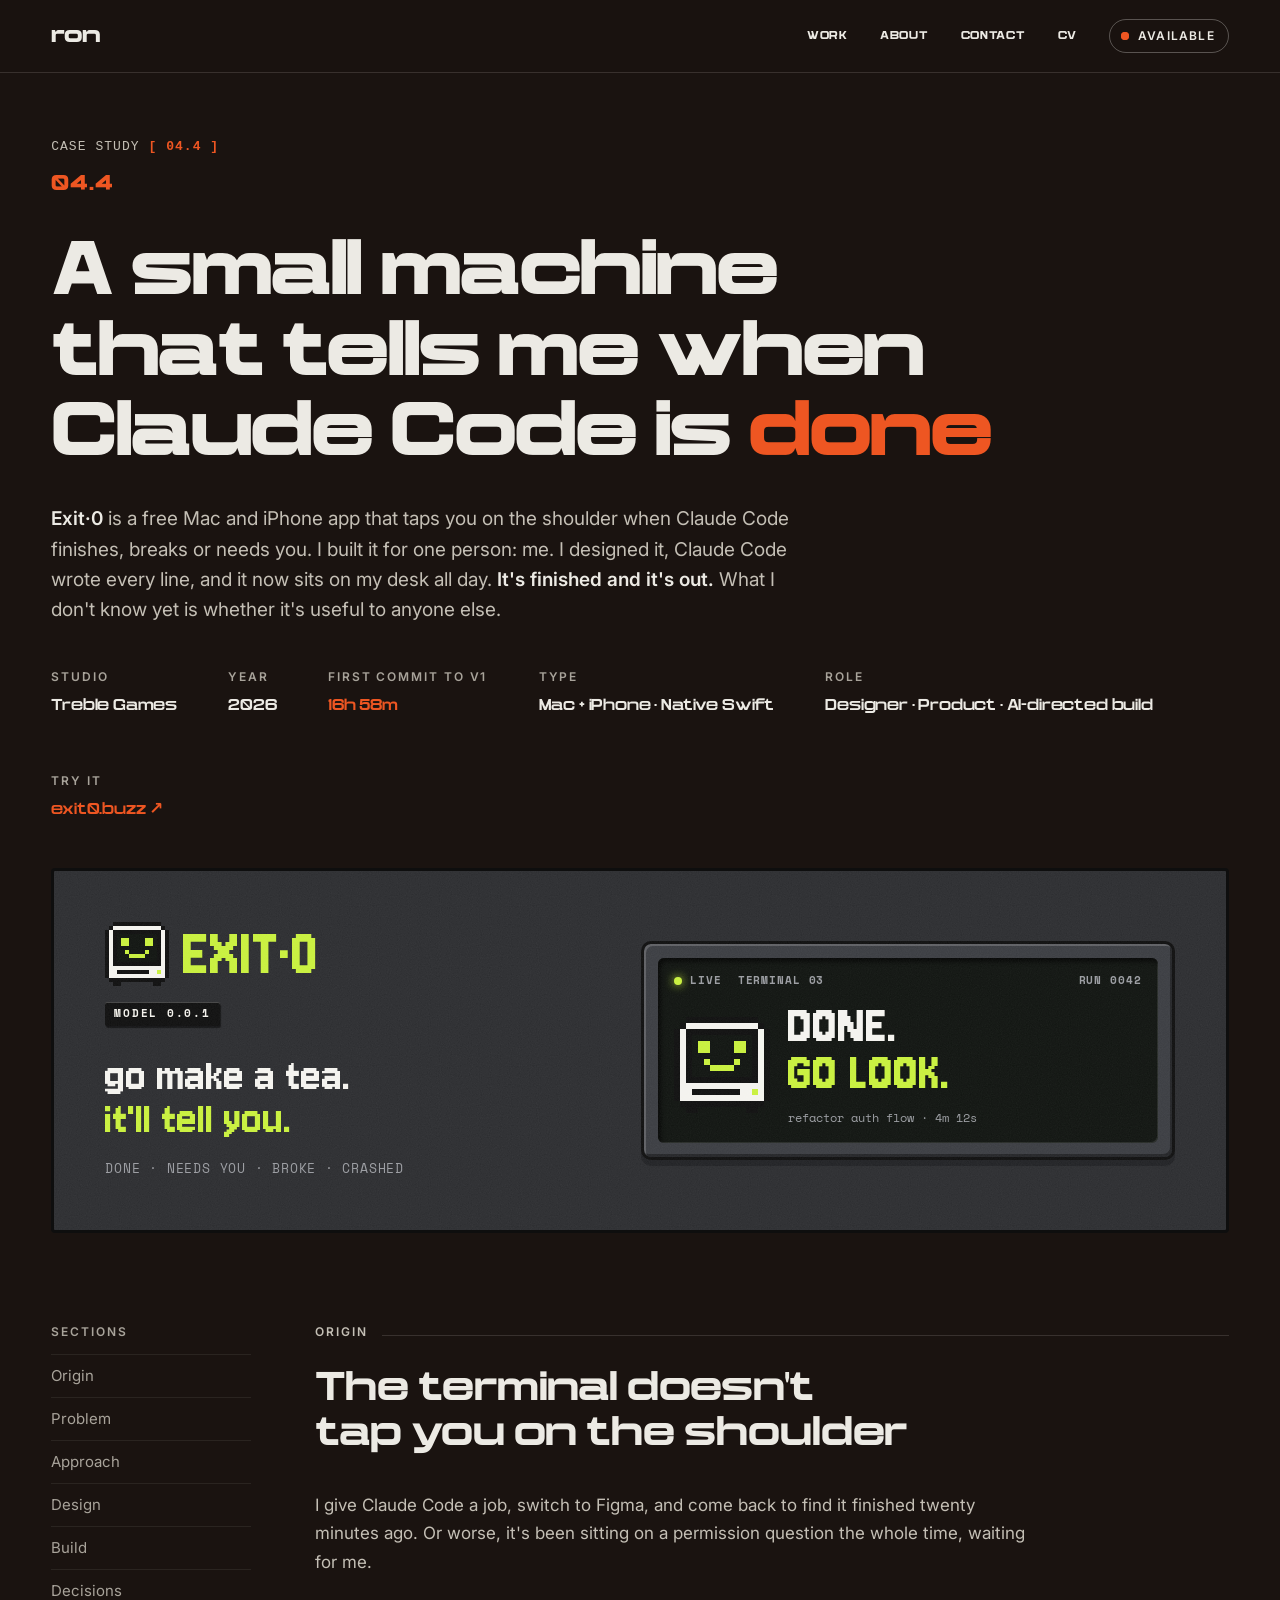
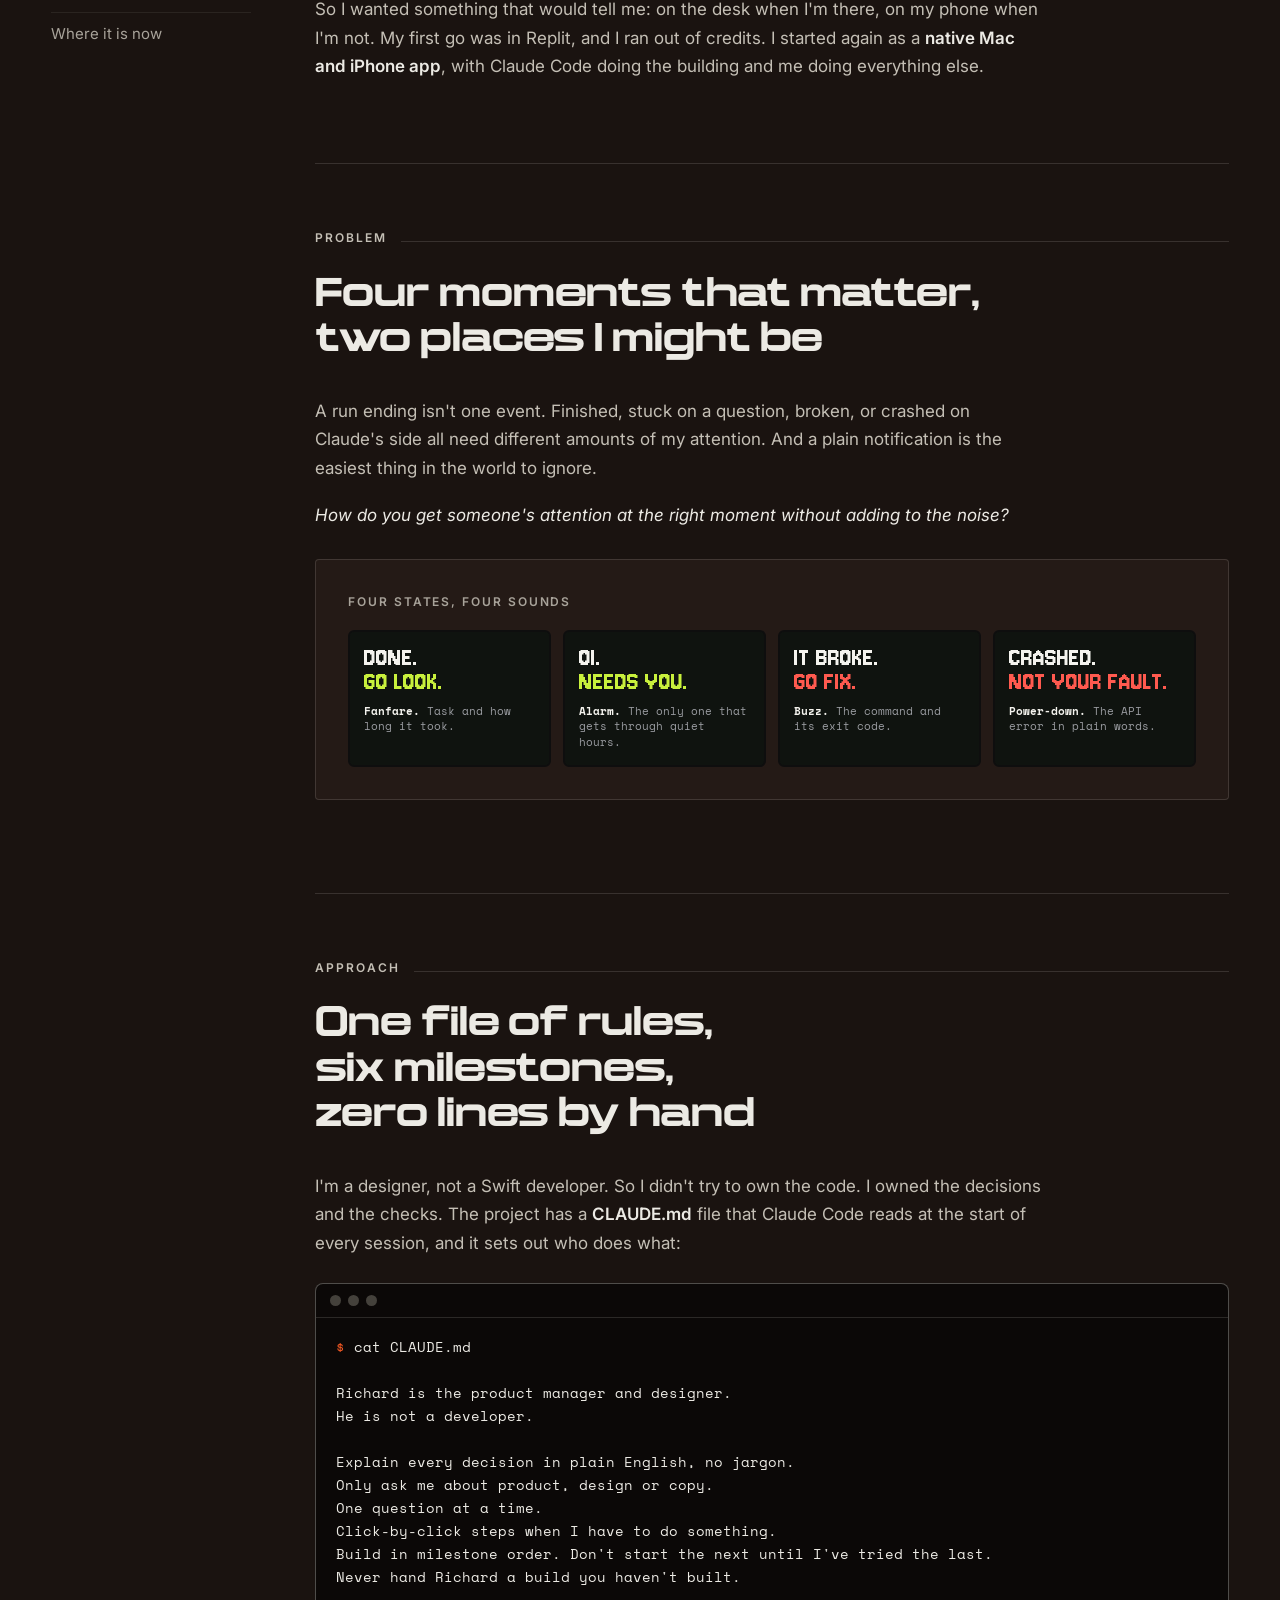
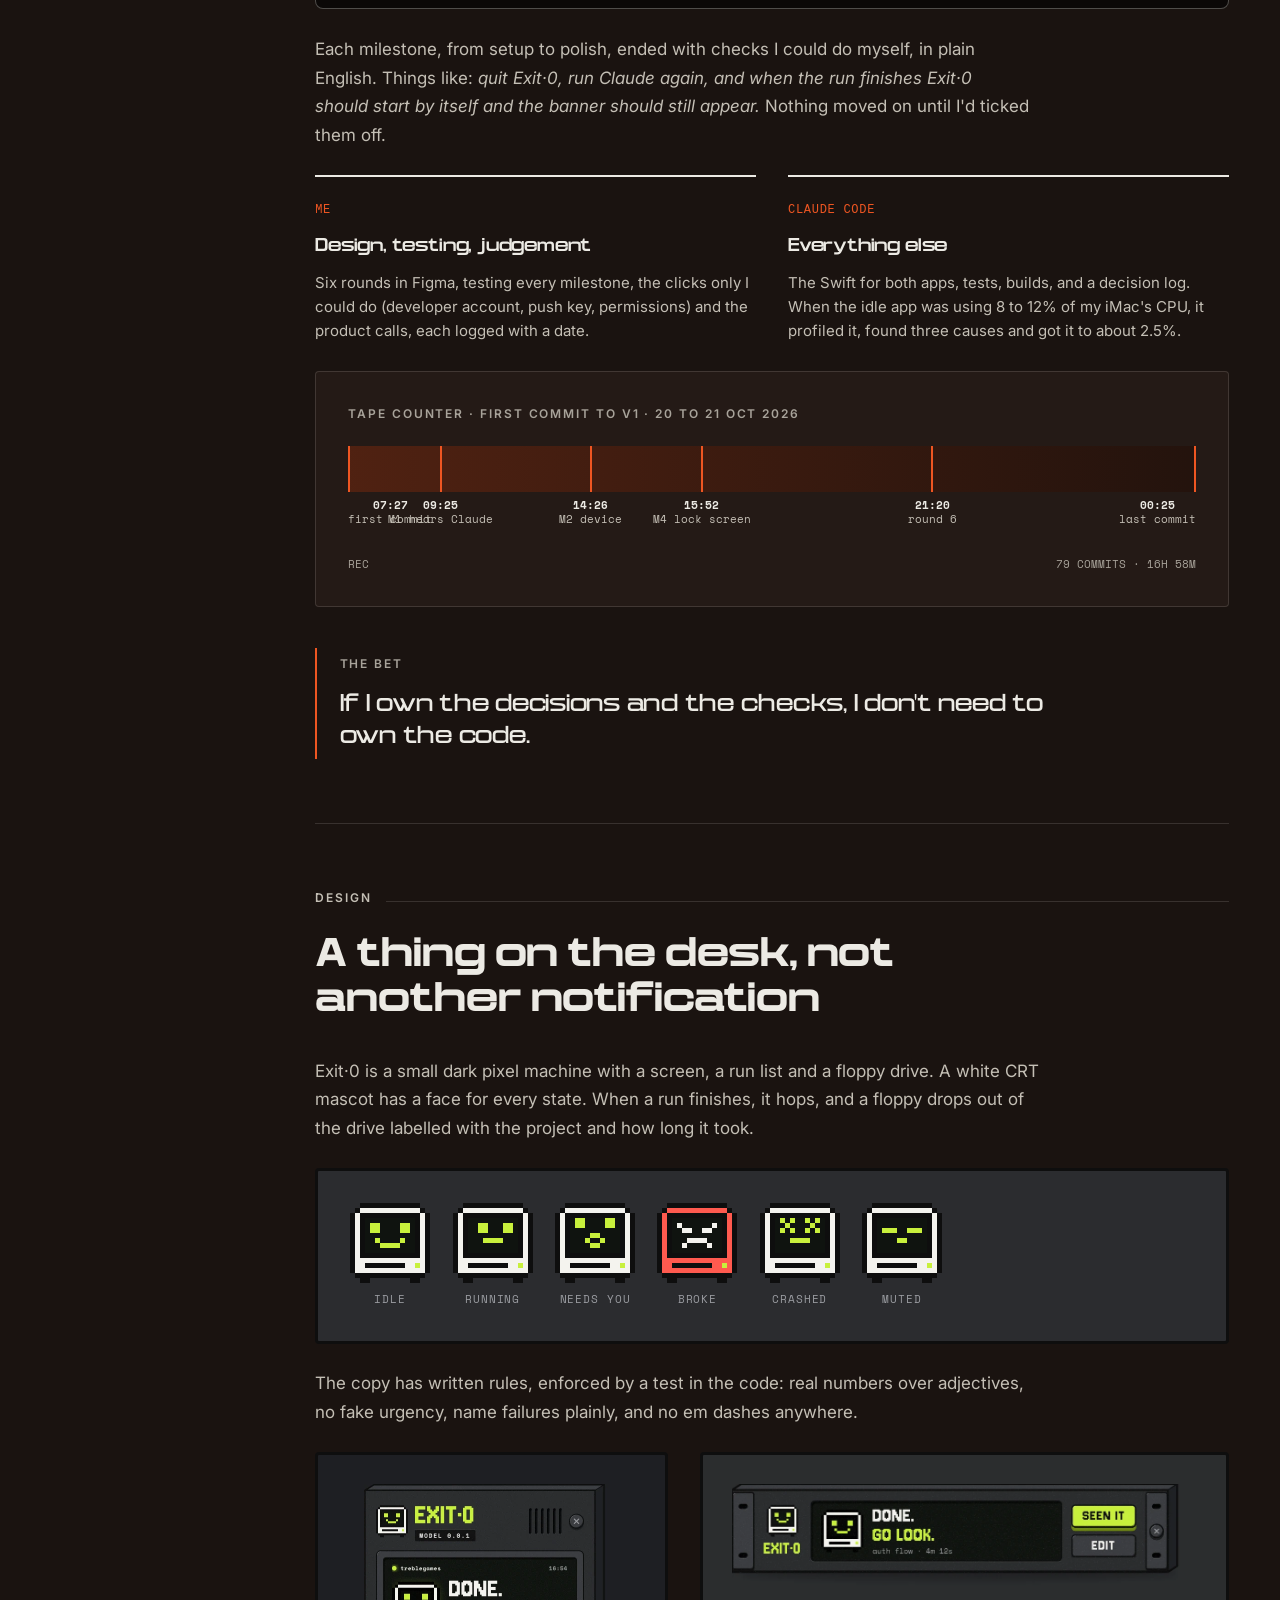
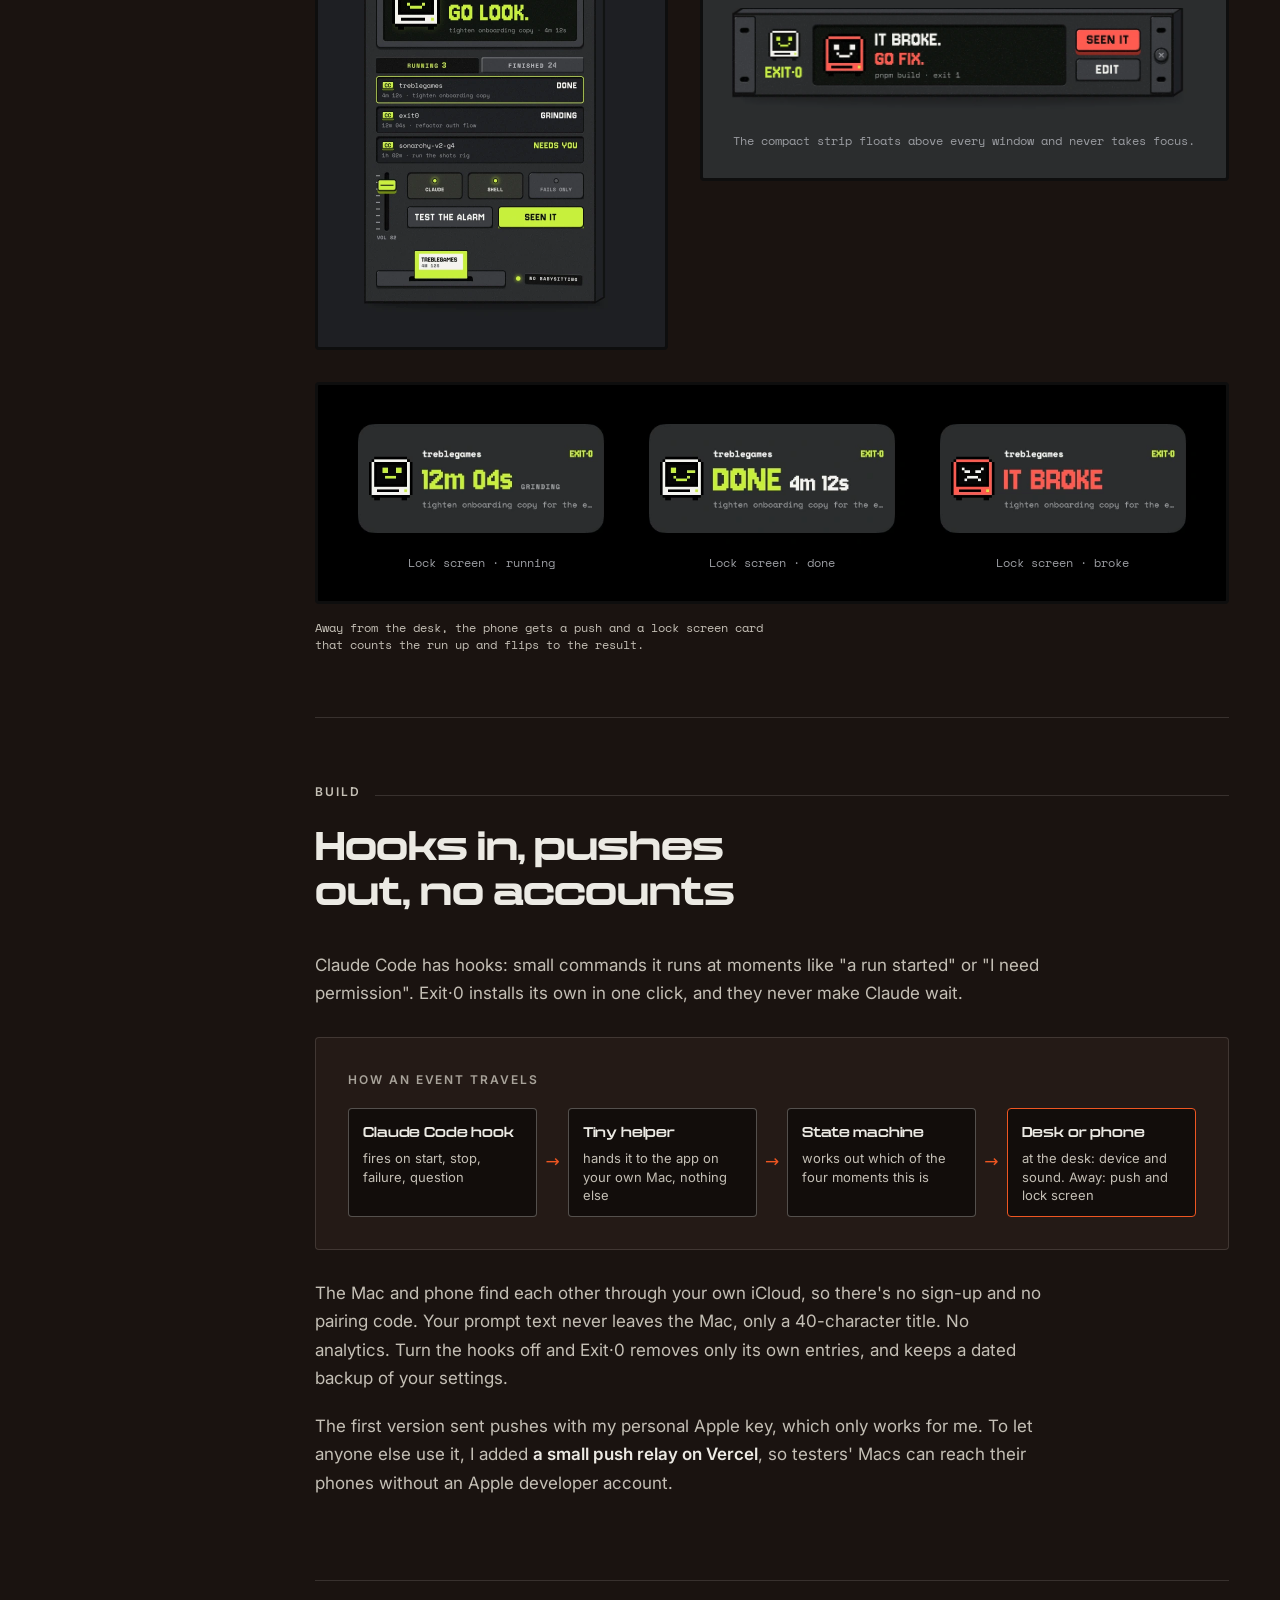
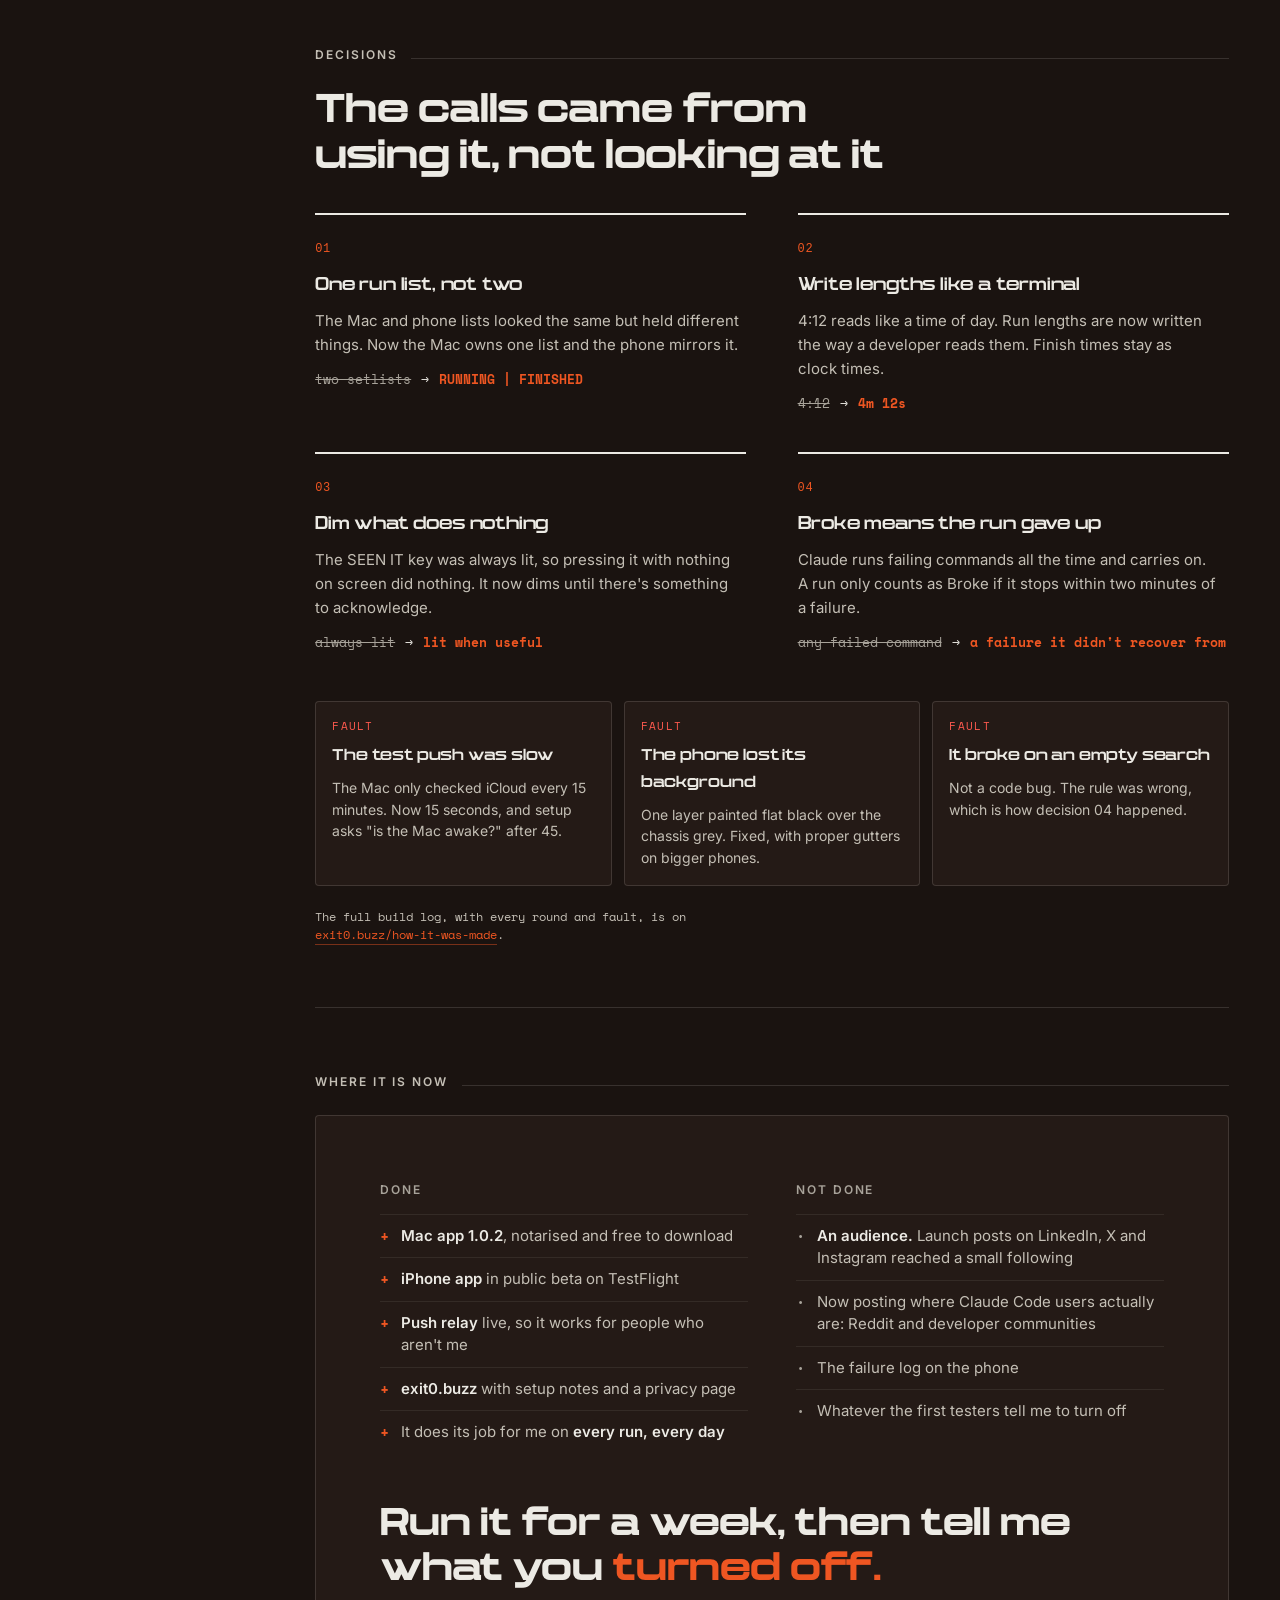
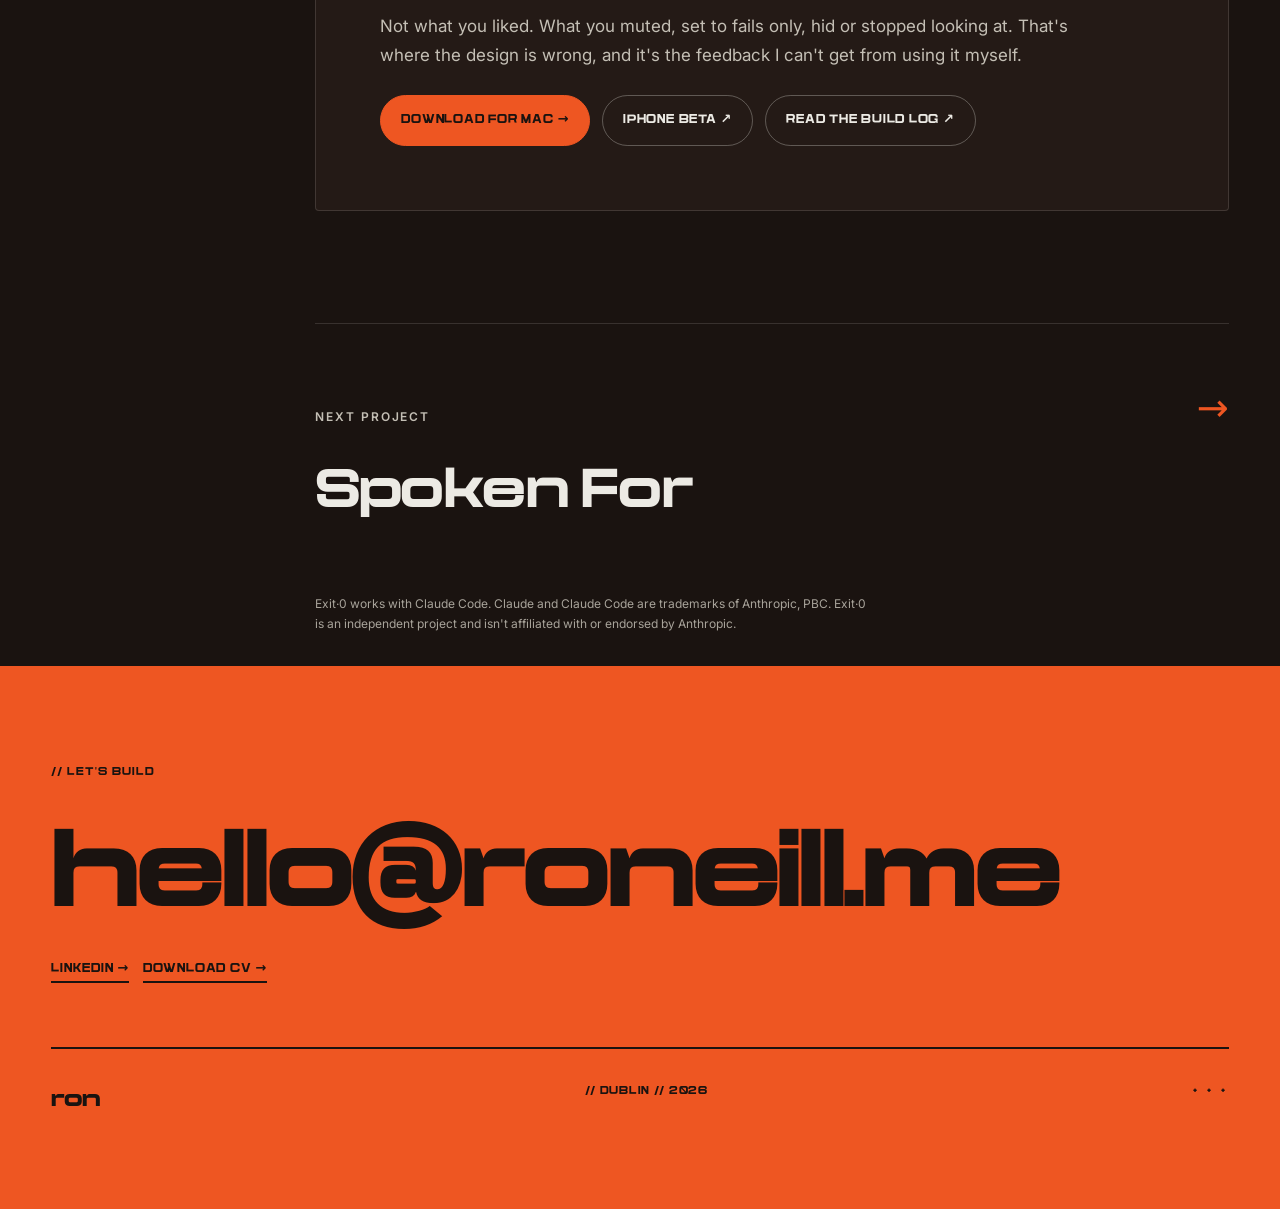
<file: case-studies/exit0/index.html>
<!DOCTYPE html>
<html lang="en">
<head>
<meta charset="utf-8">
<meta name="viewport" content="width=device-width, initial-scale=1">
<title>Exit·0, Case Study · roneill.me</title>
<meta name="description" content="Exit·0 is a free Mac and iPhone app that tells you when Claude Code finishes, breaks or needs you. Designed by Richard O'Neill, built with Claude Code.">
<meta name="theme-color" content="#1A1310">
<meta property="og:type" content="website">
<meta property="og:url" content="https://roneill.me/case-studies/exit0/">
<meta property="og:title" content="Exit·0 · A small machine that tells me when Claude Code is done">
<meta property="og:description" content="A free Mac and iPhone app that tells you when Claude Code finishes, breaks or needs you. Designed by Richard O'Neill, built with Claude Code.">
<meta property="og:image" content="https://roneill.me/case-studies/exit0/img/og-exit0.jpg">
<meta property="og:image:width" content="1200">
<meta property="og:image:height" content="630">
<meta property="og:image:alt" content="The Exit·0 device beside the line: go make a tea. it'll tell you.">
<meta property="og:site_name" content="roneill.me">
<meta name="twitter:card" content="summary_large_image">
<meta name="twitter:image" content="https://roneill.me/case-studies/exit0/img/og-exit0.jpg">
<link rel="icon" type="image/svg+xml" href="/favicon.svg">
<link rel="icon" type="image/png" sizes="32x32" href="/favicon-32x32.png">
<link rel="apple-touch-icon" sizes="180x180" href="/apple-touch-icon.png">
<link rel="stylesheet" href="/tokens/motion.css">
<script defer src="/motion-observe.js"></script>
<style>
  /* roneill.me tokens (same as sibling case studies) */
  @import url('https://fonts.googleapis.com/css2?family=Inter:wght@400;500;600;700&display=swap');
  @import url('https://fonts.googleapis.com/css2?family=Space+Mono:wght@400;700&family=Jersey+10&display=swap');
  /* Fonts: the site's shared TBJ Ultra Centric files in /assets/fonts */
  @font-face { font-family:'TBJ Ultra Centric'; src:url('/assets/fonts/tbj-ultra-centric-medium.woff2') format('woff2'); font-weight:500; font-display:swap; }
  @font-face { font-family:'TBJ Ultra Centric'; src:url('/assets/fonts/tbj-ultra-centric-semibold.woff2') format('woff2'); font-weight:600; font-display:swap; }
  @font-face { font-family:'TBJ Ultra Centric'; src:url('/assets/fonts/tbj-ultra-centric-bold.woff2') format('woff2'); font-weight:700; font-display:swap; }
  @font-face { font-family:'TBJ Ultra Centric'; src:url('/assets/fonts/tbj-ultra-centric-extrabold.woff2') format('woff2'); font-weight:800; font-display:swap; }

  :root{
    --paper:#ECEAE4; --espresso:#1A1310; --orange:#EE5622;
    --grey-600:#6B675F; --grey-400:#A8A39A;
    --espresso-soft:#241A16; --espresso-deep:#120D0B;
    --line-on-dark:rgba(236,234,228,0.14); --line-on-dark-strong:rgba(236,234,228,0.30);
    --bg:var(--espresso); --bg-elevated:var(--espresso-soft); --bg-sunken:var(--espresso-deep);
    --text:var(--paper); --text-muted:#C4BFB5; --text-faint:var(--grey-400);
    --border:var(--line-on-dark); --border-faint:rgba(236,234,228,0.08); --border-strong:var(--line-on-dark-strong);
    --font-display:'TBJ Ultra Centric', system-ui, sans-serif;
    --font-text:'Inter', system-ui, -apple-system, 'Segoe UI', sans-serif;
    --pad-x:clamp(1.5rem,4vw,4rem);
    /* Exit·0 brand, used only inside product panels */
    --x-ink:#0E0E0E; --x-chassis:#2B2C2F; --x-panel:#3A3C41; --x-side:#202124; --x-inset:#1E1F22;
    --x-screen:#0F130F; --x-acid:#C8F03C; --x-acid-deep:#6F8A12; --x-white:#F4F3EE; --x-dim:#9A9CA1; --x-broke:#FF5A4F;
  }
  *,*::before,*::after{ box-sizing:border-box; }
  html{ -webkit-text-size-adjust:100%; scroll-behavior:smooth; }
  body{ margin:0; background:var(--bg); color:var(--text); font-family:var(--font-text); font-size:1.0625rem; line-height:1.6;
    -webkit-font-smoothing:antialiased; -moz-osx-font-smoothing:grayscale; }
  ::selection{ background:var(--orange); color:var(--paper); }
  a{ color:var(--orange); text-decoration:none; }
  img{ max-width:100%; display:block; }
  h1,h2,h3{ font-family:var(--font-display); margin:0; }
  :focus-visible{ outline:2px solid var(--orange); outline-offset:3px; }
  strong{ color:var(--paper); font-weight:600; }

  /* header */
  .top{ position:sticky; top:0; z-index:40; background:color-mix(in srgb, var(--espresso) 82%, transparent);
    backdrop-filter:blur(10px); -webkit-backdrop-filter:blur(10px); border-bottom:1px solid var(--border); }
  .top-in{ max-width:1600px; margin:0 auto; padding:0 var(--pad-x); height:72px; display:flex; align-items:center; justify-content:space-between; }
  .logo{ font-family:var(--font-display); font-weight:800; font-size:24px; letter-spacing:-0.05em; color:var(--paper); }
  .nav{ display:flex; align-items:center; gap:clamp(1rem,2.5vw,2rem); }
  .nav a{ font-family:var(--font-display); font-weight:700; font-size:12px; text-transform:uppercase; letter-spacing:.06em; color:var(--paper); }
  .avail{ display:inline-flex; align-items:center; gap:9px; font-weight:600; font-size:12px; text-transform:uppercase; letter-spacing:.1em;
    border:1px solid var(--border-strong); border-radius:999px; padding:6px 13px 6px 11px; }
  .cs-dot{ position:relative; width:8px; height:8px; border-radius:50%; background:var(--orange); }
  .cs-dot::after{ content:""; position:absolute; inset:0; border-radius:50%; background:var(--orange); animation:cs-pulse 1.9s cubic-bezier(.22,1,.36,1) infinite; }
  @keyframes cs-pulse{ 0%{transform:scale(1);opacity:.55} 70%{transform:scale(2.6);opacity:0} 100%{opacity:0} }
  @media (max-width:560px){ .nav a.hide-sm{ display:none; } }

  /* hero */
  .hero{ max-width:1600px; margin:0 auto; padding:clamp(2.5rem,5vw,4.5rem) var(--pad-x) clamp(1.5rem,3vw,2.5rem); }
  .eyebrow{ font-family:ui-monospace,Menlo,monospace; font-size:13px; letter-spacing:.08em; text-transform:uppercase; color:var(--text-muted); }
  .eyebrow b{ color:var(--orange); font-weight:600; }
  .num{ font-family:var(--font-display); font-weight:800; font-size:clamp(1.1rem,2vw,1.4rem); color:var(--orange); letter-spacing:.04em; margin-top:.4em; }
  h1{ font-weight:800; font-size:clamp(2.6rem,6.4vw,5.5rem); line-height:.98; letter-spacing:-0.03em; margin:.35em 0 0; max-width:17ch; text-wrap:balance; }
  h1 em{ font-style:normal; color:var(--orange); }
  .lede{ font-size:1.1875rem; line-height:1.6; color:var(--text-muted); max-width:62ch; margin:clamp(1.4rem,3vw,2rem) 0 0; text-wrap:pretty; }
  .meta{ display:flex; flex-wrap:wrap; gap:clamp(1.5rem,4vw,3.5rem); margin:clamp(1.8rem,4vw,2.6rem) 0 0; }
  .meta dt{ font-weight:600; font-size:12px; text-transform:uppercase; letter-spacing:.16em; color:var(--text-faint); }
  .meta dd{ margin:6px 0 0; font-family:var(--font-display); font-weight:600; font-size:1.0625rem; letter-spacing:-0.01em; color:var(--paper); }
  .meta dd.hot, .meta dd a{ color:var(--orange); }

  /* Exit·0 cover panel */
  .x-cover{ position:relative; overflow:hidden; margin-top:clamp(1.6rem,3.5vw,3rem); border-radius:4px; background:var(--x-chassis);
    border:3px solid var(--x-ink); padding:clamp(1.4rem,4vw,3.2rem); display:grid; grid-template-columns:1fr 1.1fr; gap:clamp(1.2rem,4vw,3.5rem); align-items:center; }
  .x-cover::after{ content:""; position:absolute; inset:0; pointer-events:none; opacity:.12; mix-blend-mode:screen;
    background-image:url("data:image/svg+xml;utf8,<svg xmlns='http://www.w3.org/2000/svg' width='160' height='160'><filter id='n'><feTurbulence type='fractalNoise' baseFrequency='0.9' numOctaves='2' stitchTiles='stitch'/><feColorMatrix values='0 0 0 0 1  0 0 0 0 1  0 0 0 0 1  0 0 0 0.5 0'/></filter><rect width='100%25' height='100%25' filter='url(%23n)'/></svg>"); }
  .x-lockup{ display:flex; align-items:center; gap:14px; }
  .x-word{ font-family:'Jersey 10',monospace; font-size:clamp(44px,6vw,72px); line-height:.8; color:var(--x-acid); }
  .dymo{ display:inline-block; background:var(--x-ink); color:#F4F2EC; font-family:'Space Mono',monospace; font-weight:700; font-size:11px;
    letter-spacing:.16em; padding:3px 9px; border-radius:2px; box-shadow:1px 2px 1px rgba(0,0,0,.55), inset 0 1px 0 rgba(255,255,255,.22);
    text-shadow:0 1px 0 rgba(0,0,0,.5); text-transform:uppercase; }
  .dymo.acid{ background:var(--x-acid); color:#18200A; text-shadow:none; }
  .x-tag{ font-family:'Jersey 10',monospace; color:var(--x-white); font-size:clamp(30px,4vw,48px); line-height:.9; margin:.6em 0 .35em; }
  .x-tag span{ display:block; color:var(--x-acid); }
  .x-small{ font-family:'Space Mono',monospace; font-size:clamp(11px,1.2vw,13px); color:var(--x-dim); letter-spacing:.06em; text-transform:uppercase; }
  .bezel{ background:var(--x-panel); border:3px solid var(--x-ink); border-radius:10px; padding:14px;
    box-shadow:0 6px 0 var(--x-side), inset 2px 2px 0 rgba(255,255,255,.18), inset -2px -3px 0 rgba(0,0,0,.4); }
  .screen{ position:relative; overflow:hidden; background:var(--x-screen); border-radius:6px; padding:14px 16px 16px;
    box-shadow:inset 3px 4px 4px rgba(0,0,0,.75), inset -1px -1px 0 rgba(255,255,255,.1); }
  .scr-row{ display:flex; justify-content:space-between; font-family:'Space Mono',monospace; font-weight:700; font-size:11px; color:var(--x-dim); letter-spacing:.08em; }
  .led{ display:inline-block; width:8px; height:8px; border-radius:50%; background:var(--x-acid); box-shadow:0 0 10px var(--x-acid); margin-right:8px; vertical-align:middle; }
  .scr-main{ display:flex; align-items:center; gap:18px; margin-top:14px; }
  .scr-head{ font-family:'Jersey 10',monospace; font-size:clamp(40px,5vw,58px); line-height:.8; color:var(--x-white); }
  .scr-head span{ display:block; color:var(--x-acid); }
  .scr-detail{ font-family:'Space Mono',monospace; font-size:12px; color:var(--x-dim); margin-top:12px; }
  .mascot{ flex:none; image-rendering:pixelated; }
  .scan{ position:absolute; left:0; right:0; height:4px; background:var(--x-acid); opacity:.25; top:-4px; animation:scan 2.4s linear infinite; }
  @keyframes scan{ to{ top:100%; } }
  @media (max-width:760px){ .x-cover{ grid-template-columns:1fr; } }

  /* doc layout */
  .wrap{ max-width:1600px; margin:0 auto; padding:0 var(--pad-x); }
  .cs-doc{ display:grid; grid-template-columns:200px minmax(0,1fr); gap:clamp(2rem,5vw,5rem); padding:clamp(2rem,4vw,3.5rem) 0 0; }
  .cs-rail{ position:sticky; top:100px; align-self:start; }
  .rail-h{ font-weight:600; font-size:12px; text-transform:uppercase; letter-spacing:.16em; color:var(--text-faint); margin-bottom:.8rem; }
  .cs-rail ol{ list-style:none; margin:0; padding:0; }
  .cs-rail a{ display:block; padding:9px 0; font-size:.9375rem; color:var(--text-faint); border-top:1px solid var(--border-faint); }
  .cs-rail a:hover, .cs-rail a.on{ color:var(--paper); }
  section{ padding:clamp(2.5rem,5vw,4.5rem) 0; border-top:1px solid var(--border); }
  section:first-child{ padding-top:0; border-top:0; }
  .label{ display:flex; align-items:baseline; gap:14px; margin-bottom:24px; }
  .label span:first-child{ font-weight:600; font-size:12px; text-transform:uppercase; letter-spacing:.16em; color:var(--text-muted); }
  .label span:last-child{ flex:1; height:1px; background:var(--border); }
  h2{ font-weight:700; font-size:clamp(1.7rem,3.4vw,2.7rem); line-height:1.05; letter-spacing:-0.025em; margin:0 0 .8em; max-width:22ch; text-wrap:balance; }
  p{ font-size:1.0625rem; line-height:1.68; color:var(--text-muted); max-width:66ch; margin:0 0 1.1em; text-wrap:pretty; }
  p.q{ color:var(--paper); font-style:italic; }
  .link{ border-bottom:1px solid color-mix(in srgb, var(--orange) 45%, transparent); padding-bottom:1px; }
  .cap{ font-family:'Space Mono',monospace; font-size:12px; line-height:1.45; color:var(--text-muted); margin:.9rem 0 0; }
  .box{ border:1px solid var(--border); border-radius:4px; padding:clamp(1.4rem,3vw,2rem); margin:1.8rem 0; background:var(--bg-elevated); }
  .box-h{ font-weight:600; font-size:12px; text-transform:uppercase; letter-spacing:.16em; color:var(--text-faint); margin-bottom:1.2rem; }
  .bet{ border-left:2px solid var(--orange); padding:.4rem 0 .4rem 1.4rem; margin:clamp(1.8rem,4vw,2.6rem) 0 0; }
  .bet p{ font-family:var(--font-display); font-weight:500; font-size:clamp(1.375rem,2vw,1.875rem); line-height:1.25; letter-spacing:-0.01em; color:var(--paper); margin:.6em 0 0; max-width:40ch; }

  /* state table */
  .states{ display:grid; grid-template-columns:repeat(4,1fr); gap:12px; }
  .st{ background:var(--x-screen); border:2px solid var(--x-ink); border-radius:6px; padding:14px; }
  .st .h{ font-family:'Jersey 10',monospace; font-size:28px; line-height:.85; color:var(--x-white); }
  .st .h span{ display:block; color:var(--x-acid); }
  .st.bad .h span{ color:var(--x-broke); }
  .st .w{ font-family:'Space Mono',monospace; font-size:11px; color:var(--x-dim); margin-top:10px; line-height:1.45; }
  .st .w b{ color:var(--x-white); font-weight:700; }
  @media (max-width:900px){ .states{ grid-template-columns:1fr 1fr; } }

  /* terminal */
  .term{ background:#0B0807; border:1px solid var(--border-strong); border-radius:8px; overflow:hidden; margin:1.6rem 0; }
  .term-bar{ display:flex; gap:7px; padding:11px 14px; border-bottom:1px solid var(--border); }
  .term-bar i{ width:11px; height:11px; border-radius:50%; background:var(--grey-600); opacity:.6; }
  .term pre{ margin:0; padding:18px 20px 20px; font-family:'Space Mono',monospace; font-size:13.5px; line-height:1.7; color:var(--paper); white-space:pre-wrap; }
  .term .p{ color:var(--orange); }
  .term .c{ color:var(--grey-400); }
  .split{ display:grid; grid-template-columns:1fr 1fr; gap:clamp(1.2rem,3vw,2rem); margin-top:1.6rem; }
  .split > div{ border-top:2px solid var(--paper); padding-top:1.1rem; }
  .who{ font-family:ui-monospace,monospace; font-size:12px; color:var(--orange); letter-spacing:.06em; }
  .split h3, .dec h3{ font-weight:600; font-size:1.1875rem; letter-spacing:-0.01em; margin:.5em 0 0; color:var(--paper); }
  .split p, .dec p{ font-size:.9375rem; line-height:1.6; margin:.6em 0 0; }

  /* tape counter */
  .tape{ margin-top:1.4rem; }
  .tape-track{ position:relative; height:46px; border-radius:3px; background:var(--bg-sunken); }
  .tape-fill{ position:absolute; inset:0; background:linear-gradient(90deg, color-mix(in srgb, var(--orange) 28%, transparent), color-mix(in srgb, var(--orange) 8%, transparent)); border-radius:3px; }
  .tick{ position:absolute; top:0; bottom:0; width:2px; background:var(--orange); }
  .tick span{ position:absolute; top:52px; left:50%; transform:translateX(-50%); font-family:'Space Mono',monospace; font-size:11px; color:var(--text-muted); white-space:nowrap; text-align:center; line-height:1.3; }
  .tick span b{ display:block; color:var(--paper); font-weight:700; }
  .tape-legend{ display:flex; justify-content:space-between; margin-top:64px; font-family:'Space Mono',monospace; font-size:11px; color:var(--text-faint); }
  @media (max-width:700px){ .tick.minor span{ display:none; } }

  /* stats */
  .stats{ display:grid; grid-template-columns:repeat(4,1fr); gap:clamp(1.5rem,4vw,3rem); }
  .stat .n{ font-family:var(--font-display); font-weight:800; font-size:clamp(2.4rem,5vw,4rem); line-height:.9; letter-spacing:-0.04em; color:var(--paper); }
  .stat .n span{ color:var(--orange); }
  .stat .l{ font-size:.8125rem; line-height:1.45; color:var(--text-muted); margin-top:.9em; max-width:22ch; }
  @media (max-width:900px){ .stats{ grid-template-columns:1fr 1fr; } }

  /* design images */
  .faces{ display:flex; flex-wrap:wrap; gap:clamp(.8rem,2vw,1.4rem); background:var(--x-chassis); border:3px solid var(--x-ink); border-radius:4px; padding:clamp(1.2rem,3vw,2rem); margin-top:1.6rem; }
  .faces figure{ margin:0; display:flex; flex-direction:column; align-items:center; gap:8px; }
  .faces figcaption{ font-family:'Space Mono',monospace; font-size:11px; color:var(--x-dim); letter-spacing:.08em; text-transform:uppercase; }
  .gallery{ display:grid; grid-template-columns:.8fr 1.2fr; gap:clamp(1rem,2.5vw,2rem); margin-top:1.6rem; align-items:start; }
  /* product panels: each matches the background baked into its screenshots, so the images sit flush */
  .shot{ background:#1E1F23; border:3px solid var(--x-ink); border-radius:4px; padding:clamp(1rem,2.4vw,1.8rem); display:flex; flex-direction:column; align-items:center; justify-content:center; gap:1rem; }
  .shot img{ width:auto; max-height:520px; }
  .shot.strips{ background:#2B2D2E; }
  .shot.strips .cap{ color:var(--x-dim); }
  .shot.strips img{ width:100%; max-width:520px; height:auto; }
  .phones{ display:grid; grid-template-columns:repeat(3,1fr); gap:clamp(.8rem,2vw,1.4rem); margin-top:clamp(1rem,2.5vw,2rem);
    background:#000; border:3px solid var(--x-ink); border-radius:4px; padding:clamp(1rem,2.4vw,1.8rem); }
  .phones figure{ margin:0; }
  .phones img{ width:100%; height:auto; border-radius:14px; background:var(--bg-sunken); }
  .phones figcaption{ font-family:'Space Mono',monospace; font-size:11.5px; color:var(--x-dim); margin-top:.6rem; text-align:center; }
  @media (max-width:760px){ .gallery{ grid-template-columns:1fr; } .phones{ grid-template-columns:1fr 1fr; } }

  /* flow */
  .flow{ display:flex; flex-wrap:wrap; align-items:stretch; gap:8px; }
  .node{ flex:1 1 130px; border:1px solid var(--border-strong); border-radius:4px; padding:12px 14px; background:var(--bg-sunken); }
  .node b{ display:block; font-family:var(--font-display); font-weight:600; font-size:.95rem; color:var(--paper); letter-spacing:-0.01em; }
  .node span{ display:block; font-size:.8125rem; color:var(--text-muted); line-height:1.4; margin-top:4px; }
  .arrow{ align-self:center; color:var(--orange); font-family:var(--font-display); }
  .node.end{ border-color:var(--orange); }
  @media (max-width:760px){ .arrow{ transform:rotate(90deg); width:100%; text-align:center; } .node{ flex-basis:100%; } }

  /* decisions */
  .dec{ display:grid; grid-template-columns:1fr 1fr; gap:clamp(1.4rem,3vw,2.5rem) clamp(2rem,4vw,4rem); }
  .dec > div{ border-top:2px solid var(--paper); padding-top:1.1rem; }
  .ba{ display:flex; align-items:center; gap:10px; margin-top:.8rem; font-family:'Space Mono',monospace; font-size:12.5px; }
  .ba s{ color:var(--text-faint); }
  .ba b{ color:var(--orange); font-weight:700; }
  .faults{ display:grid; grid-template-columns:repeat(3,1fr); gap:12px; margin-top:clamp(2rem,4vw,3rem); }
  .fault{ border:1px solid var(--border); border-radius:4px; padding:16px; background:var(--bg-elevated); }
  .fault .t{ font-family:'Space Mono',monospace; font-size:11px; letter-spacing:.12em; text-transform:uppercase; color:var(--x-broke); }
  .fault h3{ font-weight:600; font-size:1.05rem; color:var(--paper); margin:.45em 0 0; letter-spacing:-0.01em; }
  .fault p{ font-size:.875rem; line-height:1.55; margin:.5em 0 0; }
  @media (max-width:900px){ .dec, .split, .faults{ grid-template-columns:1fr; } }

  /* now */
  .now{ background:var(--bg-elevated); border:1px solid var(--border); border-radius:4px; padding:clamp(1.8rem,5vw,4rem); }
  .ledger{ display:grid; grid-template-columns:1fr 1fr; gap:clamp(1.5rem,4vw,3rem); margin:0 0 clamp(2rem,4vw,3rem); }
  .ledger h3{ font-weight:600; font-size:12px; font-family:var(--font-text); text-transform:uppercase; letter-spacing:.16em; color:var(--text-faint); margin-bottom:.9rem; }
  .ledger ul{ list-style:none; margin:0; padding:0; }
  .ledger li{ padding:10px 0; border-top:1px solid var(--border-faint); font-size:.9375rem; line-height:1.5; color:var(--text-muted); display:flex; gap:12px; }
  .ledger li::before{ content:"+"; color:var(--orange); font-family:'Space Mono',monospace; font-weight:700; }
  .ledger .open li::before{ content:"·"; color:var(--text-faint); }
  .ledger li b{ color:var(--paper); font-weight:600; }
  .ask{ font-family:var(--font-display); font-weight:700; font-size:clamp(1.6rem,3.4vw,2.6rem); line-height:1.08; letter-spacing:-0.025em; color:var(--paper); max-width:24ch; margin:0 0 .5em; }
  .ask span{ color:var(--orange); }
  .ctas{ display:flex; flex-wrap:wrap; gap:12px; margin-top:1.6rem; }
  .btn{ display:inline-flex; align-items:center; gap:10px; font-family:var(--font-display); font-weight:700; font-size:13px; text-transform:uppercase; letter-spacing:.06em;
    padding:14px 20px; border-radius:999px; border:1px solid var(--border-strong); color:var(--paper); min-height:44px; }
  .btn.primary{ background:var(--orange); border-color:var(--orange); color:var(--espresso); }
  .btn:hover{ border-color:var(--orange); }
  .btn.primary:hover{ background:#D6431A; }
  @media (max-width:760px){ .ledger{ grid-template-columns:1fr; } }

  /* next + footer */
  .next{ display:flex; justify-content:space-between; align-items:baseline; gap:20px; padding:clamp(2rem,5vw,3.5rem) 0; border-top:1px solid var(--border); margin-top:clamp(2rem,4vw,3rem); flex-wrap:wrap; }
  .next .k{ font-weight:600; font-size:12px; text-transform:uppercase; letter-spacing:.16em; color:var(--text-muted); }
  .next .t{ font-family:var(--font-display); font-weight:700; font-size:clamp(2.25rem,4.6vw,4rem); letter-spacing:-0.025em; color:var(--paper); margin-top:.3em; }
  .next .a{ font-family:var(--font-display); font-size:clamp(1.75rem,3vw,2.75rem); color:var(--orange); }
  .tm{ font-size:.75rem; color:var(--text-faint); max-width:70ch; margin:0 0 2rem; }
  footer{ background:var(--orange); color:var(--espresso); padding:clamp(3rem,7vw,6rem) 0; }
  footer .in{ max-width:1600px; margin:0 auto; padding:0 var(--pad-x); }
  footer .k{ font-family:var(--font-display); font-weight:700; font-size:12px; text-transform:uppercase; letter-spacing:.08em; }
  footer .mail{ display:block; margin-top:clamp(1.5rem,4vw,2.5rem); font-family:var(--font-display); font-weight:800; font-size:clamp(2rem,9vw,8rem); line-height:.9; letter-spacing:-0.05em; color:var(--espresso); }
  footer .links{ display:flex; gap:14px; flex-wrap:wrap; margin-top:clamp(1.5rem,3vw,2rem); }
  footer .links a{ font-family:var(--font-display); font-weight:700; font-size:13px; text-transform:uppercase; letter-spacing:.06em; color:var(--espresso); border-bottom:2px solid var(--espresso); padding-bottom:2px; }
  footer .base{ display:flex; justify-content:space-between; flex-wrap:wrap; gap:12px; margin-top:clamp(2.5rem,6vw,4rem); padding-top:2rem; border-top:2px solid var(--espresso);
    font-family:var(--font-display); font-weight:700; font-size:12px; text-transform:uppercase; letter-spacing:.06em; }
  footer .base .logo{ color:var(--espresso); text-transform:none; font-size:24px; font-weight:800; letter-spacing:-0.05em; }

  .imgfail{ display:flex; align-items:center; justify-content:center; min-height:120px; width:100%; border:1px dashed var(--border-strong); border-radius:6px; font-family:'Space Mono',monospace; font-size:11px; color:var(--text-faint); text-align:center; padding:1rem; }
  @media (max-width:900px){ .cs-doc{ grid-template-columns:1fr; } .cs-rail{ display:none; } }
  @media (prefers-reduced-motion:reduce){
    html{ scroll-behavior:auto; }
    .cs-dot::after, .scan{ animation:none !important; display:none; }
  }
</style>
</head>
<body>

<div class="top"><div class="top-in">
  <a class="logo" href="../../index.html">ron</a>
  <nav class="nav">
    <a href="../../index.html#work">Work</a>
    <a class="hide-sm" href="../../index.html#about">About</a>
    <a href="#contact">Contact</a>
    <a class="hide-sm" href="../../cv.html">CV</a>
    <span class="avail"><span class="cs-dot"></span>Available</span>
  </nav>
</div></div>

<header class="hero">
  <div class="eyebrow">Case study <b>[ 04.4 ]</b></div>
  <div class="num">04.4</div>
  <h1 data-rise data-rise-total="600" class="tw-pending">A small machine that tells me when Claude Code is <em>done</em></h1>
  <p class="lede"><strong>Exit·0</strong> is a free Mac and iPhone app that taps you on the shoulder when Claude Code finishes, breaks or needs you. I built it for one person: me. I designed it, Claude Code wrote every line, and it now sits on my desk all day. <strong>It's finished and it's out.</strong> What I don't know yet is whether it's useful to anyone else.</p>
  <dl class="meta">
    <div><dt>Studio</dt><dd>Treble Games</dd></div>
    <div><dt>Year</dt><dd>2026</dd></div>
    <div><dt>First commit to v1</dt><dd class="hot">16h 58m</dd></div>
    <div><dt>Type</dt><dd>Mac + iPhone · Native Swift</dd></div>
    <div><dt>Role</dt><dd>Designer · Product · AI-directed build</dd></div>
    <div><dt>Try it</dt><dd><a href="https://www.exit0.buzz/">exit0.buzz ↗</a></dd></div>
  </dl>

  <div class="x-cover" role="img" aria-label="The Exit·0 device screen after a run: DONE. GO LOOK. refactor auth flow, 4m 12s.">
    <div>
      <div class="x-lockup"><canvas class="mascot" data-face="happy" data-scale="4" width="64" height="64"></canvas><div class="x-word">EXIT·0</div></div>
      <div style="margin-top:12px"><span class="dymo">Model 0.0.1</span></div>
      <div class="x-tag">go make a tea.<span>it'll tell you.</span></div>
      <div class="x-small">Done · Needs you · Broke · Crashed</div>
    </div>
    <div class="bezel"><div class="screen">
      <div class="scan" aria-hidden="true"></div>
      <div class="scr-row"><span><span class="led"></span>LIVE&nbsp; TERMINAL 03</span><span>RUN 0042</span></div>
      <div class="scr-main">
        <canvas class="mascot" id="heroMascot" data-face="happy" data-scale="6" width="96" height="96"></canvas>
        <div><div class="scr-head">DONE.<span>GO LOOK.</span></div><div class="scr-detail">refactor auth flow · 4m 12s</div></div>
      </div>
    </div></div>
  </div>
</header>

<div class="wrap"><div class="cs-doc">
  <aside class="cs-rail">
    <div class="rail-h">Sections</div>
    <ol>
      <li><a href="#c-origin">Origin</a></li>
      <li><a href="#c-problem">Problem</a></li>
      <li><a href="#c-approach">Approach</a></li>
      <li><a href="#c-design">Design</a></li>
      <li><a href="#c-build">Build</a></li>
      <li><a href="#c-decisions">Decisions</a></li>
      <li><a href="#c-now">Where it is now</a></li>
    </ol>
  </aside>

  <main>
    <section id="c-origin">
      <div class="label"><span>Origin</span><span></span></div>
      <h2>The terminal doesn't tap you on the shoulder</h2>
      <p>I give Claude Code a job, switch to Figma, and come back to find it finished twenty minutes ago. Or worse, it's been sitting on a permission question the whole time, waiting for me.</p>
      <p>So I wanted something that would tell me: on the desk when I'm there, on my phone when I'm not. My first go was in Replit, and I ran out of credits. I started again as a <strong>native Mac and iPhone app</strong>, with Claude Code doing the building and me doing everything else.</p>
    </section>

    <section id="c-problem">
      <div class="label"><span>Problem</span><span></span></div>
      <h2>Four moments that matter, two places I might be</h2>
      <p>A run ending isn't one event. Finished, stuck on a question, broken, or crashed on Claude's side all need different amounts of my attention. And a plain notification is the easiest thing in the world to ignore.</p>
      <p class="q">How do you get someone's attention at the right moment without adding to the noise?</p>
      <div class="box">
        <div class="box-h">Four states, four sounds</div>
        <div class="states">
          <div class="st"><div class="h">DONE.<span>GO LOOK.</span></div><div class="w"><b>Fanfare.</b> Task and how long it took.</div></div>
          <div class="st"><div class="h">OI.<span>NEEDS YOU.</span></div><div class="w"><b>Alarm.</b> The only one that gets through quiet hours.</div></div>
          <div class="st bad"><div class="h">IT BROKE.<span>GO FIX.</span></div><div class="w"><b>Buzz.</b> The command and its exit code.</div></div>
          <div class="st bad"><div class="h">CRASHED.<span>NOT YOUR FAULT.</span></div><div class="w"><b>Power-down.</b> The API error in plain words.</div></div>
        </div>
      </div>
    </section>

    <section id="c-approach">
      <div class="label"><span>Approach</span><span></span></div>
      <h2>One file of rules, six milestones, zero lines by hand</h2>
      <p>I'm a designer, not a Swift developer. So I didn't try to own the code. I owned the decisions and the checks. The project has a <strong>CLAUDE.md</strong> file that Claude Code reads at the start of every session, and it sets out who does what:</p>
      <div class="term" aria-label="Excerpt from the project's CLAUDE.md file">
        <div class="term-bar" aria-hidden="true"><i></i><i></i><i></i></div>
<pre><span class="p">$</span> cat CLAUDE.md

Richard is the product manager and designer.
He is not a developer.

Explain every decision in plain English, no jargon.
Only ask me about product, design or copy.
One question at a time.
Click-by-click steps when I have to do something.
Build in milestone order. Don't start the next until I've tried the last.
Never hand Richard a build you haven't built.</pre>
      </div>
      <p>Each milestone, from setup to polish, ended with checks I could do myself, in plain English. Things like: <em>quit Exit·0, run Claude again, and when the run finishes Exit·0 should start by itself and the banner should still appear.</em> Nothing moved on until I'd ticked them off.</p>

      <div class="split">
        <div><span class="who">ME</span><h3>Design, testing, judgement</h3><p>Six rounds in Figma, testing every milestone, the clicks only I could do (developer account, push key, permissions) and the product calls, each logged with a date.</p></div>
        <div><span class="who">CLAUDE CODE</span><h3>Everything else</h3><p>The Swift for both apps, tests, builds, and a decision log. When the idle app was using 8 to 12% of my iMac's CPU, it profiled it, found three causes and got it to about 2.5%.</p></div>
      </div>

      <div class="box">
        <div class="box-h">Tape counter · first commit to v1 · 20 to 21 Oct 2026</div>
        <div class="tape" aria-label="Timeline: first commit 07:27, M0 setup 08:33, M1 09:25, push test 10:28, M2 device 14:26, M3 phone 15:20, M4 lock screen 15:52, design round 5 18:12, round 6 21:20, last commit 00:25.">
          <div class="tape-track"><div class="tape-fill"></div>
            <!-- position = minutes since 07:27 / 1018 -->
            <div class="tick" style="left:0%"><span style="transform:none;left:0"><b>07:27</b>first commit</span></div>
            <div class="tick minor" style="left:10.8%"><span><b>09:25</b>M1 hears Claude</span></div>
            <div class="tick minor" style="left:28.5%"><span><b>14:26</b>M2 device</span></div>
            <div class="tick minor" style="left:41.6%"><span><b>15:52</b>M4 lock screen</span></div>
            <div class="tick minor" style="left:68.8%"><span><b>21:20</b>round 6</span></div>
            <div class="tick" style="left:99.8%"><span style="transform:none;left:auto;right:0"><b>00:25</b>last commit</span></div>
          </div>
          <div class="tape-legend"><span>REC</span><span>79 COMMITS · 16H 58M</span></div>
        </div>
      </div>

      <div class="bet"><div class="box-h" style="margin:0">The bet</div><p>If I own the decisions and the checks, I don't need to own the code.</p></div>
    </section>

    <section id="c-design">
      <div class="label"><span>Design</span><span></span></div>
      <h2>A thing on the desk, not another notification</h2>
      <p>Exit·0 is a small dark pixel machine with a screen, a run list and a floppy drive. A white CRT mascot has a face for every state. When a run finishes, it hops, and a floppy drops out of the drive labelled with the project and how long it took.</p>
      <div class="faces" aria-label="The mascot's faces: happy, working, shocked, angry, dead, sleepy.">
        <figure><canvas class="mascot" data-face="happy" data-scale="5" width="80" height="80"></canvas><figcaption>Idle</figcaption></figure>
        <figure><canvas class="mascot" data-face="working" data-scale="5" width="80" height="80"></canvas><figcaption>Running</figcaption></figure>
        <figure><canvas class="mascot" data-face="shocked" data-scale="5" width="80" height="80"></canvas><figcaption>Needs you</figcaption></figure>
        <figure><canvas class="mascot" data-face="angry" data-scale="5" data-body="broke" width="80" height="80"></canvas><figcaption>Broke</figcaption></figure>
        <figure><canvas class="mascot" data-face="dead" data-scale="5" width="80" height="80"></canvas><figcaption>Crashed</figcaption></figure>
        <figure><canvas class="mascot" data-face="sleepy" data-scale="5" width="80" height="80"></canvas><figcaption>Muted</figcaption></figure>
      </div>
      <p style="margin-top:1.6rem">The copy has written rules, enforced by a test in the code: real numbers over adjectives, no fake urgency, name failures plainly, and no em dashes anywhere.</p>

      <div class="gallery">
        <div class="shot"><img src="img/device-case@2x.webp" alt="The Exit·0 Mac device, round 4: screen, run list, pads, keys and floppy drive." loading="lazy" width="255" height="434"></div>
        <div class="shot strips">
          <img src="img/strip-done@2x.webp" alt="The compact strip after a run finished: DONE. GO LOOK., auth flow, 4m 12s." loading="lazy" width="507" height="117">
          <img src="img/strip-fail@2x.webp" alt="The compact strip after a failure: IT BROKE. GO FIX., pnpm build, exit 1." loading="lazy" width="503" height="117">
          <p class="cap" style="text-align:center;margin:0">The compact strip floats above every window and never takes focus.</p>
        </div>
      </div>
      <div class="phones">
        <figure><img src="img/lock-running.webp" width="393" height="192" alt="Lock screen card, running: treblegames, 12m 04s, GRINDING." loading="lazy"><figcaption>Lock screen · running</figcaption></figure>
        <figure><img src="img/lock-done.webp" width="393" height="192" alt="Lock screen card, done: treblegames, DONE 4m 12s." loading="lazy"><figcaption>Lock screen · done</figcaption></figure>
        <figure><img src="img/lock-broke.webp" width="393" height="192" alt="Lock screen card, broke: treblegames, IT BROKE in red, pnpm build, exit 1." loading="lazy"><figcaption>Lock screen · broke</figcaption></figure>
      </div>
      <p class="cap">Away from the desk, the phone gets a push and a lock screen card that counts the run up and flips to the result.</p>
    </section>

    <section id="c-build">
      <div class="label"><span>Build</span><span></span></div>
      <h2>Hooks in, pushes out, no accounts</h2>
      <p>Claude Code has hooks: small commands it runs at moments like "a run started" or "I need permission". Exit·0 installs its own in one click, and they never make Claude wait.</p>
      <div class="box">
        <div class="box-h">How an event travels</div>
        <div class="flow">
          <div class="node"><b>Claude Code hook</b><span>fires on start, stop, failure, question</span></div>
          <div class="arrow" aria-hidden="true">→</div>
          <div class="node"><b>Tiny helper</b><span>hands it to the app on your own Mac, nothing else</span></div>
          <div class="arrow" aria-hidden="true">→</div>
          <div class="node"><b>State machine</b><span>works out which of the four moments this is</span></div>
          <div class="arrow" aria-hidden="true">→</div>
          <div class="node end"><b>Desk or phone</b><span>at the desk: device and sound. Away: push and lock screen</span></div>
        </div>
      </div>
      <p>The Mac and phone find each other through your own iCloud, so there's no sign-up and no pairing code. Your prompt text never leaves the Mac, only a 40-character title. No analytics. Turn the hooks off and Exit·0 removes only its own entries, and keeps a dated backup of your settings.</p>
      <p>The first version sent pushes with my personal Apple key, which only works for me. To let anyone else use it, I added <strong>a small push relay on Vercel</strong>, so testers' Macs can reach their phones without an Apple developer account.</p>
    </section>

    <section id="c-decisions">
      <div class="label"><span>Decisions</span><span></span></div>
      <h2>The calls came from using it, not looking at it</h2>
      <div class="dec">
        <div><span class="who">01</span><h3>One run list, not two</h3><p>The Mac and phone lists looked the same but held different things. Now the Mac owns one list and the phone mirrors it.</p><div class="ba"><s>two setlists</s><span>→</span><b>RUNNING | FINISHED</b></div></div>
        <div><span class="who">02</span><h3>Write lengths like a terminal</h3><p>4:12 reads like a time of day. Run lengths are now written the way a developer reads them. Finish times stay as clock times.</p><div class="ba"><s>4:12</s><span>→</span><b>4m 12s</b></div></div>
        <div><span class="who">03</span><h3>Dim what does nothing</h3><p>The SEEN IT key was always lit, so pressing it with nothing on screen did nothing. It now dims until there's something to acknowledge.</p><div class="ba"><s>always lit</s><span>→</span><b>lit when useful</b></div></div>
        <div><span class="who">04</span><h3>Broke means the run gave up</h3><p>Claude runs failing commands all the time and carries on. A run only counts as Broke if it stops within two minutes of a failure.</p><div class="ba"><s>any failed command</s><span>→</span><b>a failure it didn't recover from</b></div></div>
      </div>
      <div class="faults">
        <div class="fault"><div class="t">Fault</div><h3>The test push was slow</h3><p>The Mac only checked iCloud every 15 minutes. Now 15 seconds, and setup asks "is the Mac awake?" after 45.</p></div>
        <div class="fault"><div class="t">Fault</div><h3>The phone lost its background</h3><p>One layer painted flat black over the chassis grey. Fixed, with proper gutters on bigger phones.</p></div>
        <div class="fault"><div class="t">Fault</div><h3>It broke on an empty search</h3><p>Not a code bug. The rule was wrong, which is how decision 04 happened.</p></div>
      </div>
      <p class="cap" style="margin-top:1.4rem">The full build log, with every round and fault, is on <a class="link" href="https://www.exit0.buzz/how-it-was-made/">exit0.buzz/how-it-was-made</a>.</p>
    </section>

    <section id="c-now">
      <div class="label"><span>Where it is now</span><span></span></div>
      <div class="now">
        <div class="ledger">
          <div>
            <h3>Done</h3>
            <ul>
              <li><span><b>Mac app 1.0.2</b>, notarised and free to download</span></li>
              <li><span><b>iPhone app</b> in public beta on TestFlight</span></li>
              <li><span><b>Push relay</b> live, so it works for people who aren't me</span></li>
              <li><span><b>exit0.buzz</b> with setup notes and a privacy page</span></li>
              <li><span>It does its job for me on <b>every run, every day</b></span></li>
            </ul>
          </div>
          <div class="open">
            <h3>Not done</h3>
            <ul>
              <li><span><b>An audience.</b> Launch posts on LinkedIn, X and Instagram reached a small following</span></li>
              <li><span>Now posting where Claude Code users actually are: Reddit and developer communities</span></li>
              <li><span>The failure log on the phone</span></li>
              <li><span>Whatever the first testers tell me to turn off</span></li>
            </ul>
          </div>
        </div>
        <p class="ask">Run it for a week, then tell me what you <span>turned off.</span></p>
        <p>Not what you liked. What you muted, set to fails only, hid or stopped looking at. That's where the design is wrong, and it's the feedback I can't get from using it myself.</p>
        <div class="ctas">
          <a class="btn primary" href="https://www.exit0.buzz/download/">Download for Mac →</a>
          <a class="btn" href="https://testflight.apple.com/join/tH8MMJST">iPhone beta ↗</a>
          <a class="btn" href="https://www.exit0.buzz/how-it-was-made/">Read the build log ↗</a>
        </div>
      </div>
    </section>

    <a class="next" href="../spoken-for/index.html">
      <div><div class="k">Next project</div><div class="t">Spoken For</div></div>
      <span class="a">→</span>
    </a>
    <p class="tm">Exit·0 works with Claude Code. Claude and Claude Code are trademarks of Anthropic, PBC. Exit·0 is an independent project and isn't affiliated with or endorsed by Anthropic.</p>
  </main>
</div></div>

<footer id="contact"><div class="in">
  <span class="k">// Let's build</span>
  <a class="mail" href="mailto:hello@roneill.me">hello@roneill.me</a>
  <div class="links"><a href="https://linkedin.com/in/roneillme">LinkedIn →</a><a href="../../cv.html">Download CV →</a></div>
  <div class="base"><span class="logo">ron</span><span>// Dublin // 2026</span><span style="letter-spacing:.3em">+ + +</span></div>
</div></footer>

<script>
/* Exit·0 pixel mascot, drawn from the maps in DESIGN.md */
(function(){
  var BODY=["..KKKKKKKKKKKK..",".KCCCCCCCCCCCCK.","KCKKKKKKKKKKKKCK","KCKSSSSSSSSSSKCK","KCKSSSSSSSSSSKCK","KCKSSSSSSSSSSKCK","KCKSSSSSSSSSSKCK","KCKSSSSSSSSSSKCK","KCKSSSSSSSSSSKCK","KCKSSSSSSSSSSKCK","KCKKKKKKKKKKKKCK","KCCCCCCCCCCCCCCK","KCCKKKKKKKKCCDCK","KCCCCCCCCCCCCCCK",".KKKKKKKKKKKKKK.","..KK........KK.."];
  var F={
    happy:["..........",".EE....EE.",".EE....EE.","..........","..M....M..","...MMMM...",".........."],
    blink:["..........","..........","..........",".EE....EE.","..M....M..","...MMMM...",".........."],
    wink:["..........",".EE.......",".EE....EEE","..........","..M....M..","...MMMM...",".........."],
    working:["..........","..EE...EE.","..EE...EE.","..........","...MMMM...","..........",".........."],
    shocked:[".EE....EE.",".EE....EE.","..........","....MM....","...M..M...","....MM....",".........."],
    angry:["..........",".E......E.","..EE..EE..","..........","...MMMM...","..M....M..",".........."],
    sleepy:["..........","..........",".EEE..EEE.","..........","....MM....","..........",".........."],
    dead:[".E.E..E.E.","..E....E..",".E.E..E.E.","..........","...MMMM...","..........",".........."]
  };
  function draw(cv,face){
    var s=+cv.dataset.scale||4, broke=cv.dataset.body==="broke", ctx=cv.getContext('2d');
    var col={K:'#0E0E0E',C:broke?'#FF5A4F':'#F4F3EE',S:'#0F130F',D:'#C8F03C',E:broke?'#F4F3EE':'#C8F03C',M:broke?'#F4F3EE':'#C8F03C'};
    ctx.clearRect(0,0,cv.width,cv.height);
    var rows=BODY.map(function(r){return r.split('');});
    (F[face]||F.happy).forEach(function(r,y){ r.split('').forEach(function(ch,x){ if(ch!=='.') rows[y+3][x+3]=ch; }); });
    rows.forEach(function(r,y){ r.forEach(function(ch,x){ if(col[ch]){ ctx.fillStyle=col[ch]; ctx.fillRect(x*s,y*s,s,s); } }); });
  }
  var cvs=document.querySelectorAll('canvas.mascot');
  cvs.forEach(function(cv){ var s=+cv.dataset.scale||4; cv.width=16*s; cv.height=16*s; draw(cv,cv.dataset.face); });
  var reduce=window.matchMedia&&window.matchMedia('(prefers-reduced-motion: reduce)').matches;
  var hero=document.getElementById('heroMascot');
  if(hero && !reduce){
    var seq=[['happy',1800],['blink',150],['happy',150],['blink',100],['happy',1600],['wink',900]], i=0;
    (function step(){ draw(hero,seq[i][0]); var t=seq[i][1]; i=(i+1)%seq.length; setTimeout(step,t); })();
  }
  document.querySelectorAll('img').forEach(function(img){ img.addEventListener('error',function(){ var d=document.createElement('div'); d.className='imgfail'; d.textContent=img.alt; img.replaceWith(d); }); if(img.complete && !img.naturalWidth && img.src) img.dispatchEvent(new Event('error')); });
})();
</script>
</body>
</html>
</file>
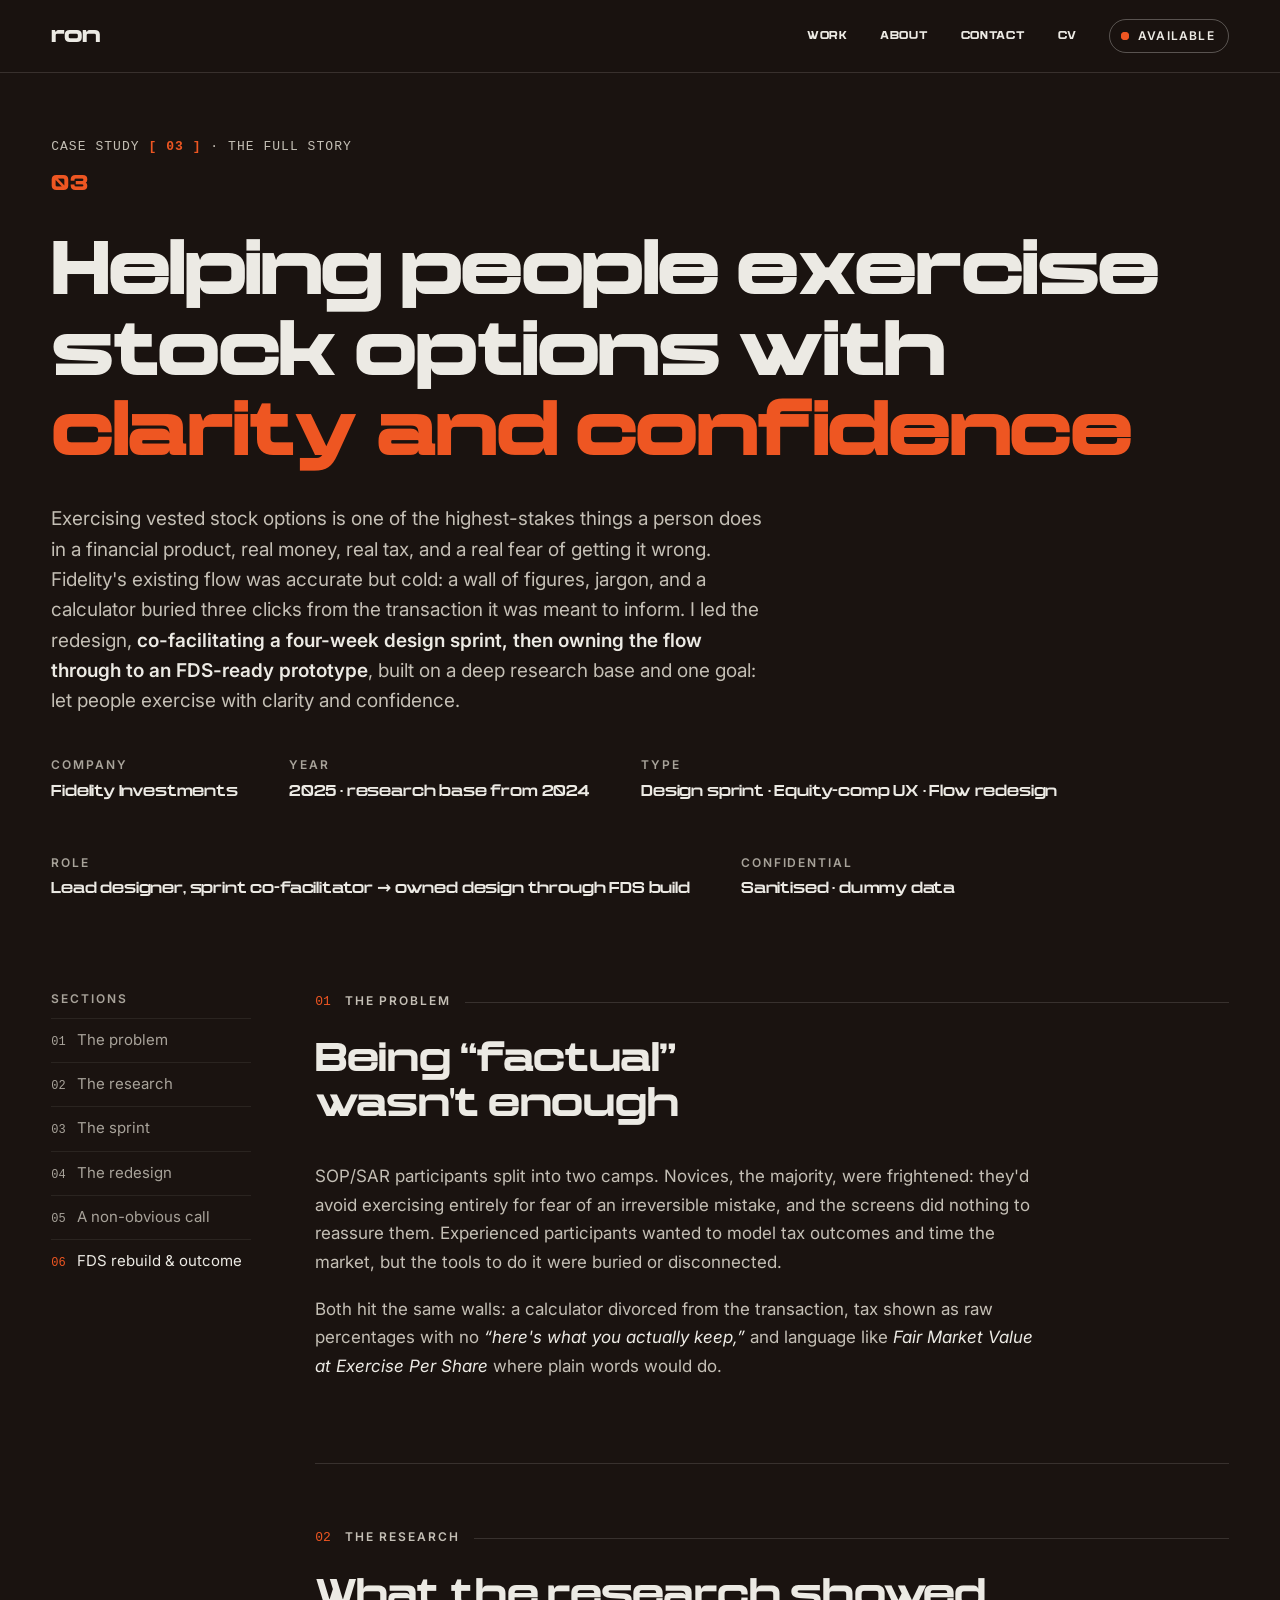
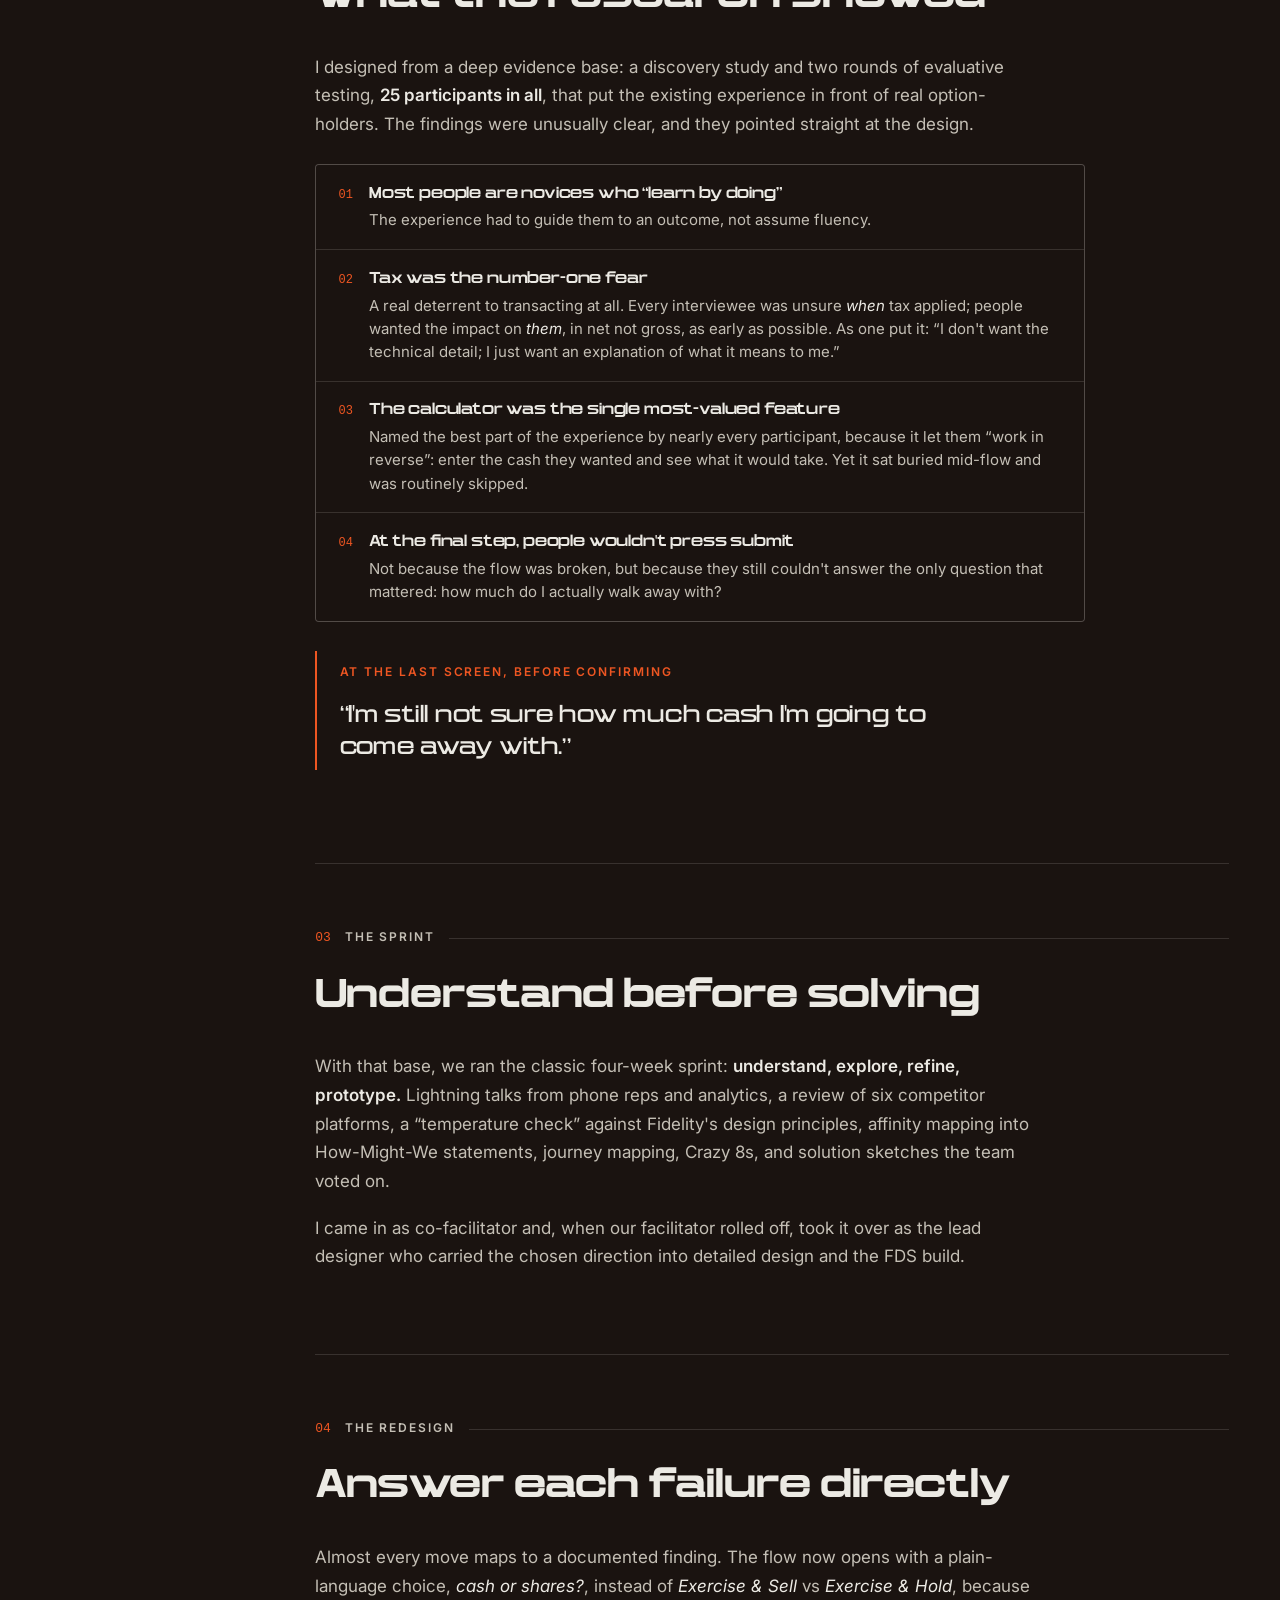
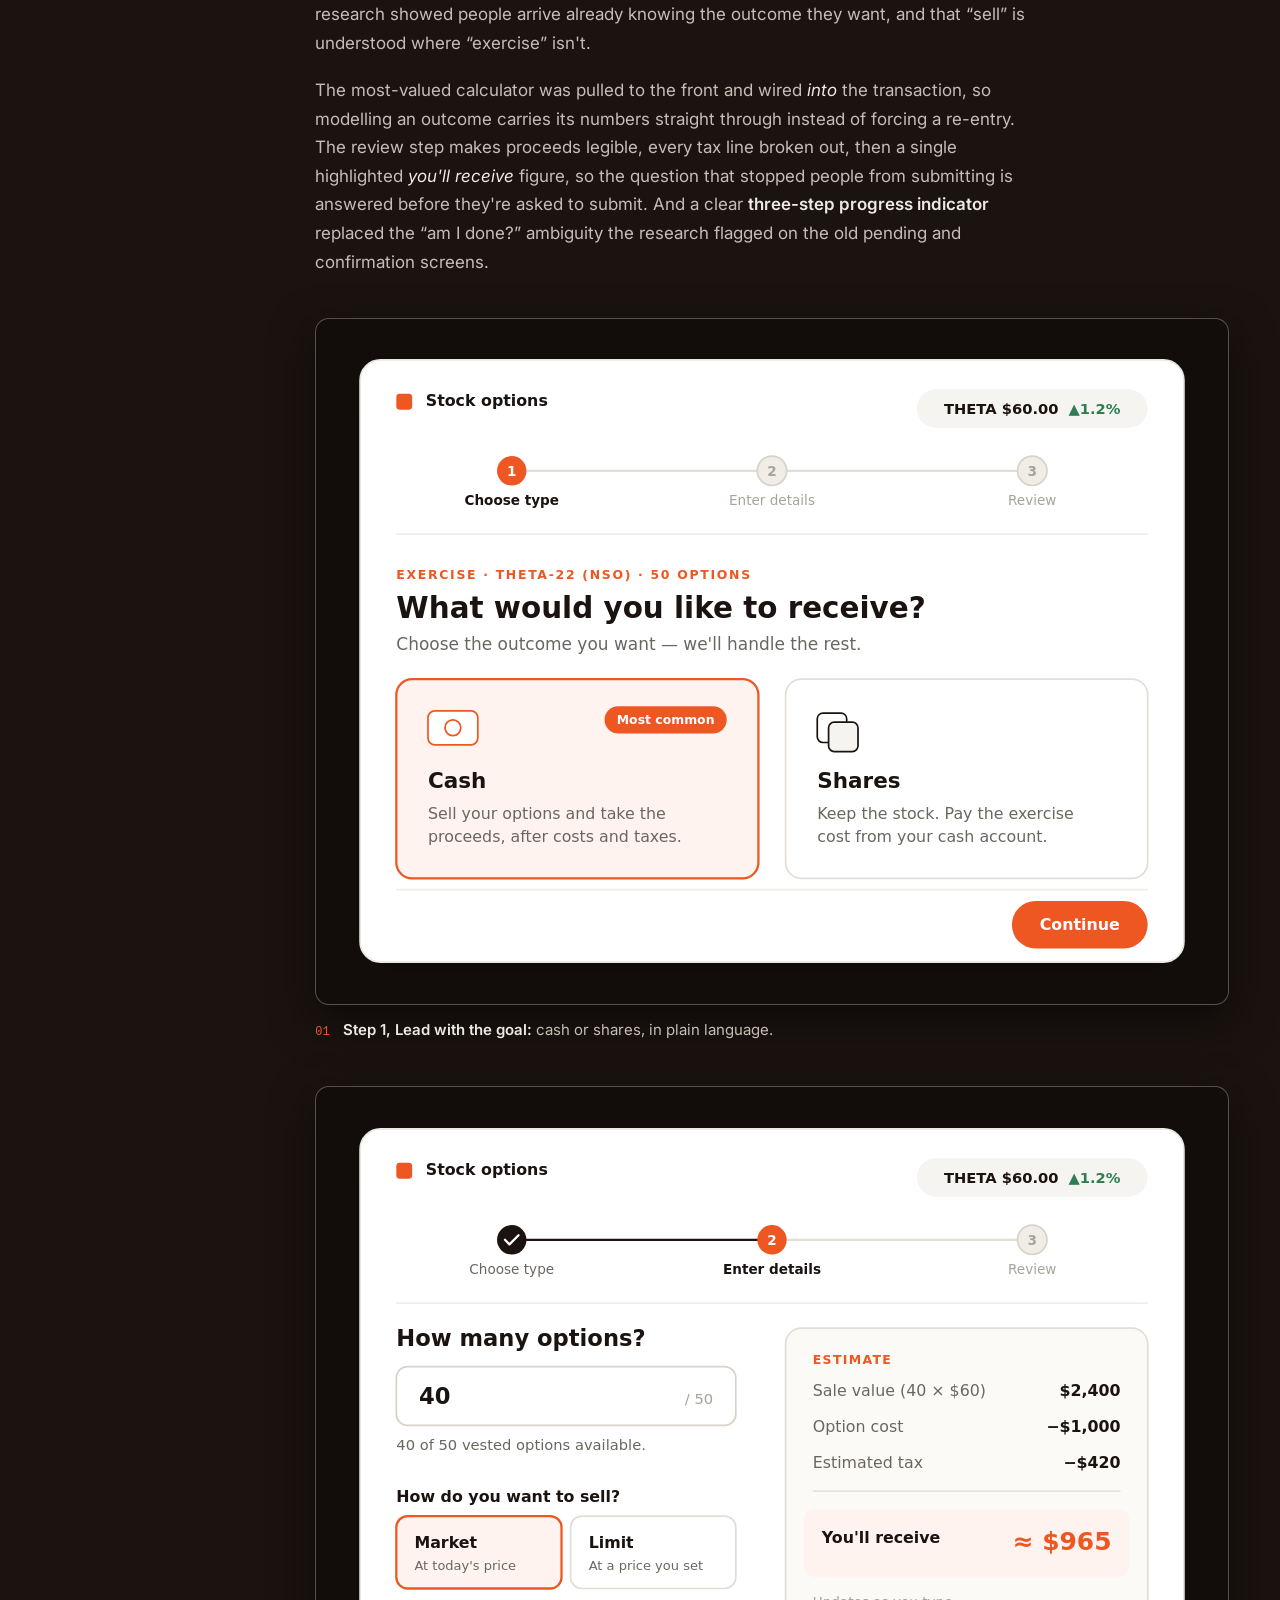
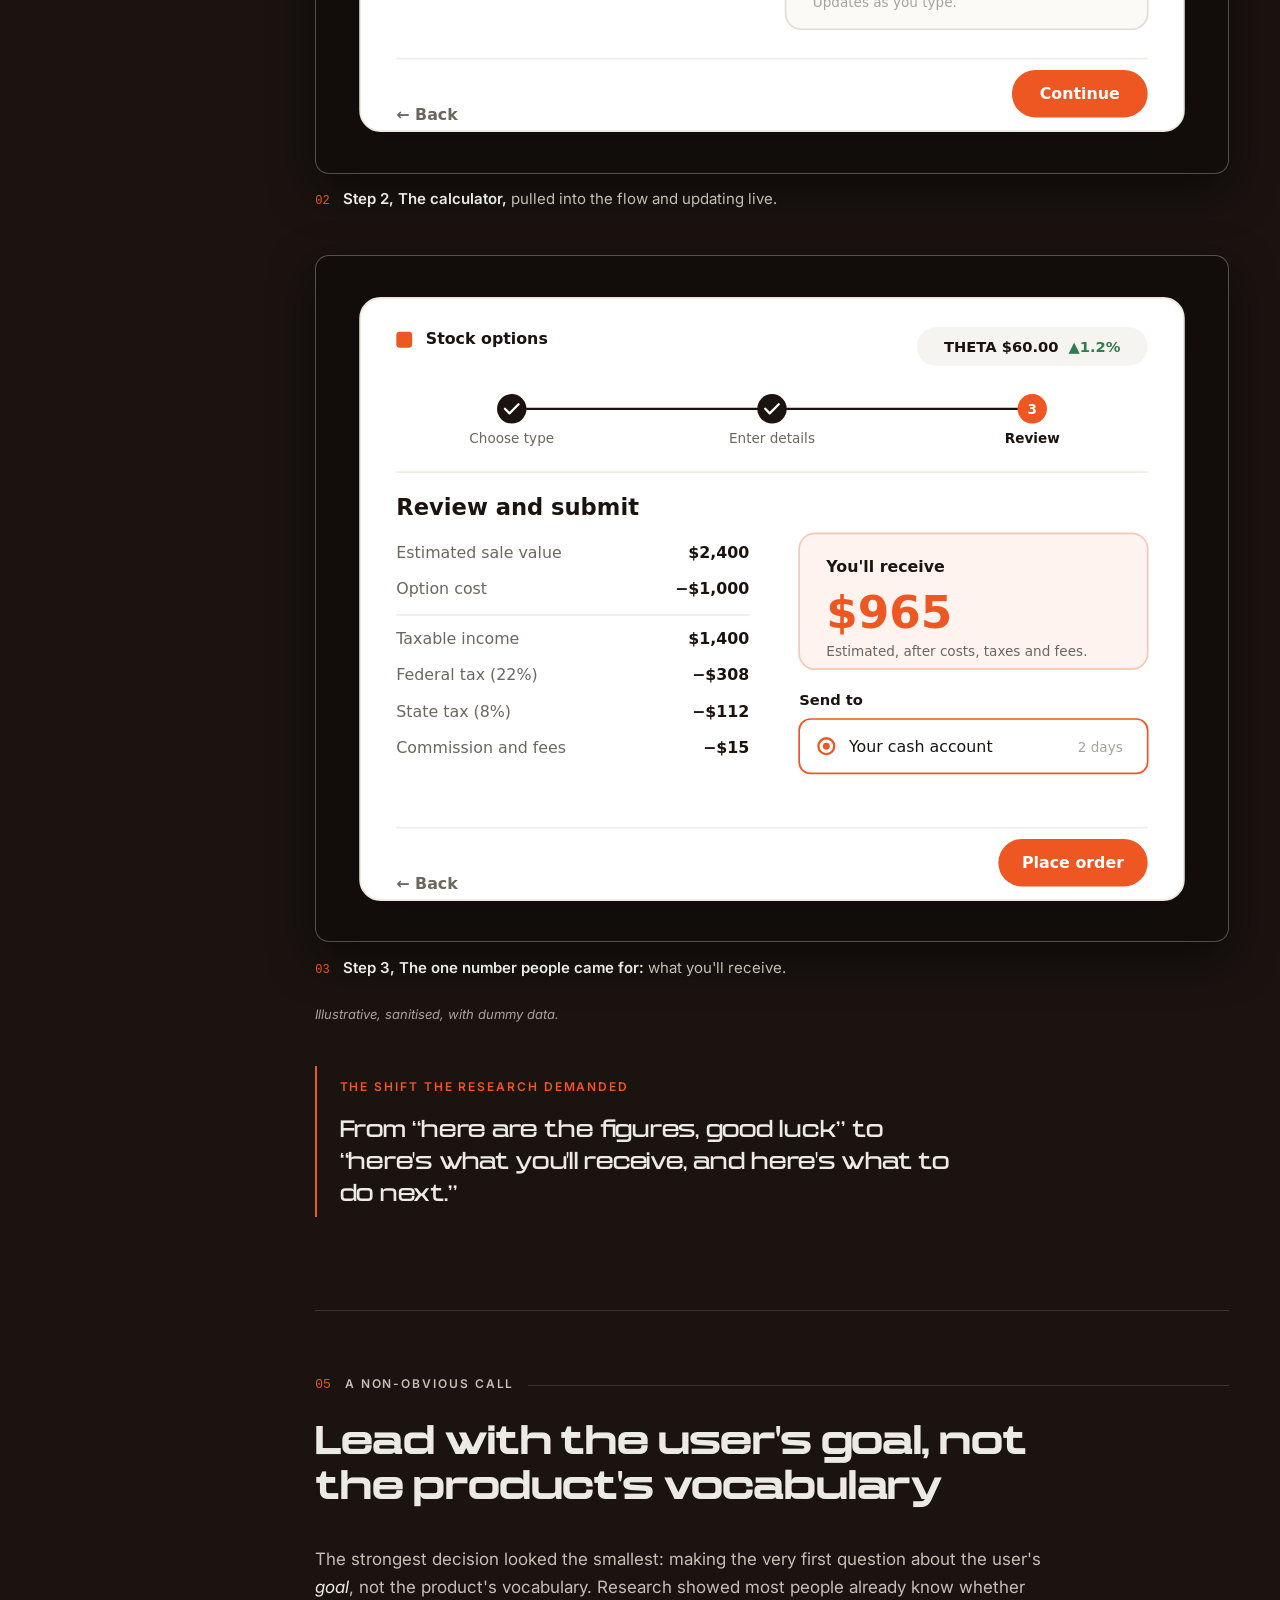
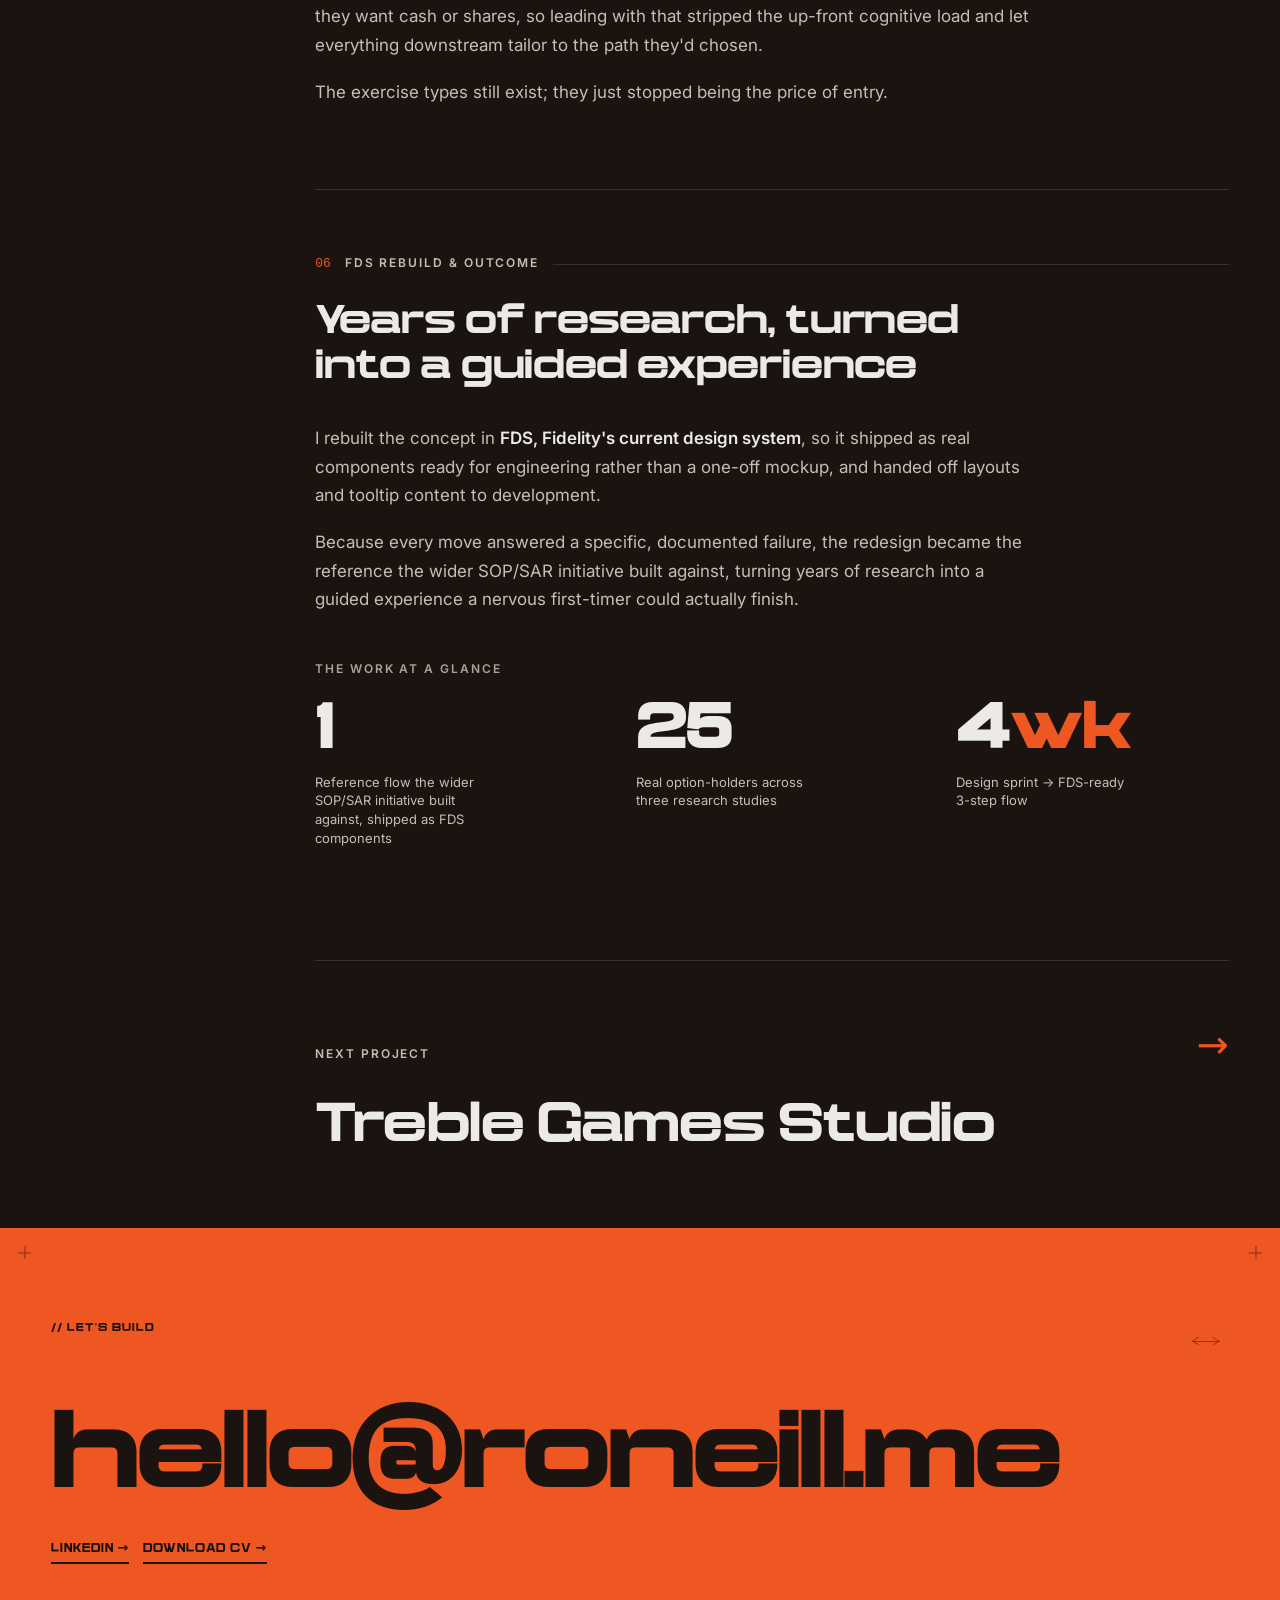
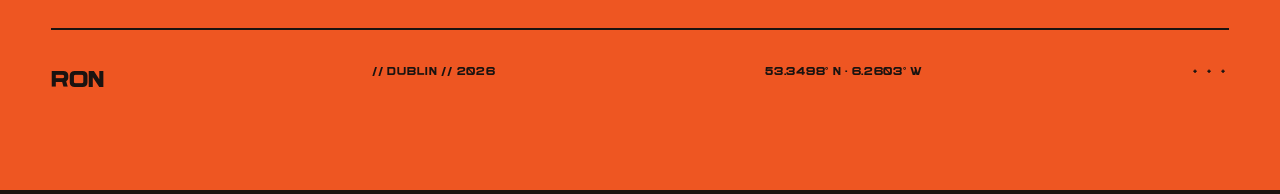
<file: case-studies/fidelity-exercise-flow/index.html>
<!DOCTYPE html>
<html lang="en" data-theme="blackout">
<head>
<meta charset="utf-8">
<meta name="viewport" content="width=device-width, initial-scale=1">
<title>Fidelity · Exercise-flow redesign, roneill.me</title>
<link rel="stylesheet" href="styles.css">
<link rel="stylesheet" href="case.css">
<style>
  /* page-local: research-finding list, prototype screen sequence, stat line (on-system) */
  .findings { list-style: none; margin: 1.6rem 0 0; padding: 0; display: flex; flex-direction: column; gap: 1px;
    border: 1px solid var(--border); border-radius: var(--radius); overflow: hidden; background: var(--border); max-width: 70ch; }
  .findings li { background: var(--bg); display: flex; gap: 16px; align-items: baseline;
    padding: 1.1rem clamp(1rem,2.4vw,1.4rem); }
  .findings .fn { font-family: ui-monospace, monospace; font-size: 12px; color: var(--orange); flex: none; padding-top: 3px; }
  .findings h4 { font-family: var(--font-display); font-weight: 600; font-size: var(--fs-body); letter-spacing: -0.01em;
    margin: 0; color: var(--paper); }
  .findings p { font-size: var(--fs-body-sm); line-height: 1.55; color: var(--text-muted); margin: 0.4em 0 0; text-wrap: pretty; }
  .findings em { color: var(--paper); font-style: italic; }

  /* prototype screen sequence, light artboards matted on dark */
  .screens { display: grid; gap: clamp(1.6rem,3.5vw,2.8rem); margin: clamp(1.8rem,4vw,2.6rem) 0 0; }
  .screen { margin: 0; }
  .screen .frame { border: 1px solid var(--border-strong); border-radius: 14px; overflow: hidden;
    background: var(--bg-sunken); padding: clamp(0.9rem,2.2vw,1.6rem); box-shadow: 0 16px 44px rgba(0,0,0,.5); }
  .screen .frame img { display: block; width: 100%; height: auto; border-radius: 8px; }
  .screen figcaption { display: flex; gap: 13px; align-items: baseline; margin-top: 0.95em;
    font-size: var(--fs-body-sm); color: var(--text-muted); line-height: 1.5; text-wrap: pretty; }
  .screen figcaption .sn { font-family: ui-monospace, monospace; font-size: 12px; color: var(--orange); flex: none; padding-top: 2px; }
  .screen figcaption b { color: var(--paper); font-weight: 600; }
  .illus-note { font-style: italic; font-size: var(--fs-caption); color: var(--text-faint);
    margin: clamp(1.2rem,2.6vw,1.6rem) 0 0; line-height: 1.5; }

  .statline { font: var(--type-label); text-transform: uppercase; letter-spacing: var(--track-label);
    color: var(--text-faint); margin: clamp(2rem,4vw,3rem) 0 1.4rem; }
</style>

  <!-- ── Favicons + manifest (roneill.me) ─────────────────────── -->
  <link rel="icon" type="image/svg+xml" href="/favicon.svg">
  <link rel="icon" type="image/png" sizes="32x32" href="/favicon-32x32.png">
  <link rel="icon" type="image/png" sizes="16x16" href="/favicon-16x16.png">
  <link rel="apple-touch-icon" sizes="180x180" href="/apple-touch-icon.png">
  <link rel="manifest" href="/site.webmanifest">
  <meta name="theme-color" content="#EE5622">

  <!-- ── Open Graph / Twitter ─────────────────────────────────── -->
  <meta property="og:type" content="website">
  <meta property="og:url" content="https://roneill.me/case-studies/fidelity-exercise-flow/">
  <meta property="og:title" content="Fidelity · Exercise-flow redesign — Richard O'Neill">
  <meta property="og:description" content="Helping people exercise stock options with clarity and confidence.">
  <meta property="og:image" content="https://roneill.me/og-image.png">
  <meta property="og:image:width" content="1200">
  <meta property="og:image:height" content="630">
  <meta property="og:image:alt" content="Richard O'Neill — Product designer bridging design, code and AI.">
  <meta property="og:locale" content="en_IE">
  <meta property="og:site_name" content="roneill.me">
  <meta name="twitter:card" content="summary_large_image">
  <meta name="twitter:title" content="Fidelity · Exercise-flow redesign — Richard O'Neill">
  <meta name="twitter:description" content="Helping people exercise stock options with clarity and confidence.">
  <meta name="twitter:image" content="https://roneill.me/og-image.png">
  <meta name="twitter:image:alt" content="Richard O'Neill — Product designer bridging design, code and AI.">
  <!-- Motion: shared reveal tokens + dormant IntersectionObserver driver -->
  <link rel="stylesheet" href="/tokens/motion.css">
  <script defer src="/motion-observe.js"></script>
</head>
<body>
  <div class="bar"><div class="wrap bar-in">
    <a href="../../index.html" class="mark">ron</a>
    <nav class="topnav">
      <a href="../../index.html#work" class="nav-link">Work</a>
      <a href="../../index.html#about" class="nav-link">About</a>
      <a href="#contact" class="nav-link">Contact</a>
      <a href="../../cv.html" class="nav-link">CV</a>
      <span class="avail"><span class="dot"></span>Available</span>
    </nav>
  </div></div>

  <header class="hero"><div class="wrap">
    <div class="kicker">Case study <b>[ 03 ]</b> · the full story</div>
    <div class="num-big">03</div>
    <h1 data-rise class="tw-pending">Helping people exercise stock options with <span class="o">clarity and confidence</span></h1>
    <p class="summary">Exercising vested stock options is one of the highest-stakes things a person does in a financial product, real money, real tax, and a real fear of getting it wrong. Fidelity's existing flow was accurate but cold: a wall of figures, jargon, and a calculator buried three clicks from the transaction it was meant to inform. I led the redesign, <strong>co-facilitating a four-week design sprint, then owning the flow through to an FDS-ready prototype</strong>, built on a deep research base and one goal: let people exercise with clarity and confidence.</p>
    <dl class="meta">
      <div><dt>Company</dt><dd>Fidelity Investments</dd></div>
      <div><dt>Year</dt><dd>2025 · research base from 2024</dd></div>
      <div><dt>Type</dt><dd>Design sprint · Equity-comp UX · Flow redesign</dd></div>
      <div><dt>Role</dt><dd>Lead designer, sprint co-facilitator → owned design through FDS build</dd></div>
      <div><dt>Confidential</dt><dd>Sanitised · dummy data</dd></div>
    </dl>
  </div></header>

  <div class="wrap"><div class="doc">
    <aside class="rail"><nav>
      <div class="rh">Sections</div>
      <ol>
        <li><a href="#c1"><span class="mono">01</span> The problem</a></li>
        <li><a href="#c2"><span class="mono">02</span> The research</a></li>
        <li><a href="#c3"><span class="mono">03</span> The sprint</a></li>
        <li><a href="#c4"><span class="mono">04</span> The redesign</a></li>
        <li><a href="#c5"><span class="mono">05</span> A non-obvious call</a></li>
        <li><a href="#c6"><span class="mono">06</span> FDS rebuild &amp; outcome</a></li>
      </ol>
    </nav></aside>

    <main>
      <section class="chapter" id="c1">
        <div class="chx"><span class="n">01</span><span class="l">The problem</span><span class="r"></span></div>
        <h2>Being “factual” wasn't enough</h2>
        <div class="prose">
          <p>SOP/SAR participants split into two camps. Novices, the majority, were frightened: they'd avoid exercising entirely for fear of an irreversible mistake, and the screens did nothing to reassure them. Experienced participants wanted to model tax outcomes and time the market, but the tools to do it were buried or disconnected.</p>
          <p>Both hit the same walls: a calculator divorced from the transaction, tax shown as raw percentages with no <em>“here's what you actually keep,”</em> and language like <em>Fair Market Value at Exercise Per Share</em> where plain words would do.</p>
        </div>
      </section>

      <section class="chapter" id="c2">
        <div class="chx"><span class="n">02</span><span class="l">The research</span><span class="r"></span></div>
        <h2>What the research showed</h2>
        <div class="prose">
          <p>I designed from a deep evidence base: a discovery study and two rounds of evaluative testing, <strong>25 participants in all</strong>, that put the existing experience in front of real option-holders. The findings were unusually clear, and they pointed straight at the design.</p>
        </div>
        <ul class="findings">
          <li><span class="fn">01</span><div><h4>Most people are novices who “learn by doing”</h4><p>The experience had to guide them to an outcome, not assume fluency.</p></div></li>
          <li><span class="fn">02</span><div><h4>Tax was the number-one fear</h4><p>A real deterrent to transacting at all. Every interviewee was unsure <em>when</em> tax applied; people wanted the impact on <em>them</em>, in net not gross, as early as possible. As one put it: “I don't want the technical detail; I just want an explanation of what it means to me.”</p></div></li>
          <li><span class="fn">03</span><div><h4>The calculator was the single most-valued feature</h4><p>Named the best part of the experience by nearly every participant, because it let them “work in reverse”: enter the cash they wanted and see what it would take. Yet it sat buried mid-flow and was routinely skipped.</p></div></li>
          <li><span class="fn">04</span><div><h4>At the final step, people wouldn't press submit</h4><p>Not because the flow was broken, but because they still couldn't answer the only question that mattered: how much do I actually walk away with?</p></div></li>
        </ul>
        <div class="pull">
          <span class="k">At the last screen, before confirming</span>
          <p>“I'm still not sure how much cash I'm going to come away with.”</p>
        </div>
      </section>

      <section class="chapter" id="c3">
        <div class="chx"><span class="n">03</span><span class="l">The sprint</span><span class="r"></span></div>
        <h2>Understand before solving</h2>
        <div class="prose">
          <p>With that base, we ran the classic four-week sprint: <strong>understand, explore, refine, prototype.</strong> Lightning talks from phone reps and analytics, a review of six competitor platforms, a “temperature check” against Fidelity's design principles, affinity mapping into How-Might-We statements, journey mapping, Crazy 8s, and solution sketches the team voted on.</p>
          <p>I came in as co-facilitator and, when our facilitator rolled off, took it over as the lead designer who carried the chosen direction into detailed design and the FDS build.</p>
        </div>
      </section>

      <section class="chapter" id="c4">
        <div class="chx"><span class="n">04</span><span class="l">The redesign</span><span class="r"></span></div>
        <h2>Answer each failure directly</h2>
        <div class="prose">
          <p>Almost every move maps to a documented finding. The flow now opens with a plain-language choice, <em>cash or shares?</em>, instead of <em>Exercise &amp; Sell</em> vs <em>Exercise &amp; Hold</em>, because research showed people arrive already knowing the outcome they want, and that “sell” is understood where “exercise” isn't.</p>
          <p>The most-valued calculator was pulled to the front and wired <em>into</em> the transaction, so modelling an outcome carries its numbers straight through instead of forcing a re-entry. The review step makes proceeds legible, every tax line broken out, then a single highlighted <em>you'll receive</em> figure, so the question that stopped people from submitting is answered before they're asked to submit. And a clear <strong>three-step progress indicator</strong> replaced the “am I done?” ambiguity the research flagged on the old pending and confirmation screens.</p>
        </div>

        <div class="screens">
          <figure class="screen">
            <div class="frame">
              <img src="assets/shots/exercise-flow-01-cash-or-shares.svg" loading="lazy"
                alt="Step 1 of the redesigned flow, a plain-language first question asking whether the user wants cash or shares, replacing the Exercise &amp; Sell versus Exercise &amp; Hold jargon.">
            </div>
            <figcaption><span class="sn">01</span><div><b>Step 1, Lead with the goal:</b> cash or shares, in plain language.</div></figcaption>
          </figure>
          <figure class="screen">
            <div class="frame">
              <img src="assets/shots/exercise-flow-02-enter-details.svg" loading="lazy"
                alt="Step 2 of the redesigned flow, the calculator pulled into the transaction, letting the user enter details and see the numbers update live.">
            </div>
            <figcaption><span class="sn">02</span><div><b>Step 2, The calculator,</b> pulled into the flow and updating live.</div></figcaption>
          </figure>
          <figure class="screen">
            <div class="frame">
              <img src="assets/shots/exercise-flow-03-review.svg" loading="lazy"
                alt="Step 3 of the redesigned flow, the review screen breaking out every tax line and highlighting a single you'll-receive figure: what the user will actually walk away with.">
            </div>
            <figcaption><span class="sn">03</span><div><b>Step 3, The one number people came for:</b> what you'll receive.</div></figcaption>
          </figure>
        </div>
        <p class="illus-note">Illustrative, sanitised, with dummy data.</p>

        <div class="pull" style="margin-top:clamp(1.8rem,4vw,2.6rem)">
          <span class="k">The shift the research demanded</span>
          <p>From “here are the figures, good luck” to “here's what you'll receive, and here's what to do next.”</p>
        </div>
      </section>

      <section class="chapter" id="c5">
        <div class="chx"><span class="n">05</span><span class="l">A non-obvious call</span><span class="r"></span></div>
        <h2>Lead with the user's goal, not the product's vocabulary</h2>
        <div class="prose">
          <p>The strongest decision looked the smallest: making the very first question about the user's <em>goal</em>, not the product's vocabulary. Research showed most people already know whether they want cash or shares, so leading with that stripped the up-front cognitive load and let everything downstream tailor to the path they'd chosen.</p>
          <p>The exercise types still exist; they just stopped being the price of entry.</p>
        </div>
      </section>

      <section class="chapter" id="c6">
        <div class="chx"><span class="n">06</span><span class="l">FDS rebuild &amp; outcome</span><span class="r"></span></div>
        <h2>Years of research, turned into a guided experience</h2>
        <div class="prose">
          <p>I rebuilt the concept in <strong>FDS, Fidelity's current design system</strong>, so it shipped as real components ready for engineering rather than a one-off mockup, and handed off layouts and tooltip content to development.</p>
          <p>Because every move answered a specific, documented failure, the redesign became the reference the wider SOP/SAR initiative built against, turning years of research into a guided experience a nervous first-timer could actually finish.</p>
        </div>

        <div class="statline">The work at a glance</div>
        <div class="metrics">
          <div class="metric"><div class="v">1</div><div class="c">Reference flow the wider SOP/SAR initiative built against, shipped as FDS components</div></div>
          <div class="metric"><div class="v">25</div><div class="c">Real option-holders across three research studies</div></div>
          <div class="metric"><div class="v">4<span class="u">wk</span></div><div class="c">Design sprint → FDS-ready 3-step flow</div></div>
        </div>
      </section>

      <div class="next">
        <a href="../treble-games/index.html">
          <div><div class="eyebrow">Next project</div><div class="t">Treble Games Studio</div></div>
          <span class="arrow">→</span>
        </a>
      </div>
    </main>
  </div></div>

  <footer id="contact" class="contact">
    <span class="creg" style="top:18px;left:18px"></span><span class="creg" style="top:18px;right:18px"></span>
    <div class="wrap contact-in">
      <div class="top">
        <span class="cap">// Let's build</span>
        <img src="assets/motifs/arrows-double.svg" alt="">
      </div>
      <a href="mailto:hello@roneill.me" class="email">hello@roneill.me</a>
      <div class="clinks">
        <a href="https://linkedin.com/in/roneillme">LinkedIn →</a>
        <a href="../../cv.html">Download CV →</a>
      </div>
      <div class="crow">
        <span class="cmark">ron</span>
        <span>// Dublin // 2026</span>
        <span>53.3498° N · 6.2603° W</span>
        <span class="plus">+ + +</span>
      </div>
    </div>
  </footer>

  <script src="case.js"></script>
</body>
</html>
</file>
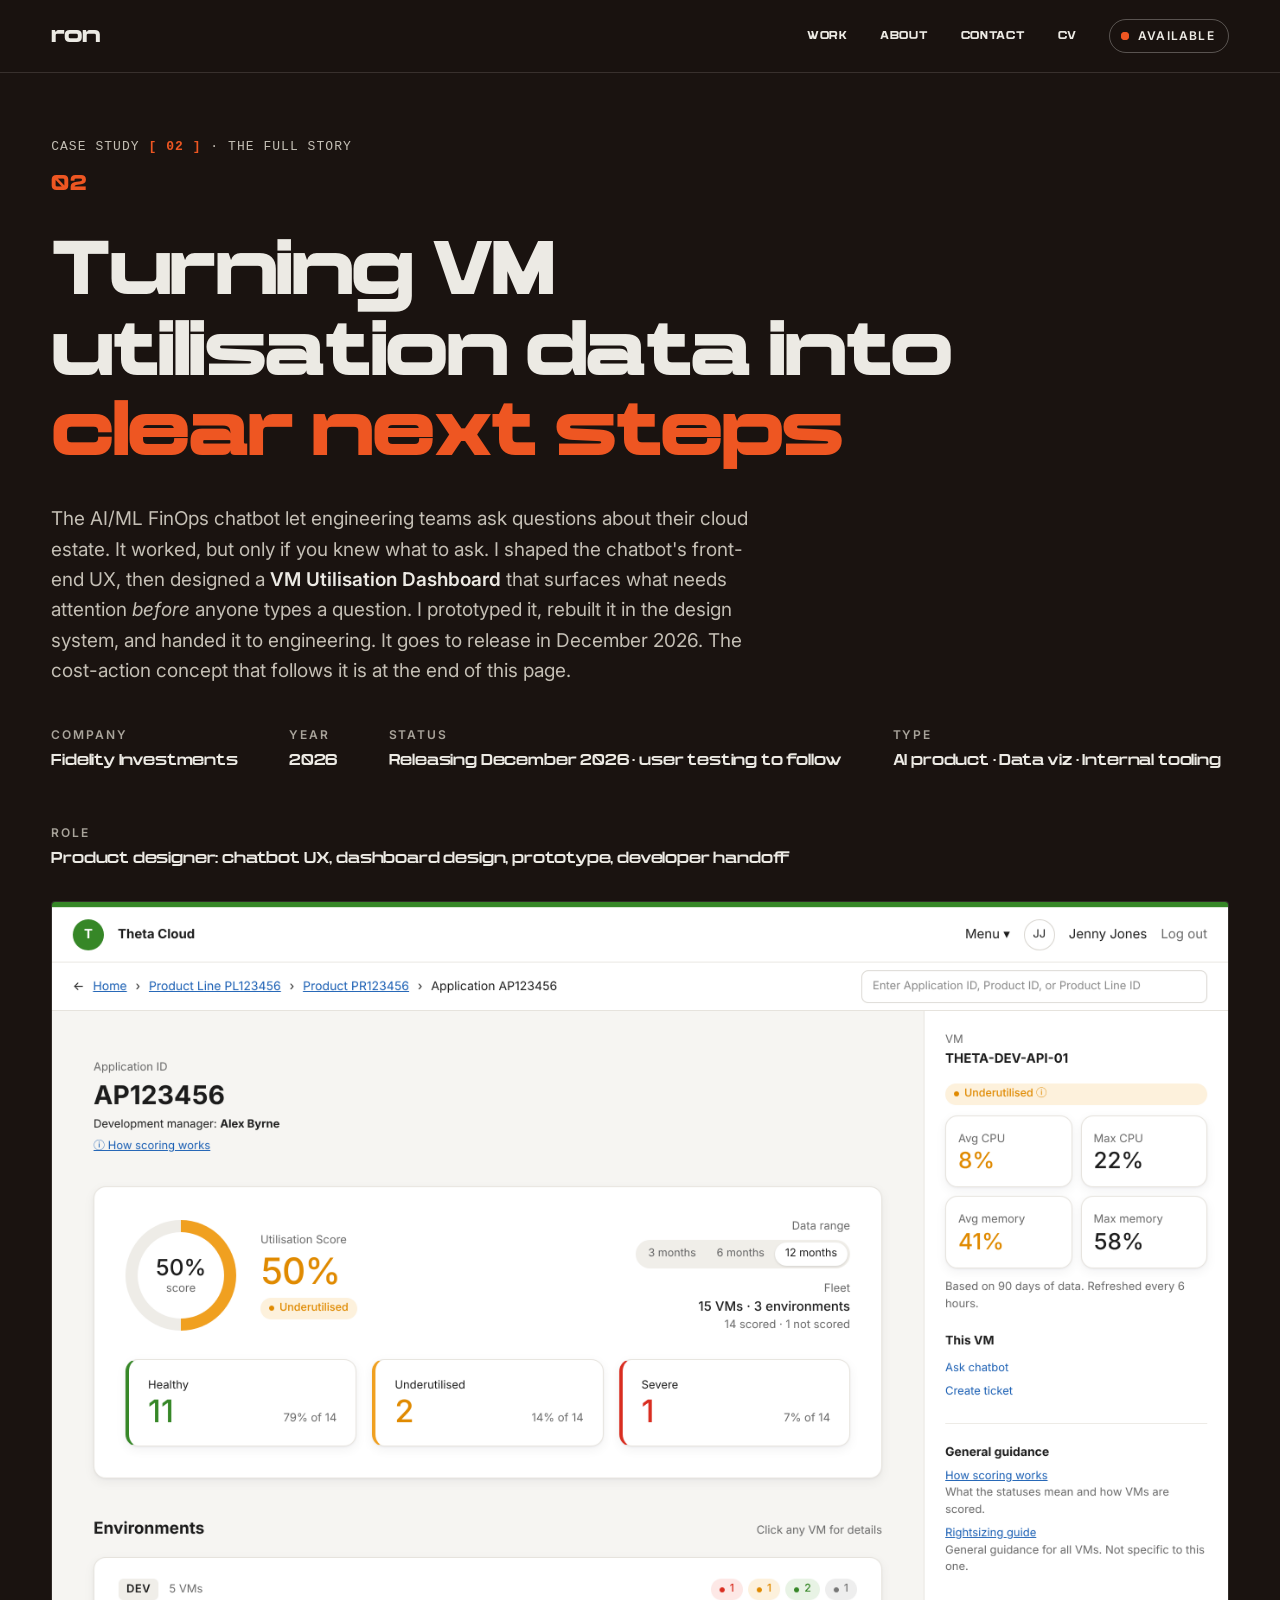
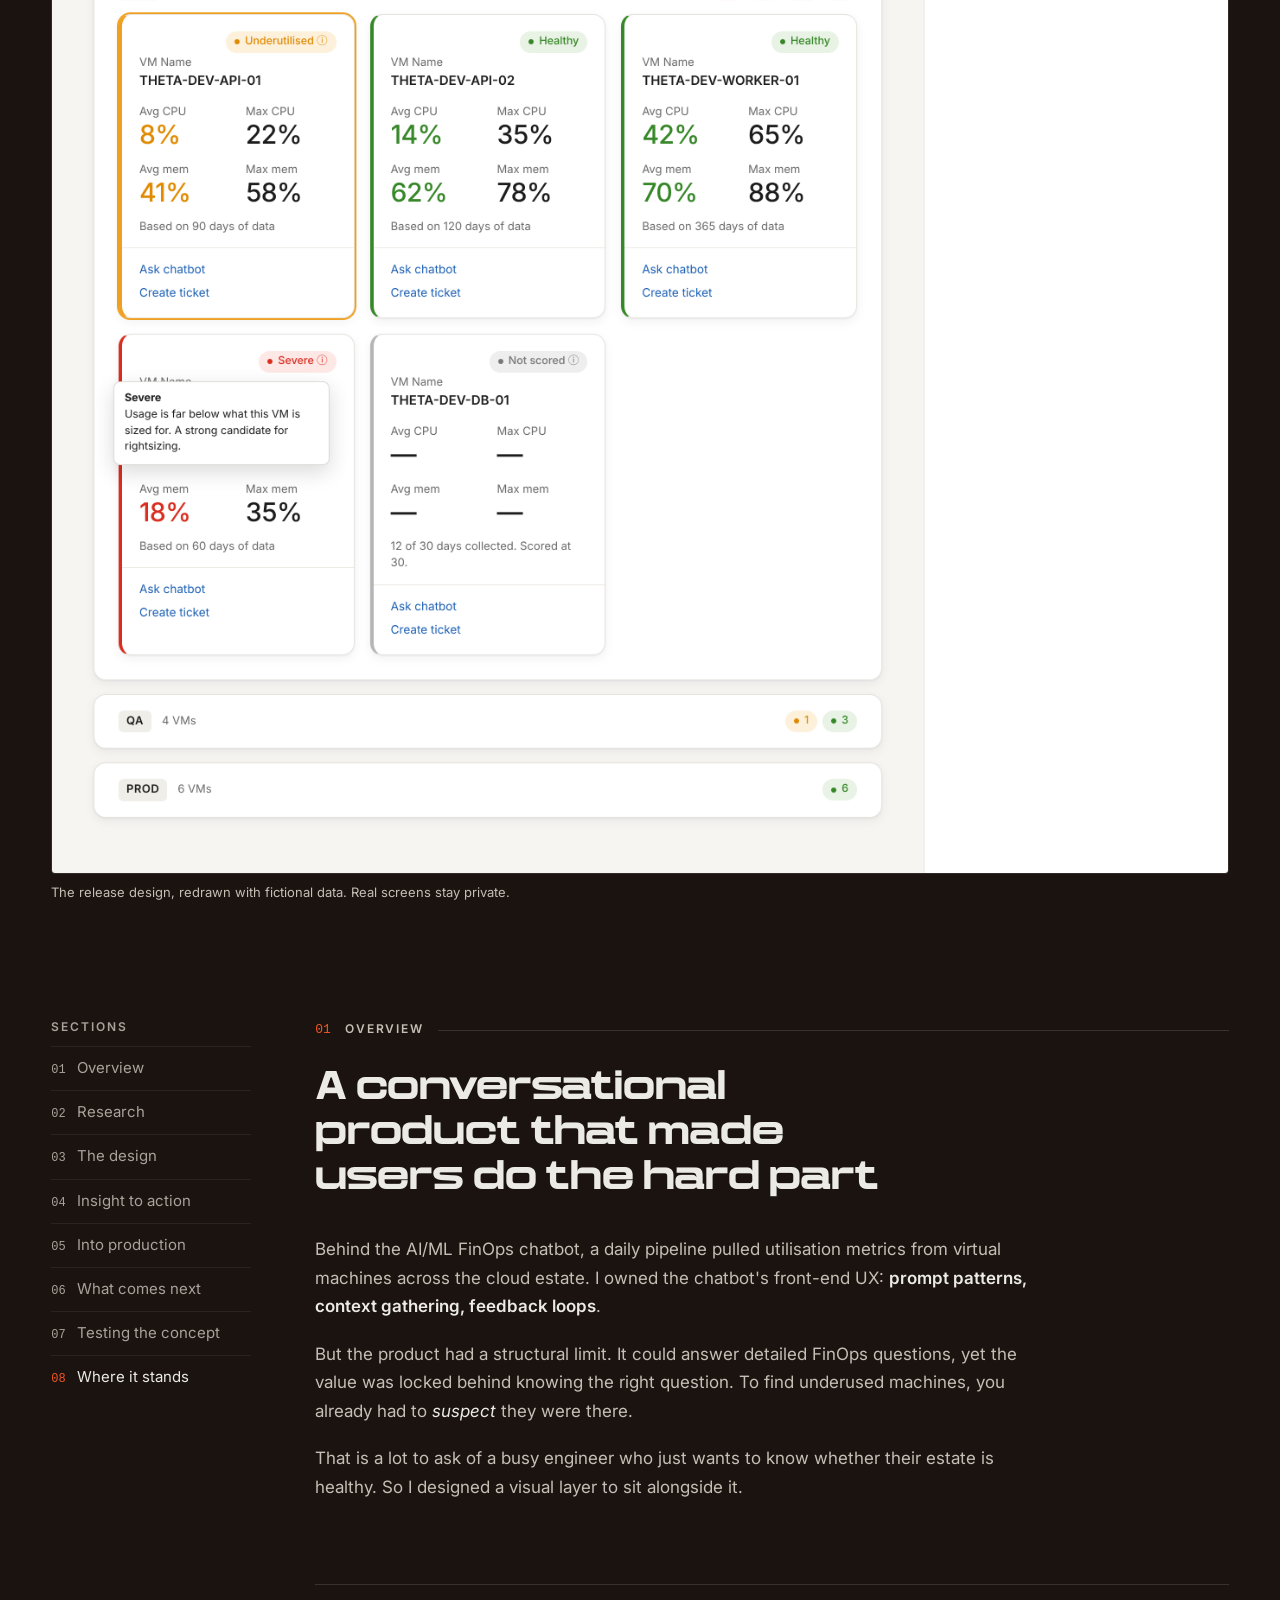
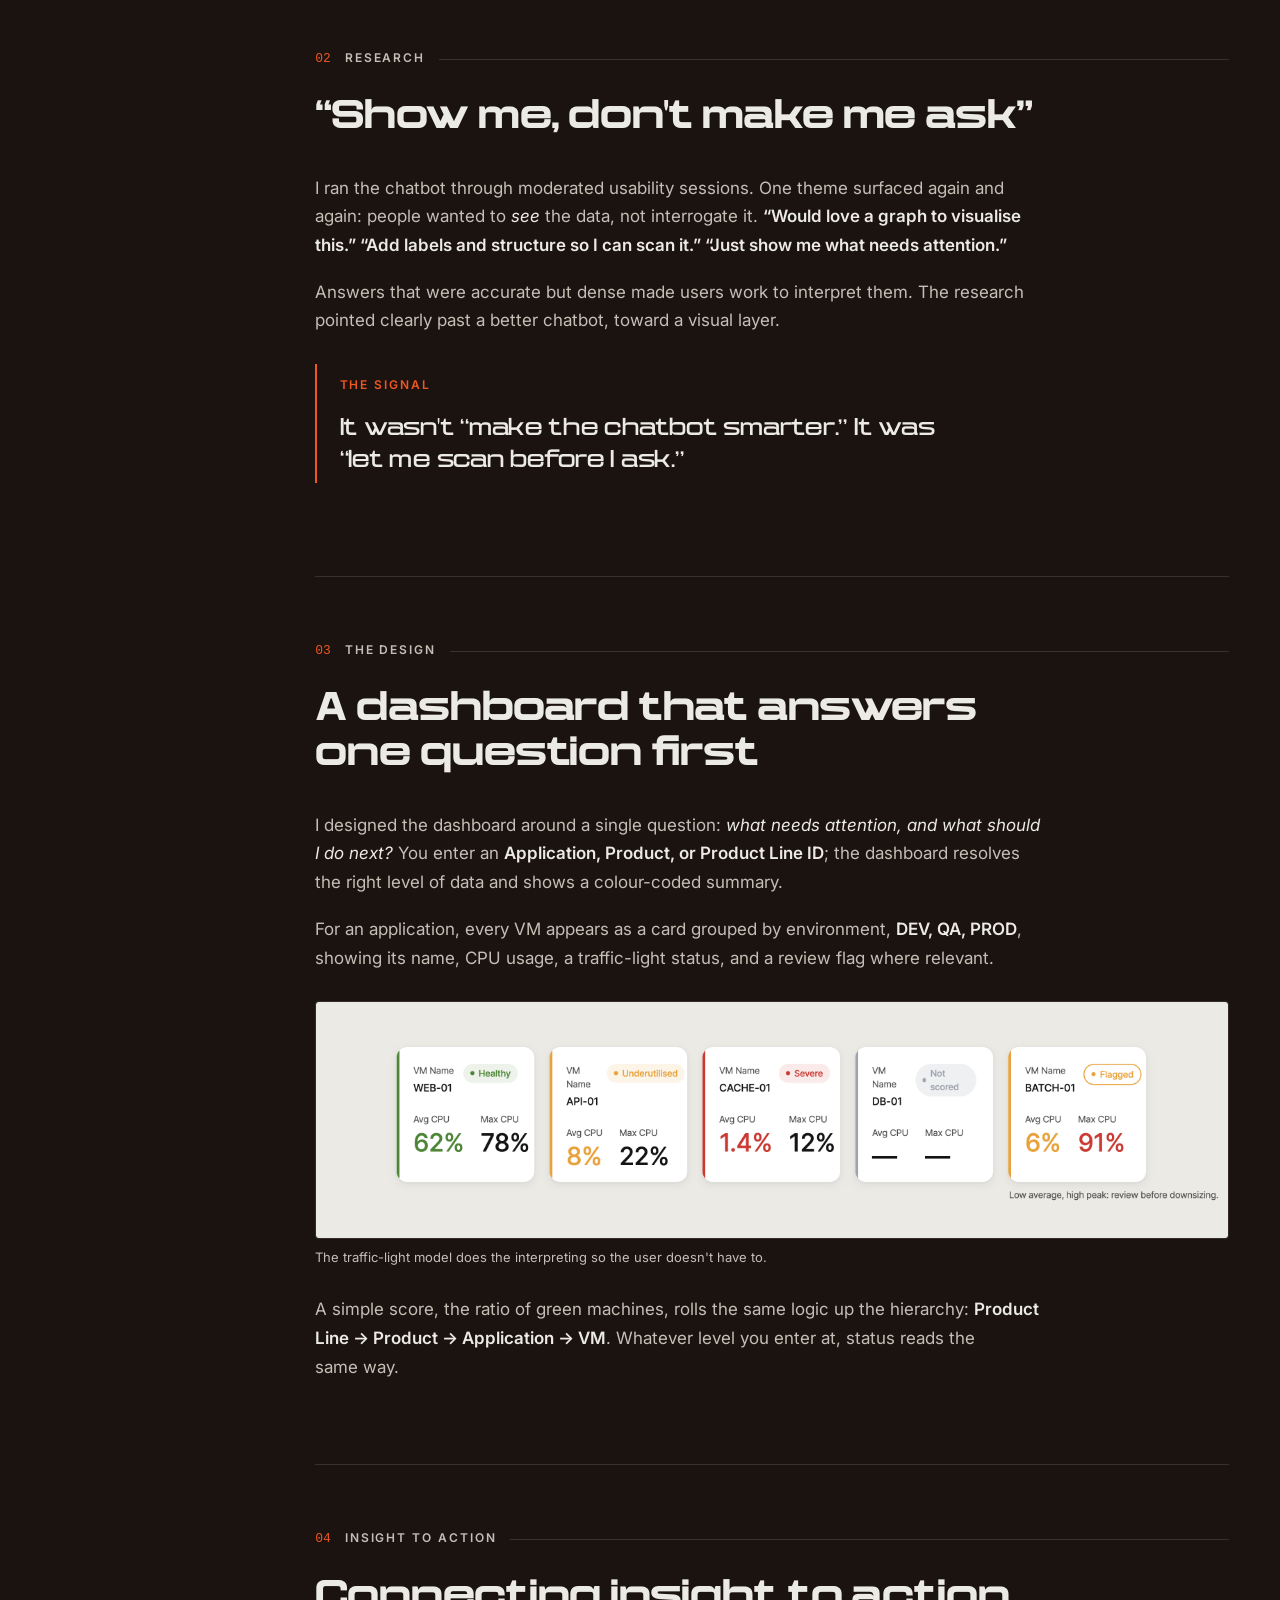
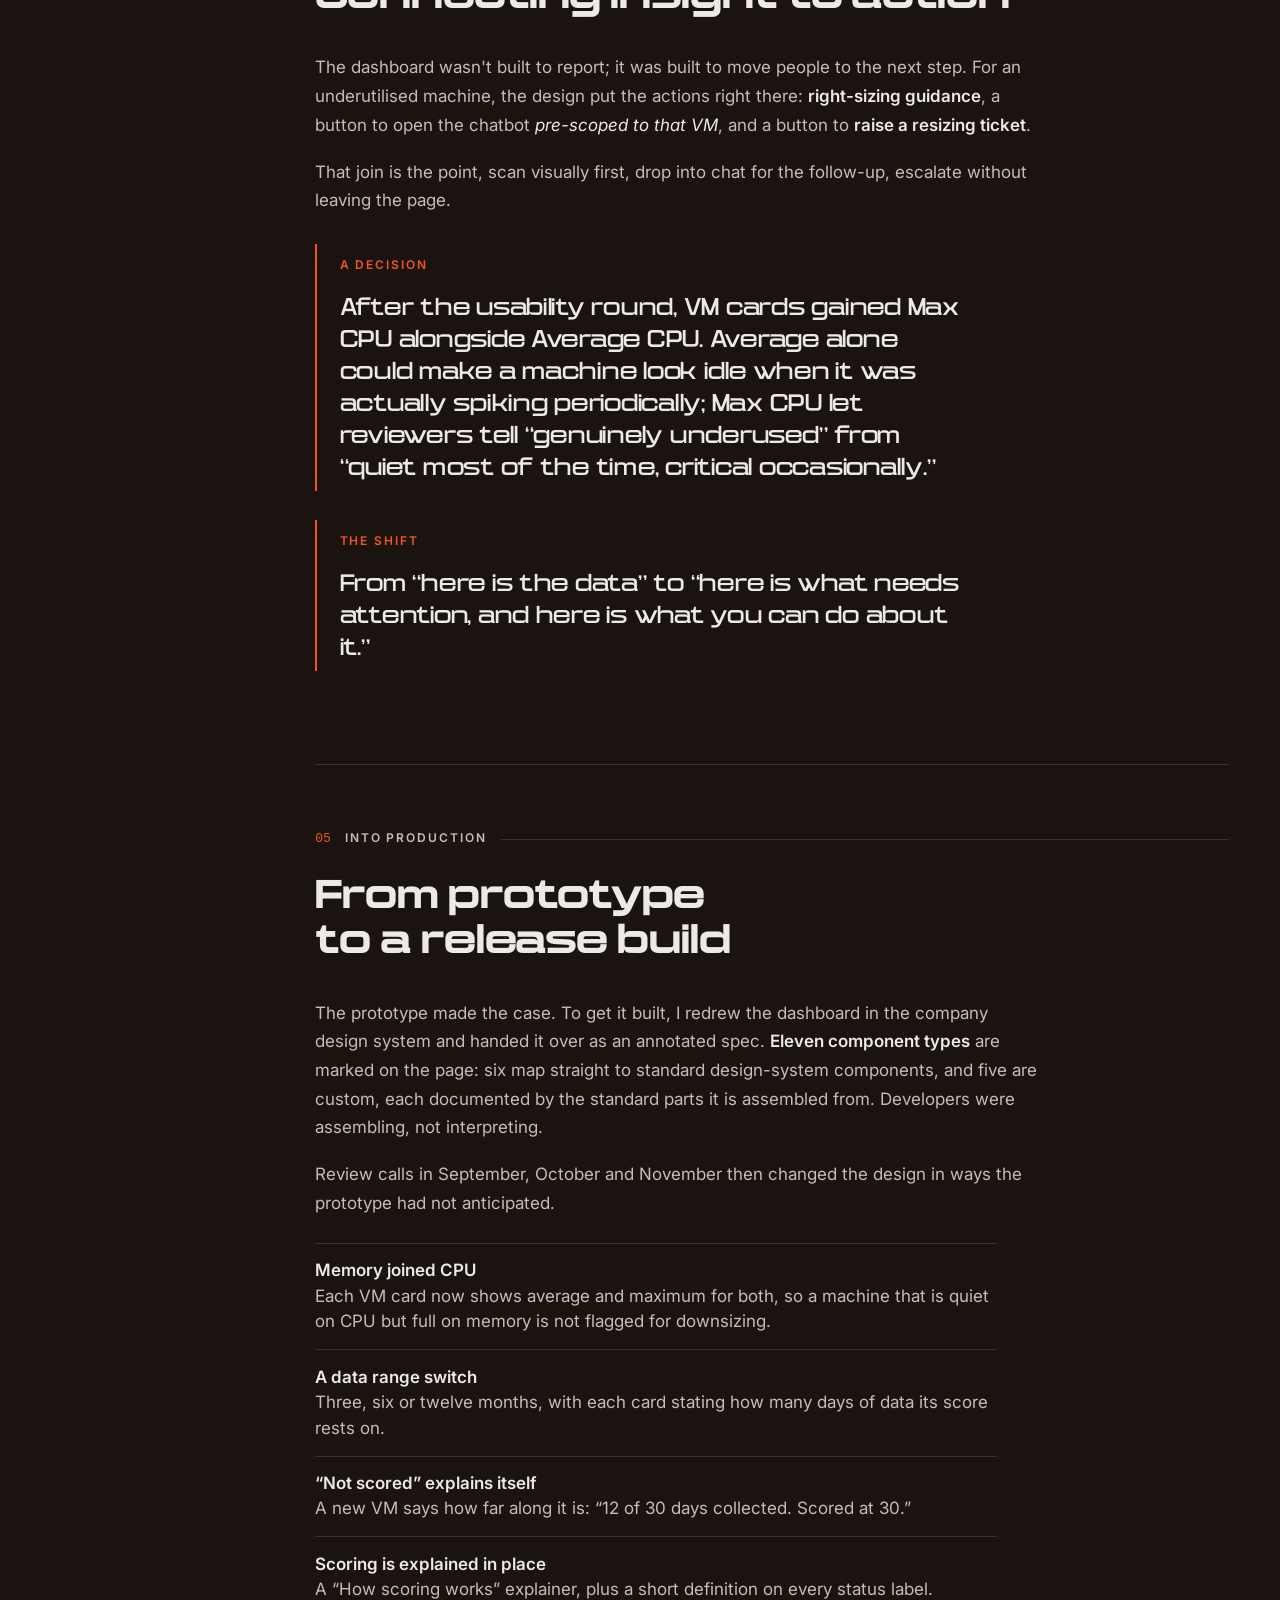
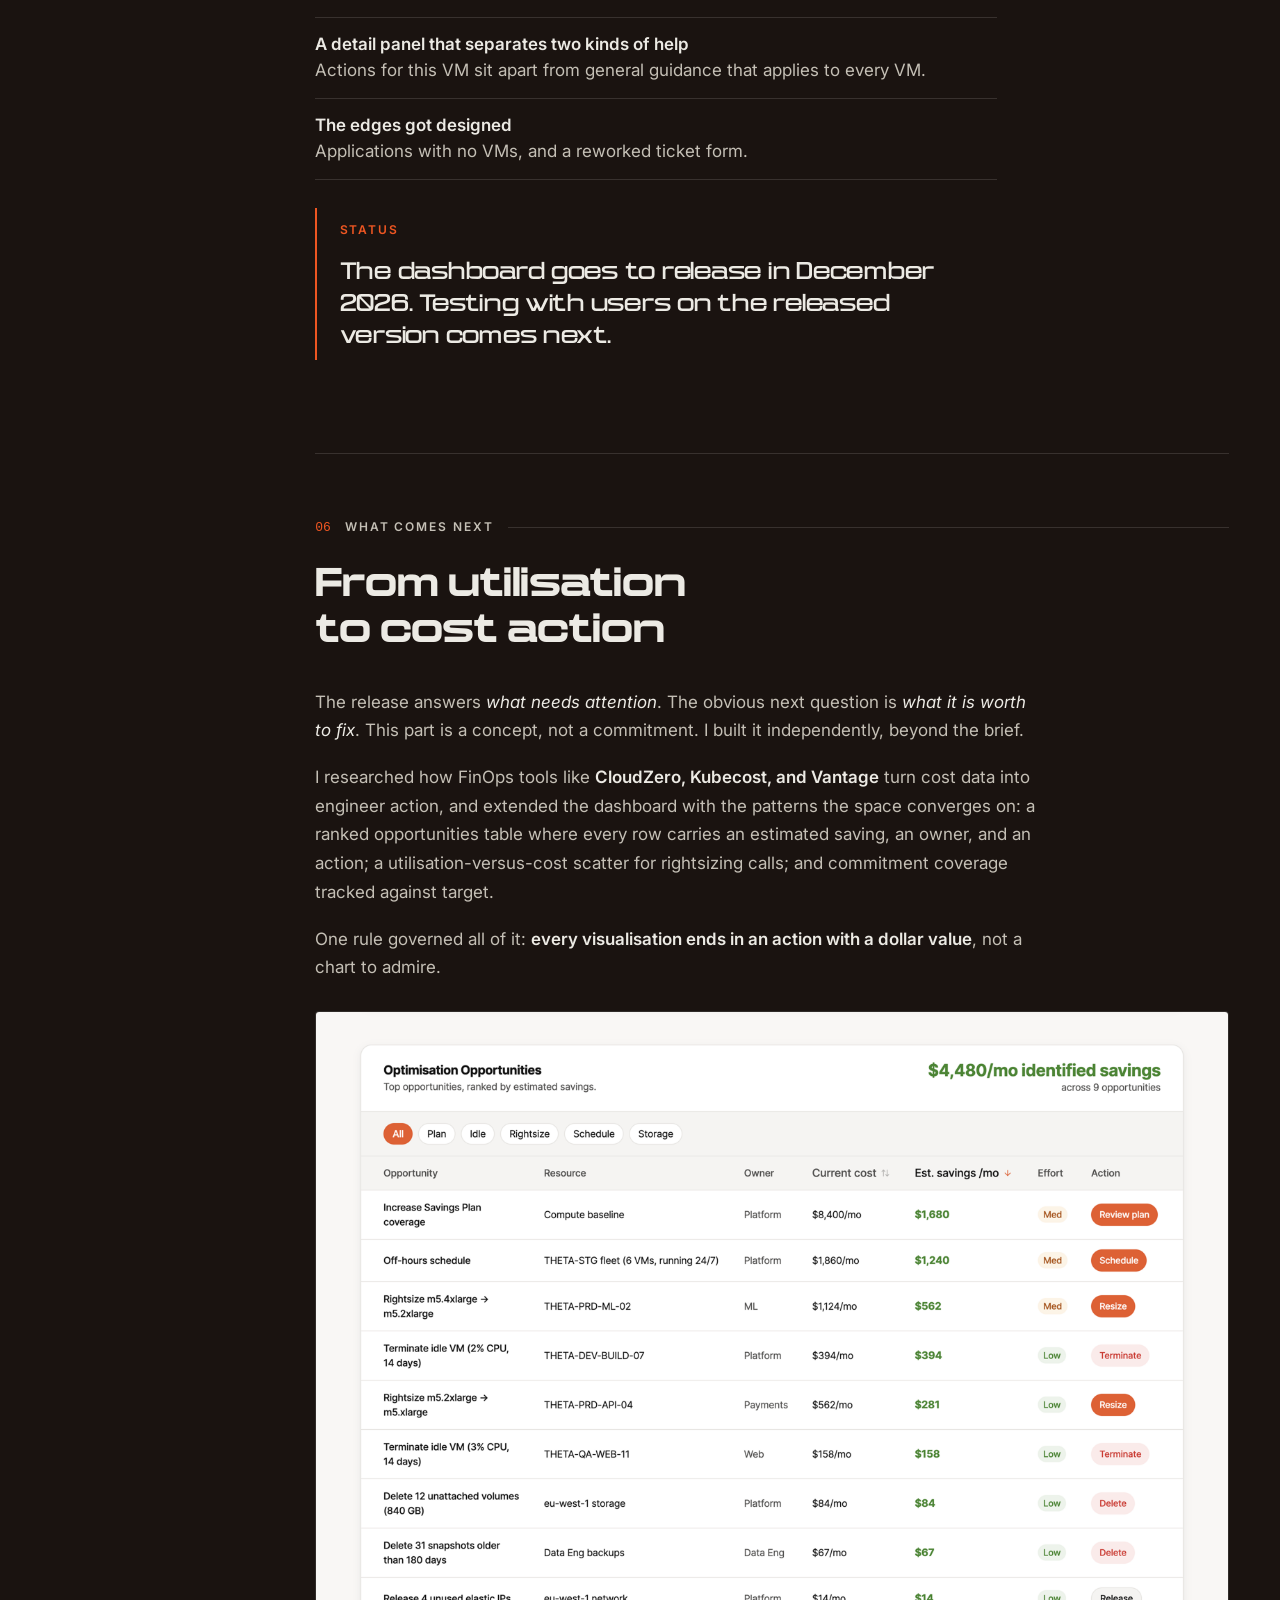
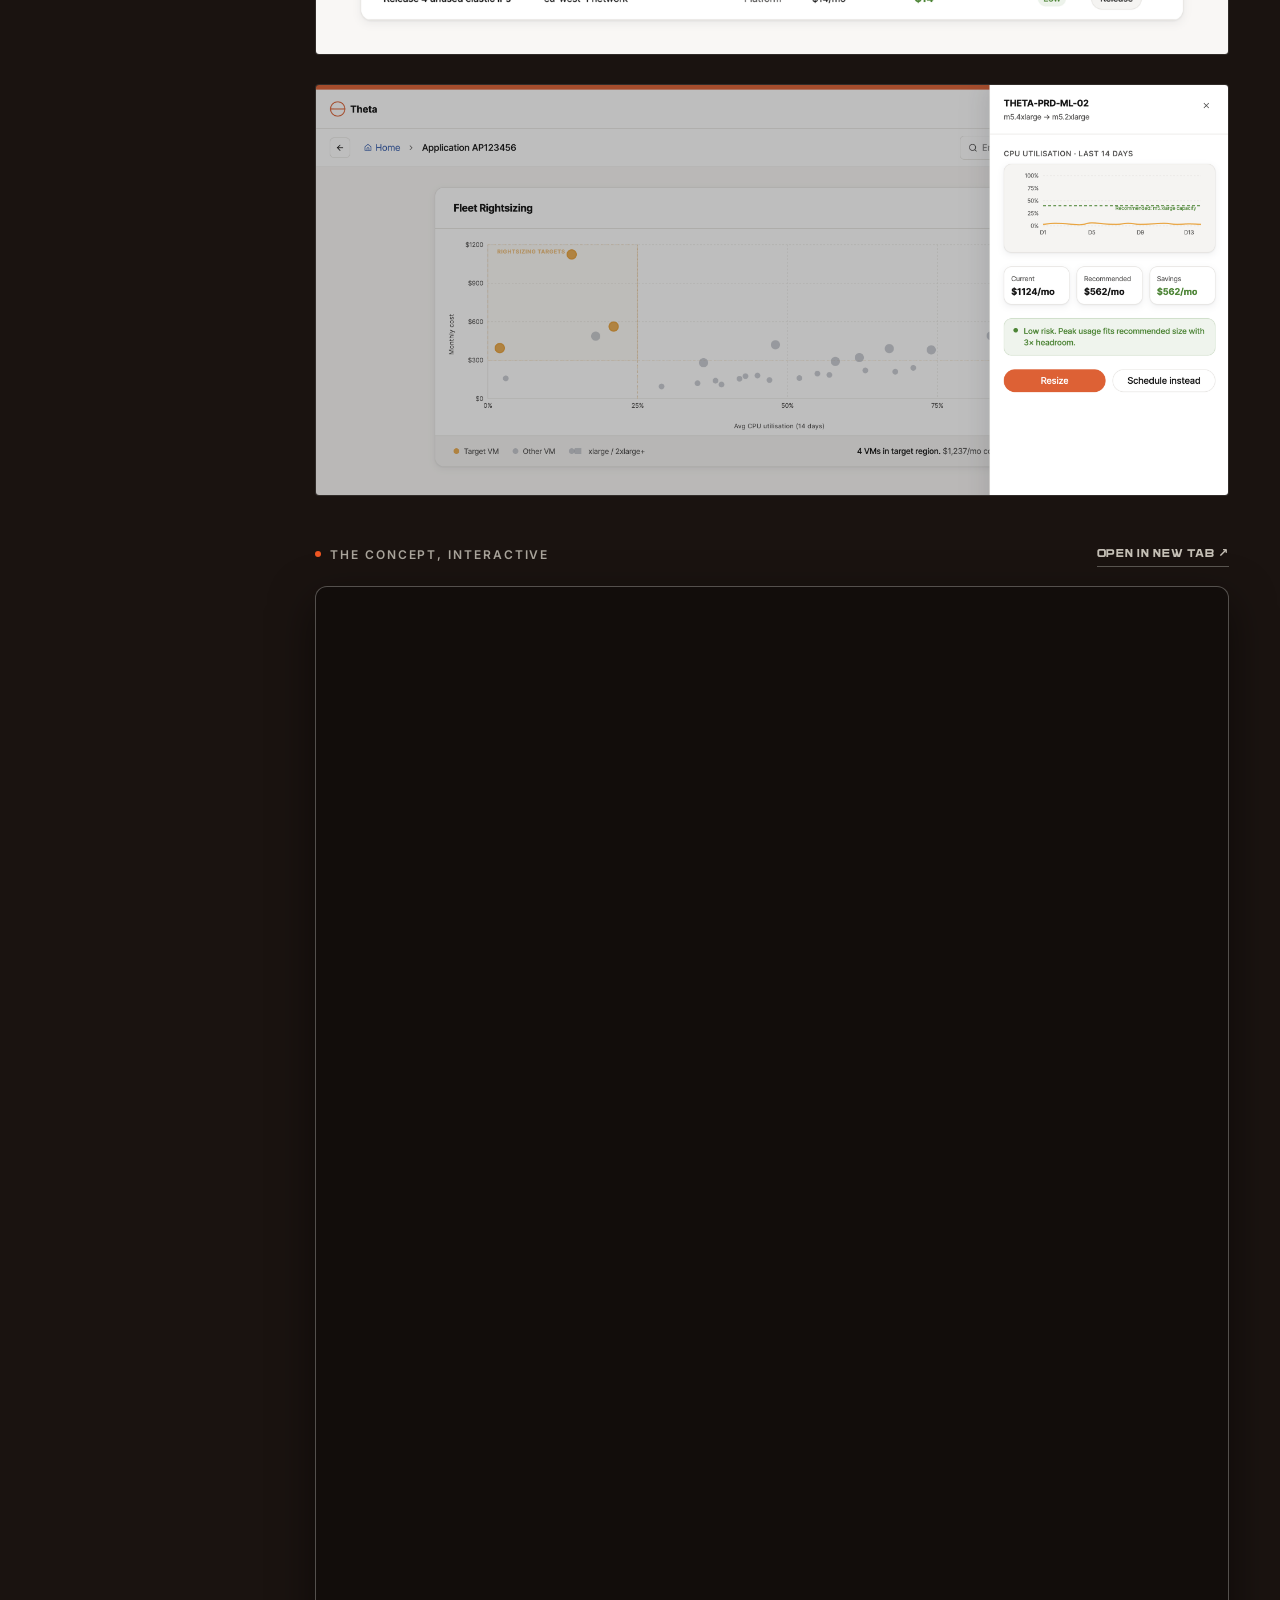
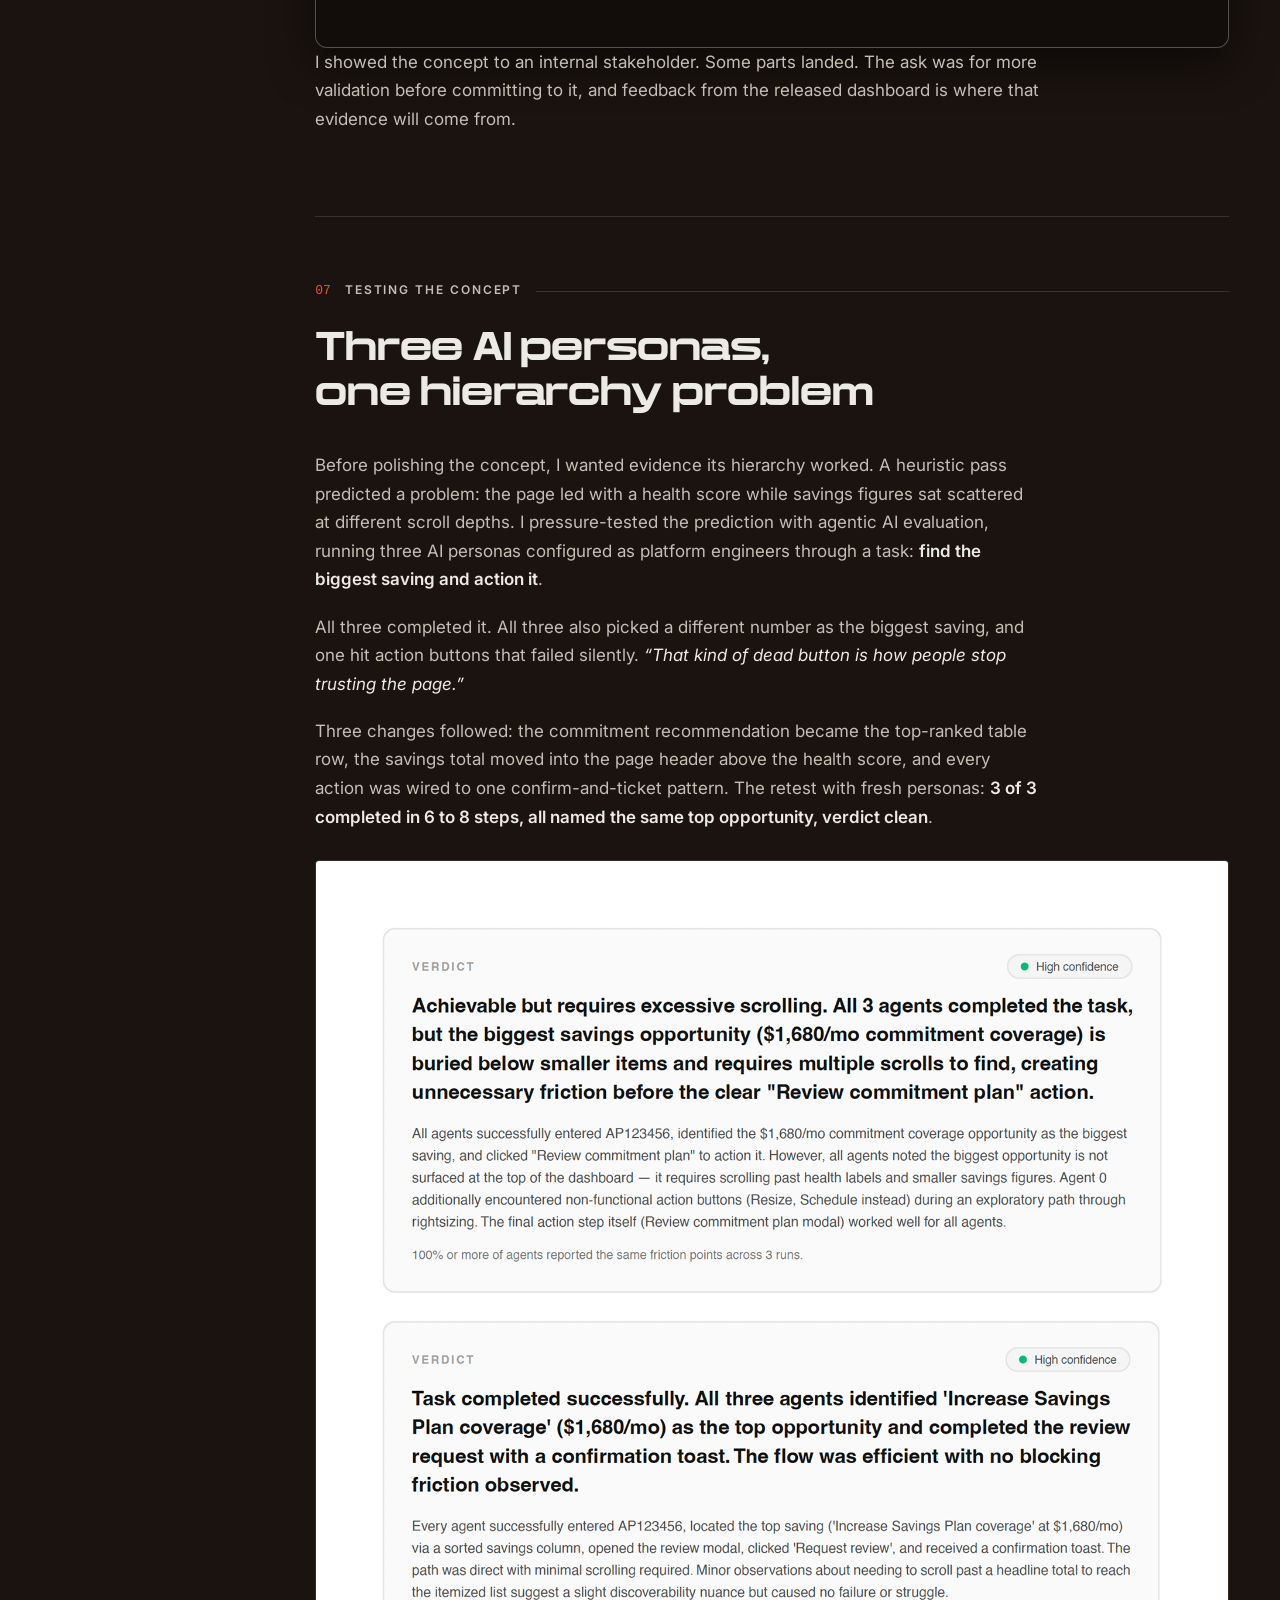
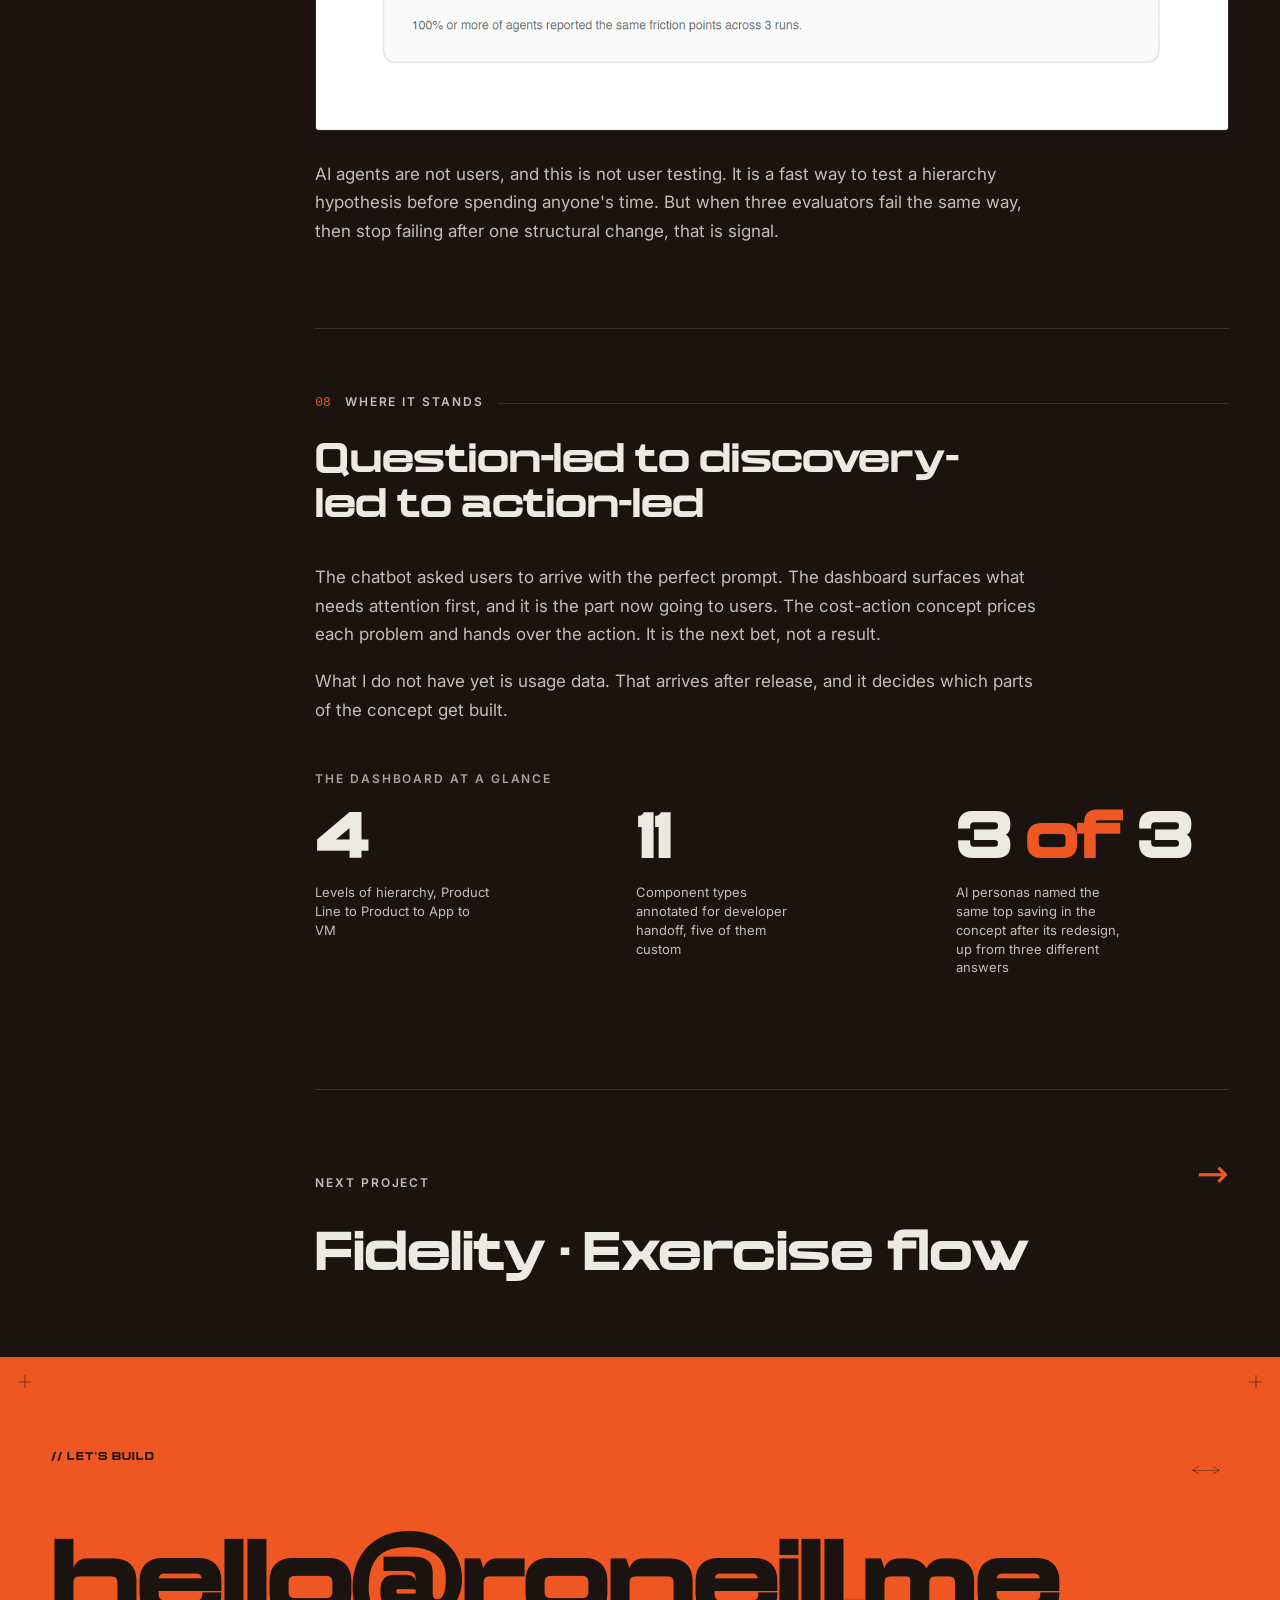
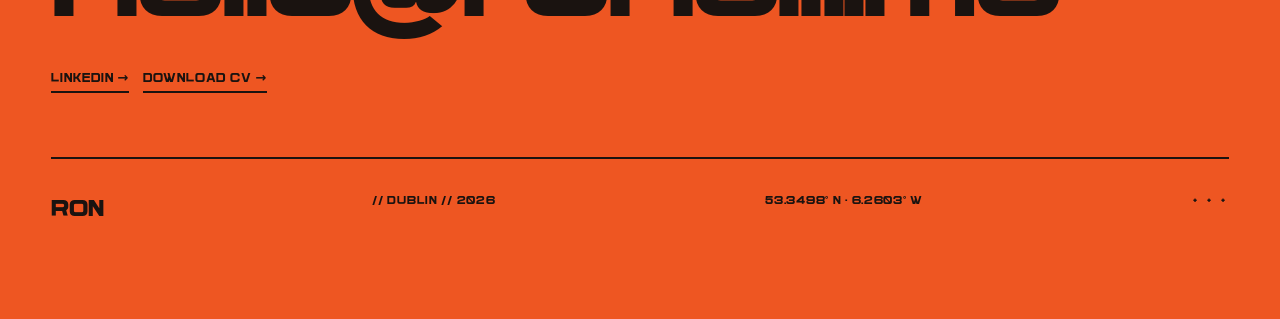
<file: case-studies/fidelity-finops/index.html>
<!DOCTYPE html>
<html lang="en" data-theme="blackout">
<head>
<meta charset="utf-8">
<meta name="viewport" content="width=device-width, initial-scale=1">
<title>Fidelity · VM Utilisation Dashboard, roneill.me</title>
<link rel="stylesheet" href="styles.css">
<link rel="stylesheet" href="case.css">
<style>
  /* page-local: prototype embed, figures, stat line (on-system) */
  .proto { margin: clamp(1.8rem,4vw,3rem) 0 0; }
  .proto-head { display: flex; align-items: baseline; justify-content: space-between; flex-wrap: wrap; gap: 10px 18px;
    margin-bottom: clamp(0.9rem,2vw,1.2rem); }
  .proto-head .cap { font: var(--type-label); text-transform: uppercase; letter-spacing: var(--track-label); color: var(--text-faint);
    display: inline-flex; align-items: center; gap: 9px; }
  .proto-head .cap::before { content: ""; width: 6px; height: 6px; border-radius: 50%; background: var(--orange); }
  .proto-head a { font-family: var(--font-display); font-weight: 700; font-size: 12px; text-transform: uppercase; letter-spacing: 0.06em;
    color: var(--text-muted); text-decoration: none; border-bottom: 1px solid var(--border-strong); padding-bottom: 2px;
    transition: color var(--dur) var(--ease-out), border-color var(--dur) var(--ease-out); }
  .proto-head a:hover { color: var(--orange); border-color: var(--orange); }
  .proto-frame { width: 100%; border-radius: 12px; overflow: hidden; border: 1px solid var(--border-strong);
    background: var(--bg-sunken); box-shadow: 0 16px 44px rgba(0,0,0,.5); }
  .proto-frame iframe { width: 100%; height: 1060px; border: 0; display: block; }

  @media (max-width: 700px){ .proto-frame iframe { height: 640px; } }
  .hero-fig { margin-top: clamp(1.8rem,4vw,3rem); }
  .fig img + img { margin-top: 12px; }
  .narrow-only { display: none !important; }
  @media (max-width: 700px){ .narrow-only { display: block !important; } .wide-only { display: none !important; } }
  .changes { list-style: none; padding: 0; margin: 1.6rem 0; max-width: 62ch; border-top: 1px solid var(--border); }
  .changes li { padding: 0.9rem 0; border-bottom: 1px solid var(--border); color: var(--text-muted); line-height: 1.5; }
  .changes li strong { color: var(--text); font-weight: 600; display: block; }

  /* in-chapter figures */
  .fig { margin: 1.8rem 0; }
  .fig img { display: block; width: 100%; height: auto; border: 1px solid var(--border); border-radius: var(--radius); background: var(--bg-sunken); }
  .fig figcaption { font-size: var(--fs-caption); color: var(--text-muted); margin-top: 0.7em; line-height: 1.4; max-width: 60ch; }

  .statline { font: var(--type-label); text-transform: uppercase; letter-spacing: var(--track-label);
    color: var(--text-faint); margin: clamp(2rem,4vw,3rem) 0 1.4rem; }
</style>

  <!-- ── Favicons + manifest (roneill.me) ─────────────────────── -->
  <link rel="icon" type="image/svg+xml" href="/favicon.svg">
  <link rel="icon" type="image/png" sizes="32x32" href="/favicon-32x32.png">
  <link rel="icon" type="image/png" sizes="16x16" href="/favicon-16x16.png">
  <link rel="apple-touch-icon" sizes="180x180" href="/apple-touch-icon.png">
  <link rel="manifest" href="/site.webmanifest">
  <meta name="theme-color" content="#EE5622">

  <!-- ── Open Graph / Twitter ─────────────────────────────────── -->
  <meta property="og:type" content="website">
  <meta property="og:url" content="https://roneill.me/case-studies/fidelity-finops/">
  <meta property="og:title" content="Fidelity · VM Utilisation Dashboard — Richard O'Neill">
  <meta property="og:description" content="From FinOps chatbot to a VM utilisation dashboard going to release, plus the cost-action concept that comes next.">
  <meta property="og:image" content="https://roneill.me/og-image.png">
  <meta property="og:image:width" content="1200">
  <meta property="og:image:height" content="630">
  <meta property="og:image:alt" content="Richard O'Neill — Product designer bridging design, code and AI.">
  <meta property="og:locale" content="en_IE">
  <meta property="og:site_name" content="roneill.me">
  <meta name="twitter:card" content="summary_large_image">
  <meta name="twitter:title" content="Fidelity · VM Utilisation Dashboard — Richard O'Neill">
  <meta name="twitter:description" content="From FinOps chatbot to a VM utilisation dashboard going to release, plus the cost-action concept that comes next.">
  <meta name="twitter:image" content="https://roneill.me/og-image.png">
  <meta name="twitter:image:alt" content="Richard O'Neill — Product designer bridging design, code and AI.">
  <!-- Motion: shared reveal tokens + dormant IntersectionObserver driver -->
  <link rel="stylesheet" href="/tokens/motion.css">
  <script defer src="/motion-observe.js"></script>
</head>
<body>
  <div class="bar"><div class="wrap bar-in">
    <a href="../../index.html" class="mark">ron</a>
    <nav class="topnav">
      <a href="../../index.html#work" class="nav-link">Work</a>
      <a href="../../index.html#about" class="nav-link">About</a>
      <a href="#contact" class="nav-link">Contact</a>
      <a href="../../cv.html" class="nav-link">CV</a>
      <span class="avail"><span class="dot"></span>Available</span>
    </nav>
  </div></div>

  <header class="hero"><div class="wrap">
    <div class="kicker">Case study <b>[ 02 ]</b> · the full story</div>
    <div class="num-big">02</div>
    <h1 data-rise class="tw-pending">Turning VM utilisation data into <span class="o">clear next steps</span></h1>
    <p class="summary">The AI/ML FinOps chatbot let engineering teams ask questions about their cloud estate. It worked, but only if you knew what to ask. I shaped the chatbot's front-end UX, then designed a <strong>VM Utilisation Dashboard</strong> that surfaces what needs attention <em>before</em> anyone types a question. I prototyped it, rebuilt it in the design system, and handed it to engineering. It goes to release in December 2026. The cost-action concept that follows it is at the end of this page.</p>
    <dl class="meta">
      <div><dt>Company</dt><dd>Fidelity Investments</dd></div>
      <div><dt>Year</dt><dd>2026</dd></div>
      <div><dt>Status</dt><dd>Releasing December 2026 · user testing to follow</dd></div>
      <div><dt>Type</dt><dd>AI product · Data viz · Internal tooling</dd></div>
      <div><dt>Role</dt><dd>Product designer: chatbot UX, dashboard design, prototype, developer handoff</dd></div>
    </dl>

    <figure class="fig hero-fig">
      <img class="wide-only" src="assets/img/release-application.png" width="2720" height="3636"
        alt="The application page of the VM Utilisation Dashboard: a utilisation score, status counts, and VM cards grouped by environment, with a detail panel open for one VM">
      <img class="narrow-only" src="assets/img/release-summary.png" width="1824" height="680"
        alt="Utilisation score of 50 percent with counts of healthy, underutilised and severe VMs">
      <img class="narrow-only" src="assets/img/release-cards.png" width="1154" height="1522"
        alt="VM cards showing average and maximum CPU and memory with a traffic-light status">
      <figcaption>The release design, redrawn with fictional data. Real screens stay private.</figcaption>
    </figure>
  </div></header>

  <div class="wrap"><div class="doc">
    <aside class="rail"><nav>
      <div class="rh">Sections</div>
      <ol>
        <li><a href="#c1"><span class="mono">01</span> Overview</a></li>
        <li><a href="#c2"><span class="mono">02</span> Research</a></li>
        <li><a href="#c3"><span class="mono">03</span> The design</a></li>
        <li><a href="#c4"><span class="mono">04</span> Insight to action</a></li>
        <li><a href="#c5"><span class="mono">05</span> Into production</a></li>
        <li><a href="#c6"><span class="mono">06</span> What comes next</a></li>
        <li><a href="#c7"><span class="mono">07</span> Testing the concept</a></li>
        <li><a href="#c8"><span class="mono">08</span> Where it stands</a></li>
      </ol>
    </nav></aside>

    <main>
      <section class="chapter" id="c1">
        <div class="chx"><span class="n">01</span><span class="l">Overview</span><span class="r"></span></div>
        <h2>A conversational product that made users do the hard part</h2>
        <div class="prose">
          <p>Behind the AI/ML FinOps chatbot, a daily pipeline pulled utilisation metrics from virtual machines across the cloud estate. I owned the chatbot's front-end UX: <strong>prompt patterns, context gathering, feedback loops</strong>.</p>
          <p>But the product had a structural limit. It could answer detailed FinOps questions, yet the value was locked behind knowing the right question. To find underused machines, you already had to <em>suspect</em> they were there.</p>
          <p>That is a lot to ask of a busy engineer who just wants to know whether their estate is healthy. So I designed a visual layer to sit alongside it.</p>
        </div>
      </section>

      <section class="chapter" id="c2">
        <div class="chx"><span class="n">02</span><span class="l">Research</span><span class="r"></span></div>
        <h2>“Show me, don't make me ask”</h2>
        <div class="prose">
          <p>I ran the chatbot through moderated usability sessions. One theme surfaced again and again: people wanted to <em>see</em> the data, not interrogate it. <strong>“Would love a graph to visualise this.” “Add labels and structure so I can scan it.” “Just show me what needs attention.”</strong></p>
          <p>Answers that were accurate but dense made users work to interpret them. The research pointed clearly past a better chatbot, toward a visual layer.</p>
        </div>
        <div class="pull">
          <span class="k">The signal</span>
          <p>It wasn't “make the chatbot smarter.” It was “let me scan before I ask.”</p>
        </div>
      </section>

      <section class="chapter" id="c3">
        <div class="chx"><span class="n">03</span><span class="l">The design</span><span class="r"></span></div>
        <h2>A dashboard that answers one question first</h2>
        <div class="prose">
          <p>I designed the dashboard around a single question: <em>what needs attention, and what should I do next?</em> You enter an <strong>Application, Product, or Product Line ID</strong>; the dashboard resolves the right level of data and shows a colour-coded summary.</p>
          <p>For an application, every VM appears as a card grouped by environment, <strong>DEV, QA, PROD</strong>, showing its name, CPU usage, a traffic-light status, and a review flag where relevant.</p>
        </div>
        <figure class="fig">
          <img class="wide-only" src="assets/img/vm-states.png" width="2624" height="680" loading="lazy"
            alt="Five VM card states: healthy, underutilised, severe, not scored, flagged">
          <img class="narrow-only" src="assets/img/vm-states-m.png" width="1373" height="969" loading="lazy" alt="Five VM card states: healthy, underutilised, severe, not scored, flagged">
          <figcaption>The traffic-light model does the interpreting so the user doesn't have to.</figcaption>
        </figure>
        <div class="prose">
          <p>A simple score, the ratio of green machines, rolls the same logic up the hierarchy: <strong>Product Line → Product → Application → VM</strong>. Whatever level you enter at, status reads the same way.</p>
        </div>
      </section>

      <section class="chapter" id="c4">
        <div class="chx"><span class="n">04</span><span class="l">Insight to action</span><span class="r"></span></div>
        <h2>Connecting insight to action</h2>
        <div class="prose">
          <p>The dashboard wasn't built to report; it was built to move people to the next step. For an underutilised machine, the design put the actions right there: <strong>right-sizing guidance</strong>, a button to open the chatbot <em>pre-scoped to that VM</em>, and a button to <strong>raise a resizing ticket</strong>.</p>
          <p>That join is the point, scan visually first, drop into chat for the follow-up, escalate without leaving the page.</p>
        </div>
        <div class="pull">
          <span class="k">A decision</span>
          <p>After the usability round, VM cards gained Max CPU alongside Average CPU. Average alone could make a machine look idle when it was actually spiking periodically; Max CPU let reviewers tell “genuinely underused” from “quiet most of the time, critical occasionally.”</p>
        </div>
        <div class="pull">
          <span class="k">The shift</span>
          <p>From “here is the data” to “here is what needs attention, and here is what you can do about it.”</p>
        </div>
      </section>

      <section class="chapter" id="c5">
        <div class="chx"><span class="n">05</span><span class="l">Into production</span><span class="r"></span></div>
        <h2>From prototype to a release build</h2>
        <div class="prose">
          <p>The prototype made the case. To get it built, I redrew the dashboard in the company design system and handed it over as an annotated spec. <strong>Eleven component types</strong> are marked on the page: six map straight to standard design-system components, and five are custom, each documented by the standard parts it is assembled from. Developers were assembling, not interpreting.</p>
          <p>Review calls in September, October and November then changed the design in ways the prototype had not anticipated.</p>
        </div>
        <ul class="changes">
          <li><strong>Memory joined CPU</strong>Each VM card now shows average and maximum for both, so a machine that is quiet on CPU but full on memory is not flagged for downsizing.</li>
          <li><strong>A data range switch</strong>Three, six or twelve months, with each card stating how many days of data its score rests on.</li>
          <li><strong>“Not scored” explains itself</strong>A new VM says how far along it is: “12 of 30 days collected. Scored at 30.”</li>
          <li><strong>Scoring is explained in place</strong>A “How scoring works” explainer, plus a short definition on every status label.</li>
          <li><strong>A detail panel that separates two kinds of help</strong>Actions for this VM sit apart from general guidance that applies to every VM.</li>
          <li><strong>The edges got designed</strong>Applications with no VMs, and a reworked ticket form.</li>
        </ul>
        <div class="pull">
          <span class="k">Status</span>
          <p>The dashboard goes to release in December 2026. Testing with users on the released version comes next.</p>
        </div>
      </section>

      <section class="chapter" id="c6">
        <div class="chx"><span class="n">06</span><span class="l">What comes next</span><span class="r"></span></div>
        <h2>From utilisation to cost action</h2>
        <div class="prose">
          <p>The release answers <em>what needs attention</em>. The obvious next question is <em>what it is worth to fix</em>. This part is a concept, not a commitment. I built it independently, beyond the brief.</p>
          <p>I researched how FinOps tools like <strong>CloudZero, Kubecost, and Vantage</strong> turn cost data into engineer action, and extended the dashboard with the patterns the space converges on: a ranked opportunities table where every row carries an estimated saving, an owner, and an action; a utilisation-versus-cost scatter for rightsizing calls; and commitment coverage tracked against target.</p>
          <p>One rule governed all of it: <strong>every visualisation ends in an action with a dollar value</strong>, not a chart to admire.</p>
        </div>
        <figure class="fig">
          <img class="wide-only" src="assets/img/opportunities-table.png" width="2624" height="1850" loading="lazy"
            alt="Ranked optimisation opportunities table with estimated savings and actions">
          <img class="narrow-only" src="assets/img/opportunities-table-m.png" width="1303" height="836" loading="lazy" alt="The top four optimisation opportunities with estimated monthly savings, effort and action">
        </figure>
        <figure class="fig">
          <img class="wide-only" src="assets/img/rightsizing-scatter.png" width="3196" height="1438" loading="lazy"
            alt="Utilisation versus cost scatter with rightsizing drawer open">
          <img class="narrow-only" src="assets/img/rightsizing-scatter-m1.png" width="1353" height="883" loading="lazy" alt="Scatter of monthly cost against CPU utilisation with rightsizing targets highlighted">
          <img class="narrow-only" src="assets/img/rightsizing-scatter-m2.png" width="835" height="1130" loading="lazy" alt="Detail panel for one VM: current cost, recommended size, saving, and a resize action">
        </figure>
        <section class="proto">
      <div class="proto-head">
        <span class="cap">The concept, interactive</span>
        <a href="https://factor-feast-34821257.figma.site" target="_blank" rel="noopener">Open in new tab ↗</a>
      </div>
      <div class="proto-frame">
        <iframe
          src="https://factor-feast-34821257.figma.site"
          title="VM Utilisation Dashboard, interactive prototype"
          loading="lazy"
          allowfullscreen></iframe>
      </div>
        </section>
        <div class="prose">
          <p>I showed the concept to an internal stakeholder. Some parts landed. The ask was for more validation before committing to it, and feedback from the released dashboard is where that evidence will come from.</p>
        </div>
      </section>

      <section class="chapter" id="c7">
        <div class="chx"><span class="n">07</span><span class="l">Testing the concept</span><span class="r"></span></div>
        <h2>Three AI personas, one hierarchy problem</h2>
        <div class="prose">
          <p>Before polishing the concept, I wanted evidence its hierarchy worked. A heuristic pass predicted a problem: the page led with a health score while savings figures sat scattered at different scroll depths. I pressure-tested the prediction with agentic AI evaluation, running three AI personas configured as platform engineers through a task: <strong>find the biggest saving and action it</strong>.</p>
          <p>All three completed it. All three also picked a different number as the biggest saving, and one hit action buttons that failed silently. <em>“That kind of dead button is how people stop trusting the page.”</em></p>
          <p>Three changes followed: the commitment recommendation became the top-ranked table row, the savings total moved into the page header above the health score, and every action was wired to one confirm-and-ticket pattern. The retest with fresh personas: <strong>3 of 3 completed in 6 to 8 steps, all named the same top opportunity, verdict clean</strong>.</p>
        </div>
        <figure class="fig">
          <img src="assets/img/verdict-before-after.png" width="1558" height="1485" loading="lazy"
            alt="Swarm evaluation verdicts before and after the redesign">
        </figure>
        <div class="prose">
          <p>AI agents are not users, and this is not user testing. It is a fast way to test a hierarchy hypothesis before spending anyone's time. But when three evaluators fail the same way, then stop failing after one structural change, that is signal.</p>
        </div>
      </section>

      <section class="chapter" id="c8">
        <div class="chx"><span class="n">08</span><span class="l">Where it stands</span><span class="r"></span></div>
        <h2>Question-led to discovery-led to action-led</h2>
        <div class="prose">
          <p>The chatbot asked users to arrive with the perfect prompt. The dashboard surfaces what needs attention first, and it is the part now going to users. The cost-action concept prices each problem and hands over the action. It is the next bet, not a result.</p>
          <p>What I do not have yet is usage data. That arrives after release, and it decides which parts of the concept get built.</p>
        </div>

        <div class="statline">The dashboard at a glance</div>
        <div class="metrics">
          <div class="metric"><div class="v">4</div><div class="c">Levels of hierarchy, Product Line to Product to App to VM</div></div>
          <div class="metric"><div class="v">11</div><div class="c">Component types annotated for developer handoff, five of them custom</div></div>
          <div class="metric"><div class="v">3 <span class="u">of</span> 3</div><div class="c">AI personas named the same top saving in the concept after its redesign, up from three different answers</div></div>
        </div>
      </section>

      <div class="next">
        <a href="../fidelity-exercise-flow/index.html">
          <div><div class="eyebrow">Next project</div><div class="t">Fidelity · Exercise flow</div></div>
          <span class="arrow">→</span>
        </a>
      </div>
    </main>
  </div></div>

  <footer id="contact" class="contact">
    <span class="creg" style="top:18px;left:18px"></span><span class="creg" style="top:18px;right:18px"></span>
    <div class="wrap contact-in">
      <div class="top">
        <span class="cap">// Let's build</span>
        <img src="assets/motifs/arrows-double.svg" alt="">
      </div>
      <a href="mailto:hello@roneill.me" class="email">hello@roneill.me</a>
      <div class="clinks">
        <a href="https://linkedin.com/in/roneillme">LinkedIn →</a>
        <a href="../../cv.html">Download CV →</a>
      </div>
      <div class="crow">
        <span class="cmark">ron</span>
        <span>// Dublin // 2026</span>
        <span>53.3498° N · 6.2603° W</span>
        <span class="plus">+ + +</span>
      </div>
    </div>
  </footer>

  <script src="case.js"></script>
</body>
</html>
</file>
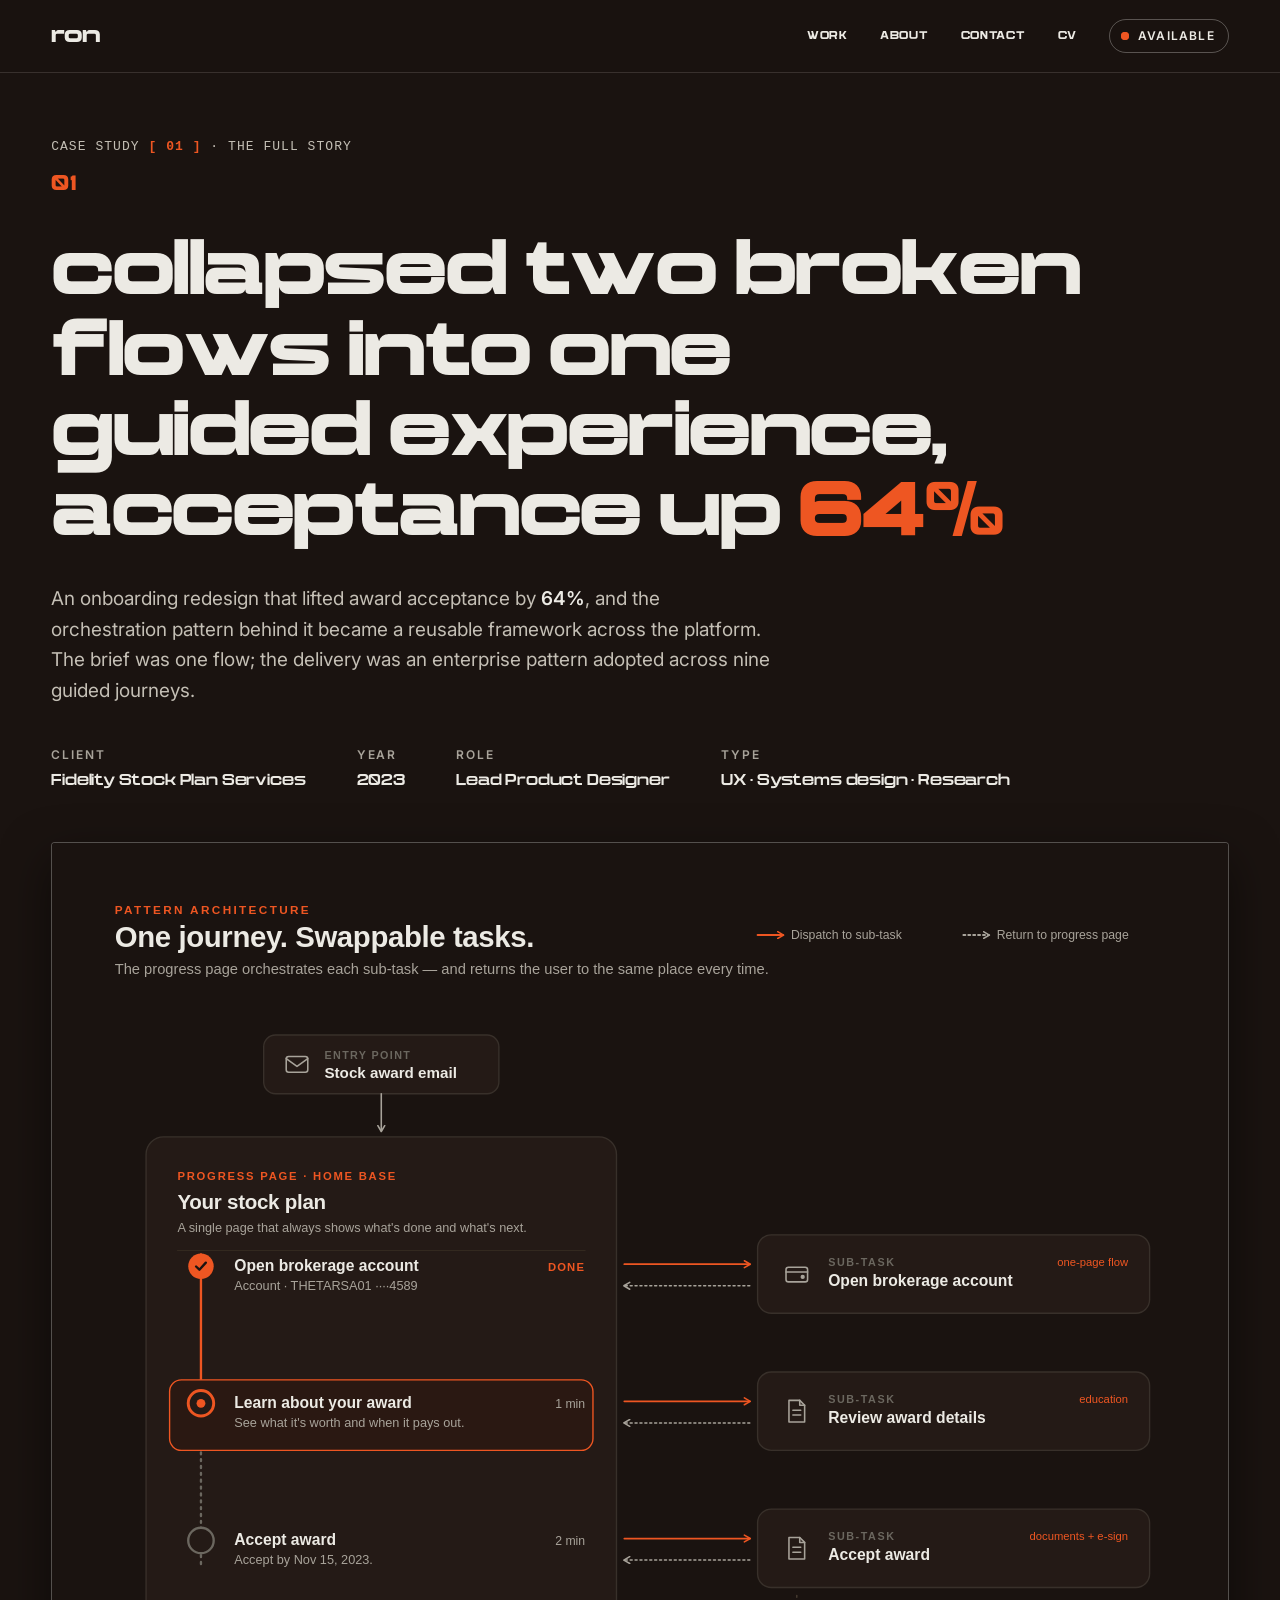
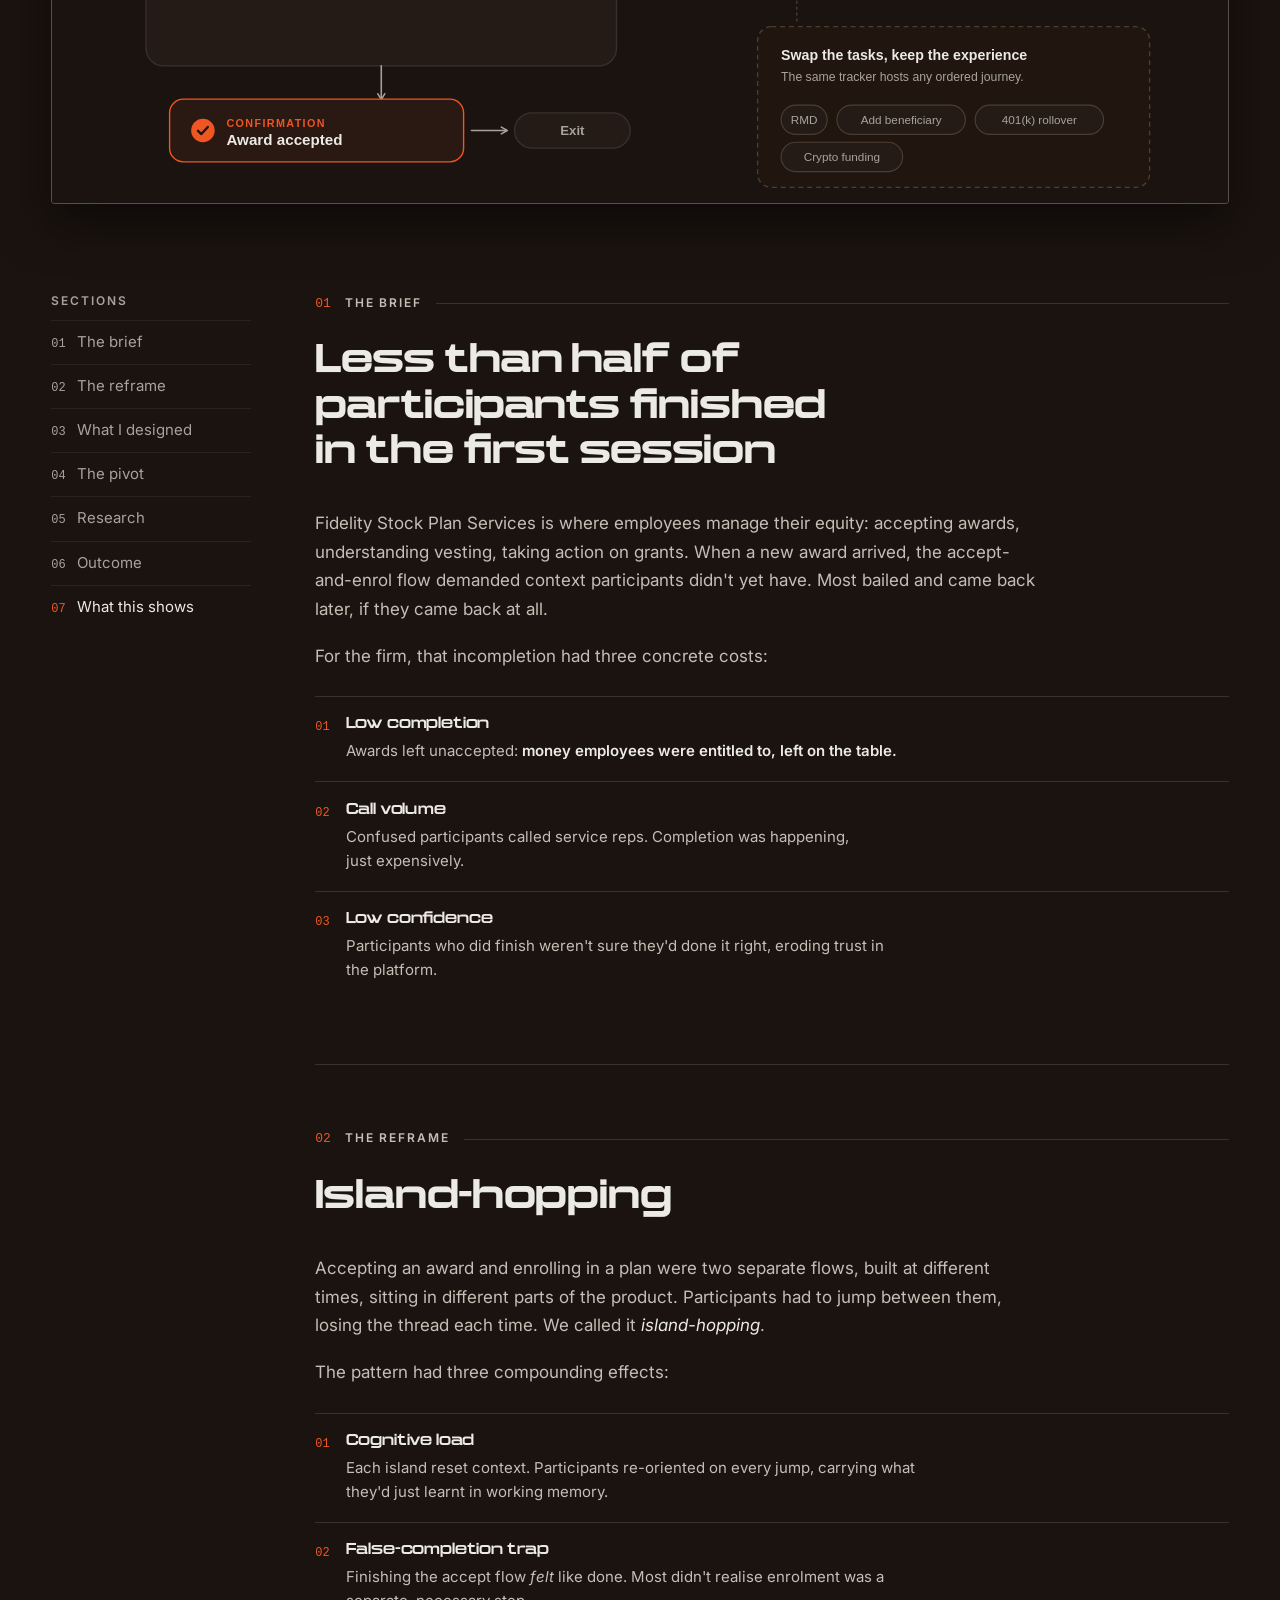
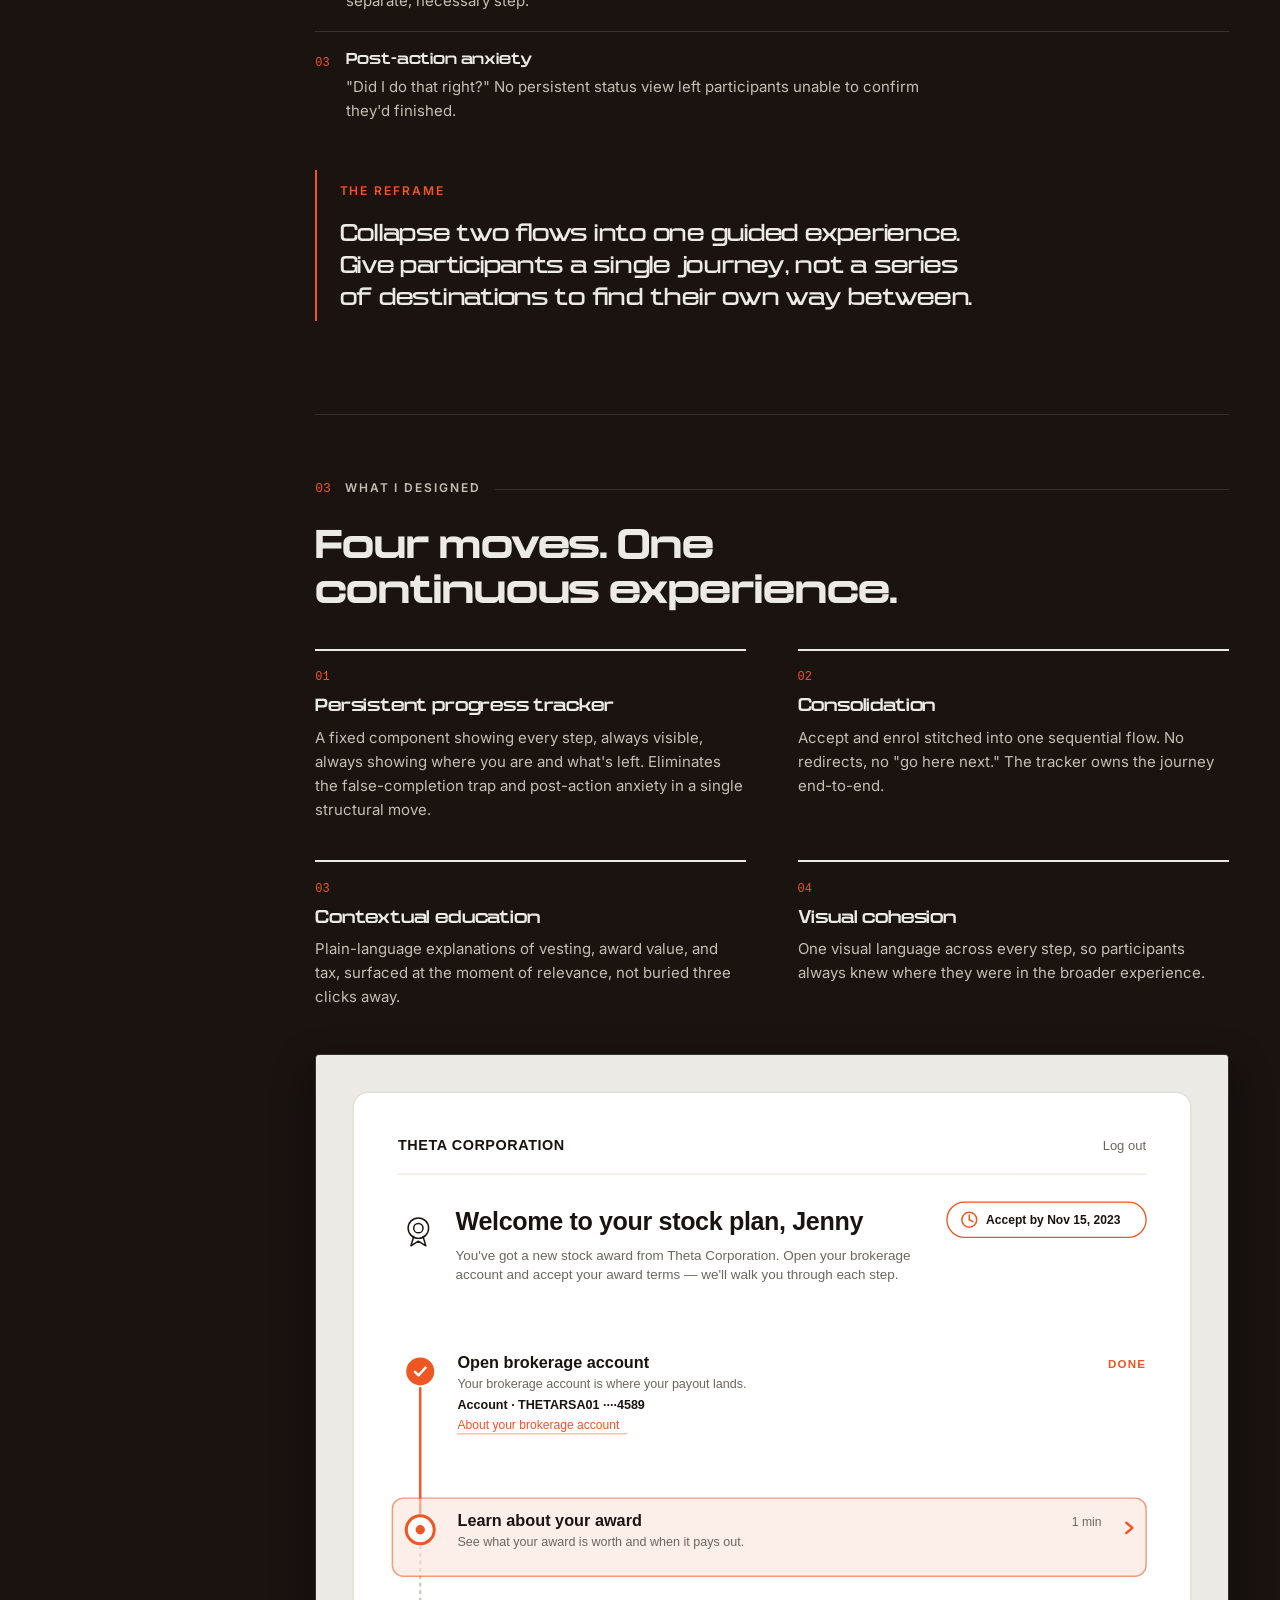
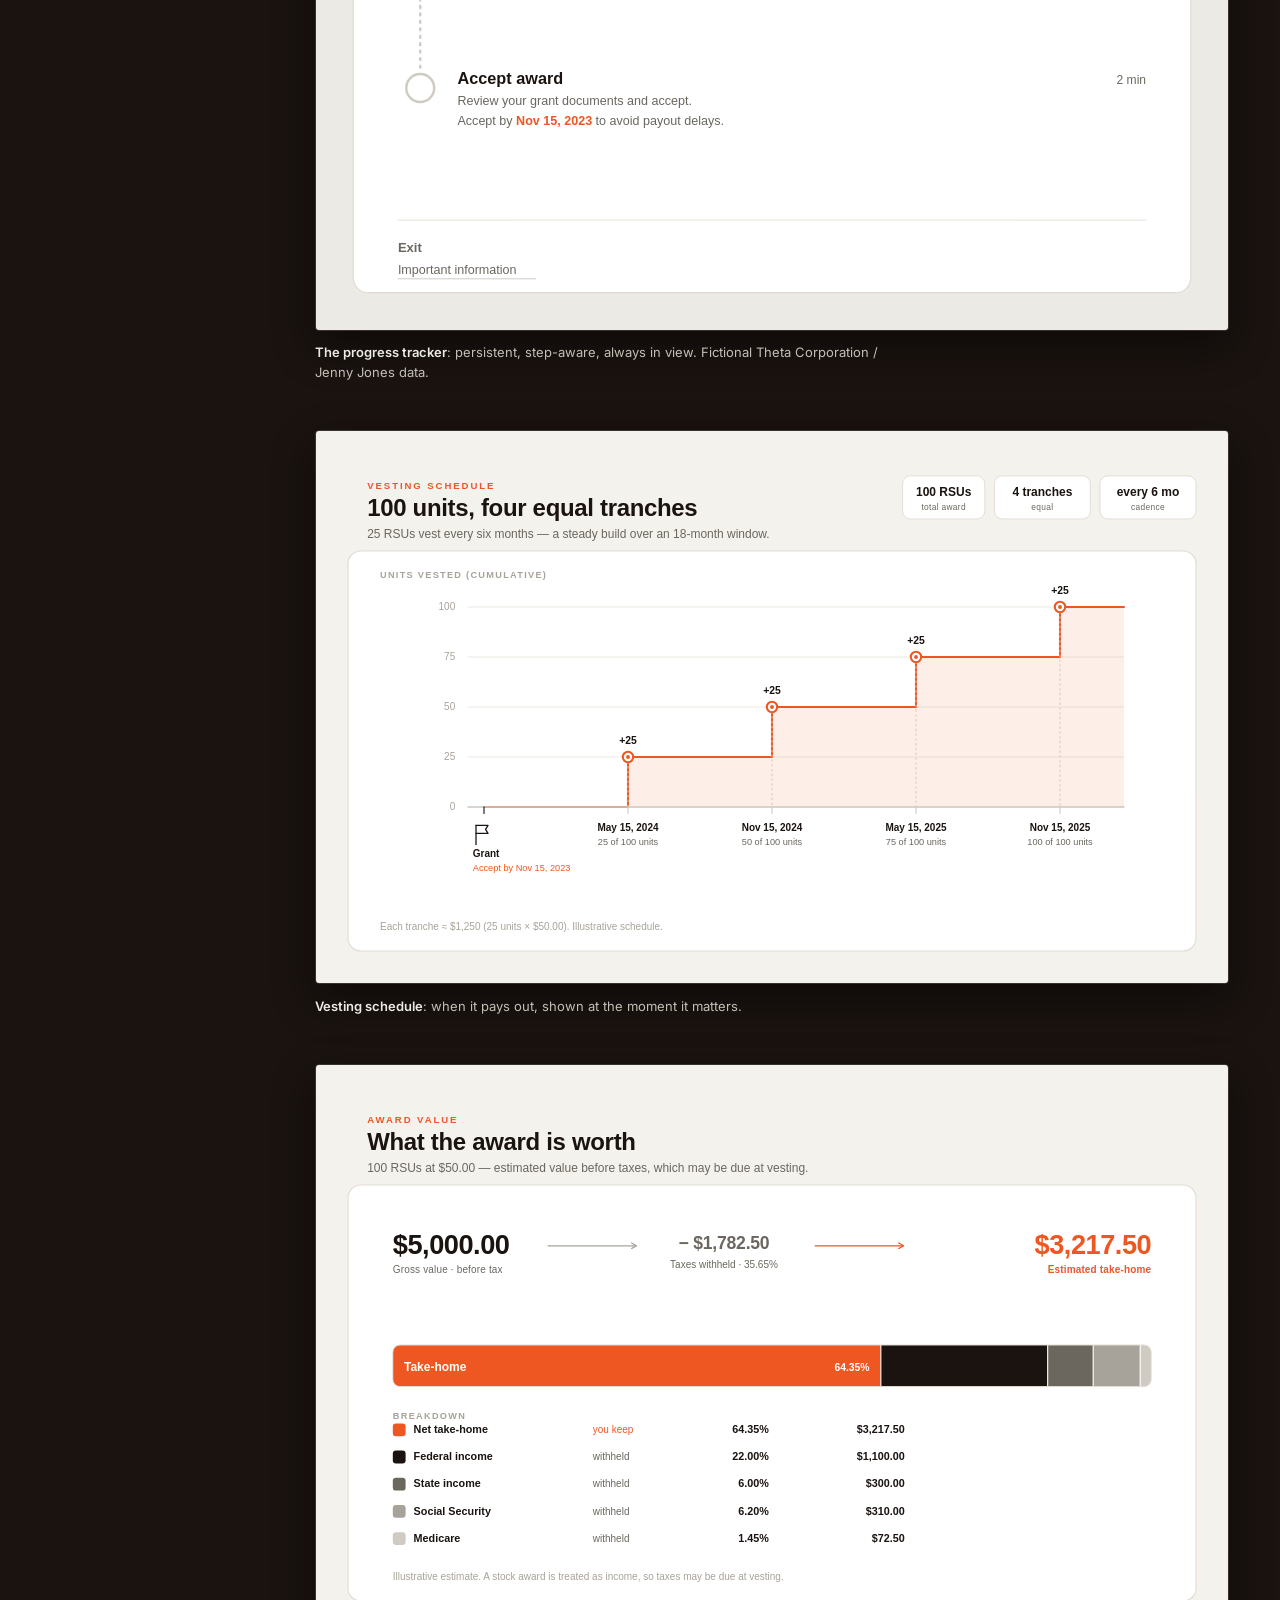
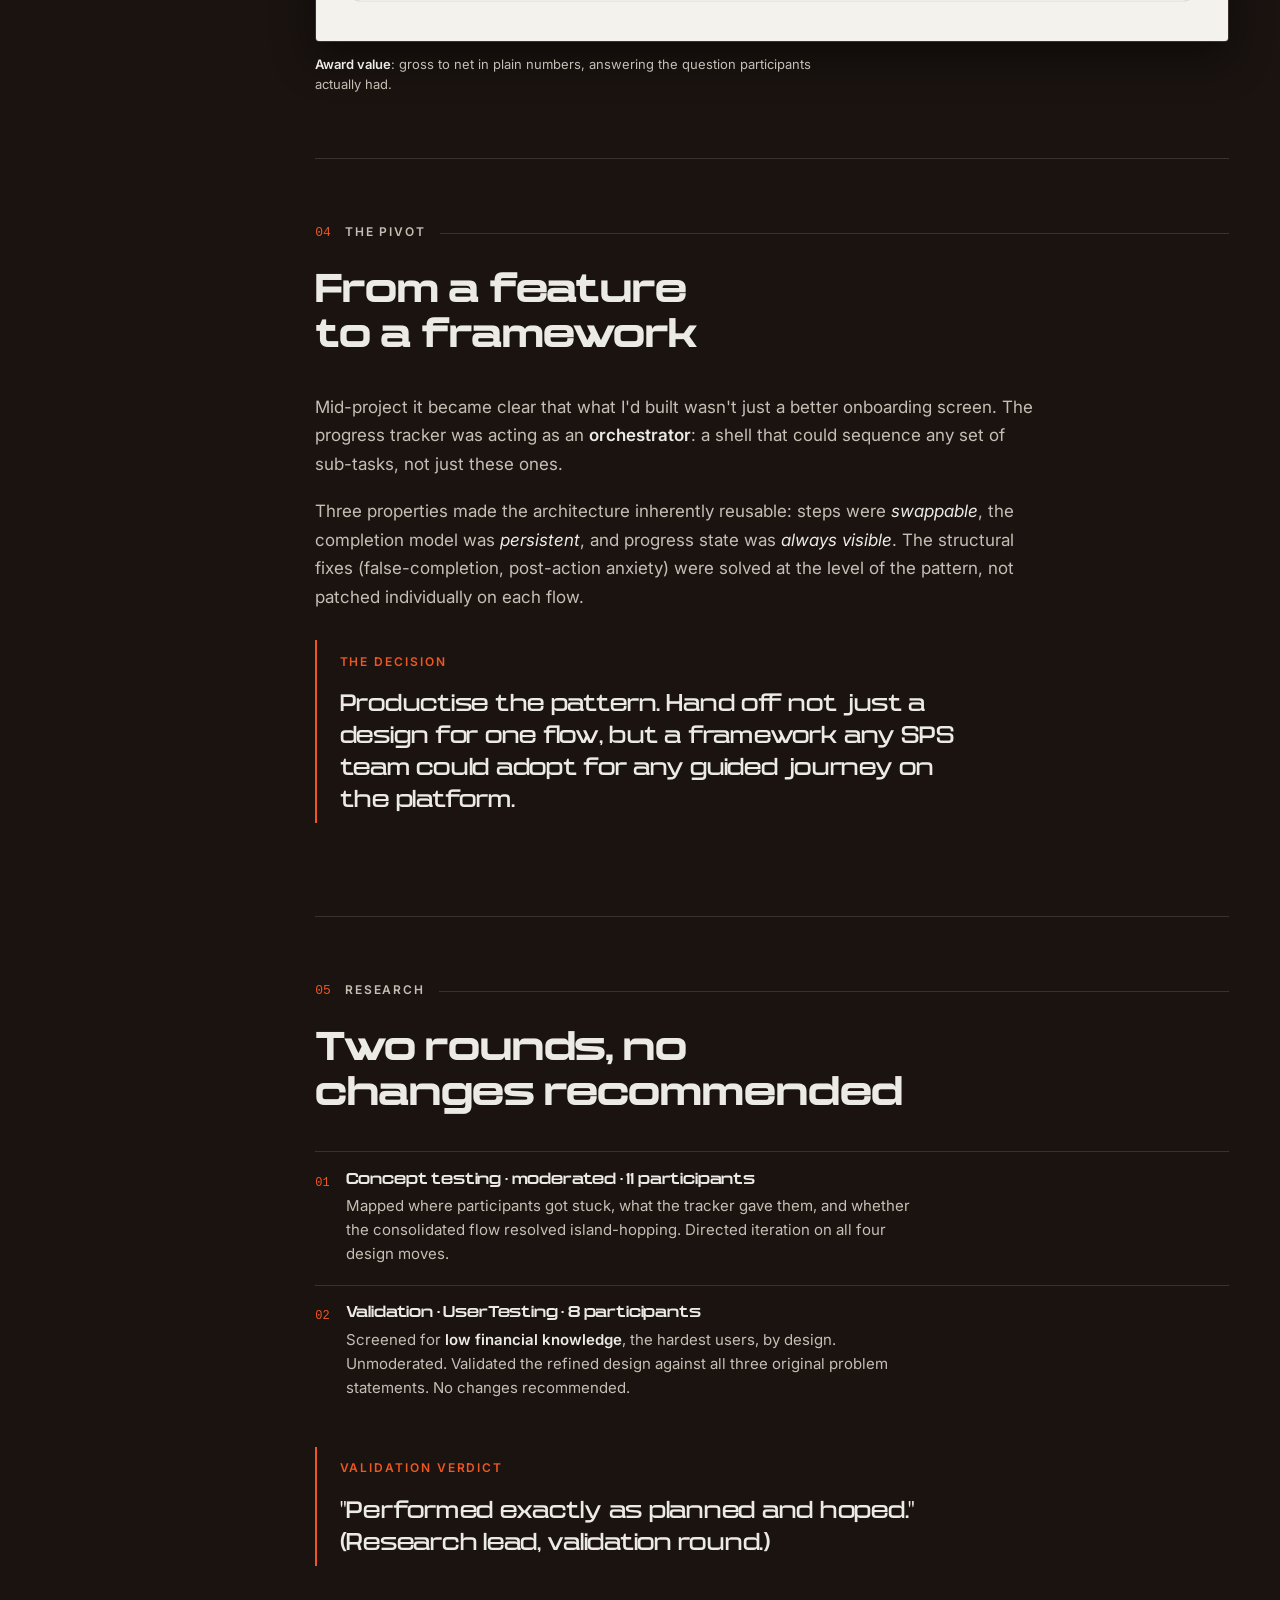
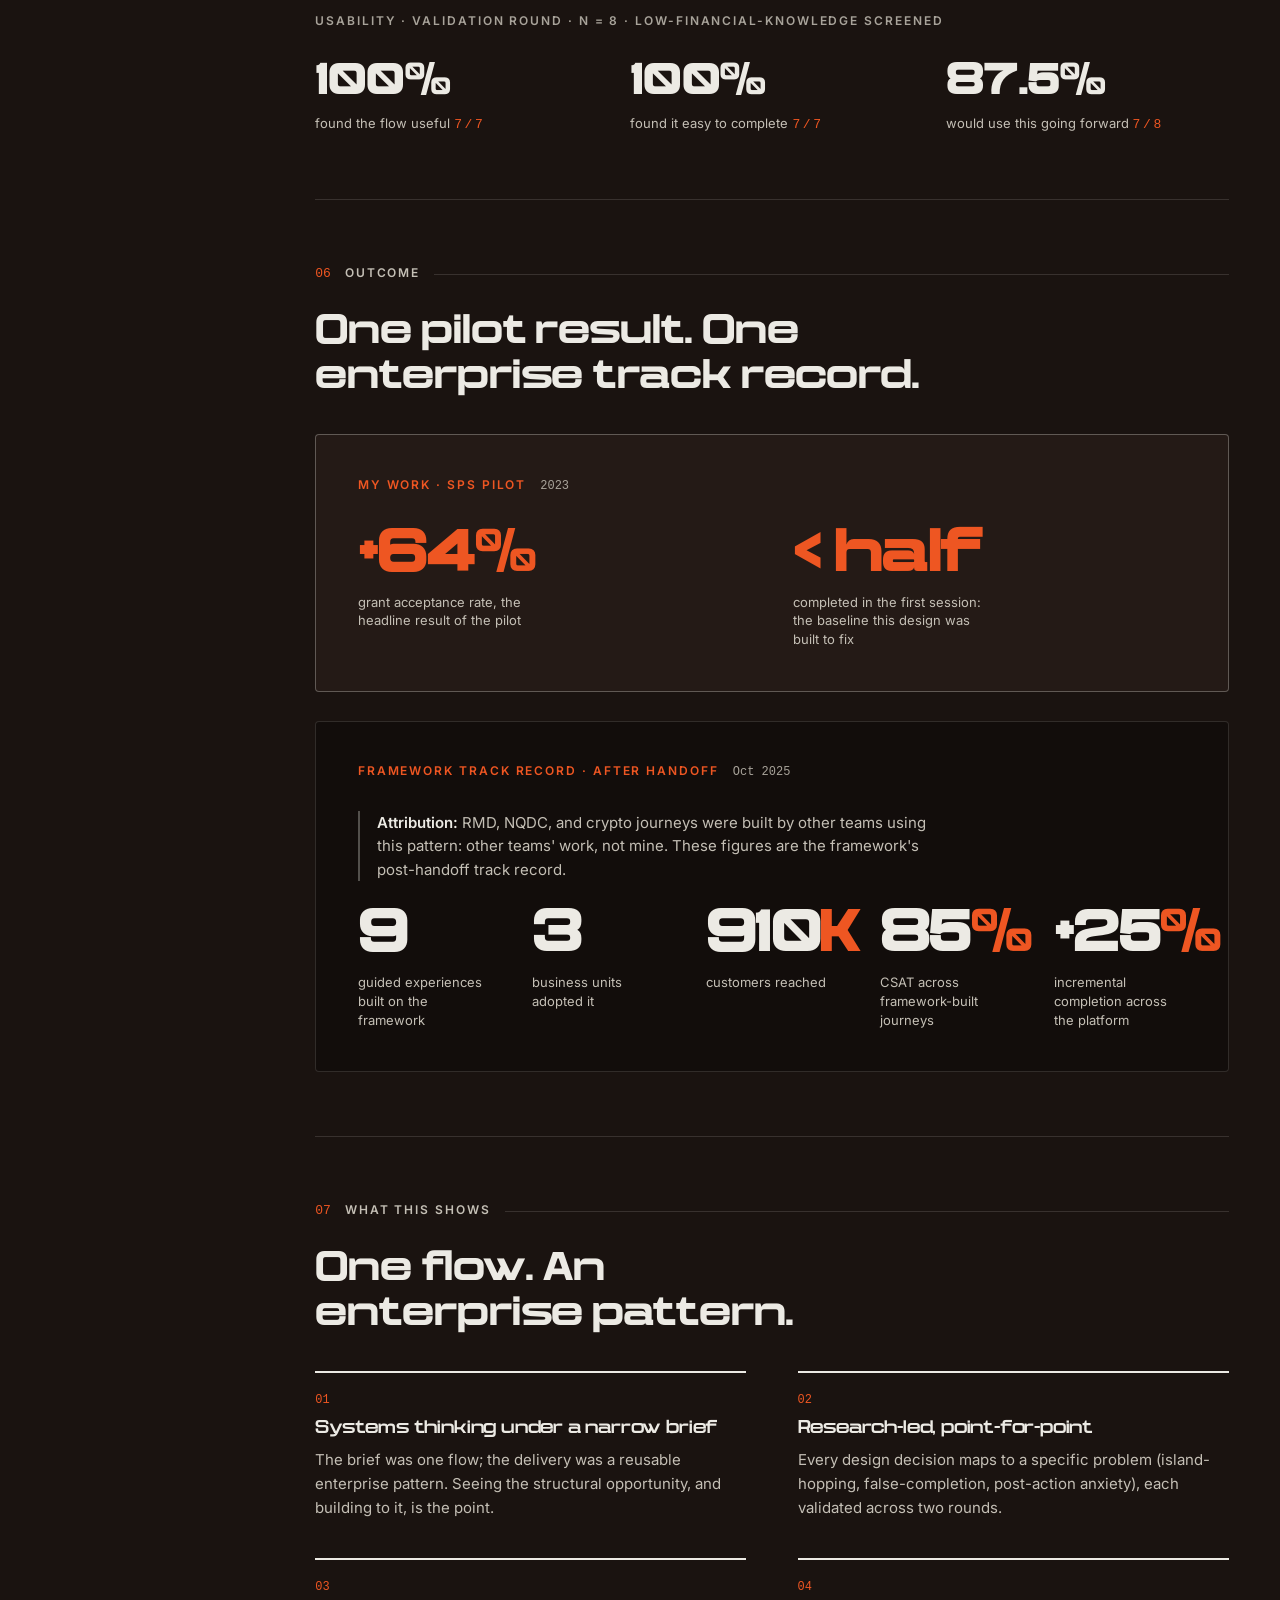
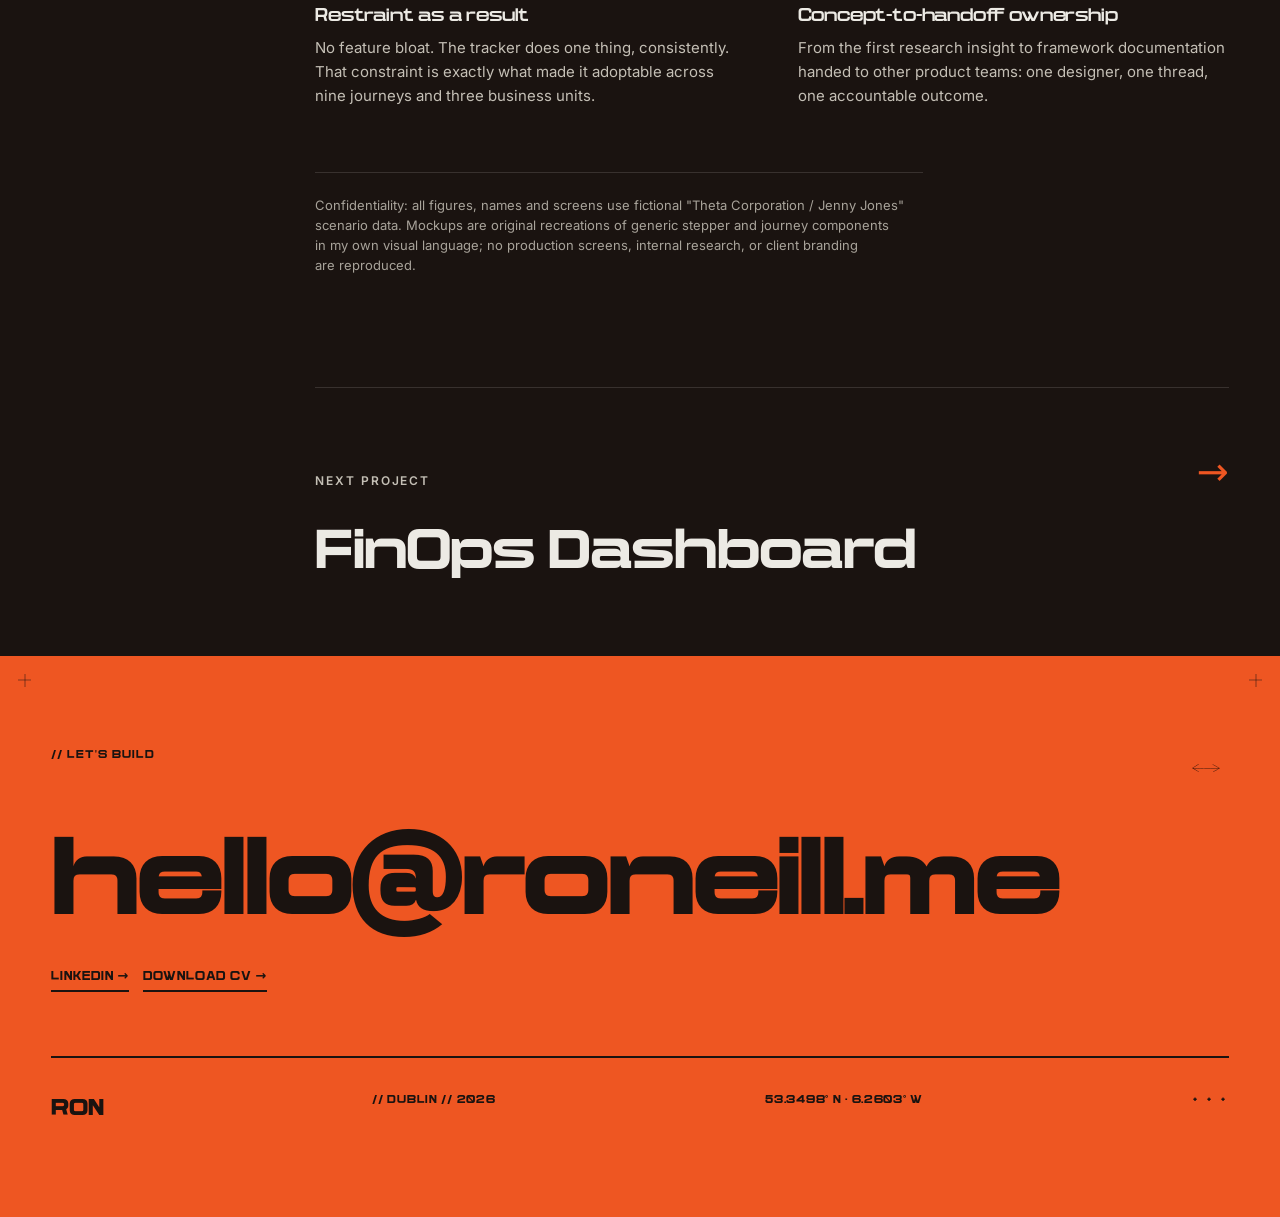
<file: case-studies/guided-tracker/index.html>
<!DOCTYPE html>
<html lang="en" data-theme="blackout">
<head>
<meta charset="utf-8">
<meta name="viewport" content="width=device-width, initial-scale=1">
<title>The Guided Tracker · roneill.me</title>
<link rel="stylesheet" href="styles.css">
<link rel="stylesheet" href="case.css">
<style>
  /* ---- page-local: dark hero figure, light exhibits, outcome bands ---- */

  /* hero figure — dark-native (#1A1310 baked in), sits on the blackout page */
  .hero-figure { margin: clamp(1.8rem,4vw,3rem) 0 0; border-radius: var(--radius); overflow: hidden;
    border: 1px solid var(--border-strong); background: var(--bg-sunken); box-shadow: 0 18px 48px rgba(0,0,0,.5); }
  .hero-figure img { width: 100%; height: auto; display: block; }

  /* numbered problem/effect lists (reuses .listing rhythm but standalone) */
  .points-list { list-style: none; margin: 1.6rem 0 0; padding: 0; }
  .points-list li { display: flex; gap: 16px; padding: 1.15rem 0; border-top: 1px solid var(--border); }
  .points-list .n { font-family: ui-monospace, monospace; font-size: 12px; color: var(--orange); flex: none; padding-top: 3px; }
  .points-list h4 { font-family: var(--font-display); font-weight: 600; font-size: var(--fs-body); letter-spacing: -0.01em; margin: 0; color: var(--paper); }
  .points-list p { font-size: var(--fs-body-sm); line-height: 1.6; color: var(--text-muted); margin: 0.4em 0 0; max-width: 64ch; text-wrap: pretty; }
  .points-list p strong { color: var(--paper); font-weight: 600; }

  /* light "exhibit" figures — the SVGs carry their own paper/elevated bg */
  .exhibits { display: flex; flex-direction: column; gap: clamp(1.8rem,4vw,3rem); margin-top: clamp(1.8rem,4vw,2.8rem); }
  figure.exhibit { margin: 0; }
  figure.exhibit .frame { border-radius: var(--radius); overflow: hidden; border: 1px solid var(--border); box-shadow: 0 16px 42px rgba(0,0,0,.45); }
  figure.exhibit img { width: 100%; height: auto; display: block; }
  figure.exhibit figcaption { font-size: var(--fs-caption); line-height: 1.55; color: var(--text-muted); margin-top: 0.9em; max-width: 72ch; text-wrap: pretty; }
  figure.exhibit figcaption b { color: var(--paper); font-weight: 600; }

  /* research usability mini-stats */
  .statline { font: var(--type-label); text-transform: uppercase; letter-spacing: var(--track-label);
    color: var(--text-faint); margin: clamp(2rem,4vw,3rem) 0 1.4rem; }
  .usab { display: grid; grid-template-columns: repeat(auto-fit, minmax(150px,1fr)); gap: clamp(1.2rem,3vw,2rem); margin-top: clamp(1.4rem,3vw,2rem); }
  .usab .v { font-family: var(--font-display); font-weight: 800; font-size: clamp(1.9rem,4vw,3rem); line-height: 0.95; letter-spacing: -0.03em; font-variant-numeric: tabular-nums; color: var(--paper); }
  .usab .c { font-size: var(--fs-caption); line-height: 1.45; color: var(--text-muted); margin-top: 0.7em; }
  .usab .c .frac { color: var(--orange); font-family: ui-monospace, monospace; }

  /* outcome bands — attribution must stay visually unambiguous */
  .bands { display: flex; flex-direction: column; gap: clamp(1.2rem,3vw,1.8rem); margin-top: 0.6rem; }
  .band { border: 1px solid var(--border); border-radius: var(--radius); padding: clamp(1.6rem,4vw,2.6rem); }
  .band.mine { background: var(--bg-elevated); border-color: var(--border-strong); }
  .band.framework { background: var(--bg-sunken); }
  .blabel { display: flex; flex-wrap: wrap; align-items: baseline; gap: 8px 14px; margin-bottom: clamp(1.2rem,3vw,1.8rem); }
  .blabel .who { font: var(--type-label); text-transform: uppercase; letter-spacing: var(--track-label); color: var(--orange); }
  .blabel .meta-when { font-family: ui-monospace, monospace; font-size: 12px; color: var(--text-faint); }
  .band .disclaimer { font-size: var(--fs-body-sm); line-height: 1.55; color: var(--text-muted); margin: 0 0 1.5rem;
    max-width: 64ch; border-left: 2px solid var(--border-strong); padding-left: 1.1rem; text-wrap: pretty; }
  .band .disclaimer strong { color: var(--paper); font-weight: 600; }
  .bandmetrics { display: grid; grid-template-columns: repeat(auto-fit, minmax(120px,1fr)); gap: clamp(1.4rem,3.5vw,2.6rem); }
  .bandmetrics .v { font-family: var(--font-display); font-weight: 800; font-size: clamp(2.2rem,5vw,4rem); line-height: 0.9;
    letter-spacing: -0.04em; font-variant-numeric: tabular-nums; color: var(--paper); }
  .bandmetrics .v .u { color: var(--orange); }
  .band.mine .bandmetrics .v { color: var(--orange); }
  .bandmetrics .c { font-size: var(--fs-caption); line-height: 1.45; color: var(--text-muted); margin-top: 0.8em; max-width: 24ch; }

  /* confidentiality note */
  .confid { font-size: var(--fs-caption); line-height: 1.55; color: var(--text-faint); margin: clamp(2.5rem,5vw,4rem) 0 0;
    padding-top: 1.4rem; border-top: 1px solid var(--border); max-width: 76ch; text-wrap: pretty; }

  @media (max-width: 580px){ .bandmetrics { grid-template-columns: 1fr 1fr; } }
</style>

  <!-- ── Favicons + manifest (roneill.me) ─────────────────────── -->
  <link rel="icon" type="image/svg+xml" href="/favicon.svg">
  <link rel="icon" type="image/png" sizes="32x32" href="/favicon-32x32.png">
  <link rel="icon" type="image/png" sizes="16x16" href="/favicon-16x16.png">
  <link rel="apple-touch-icon" sizes="180x180" href="/apple-touch-icon.png">
  <link rel="manifest" href="/site.webmanifest">
  <meta name="theme-color" content="#EE5622">

  <!-- ── Open Graph / Twitter ─────────────────────────────────── -->
  <meta property="og:type" content="website">
  <meta property="og:url" content="https://roneill.me/case-studies/guided-tracker/">
  <meta property="og:title" content="The Guided Tracker, Richard O'Neill">
  <meta property="og:description" content="Collapsed two broken equity-onboarding flows into one guided experience, acceptance up 64%, and the pattern became a reusable platform framework.">
  <meta property="og:image" content="https://roneill.me/og-image.png">
  <meta property="og:image:width" content="1200">
  <meta property="og:image:height" content="630">
  <meta property="og:image:alt" content="Richard O'Neill, product designer bridging design, code and AI.">
  <meta property="og:locale" content="en_IE">
  <meta property="og:site_name" content="roneill.me">
  <meta name="twitter:card" content="summary_large_image">
  <meta name="twitter:title" content="The Guided Tracker, Richard O'Neill">
  <meta name="twitter:description" content="Collapsed two broken equity-onboarding flows into one guided experience, acceptance up 64%.">
  <meta name="twitter:image" content="https://roneill.me/og-image.png">
  <meta name="twitter:image:alt" content="Richard O'Neill, product designer bridging design, code and AI.">
  <!-- Motion: shared reveal tokens + dormant IntersectionObserver / rise driver -->
  <link rel="stylesheet" href="/tokens/motion.css">
  <script defer src="/motion-observe.js"></script>
</head>
<body>
  <div class="bar"><div class="wrap bar-in">
    <a href="../../index.html" class="mark">ron</a>
    <nav class="topnav">
      <a href="../../index.html#work" class="nav-link">Work</a>
      <a href="../../index.html#about" class="nav-link">About</a>
      <a href="#contact" class="nav-link">Contact</a>
      <a href="../../cv.html" class="nav-link">CV</a>
      <span class="avail"><span class="dot"></span>Available</span>
    </nav>
  </div></div>

  <header class="hero"><div class="wrap">
    <div class="kicker">Case study <b>[ 01 ]</b> · the full story</div>
    <div class="num-big">01</div>
    <h1 data-rise class="tw-pending">collapsed two broken flows into one guided experience, acceptance up <span class="o">64%</span></h1>
    <p class="summary">An onboarding redesign that lifted award acceptance by <strong>64%</strong>, and the orchestration pattern behind it became a reusable framework across the platform. The brief was one flow; the delivery was an enterprise pattern adopted across nine guided journeys.</p>
    <dl class="meta">
      <div><dt>Client</dt><dd>Fidelity Stock Plan Services</dd></div>
      <div><dt>Year</dt><dd>2023</dd></div>
      <div><dt>Role</dt><dd>Lead Product Designer</dd></div>
      <div><dt>Type</dt><dd>UX · Systems design · Research</dd></div>
    </dl>

    <figure class="hero-figure">
      <img src="assets/guided-tracker-01-journey.svg" alt="The island-hopping problem reframed as one continuous guided journey: a single progress tracker sequencing accept, enrol and confirm steps end to end.">
    </figure>
  </div></header>

  <div class="wrap"><div class="doc">
    <aside class="rail"><nav>
      <div class="rh">Sections</div>
      <ol>
        <li><a href="#c1"><span class="mono">01</span> The brief</a></li>
        <li><a href="#c2"><span class="mono">02</span> The reframe</a></li>
        <li><a href="#c3"><span class="mono">03</span> What I designed</a></li>
        <li><a href="#c4"><span class="mono">04</span> The pivot</a></li>
        <li><a href="#c5"><span class="mono">05</span> Research</a></li>
        <li><a href="#c6"><span class="mono">06</span> Outcome</a></li>
        <li><a href="#c7"><span class="mono">07</span> What this shows</a></li>
      </ol>
    </nav></aside>

    <main>
      <section class="chapter" id="c1">
        <div class="chx"><span class="n">01</span><span class="l">The brief</span><span class="r"></span></div>
        <h2>Less than half of participants finished in the first session</h2>
        <div class="prose">
          <p>Fidelity Stock Plan Services is where employees manage their equity: accepting awards, understanding vesting, taking action on grants. When a new award arrived, the accept-and-enrol flow demanded context participants didn't yet have. Most bailed and came back later, if they came back at all.</p>
          <p>For the firm, that incompletion had three concrete costs:</p>
        </div>
        <ul class="points-list">
          <li><span class="n">01</span><div><h4>Low completion</h4><p>Awards left unaccepted: <strong>money employees were entitled to, left on the table.</strong></p></div></li>
          <li><span class="n">02</span><div><h4>Call volume</h4><p>Confused participants called service reps. Completion was happening, just expensively.</p></div></li>
          <li><span class="n">03</span><div><h4>Low confidence</h4><p>Participants who did finish weren't sure they'd done it right, eroding trust in the platform.</p></div></li>
        </ul>
      </section>

      <section class="chapter" id="c2">
        <div class="chx"><span class="n">02</span><span class="l">The reframe</span><span class="r"></span></div>
        <h2>Island-hopping</h2>
        <div class="prose">
          <p>Accepting an award and enrolling in a plan were two separate flows, built at different times, sitting in different parts of the product. Participants had to jump between them, losing the thread each time. We called it <em>island-hopping</em>.</p>
          <p>The pattern had three compounding effects:</p>
        </div>
        <ul class="points-list">
          <li><span class="n">01</span><div><h4>Cognitive load</h4><p>Each island reset context. Participants re-oriented on every jump, carrying what they'd just learnt in working memory.</p></div></li>
          <li><span class="n">02</span><div><h4>False-completion trap</h4><p>Finishing the accept flow <em>felt</em> like done. Most didn't realise enrolment was a separate, necessary step.</p></div></li>
          <li><span class="n">03</span><div><h4>Post-action anxiety</h4><p>"Did I do that right?" No persistent status view left participants unable to confirm they'd finished.</p></div></li>
        </ul>
        <div class="pull">
          <span class="k">The reframe</span>
          <p>Collapse two flows into one guided experience. Give participants a single journey, not a series of destinations to find their own way between.</p>
        </div>
      </section>

      <section class="chapter" id="c3">
        <div class="chx"><span class="n">03</span><span class="l">What I designed</span><span class="r"></span></div>
        <h2>Four moves. One continuous experience.</h2>
        <div class="decisions">
          <div class="decision"><div class="n">01</div><h3>Persistent progress tracker</h3><p>A fixed component showing every step, always visible, always showing where you are and what's left. Eliminates the false-completion trap and post-action anxiety in a single structural move.</p></div>
          <div class="decision"><div class="n">02</div><h3>Consolidation</h3><p>Accept and enrol stitched into one sequential flow. No redirects, no "go here next." The tracker owns the journey end-to-end.</p></div>
          <div class="decision"><div class="n">03</div><h3>Contextual education</h3><p>Plain-language explanations of vesting, award value, and tax, surfaced at the moment of relevance, not buried three clicks away.</p></div>
          <div class="decision"><div class="n">04</div><h3>Visual cohesion</h3><p>One visual language across every step, so participants always knew where they were in the broader experience.</p></div>
        </div>

        <div class="exhibits">
          <figure class="exhibit">
            <div class="frame"><img src="assets/guided-tracker-02-progress.svg" alt="The persistent progress tracker showing the accept-and-enrol journey with the current step highlighted and remaining steps visible, using fictional Theta Corporation / Jenny Jones data."></div>
            <figcaption><b>The progress tracker</b>: persistent, step-aware, always in view. Fictional Theta Corporation / Jenny Jones data.</figcaption>
          </figure>
          <figure class="exhibit">
            <div class="frame"><img src="assets/guided-tracker-03-vesting.svg" alt="A vesting schedule showing when each tranche of an award pays out, surfaced inline at the moment it matters."></div>
            <figcaption><b>Vesting schedule</b>: when it pays out, shown at the moment it matters.</figcaption>
          </figure>
          <figure class="exhibit">
            <div class="frame"><img src="assets/guided-tracker-04-award-value.svg" alt="An award-value breakdown translating gross award to net value in plain numbers."></div>
            <figcaption><b>Award value</b>: gross to net in plain numbers, answering the question participants actually had.</figcaption>
          </figure>
        </div>
      </section>

      <section class="chapter" id="c4">
        <div class="chx"><span class="n">04</span><span class="l">The pivot</span><span class="r"></span></div>
        <h2>From a feature to a framework</h2>
        <div class="prose">
          <p>Mid-project it became clear that what I'd built wasn't just a better onboarding screen. The progress tracker was acting as an <strong>orchestrator</strong>: a shell that could sequence any set of sub-tasks, not just these ones.</p>
          <p>Three properties made the architecture inherently reusable: steps were <em>swappable</em>, the completion model was <em>persistent</em>, and progress state was <em>always visible</em>. The structural fixes (false-completion, post-action anxiety) were solved at the level of the pattern, not patched individually on each flow.</p>
        </div>
        <div class="pull">
          <span class="k">The decision</span>
          <p>Productise the pattern. Hand off not just a design for one flow, but a framework any SPS team could adopt for any guided journey on the platform.</p>
        </div>
      </section>

      <section class="chapter" id="c5">
        <div class="chx"><span class="n">05</span><span class="l">Research</span><span class="r"></span></div>
        <h2>Two rounds, no changes recommended</h2>
        <ul class="points-list">
          <li><span class="n">01</span><div><h4>Concept testing · moderated · 11 participants</h4><p>Mapped where participants got stuck, what the tracker gave them, and whether the consolidated flow resolved island-hopping. Directed iteration on all four design moves.</p></div></li>
          <li><span class="n">02</span><div><h4>Validation · UserTesting · 8 participants</h4><p>Screened for <strong>low financial knowledge</strong>, the hardest users, by design. Unmoderated. Validated the refined design against all three original problem statements. No changes recommended.</p></div></li>
        </ul>
        <div class="pull">
          <span class="k">Validation verdict</span>
          <p>"Performed exactly as planned and hoped." (Research lead, validation round.)</p>
        </div>
        <div class="statline">Usability · validation round · n = 8 · low-financial-knowledge screened</div>
        <div class="usab">
          <div><div class="v">100%</div><div class="c">found the flow useful <span class="frac">7&thinsp;/&thinsp;7</span></div></div>
          <div><div class="v">100%</div><div class="c">found it easy to complete <span class="frac">7&thinsp;/&thinsp;7</span></div></div>
          <div><div class="v">87.5%</div><div class="c">would use this going forward <span class="frac">7&thinsp;/&thinsp;8</span></div></div>
        </div>
      </section>

      <section class="chapter" id="c6">
        <div class="chx"><span class="n">06</span><span class="l">Outcome</span><span class="r"></span></div>
        <h2>One pilot result. One enterprise track record.</h2>
        <div class="bands">
          <div class="band mine">
            <div class="blabel"><span class="who">My work · SPS pilot</span><span class="meta-when">2023</span></div>
            <div class="bandmetrics">
              <div><div class="v">+64<span class="u">%</span></div><div class="c">grant acceptance rate, the headline result of the pilot</div></div>
              <div><div class="v">&lt; half</div><div class="c">completed in the first session: the baseline this design was built to fix</div></div>
            </div>
          </div>
          <div class="band framework">
            <div class="blabel"><span class="who">Framework track record · after handoff</span><span class="meta-when">Oct 2025</span></div>
            <p class="disclaimer"><strong>Attribution:</strong> RMD, NQDC, and crypto journeys were built by other teams using this pattern: other teams' work, not mine. These figures are the framework's post-handoff track record.</p>
            <div class="bandmetrics">
              <div><div class="v">9</div><div class="c">guided experiences built on the framework</div></div>
              <div><div class="v">3</div><div class="c">business units adopted it</div></div>
              <div><div class="v">910<span class="u">K</span></div><div class="c">customers reached</div></div>
              <div><div class="v">85<span class="u">%</span></div><div class="c">CSAT across framework-built journeys</div></div>
              <div><div class="v">+25<span class="u">%</span></div><div class="c">incremental completion across the platform</div></div>
            </div>
          </div>
        </div>
      </section>

      <section class="chapter" id="c7">
        <div class="chx"><span class="n">07</span><span class="l">What this shows</span><span class="r"></span></div>
        <h2>One flow. An enterprise pattern.</h2>
        <div class="decisions">
          <div class="decision"><div class="n">01</div><h3>Systems thinking under a narrow brief</h3><p>The brief was one flow; the delivery was a reusable enterprise pattern. Seeing the structural opportunity, and building to it, is the point.</p></div>
          <div class="decision"><div class="n">02</div><h3>Research-led, point-for-point</h3><p>Every design decision maps to a specific problem (island-hopping, false-completion, post-action anxiety), each validated across two rounds.</p></div>
          <div class="decision"><div class="n">03</div><h3>Restraint as a result</h3><p>No feature bloat. The tracker does one thing, consistently. That constraint is exactly what made it adoptable across nine journeys and three business units.</p></div>
          <div class="decision"><div class="n">04</div><h3>Concept-to-handoff ownership</h3><p>From the first research insight to framework documentation handed to other product teams: one designer, one thread, one accountable outcome.</p></div>
        </div>

        <p class="confid">Confidentiality: all figures, names and screens use fictional "Theta Corporation / Jenny Jones" scenario data. Mockups are original recreations of generic stepper and journey components in my own visual language; no production screens, internal research, or client branding are reproduced.</p>
      </section>

      <div class="next">
        <a href="../fidelity-finops/index.html">
          <div><div class="eyebrow">Next project</div><div class="t">FinOps Dashboard</div></div>
          <span class="arrow">→</span>
        </a>
      </div>
    </main>
  </div></div>

  <footer id="contact" class="contact">
    <span class="creg" style="top:18px;left:18px"></span><span class="creg" style="top:18px;right:18px"></span>
    <div class="wrap contact-in">
      <div class="top">
        <span class="cap">// Let's build</span>
        <img src="assets/motifs/arrows-double.svg" alt="">
      </div>
      <a href="mailto:hello@roneill.me" class="email">hello@roneill.me</a>
      <div class="clinks">
        <a href="https://linkedin.com/in/roneillme">LinkedIn →</a>
        <a href="../../cv.html">Download CV →</a>
      </div>
      <div class="crow">
        <span class="cmark">ron</span>
        <span>// Dublin // 2026</span>
        <span>53.3498° N · 6.2603° W</span>
        <span class="plus">+ + +</span>
      </div>
    </div>
  </footer>

  <script src="case.js"></script>
</body>
</html>
</file>
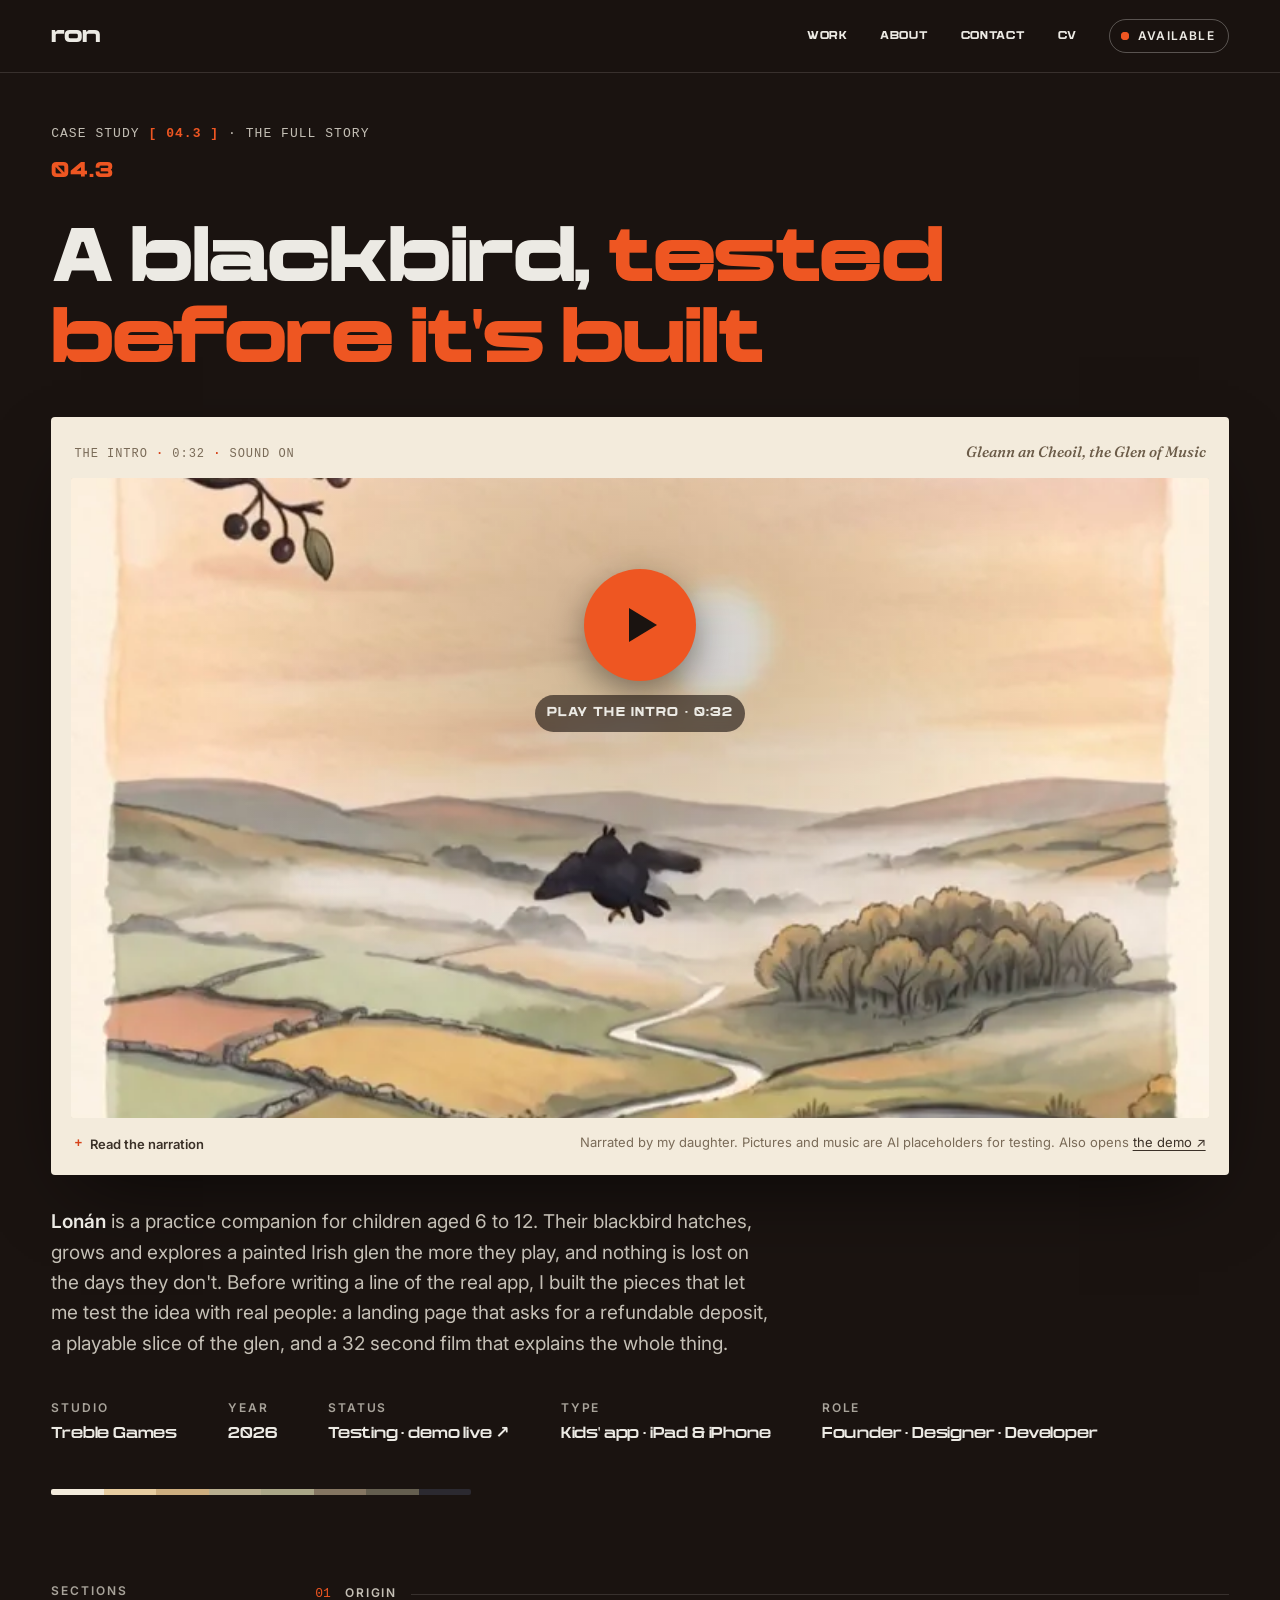
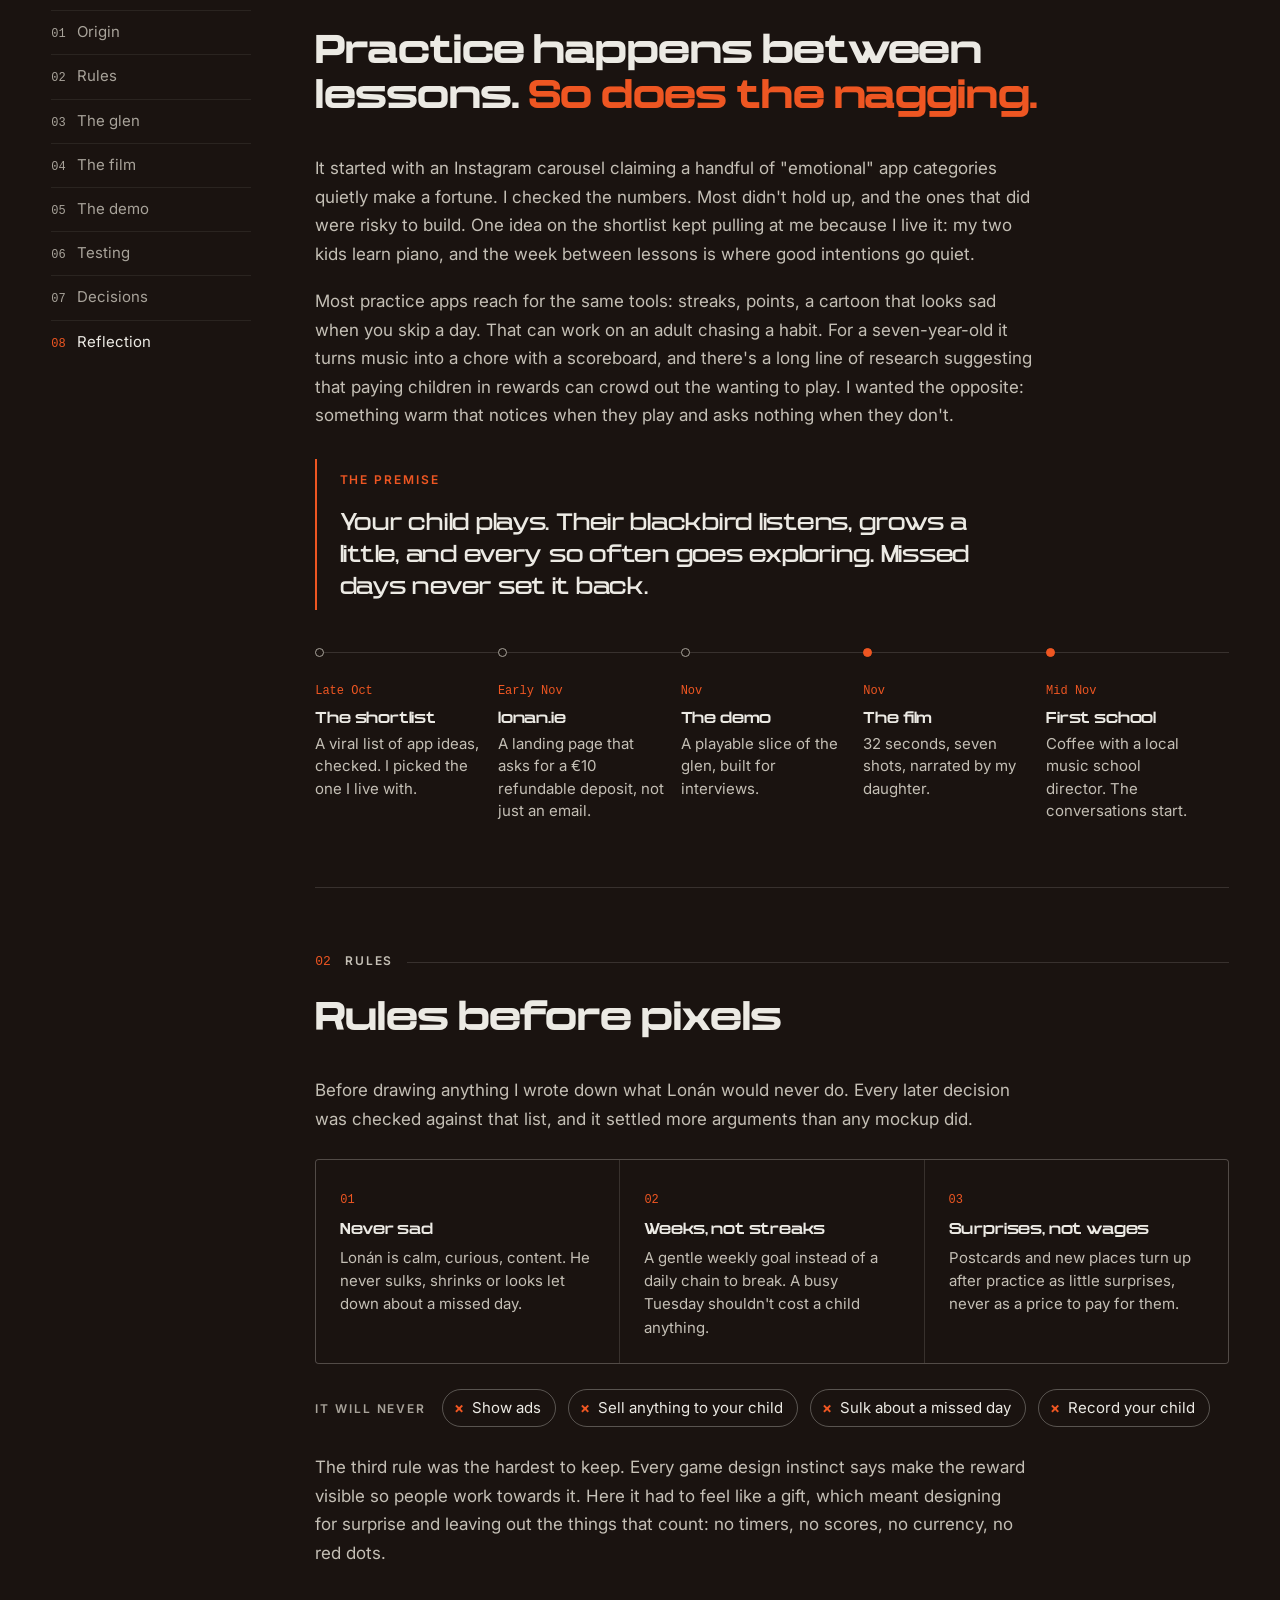
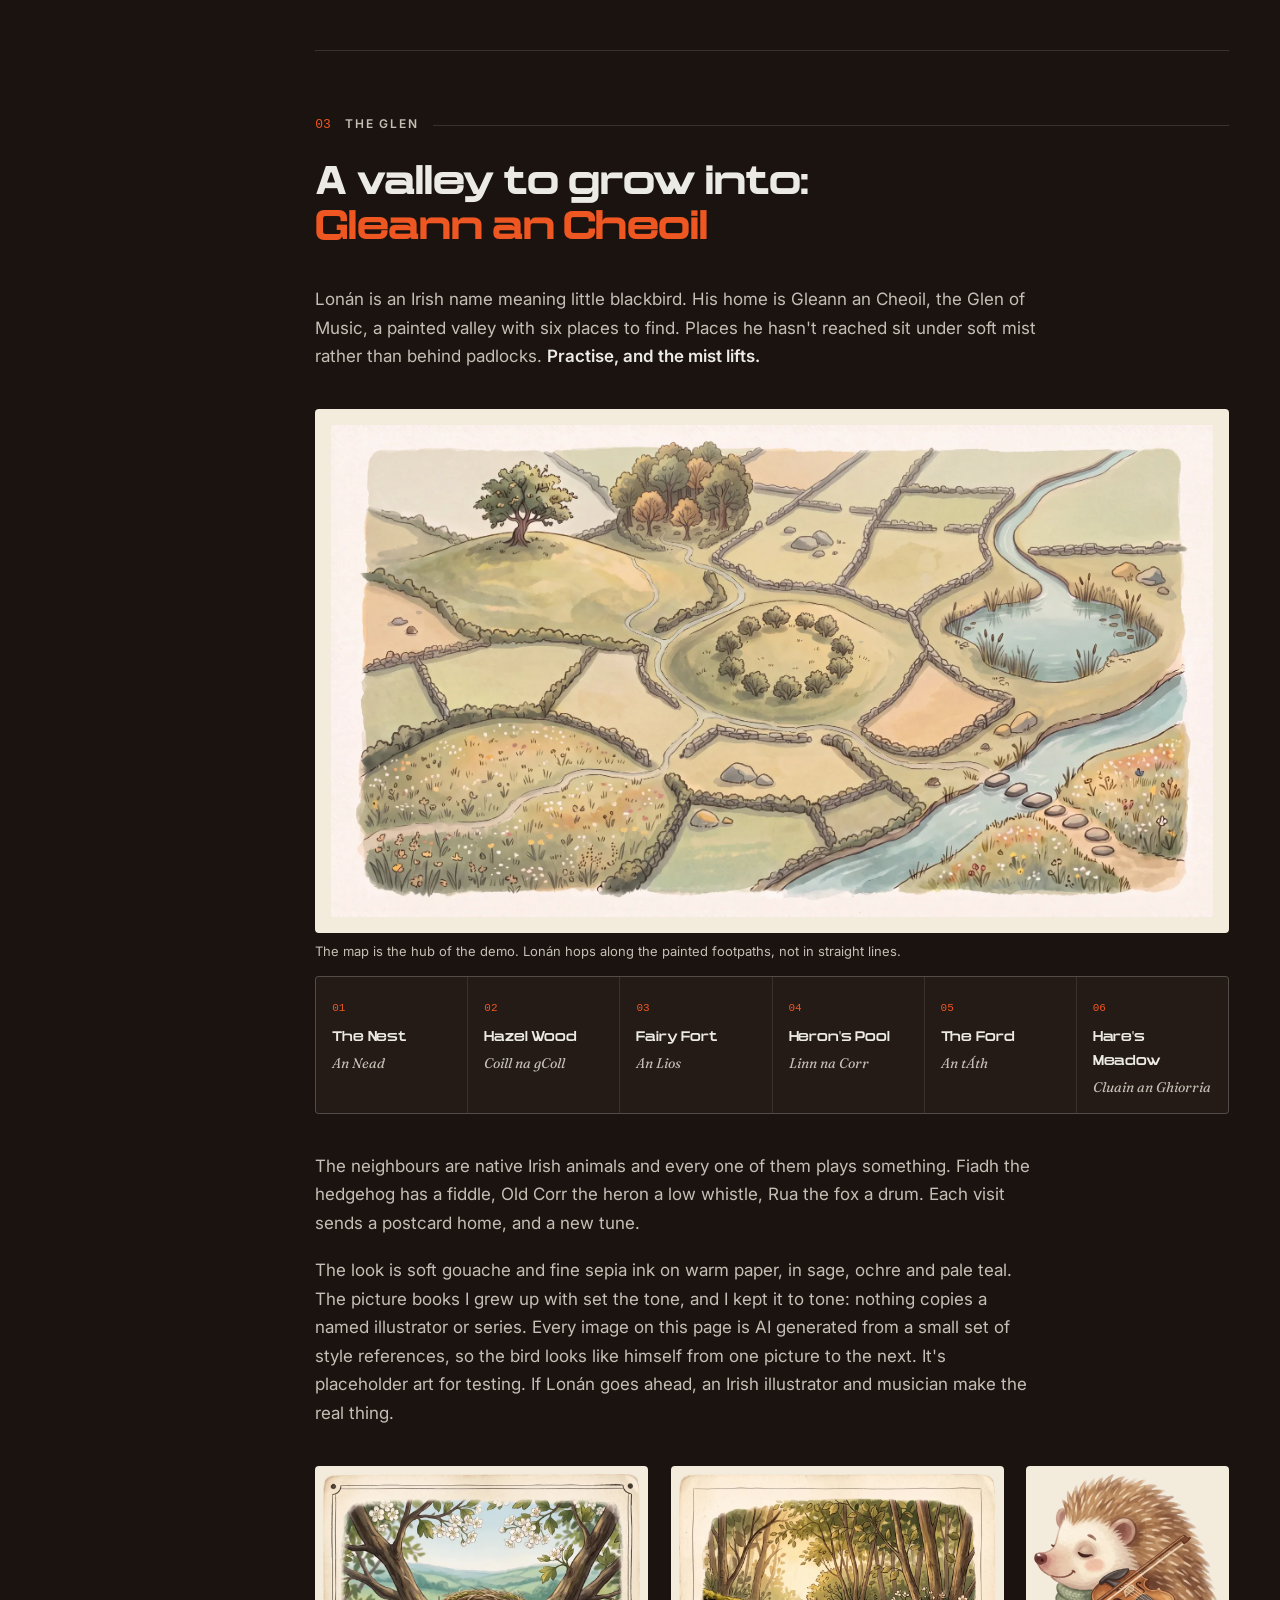
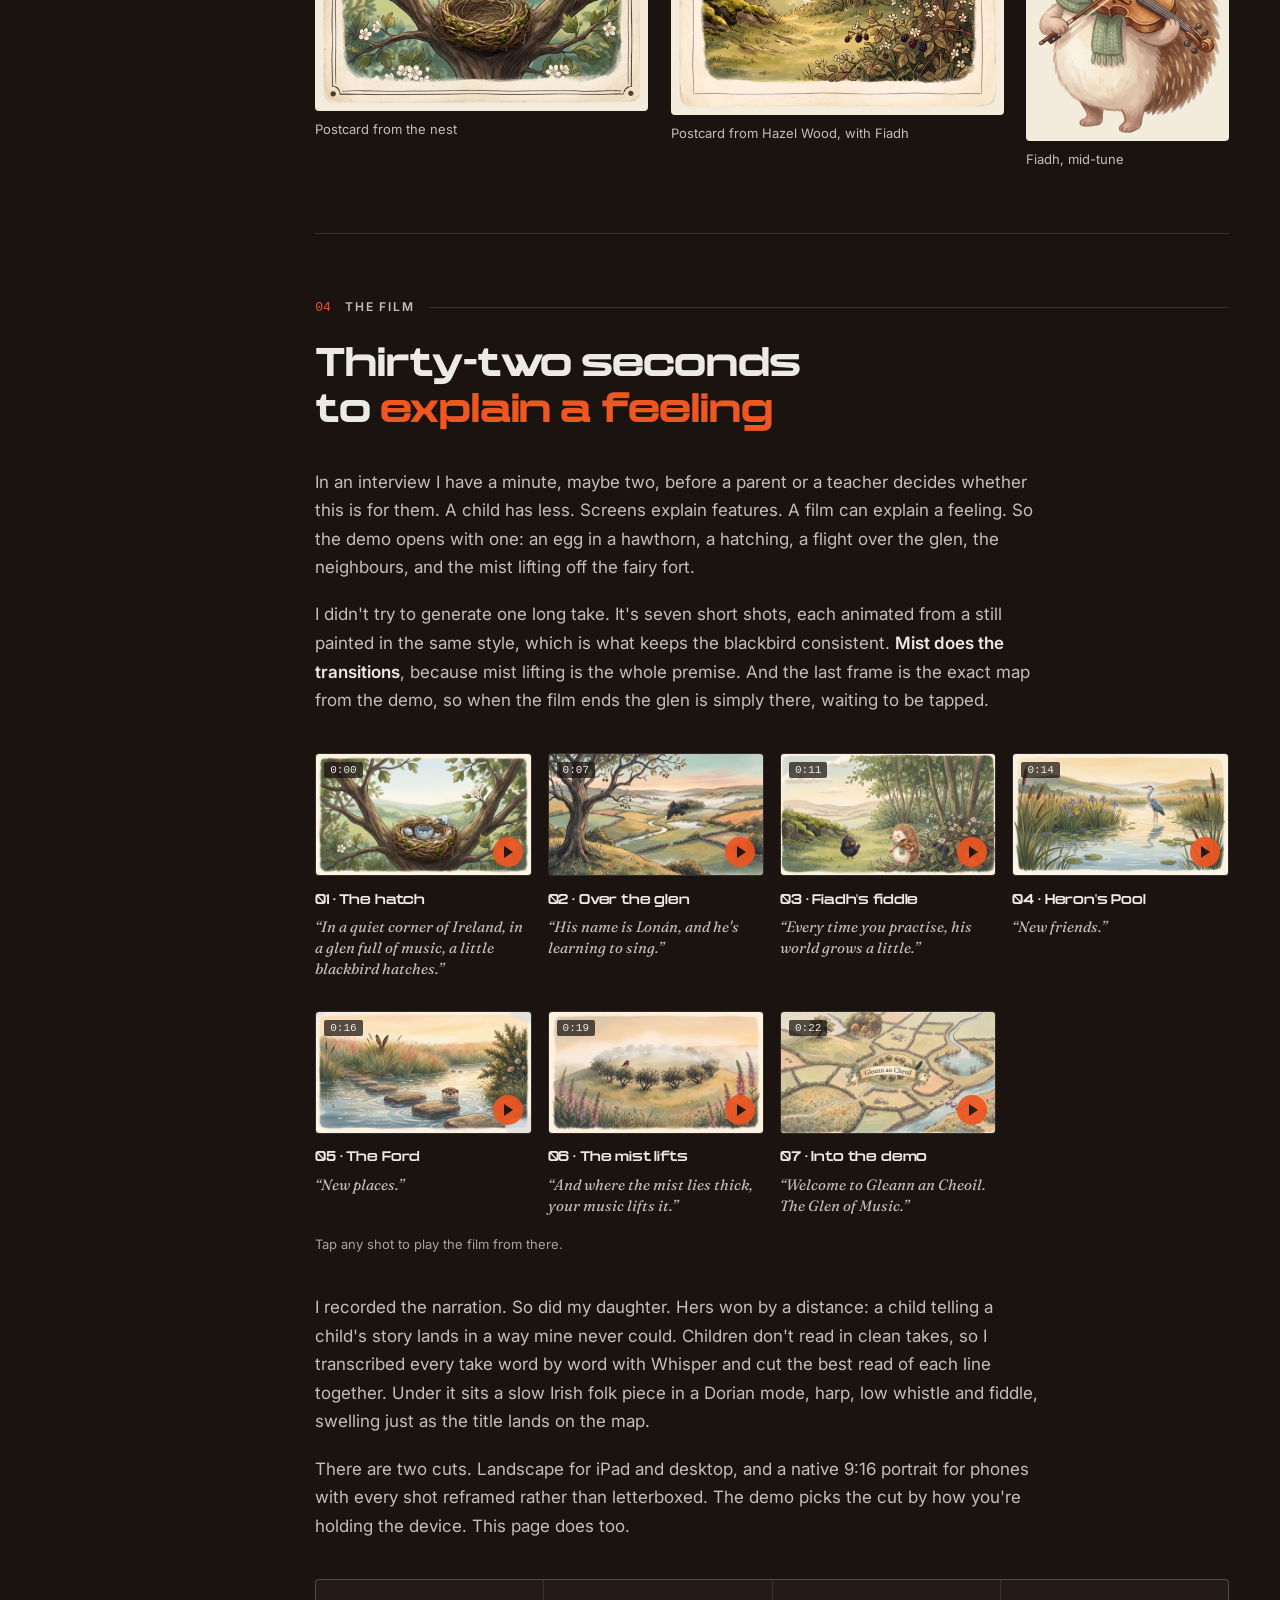
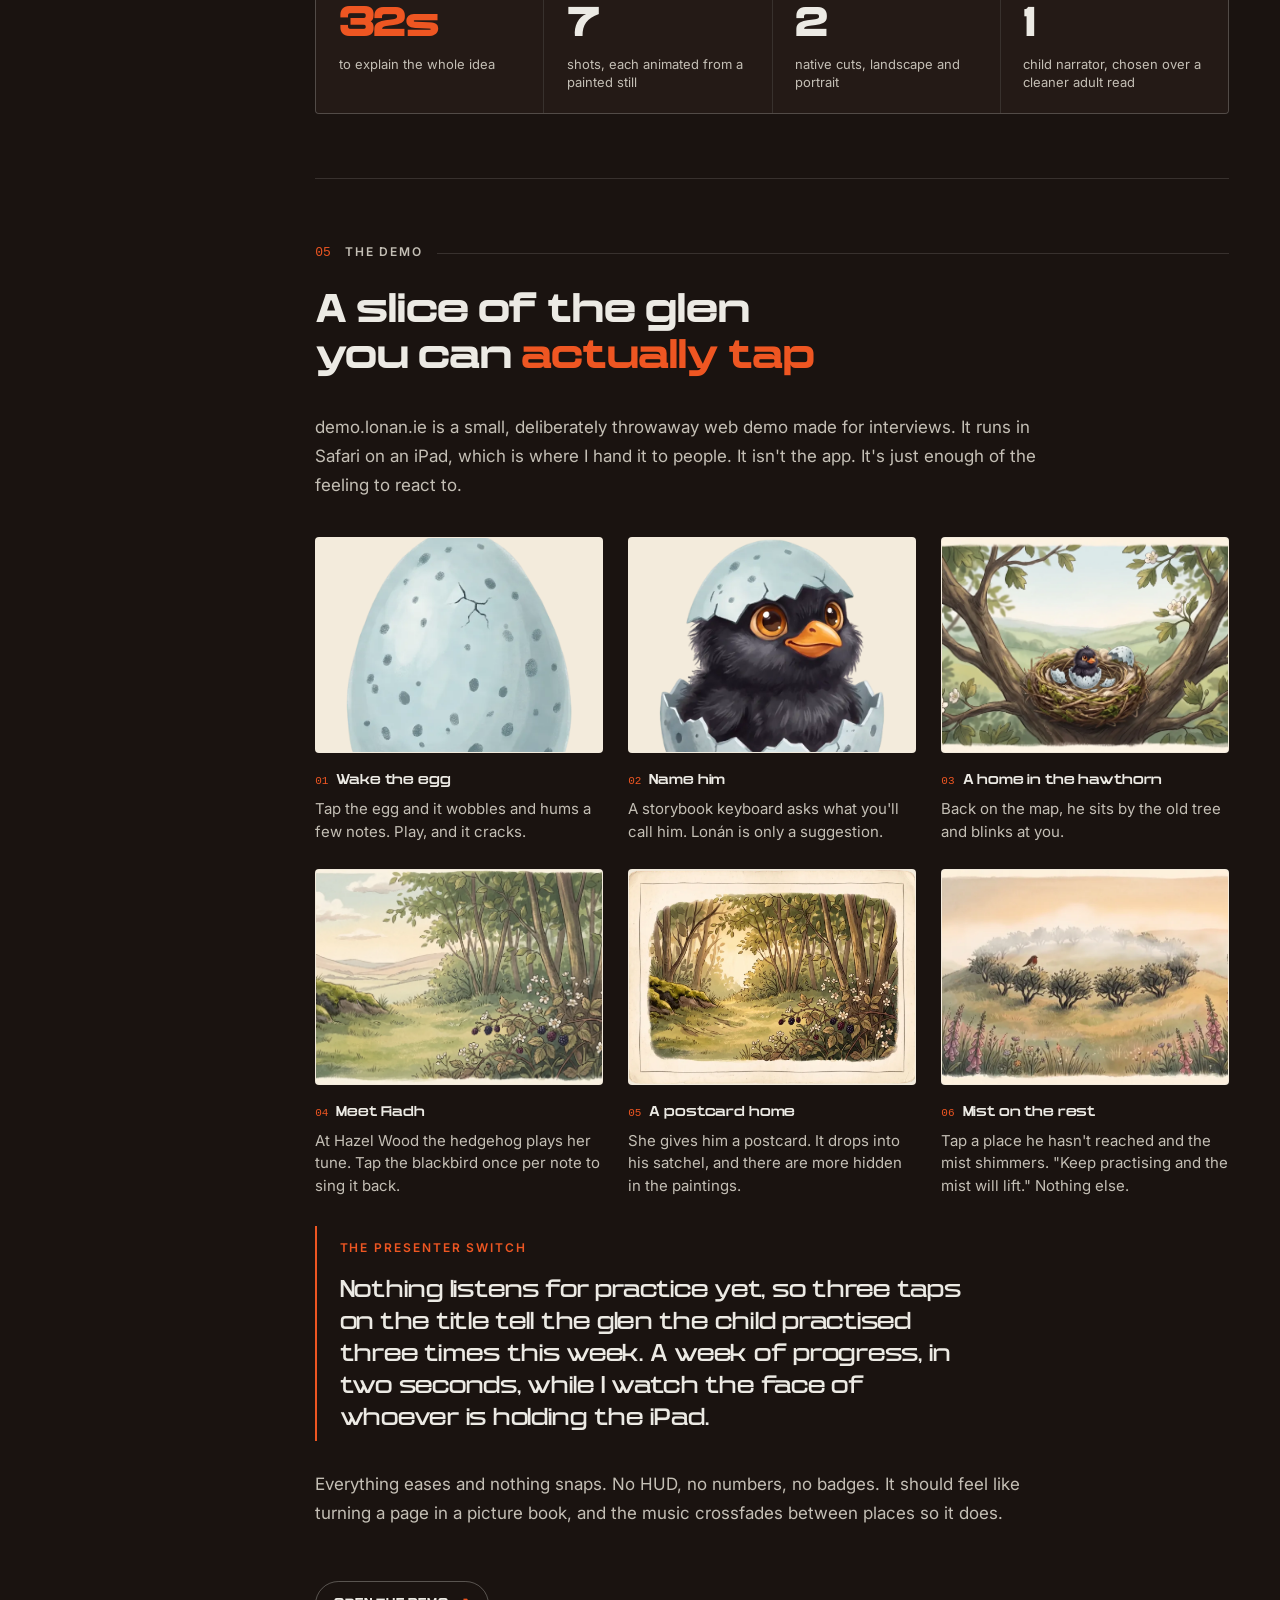
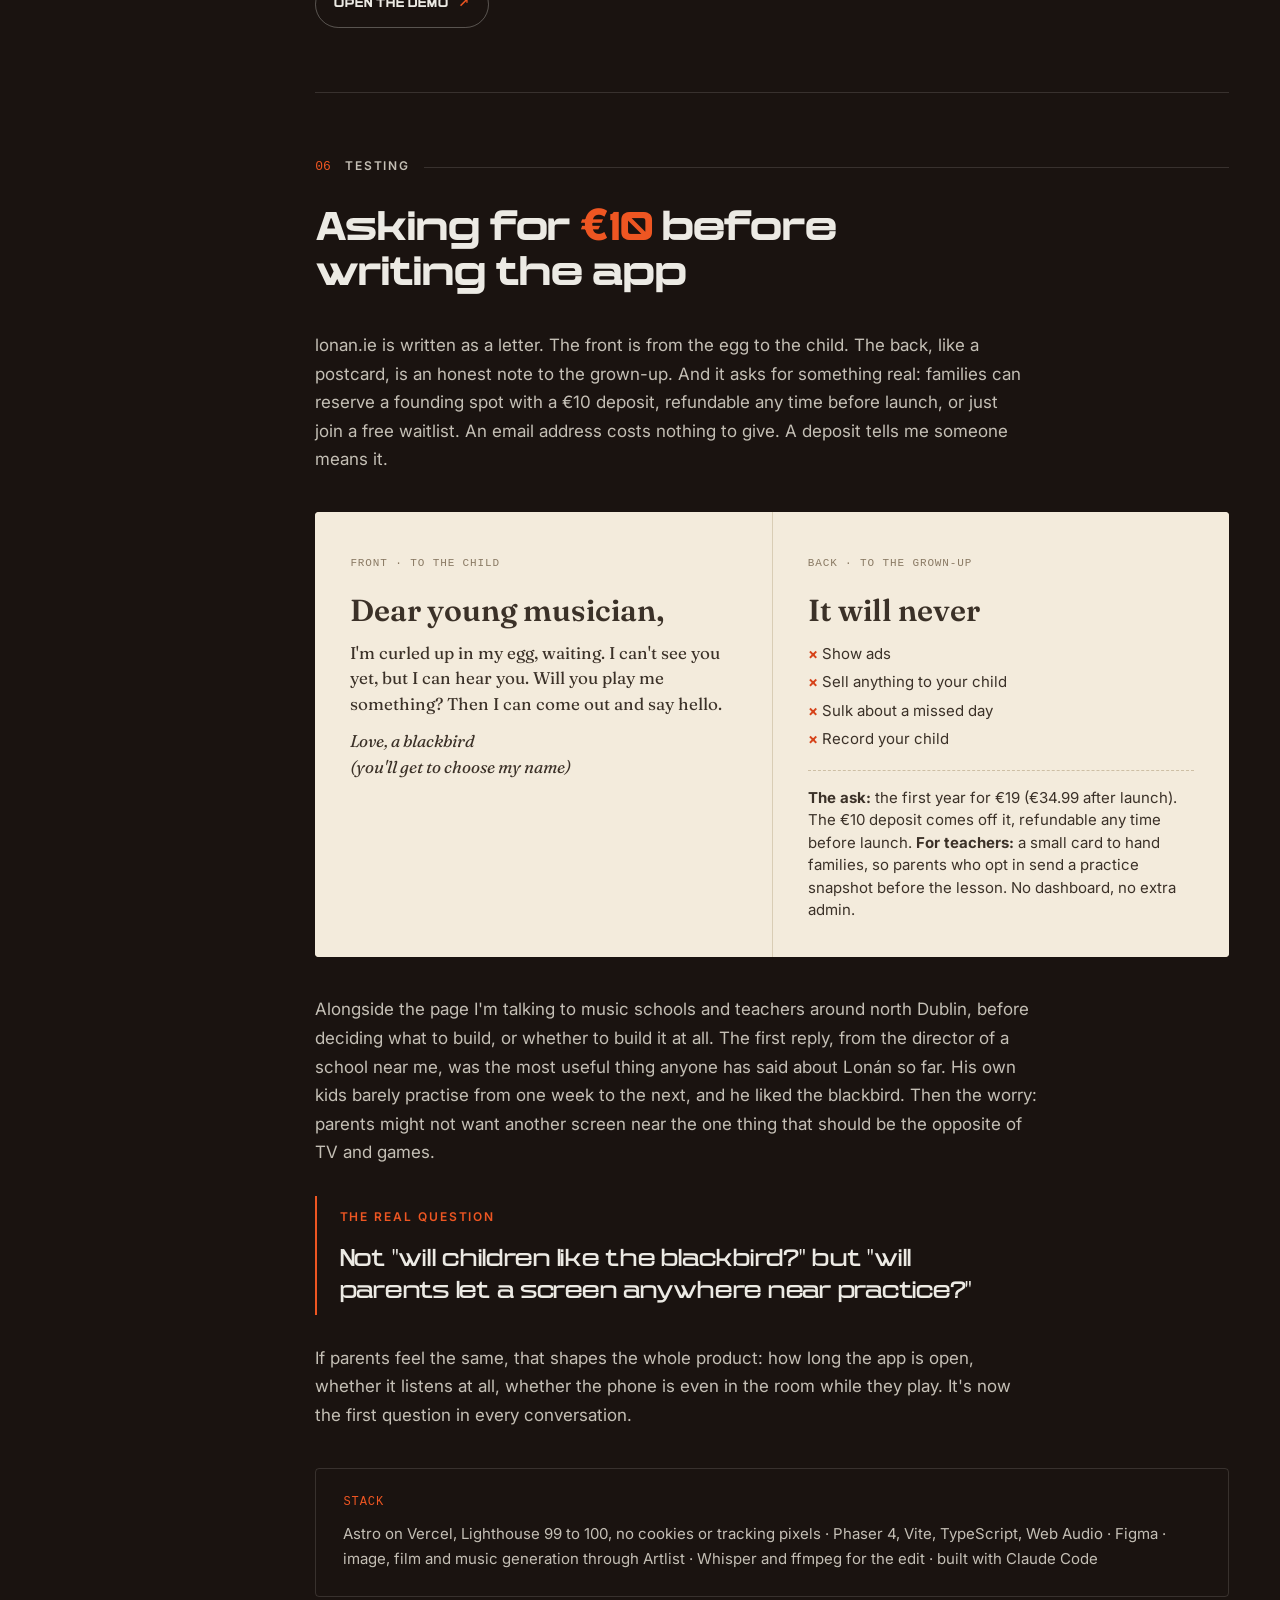
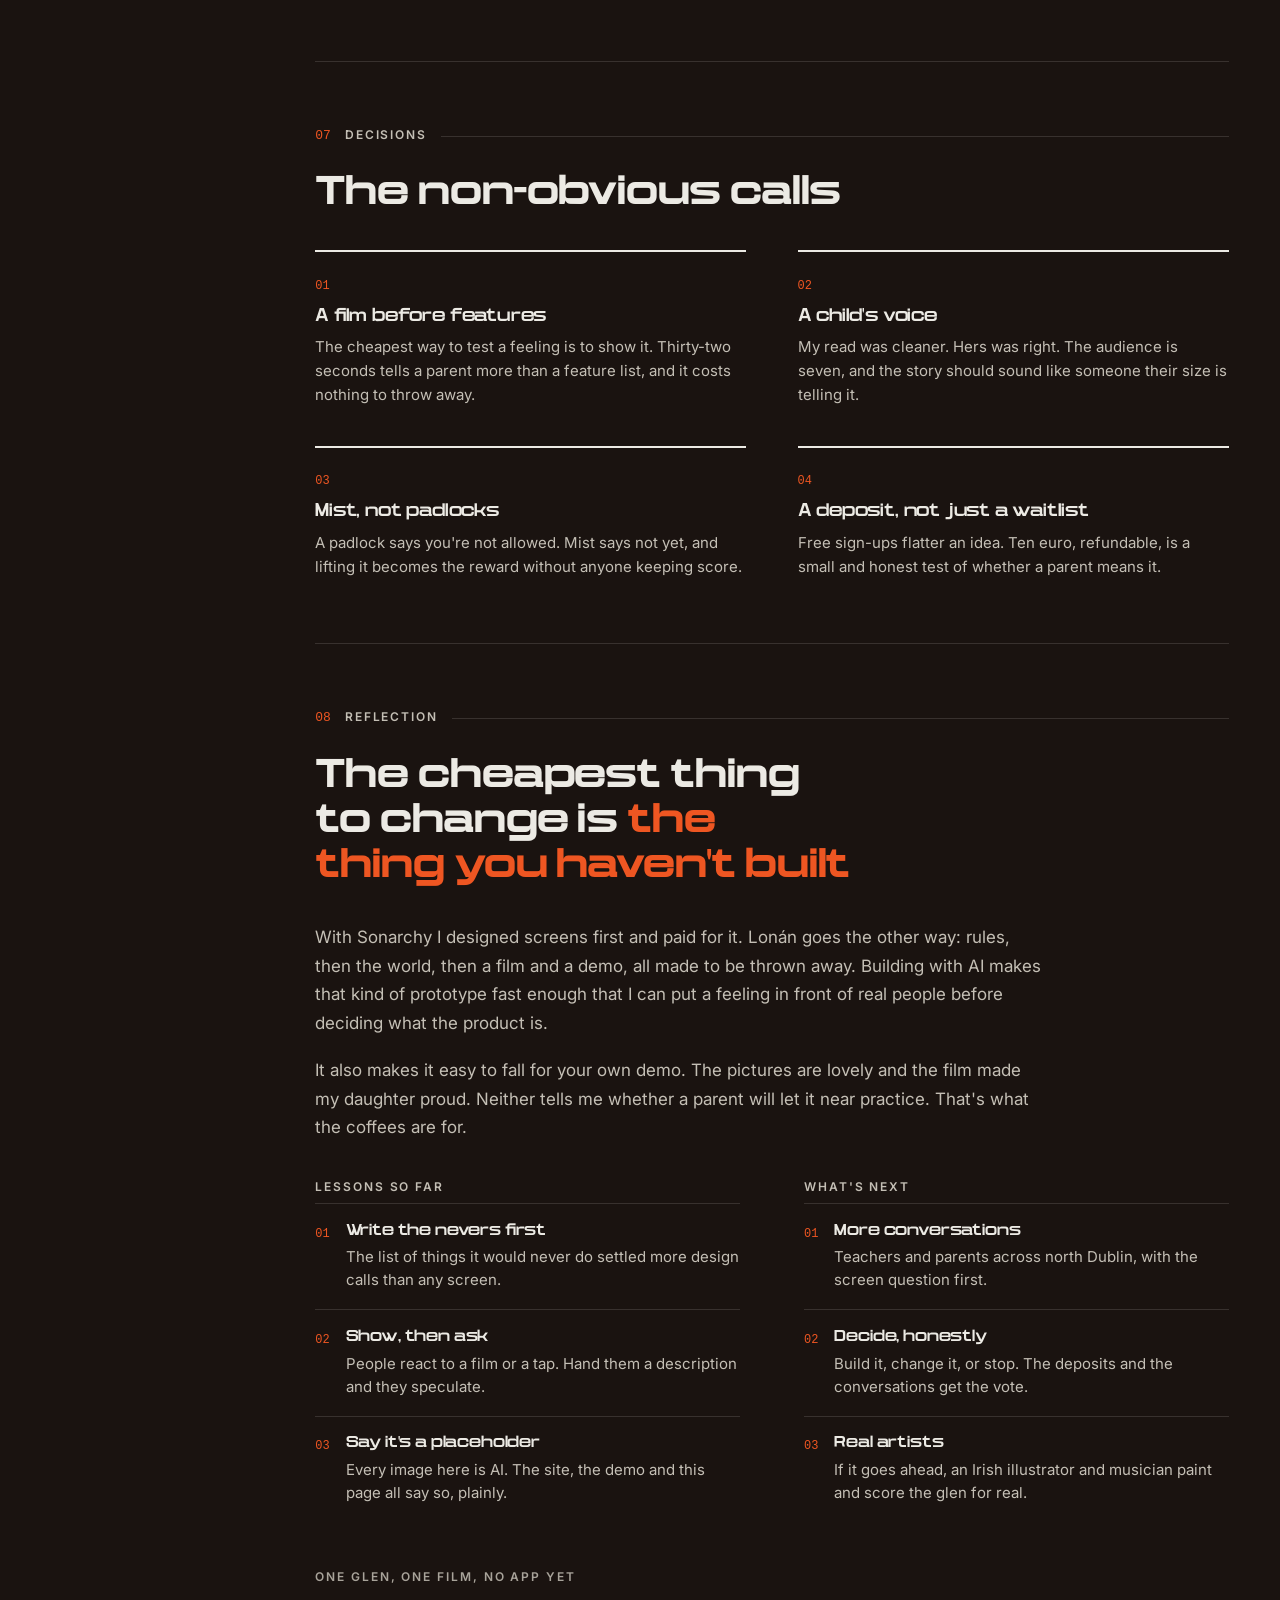
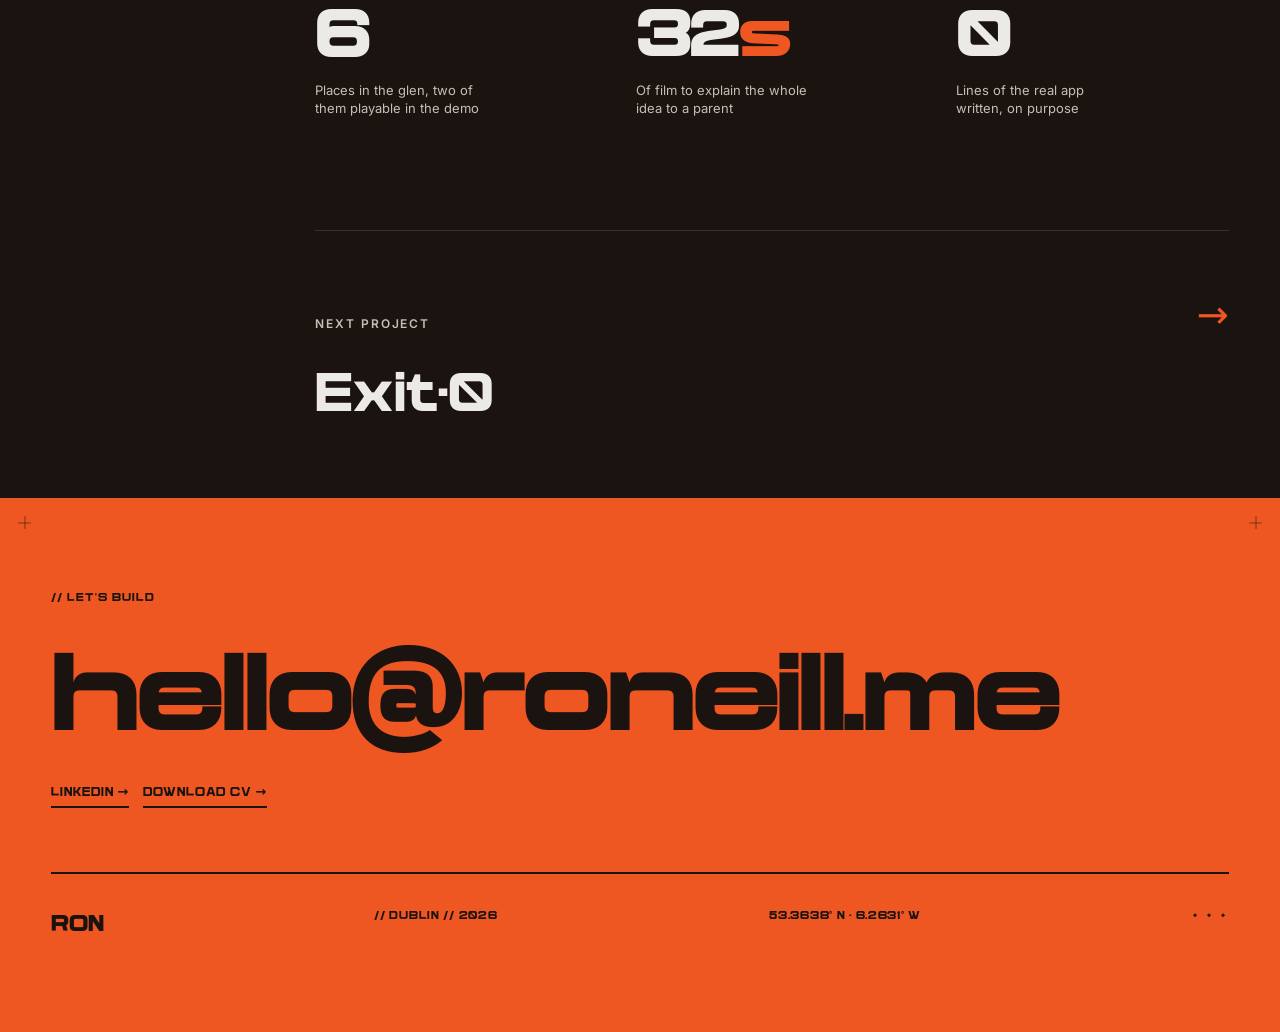
<file: case-studies/lonan/index.html>
<!DOCTYPE html>
<html lang="en" data-theme="blackout">
<head>
<meta charset="utf-8">
<meta name="viewport" content="width=device-width, initial-scale=1, viewport-fit=cover">
<meta name="theme-color" content="#1A1310">
<meta name="description" content="Lonán, a practice companion for children: rules, a painted glen, a 32 second film and a demo, built to test the idea before building the app.">
<title>Lonán · A blackbird tested before it's built, roneill.me</title>
<meta property="og:title" content="Lonán · A blackbird tested before it's built">
<meta property="og:description" content="A practice companion for children, and the film, demo and landing page I built to test it first.">
<meta property="og:type" content="website">
<meta property="og:url" content="https://roneill.me/case-studies/lonan/">
<meta property="og:image" content="https://roneill.me/case-studies/lonan/assets/og-lonan.jpg">
<meta property="og:image:width" content="1200">
<meta property="og:image:height" content="630">
<meta property="og:locale" content="en_IE">
<meta property="og:site_name" content="roneill.me">
<meta name="twitter:card" content="summary_large_image">
<meta name="twitter:title" content="Lonán · A blackbird tested before it's built">
<meta name="twitter:description" content="A practice companion for children, and the film, demo and landing page I built to test it first.">
<meta name="twitter:image" content="https://roneill.me/case-studies/lonan/assets/og-lonan.jpg">
<link rel="icon" type="image/svg+xml" href="/favicon.svg">
<link rel="icon" type="image/png" sizes="32x32" href="/favicon-32x32.png">
<link rel="icon" type="image/png" sizes="16x16" href="/favicon-16x16.png">
<link rel="apple-touch-icon" sizes="180x180" href="/apple-touch-icon.png">
<link rel="manifest" href="/site.webmanifest">
<!-- shared site styles (tokens, fonts, motion) + shared case-study system -->
<link rel="stylesheet" href="/styles.css">
<link rel="stylesheet" href="/case.css">
<!-- Fraunces is used only by this page's film block -->
<link rel="preconnect" href="https://fonts.googleapis.com">
<link rel="preconnect" href="https://fonts.gstatic.com" crossorigin>
<link rel="stylesheet" href="https://fonts.googleapis.com/css2?family=Fraunces:ital,opsz,wght@0,9..144,600;1,9..144,500&display=swap">
<script defer src="/motion-observe.js"></script>
<style>
  /* ---- page-local (Lonán) ---- */
  html { -webkit-tap-highlight-color: transparent; }
  main img { height: auto; }
  .eur { font-family: var(--font-text); font-weight: 800; letter-spacing: 0; }
  :root { --glen-paper: #F3EBDC; --glen-ink: #3B3128; --glen-wheat: #E6CCA0; }
  .statline { font: var(--type-label); text-transform: uppercase; letter-spacing: var(--track-label);
    color: var(--text-faint); margin: clamp(2rem,4vw,3rem) 0 1.4rem; }

  /* glen palette spine, taken from the painted map */
  .spine { display: grid; grid-template-columns: repeat(8, 1fr); height: 6px; border-radius: 2px; overflow: hidden; max-width: 420px; }
  .spine i { display: block; }
  .spine i:nth-child(1){background:#F3EBDC}.spine i:nth-child(2){background:#E6CCA0}.spine i:nth-child(3){background:#CDAE7F}
  .spine i:nth-child(4){background:#B8AE8F}.spine i:nth-child(5){background:#AAA687}.spine i:nth-child(6){background:#857662}
  .spine i:nth-child(7){background:#645E4F}.spine i:nth-child(8){background:#2B2930}
  .hero .spine { margin-top: clamp(1.6rem,3.5vw,2.6rem); }

  /* ================= THE FILM (hero) ================= */
  .hero { padding-top: clamp(2rem,4vw,3.5rem); }
  .film { margin-top: clamp(1.4rem,3vw,2.4rem); background: var(--glen-paper); color: var(--glen-ink);
    border-radius: var(--radius); padding: clamp(0.7rem,1.6vw,1.25rem); box-shadow: 0 30px 80px -30px rgba(0,0,0,.7); }
  .film-head { display: flex; justify-content: space-between; align-items: baseline; gap: 12px; flex-wrap: wrap;
    padding: 0.15rem 0.2rem clamp(0.6rem,1.3vw,0.9rem); }
  .film-head .k { font-family: ui-monospace, monospace; font-size: 12px; letter-spacing: 0.08em; text-transform: uppercase; color: #7A6B58; }
  .film-head .k b { color: var(--orange-press); font-weight: 600; }
  .film-head .g { font-family: 'Fraunces', Georgia, serif; font-style: italic; font-weight: 500; font-size: 15px; color: #6B5B48; }
  .screen { position: relative; aspect-ratio: 16 / 9; background: #E9DFCB; border-radius: 2px; overflow: hidden; }
  .screen video { position: absolute; inset: 0; width: 100%; height: 100%; object-fit: cover; display: block; background: #E9DFCB; }
  .playbtn { position: absolute; inset: 0; display: flex; flex-direction: column; align-items: center; justify-content: flex-start; gap: 14px;
    padding: 8% 16px 16px; /* sits in the sky, clear of the bird */ border: 0; margin: 0;
    background: radial-gradient(ellipse at 50% 28%, rgba(26,19,16,.22) 0%, rgba(26,19,16,0) 55%); cursor: pointer; color: var(--paper);
    touch-action: manipulation; font: inherit; width: 100%; }
  .playbtn .disc { width: clamp(76px, 9vw, 112px); aspect-ratio: 1; border-radius: 50%; background: var(--orange);
    display: grid; place-items: center; box-shadow: 0 12px 34px rgba(26,19,16,.45);
    transition: transform 140ms var(--ease-out); } /* interaction motion: press feedback */
  .playbtn .disc::after { content: ""; border-left: clamp(20px,2.4vw,28px) solid var(--espresso); border-top: clamp(12px,1.45vw,17px) solid transparent;
    border-bottom: clamp(12px,1.45vw,17px) solid transparent; margin-left: 6px; }
  .playbtn .lbl { font-family: var(--font-display); font-weight: 700; font-size: clamp(12px,1.1vw,14px); text-transform: uppercase; letter-spacing: 0.08em;
    background: rgba(26,19,16,.62); padding: 7px 12px; border-radius: 999px; backdrop-filter: blur(6px); -webkit-backdrop-filter: blur(6px); }
  .playbtn:active .disc { transform: scale(0.95); transition-duration: 100ms; } /* faster press than release */
  @media (hover: hover) and (pointer: fine) { .playbtn:hover .disc { transform: scale(1.05); } }
  .screen.playing .playbtn { opacity: 0; pointer-events: none; transition: opacity 200ms var(--ease-out); } /* interaction motion: dismiss */
  .film-foot { display: flex; justify-content: space-between; align-items: baseline; gap: 10px 18px; flex-wrap: wrap;
    padding: clamp(0.6rem,1.3vw,0.9rem) 0.2rem 0.1rem; font-size: 13px; color: #6B5B48; line-height: 1.45; }
  .film-foot details { flex: 1 1 380px; }
  .film-foot summary { cursor: pointer; font-weight: 600; color: var(--glen-ink); list-style: none; display: inline-flex; gap: 8px; align-items: center; }
  .film-foot summary::-webkit-details-marker { display: none; }
  .film-foot summary::before { content: "+"; font-family: ui-monospace, monospace; color: var(--orange-press); width: 1ch; }
  .film-foot details[open] summary::before { content: "\2212"; }
  .film-foot ol { margin: 0.7rem 0 0.2rem; padding: 0; list-style: none; display: grid; gap: 0.35rem;
    font-family: 'Fraunces', Georgia, serif; font-size: 16px; line-height: 1.45; color: var(--glen-ink); }
  .film-foot ol span { font-family: ui-monospace, monospace; font-size: 11px; color: #9A8A74; margin-right: 10px; }
  .film-foot .credit { color: #7A6B58; }
  .film-foot a { color: var(--glen-ink); text-decoration: underline; text-underline-offset: 3px; }

  /* portrait cut on phones */
  @media (max-width: 560px) and (orientation: portrait) {
    .screen { aspect-ratio: 9 / 16; max-height: 78svh; margin: 0 auto; }
    .playbtn { padding-top: 30%; }
    .film-head .g { display: none; }
  }

  /* 01 timeline */
  .tl { list-style: none; margin: clamp(1.8rem,4vw,2.6rem) 0 0; padding: 0; display: grid; grid-template-columns: repeat(5, 1fr); border-top: 1px solid var(--border); }
  .tl li { position: relative; padding: 1.4rem 1rem 0 0; }
  .tl li::before { content: ""; position: absolute; top: -5px; left: 0; width: 9px; height: 9px; border-radius: 50%; background: var(--espresso); border: 1.5px solid var(--grey-400); }
  .tl li.on::before { background: var(--orange); border-color: var(--orange); }
  .tl .d { font-family: ui-monospace, monospace; font-size: 12px; color: var(--orange); }
  .tl h4 { font-family: var(--font-display); font-weight: 600; font-size: var(--fs-body); letter-spacing: -0.01em; margin: 0.45em 0 0; color: var(--paper); }
  .tl p { font-size: var(--fs-body-sm); line-height: 1.5; color: var(--text-muted); margin: 0.35em 0 0; text-wrap: pretty; }

  /* 02 rules */
  .order { display: grid; grid-template-columns: repeat(3,1fr); gap: 1px; background: var(--border); border: 1px solid var(--border); border-radius: var(--radius); overflow: hidden; margin-top: 1.6rem; }
  .order > div { background: var(--bg); padding: clamp(1.1rem,2.4vw,1.5rem); }
  .order .top { font-family: ui-monospace, monospace; font-size: 12px; color: var(--orange); }
  .order h3 { font-family: var(--font-display); font-weight: 600; font-size: var(--fs-body); letter-spacing: -0.01em; margin: 0.6em 0 0; color: var(--paper); }
  .order p { font-size: var(--fs-body-sm); line-height: 1.55; color: var(--text-muted); margin: 0.45em 0 0; }
  .nevers { display: flex; flex-wrap: wrap; align-items: center; gap: 10px 12px; margin: 1.6rem 0 0; padding: 0; list-style: none; }
  .nevers .h { font: var(--type-label); text-transform: uppercase; letter-spacing: var(--track-label); color: var(--text-faint); margin-right: 4px; }
  .nevers li:not(.h) { font-size: var(--fs-body-sm); color: var(--paper); border: 1px solid var(--border-strong); border-radius: 999px; padding: 6px 14px 6px 11px; display: inline-flex; gap: 8px; align-items: center; }
  .nevers li:not(.h)::before { content: "\00D7"; color: var(--orange); font-weight: 700; }

  /* 03 glen */
  .mapfig { margin: clamp(1.6rem,3.5vw,2.4rem) 0 0; }
  .mapfig .paper { background: var(--glen-paper); border-radius: var(--radius); padding: clamp(0.6rem,1.4vw,1rem); }
  .mapfig img { width: 100%; height: auto; border-radius: 2px; }
  .mapfig figcaption, .cards figcaption { font-size: var(--fs-caption); color: var(--text-muted); margin-top: 0.7em; line-height: 1.4; }
  .places { display: grid; grid-template-columns: repeat(6, 1fr); gap: 1px; background: var(--border); border: 1px solid var(--border); border-radius: var(--radius); overflow: hidden; margin-top: 1rem; }
  .places > div { background: var(--bg-elevated); padding: 0.9rem 1rem; }
  .places .n { font-family: ui-monospace, monospace; font-size: 11px; color: var(--orange); }
  .places b { display: block; font-family: var(--font-display); font-weight: 600; font-size: var(--fs-body-sm); color: var(--paper); margin-top: 0.4em; letter-spacing: -0.01em; }
  .places i { display: block; font-family: 'Fraunces', Georgia, serif; font-size: 14px; color: var(--text-muted); margin-top: 0.2em; }
  .cards { display: grid; grid-template-columns: 1.15fr 1.15fr 0.7fr; gap: clamp(0.8rem,2vw,1.4rem); margin-top: clamp(1.6rem,3.5vw,2.4rem); align-items: start; }
  .cards figure { margin: 0; }
  .cards .frame { background: var(--glen-paper); border-radius: var(--radius); padding: 8px; }
  .cards img { width: 100%; height: auto; border-radius: 2px; }

  /* 04 shot strip */
  .shots { display: grid; grid-auto-flow: column; grid-auto-columns: clamp(200px, 24%, 300px); gap: clamp(0.7rem,1.6vw,1rem);
    overflow-x: auto; scroll-snap-type: x mandatory; padding-bottom: 10px; margin-top: clamp(1.6rem,3.5vw,2.4rem);
    scrollbar-color: var(--grey-600) transparent; overscroll-behavior-x: contain; }
  .shot { scroll-snap-align: start; margin: 0; }
  .shot button { display: block; width: 100%; padding: 0; border: 1px solid var(--border); border-radius: var(--radius); overflow: hidden;
    background: var(--bg-sunken); cursor: pointer; position: relative; touch-action: manipulation; }
  .shot img { width: 100%; aspect-ratio: 16 / 9; object-fit: cover; }
  .shot .t { position: absolute; left: 8px; top: 8px; font-family: ui-monospace, monospace; font-size: 11px; color: var(--paper);
    background: rgba(26,19,16,.72); padding: 2px 6px; border-radius: 2px; }
  .shot .go { position: absolute; right: 8px; bottom: 8px; width: 30px; height: 30px; border-radius: 50%; background: var(--orange);
    display: grid; place-items: center; opacity: 0.92; transition: transform 140ms var(--ease-out); } /* interaction motion */
  .shot .go::after { content: ""; border-left: 9px solid var(--espresso); border-top: 6px solid transparent; border-bottom: 6px solid transparent; margin-left: 2px; }
  .shot button:active .go { transform: scale(0.92); }
  @media (hover: hover) and (pointer: fine) { .shot button:hover .go { transform: scale(1.1); } }
  .shot figcaption { margin-top: 0.7em; }
  .shot figcaption b { display: block; font-family: var(--font-display); font-weight: 600; font-size: var(--fs-body-sm); color: var(--paper); letter-spacing: -0.01em; }
  .shot figcaption q { display: block; font-family: 'Fraunces', Georgia, serif; font-style: italic; font-size: 15px; line-height: 1.4; color: var(--text-muted); margin-top: 0.3em; quotes: "\201C" "\201D"; }
  @media (min-width: 921px) { .shots { grid-auto-flow: row; grid-template-columns: repeat(4, 1fr); grid-auto-columns: auto; overflow: visible; row-gap: clamp(1.4rem,2.6vw,2rem); } }
  .striphint { font-size: var(--fs-caption); color: var(--text-faint); margin-top: 0.5rem; }

  .nums { display: grid; grid-template-columns: repeat(4, 1fr); gap: 1px; background: var(--border); border: 1px solid var(--border); border-radius: var(--radius); overflow: hidden; margin-top: clamp(1.6rem,3.5vw,2.4rem); }
  .nums > div { background: var(--bg-elevated); padding: clamp(1rem,2.2vw,1.4rem); }
  .nums .v { font-family: var(--font-display); font-weight: 800; font-size: clamp(1.9rem,3.6vw,2.8rem); letter-spacing: -0.03em; line-height: 1; color: var(--paper); }
  .nums .v.hot { color: var(--orange); }
  .nums .c { font-size: var(--fs-caption); color: var(--text-muted); margin-top: 0.6em; line-height: 1.4; }

  /* 05 demo beats */
  .beats { display: grid; grid-template-columns: repeat(3, 1fr); gap: clamp(1rem, 2.2vw, 1.6rem); margin-top: clamp(1.6rem,3.5vw,2.4rem); }
  .beats figure { margin: 0; }
  .beats .img { aspect-ratio: 4 / 3; border-radius: var(--radius); overflow: hidden; background: var(--glen-paper); border: 1px solid var(--border); }
  .beats .img img { width: 100%; height: 100%; object-fit: cover; }
  .beats .img.contain img { object-fit: contain; padding: 6%; }
  .beats .bn { display: flex; gap: 8px; align-items: baseline; margin-top: 0.9em; }
  .beats .bn span { font-family: ui-monospace, monospace; font-size: 11px; color: var(--orange); }
  .beats .bn b { font-family: var(--font-display); font-weight: 600; font-size: var(--fs-body-sm); color: var(--paper); letter-spacing: -0.01em; }
  .beats figcaption p { font-size: var(--fs-body-sm); color: var(--text-muted); margin: 0.4em 0 0; line-height: 1.5; }
  .demo-cta { display: inline-flex; align-items: center; gap: 10px; margin-top: clamp(1.6rem,3.5vw,2.2rem); font-family: var(--font-display); font-weight: 700;
    font-size: 13px; text-transform: uppercase; letter-spacing: 0.06em; color: var(--paper); border: 1px solid var(--border-strong);
    border-radius: 999px; padding: 12px 18px; text-decoration: none; touch-action: manipulation; transition: border-color 200ms ease, color 200ms ease, transform 140ms var(--ease-out); }
  .demo-cta:active { transform: scale(0.97); }
  @media (hover: hover) and (pointer: fine) { .demo-cta:hover { border-color: var(--orange); color: var(--orange); } }
  .demo-cta .a { color: var(--orange); }

  /* 06 testing */
  .letter { display: grid; grid-template-columns: 1fr 1fr; gap: 1px; background: #D9CDB5; border-radius: var(--radius); overflow: hidden; margin-top: clamp(1.6rem,3.5vw,2.4rem); }
  .letter > div { background: var(--glen-paper); color: var(--glen-ink); padding: clamp(1.3rem,3vw,2.2rem); }
  .letter .k { font-family: ui-monospace, monospace; font-size: 11px; letter-spacing: 0.08em; text-transform: uppercase; color: #8A7A64; }
  .letter .salut { font-family: 'Fraunces', Georgia, serif; font-weight: 600; font-size: clamp(1.4rem,2.4vw,1.9rem); margin: 0.6em 0 0.4em; line-height: 1.15; }
  .letter p { font-family: 'Fraunces', Georgia, serif; font-size: 17px; line-height: 1.5; margin: 0 0 0.7em; }
  .letter .sig { font-style: italic; }
  .letter ul { margin: 0.4em 0 0; padding: 0; list-style: none; font-size: 15px; line-height: 1.9; }
  .letter ul li::before { content: "\00D7  "; color: var(--orange-press); font-weight: 700; }
  .letter .ask { margin-top: 1rem; padding-top: 1rem; border-top: 1px dashed #CDBFA5; font-size: 15px; line-height: 1.5; }
  .letter .ask b { color: var(--glen-ink); }
  .stackline { border: 1px solid var(--border); border-radius: var(--radius); padding: clamp(1.1rem,2.4vw,1.5rem) clamp(1.2rem,2.6vw,1.7rem);
    margin-top: clamp(1.6rem,3.5vw,2.4rem); display: flex; flex-wrap: wrap; align-items: baseline; gap: 0.55rem 1.1rem; }
  .stackline .k { font-family: ui-monospace, monospace; font-size: 12px; text-transform: uppercase; letter-spacing: 0.08em; color: var(--orange); }
  .stackline .v { font-size: var(--fs-body-sm); line-height: 1.7; color: var(--text-muted); }

  @media (max-width: 920px){
    .doc { grid-template-columns: minmax(0,1fr); }
    .tl { grid-template-columns: 1fr; border-top: 0; border-left: 1px solid var(--border); padding-left: 1.2rem; }
    .tl li { padding: 0 0 1.4rem; }
    .tl li::before { top: 4px; left: calc(-1.2rem - 5px); }
    .order, .letter { grid-template-columns: 1fr; }
    .nums { grid-template-columns: 1fr 1fr; }
    .places { grid-template-columns: repeat(3, 1fr); }
    .beats { grid-template-columns: 1fr 1fr; }
    .cards { grid-template-columns: 1fr 1fr; }
    .cards figure:last-child { grid-column: 1 / -1; max-width: 260px; }
    .shots { grid-auto-columns: clamp(200px, 42%, 300px); }
  }
  @media (max-width: 560px){
    .hero h1 { font-size: clamp(2.1rem, 11vw, 3rem); }
    .hero .summary .sum-more { display: none; }
    .places { grid-template-columns: 1fr 1fr; }
    .beats { grid-template-columns: 1fr; }
    .shots { grid-auto-columns: 78%; }
  }
</style>
</head>
<body>
  <div class="bar"><div class="wrap bar-in">
    <a href="../../index.html" class="mark">ron</a>
    <nav class="topnav">
      <a href="../../index.html#work" class="nav-link">Work</a>
      <a href="../../index.html#about" class="nav-link">About</a>
      <a href="#contact" class="nav-link">Contact</a>
      <a href="../../cv.html" class="nav-link">CV</a>
      <span class="avail"><span class="dot"></span>Available</span>
    </nav>
  </div></div>

  <header class="hero"><div class="wrap">
    <div class="kicker">Case study <b>[ 04.3 ]</b> · the full story</div>
    <div class="num-big">04.3</div>
    <h1>A blackbird, <span class="o">tested before it's built</span></h1>

    <!-- THE FILM: the most prominent element on the page -->
    <section class="film" id="film" aria-label="Lonán intro film">
      <div class="film-head">
        <span class="k">The intro <b>·</b> 0:32 <b>·</b> sound on</span>
        <span class="g">Gleann an Cheoil, the Glen of Music</span>
      </div>
      <div class="screen" id="screen">
        <video id="intro" preload="none" playsinline
          poster="assets/intro-poster.webp"
          data-land="assets/lonan-intro.mp4" data-port="assets/lonan-intro-portrait.mp4"
          data-poster-land="assets/intro-poster.webp" data-poster-port="assets/intro-poster-portrait.webp"
          aria-describedby="narration">
          <source src="assets/lonan-intro.mp4" type="video/mp4">
        </video>
        <button class="playbtn" id="playbtn" type="button" aria-label="Play the Lonán intro film, 32 seconds, with sound">
          <span class="disc" aria-hidden="true"></span>
          <span class="lbl">Play the intro · 0:32</span>
        </button>
      </div>
      <div class="film-foot">
        <details id="narration">
          <summary>Read the narration</summary>
          <ol>
            <li><span>0:01</span>In a quiet corner of Ireland, in a glen full of music, a little blackbird hatches.</li>
            <li><span>0:07</span>His name is Lonán, and he's learning to sing.</li>
            <li><span>0:11</span>Every time you practise, his world grows a little.</li>
            <li><span>0:14</span>New friends. New places.</li>
            <li><span>0:19</span>And where the mist lies thick, your music lifts it.</li>
            <li><span>0:22</span>Welcome to Gleann an Cheoil. The Glen of Music.</li>
          </ol>
        </details>
        <span class="credit">Narrated by my daughter. Pictures and music are AI placeholders for testing. Also opens <a href="https://demo.lonan.ie">the demo ↗</a></span>
      </div>
    </section>

    <p class="summary"><strong>Lonán</strong> is a practice companion for children aged 6 to 12. Their blackbird hatches, grows and explores a painted Irish glen the more they play, and nothing is lost on the days they don't.<span class="sum-more"> Before writing a line of the real app, I built the pieces that let me test the idea with real people: a landing page that asks for a refundable deposit, a playable slice of the glen, and a 32 second film that explains the whole thing.</span></p>

    <dl class="meta">
      <div><dt>Studio</dt><dd><a href="https://treblegames.ie" style="color:inherit">Treble Games</a></dd></div>
      <div><dt>Year</dt><dd>2026</dd></div>
      <div><dt>Status</dt><dd><a href="https://demo.lonan.ie" style="color:inherit">Testing · demo live ↗</a></dd></div>
      <div><dt>Type</dt><dd>Kids' app · iPad &amp; iPhone</dd></div>
      <div><dt>Role</dt><dd>Founder · Designer · Developer</dd></div>
    </dl>
    <div class="spine" aria-hidden="true"><i></i><i></i><i></i><i></i><i></i><i></i><i></i><i></i></div>
  </div></header>

  <div class="wrap"><div class="doc">
    <aside class="rail"><nav aria-label="Sections">
      <div class="rh">Sections</div>
      <ol>
        <li><a href="#c1"><span class="mono">01</span> Origin</a></li>
        <li><a href="#c2"><span class="mono">02</span> Rules</a></li>
        <li><a href="#c3"><span class="mono">03</span> The glen</a></li>
        <li><a href="#c4"><span class="mono">04</span> The film</a></li>
        <li><a href="#c5"><span class="mono">05</span> The demo</a></li>
        <li><a href="#c6"><span class="mono">06</span> Testing</a></li>
        <li><a href="#c7"><span class="mono">07</span> Decisions</a></li>
        <li><a href="#c8"><span class="mono">08</span> Reflection</a></li>
      </ol>
    </nav></aside>

    <main>
      <!-- 01 ─────────────────────────────────────────────── -->
      <section class="chapter" id="c1">
        <div class="chx"><span class="n">01</span><span class="l">Origin</span><span class="r"></span></div>
        <h2>Practice happens between lessons. <span class="o">So does the nagging.</span></h2>
        <div class="prose">
          <p>It started with an Instagram carousel claiming a handful of "emotional" app categories quietly make a fortune. I checked the numbers. Most didn't hold up, and the ones that did were risky to build. One idea on the shortlist kept pulling at me because I live it: my two kids learn piano, and the week between lessons is where good intentions go quiet.</p>
          <p>Most practice apps reach for the same tools: streaks, points, a cartoon that looks sad when you skip a day. That can work on an adult chasing a habit. For a seven-year-old it turns music into a chore with a scoreboard, and there's a long line of research suggesting that paying children in rewards can crowd out the wanting to play. I wanted the opposite: something warm that notices when they play and asks nothing when they don't.</p>
        </div>
        <div class="pull">
          <span class="k">The premise</span>
          <p>Your child plays. Their blackbird listens, grows a little, and every so often goes exploring. Missed days never set it back.</p>
        </div>
        <ol class="tl" aria-label="Lonán so far, 2026">
          <li><span class="d">Late Oct</span><h4>The shortlist</h4><p>A viral list of app ideas, checked. I picked the one I live with.</p></li>
          <li><span class="d">Early Nov</span><h4>lonan.ie</h4><p>A landing page that asks for a €10 refundable deposit, not just an email.</p></li>
          <li><span class="d">Nov</span><h4>The demo</h4><p>A playable slice of the glen, built for interviews.</p></li>
          <li class="on"><span class="d">Nov</span><h4>The film</h4><p>32 seconds, seven shots, narrated by my daughter.</p></li>
          <li class="on"><span class="d">Mid Nov</span><h4>First school</h4><p>Coffee with a local music school director. The conversations start.</p></li>
        </ol>
      </section>

      <!-- 02 ─────────────────────────────────────────────── -->
      <section class="chapter" id="c2">
        <div class="chx"><span class="n">02</span><span class="l">Rules</span><span class="r"></span></div>
        <h2>Rules before pixels</h2>
        <div class="prose">
          <p>Before drawing anything I wrote down what Lonán would never do. Every later decision was checked against that list, and it settled more arguments than any mockup did.</p>
        </div>
        <div class="order">
          <div><span class="top">01</span><h3>Never sad</h3><p>Lonán is calm, curious, content. He never sulks, shrinks or looks let down about a missed day.</p></div>
          <div><span class="top">02</span><h3>Weeks, not streaks</h3><p>A gentle weekly goal instead of a daily chain to break. A busy Tuesday shouldn't cost a child anything.</p></div>
          <div><span class="top">03</span><h3>Surprises, not wages</h3><p>Postcards and new places turn up after practice as little surprises, never as a price to pay for them.</p></div>
        </div>
        <ul class="nevers" aria-label="It will never">
          <li class="h">It will never</li>
          <li>Show ads</li><li>Sell anything to your child</li><li>Sulk about a missed day</li><li>Record your child</li>
        </ul>
        <div class="prose" style="margin-top:1.6rem">
          <p>The third rule was the hardest to keep. Every game design instinct says make the reward visible so people work towards it. Here it had to feel like a gift, which meant designing for surprise and leaving out the things that count: no timers, no scores, no currency, no red dots.</p>
        </div>
      </section>

      <!-- 03 ─────────────────────────────────────────────── -->
      <section class="chapter" id="c3">
        <div class="chx"><span class="n">03</span><span class="l">The glen</span><span class="r"></span></div>
        <h2>A valley to grow into: <span class="o">Gleann an Cheoil</span></h2>
        <div class="prose">
          <p>Lonán is an Irish name meaning little blackbird. His home is Gleann an Cheoil, the Glen of Music, a painted valley with six places to find. Places he hasn't reached sit under soft mist rather than behind padlocks. <strong>Practise, and the mist lifts.</strong></p>
        </div>
        <figure class="mapfig">
          <div class="paper"><img src="assets/map.webp" width="2048" height="1143" loading="lazy" decoding="async" alt="The painted valley map of Gleann an Cheoil: a hawthorn on a hill, a hazel wood, a ring-shaped fairy fort, a pool, a ford with stepping stones and a meadow, linked by footpaths and a river."></div>
          <figcaption>The map is the hub of the demo. Lonán hops along the painted footpaths, not in straight lines.</figcaption>
        </figure>
        <div class="places" role="list" aria-label="Six places in the glen">
          <div role="listitem"><span class="n">01</span><b>The Nest</b><i lang="ga">An Nead</i></div>
          <div role="listitem"><span class="n">02</span><b>Hazel Wood</b><i lang="ga">Coill na gColl</i></div>
          <div role="listitem"><span class="n">03</span><b>Fairy Fort</b><i lang="ga">An Lios</i></div>
          <div role="listitem"><span class="n">04</span><b>Heron's Pool</b><i lang="ga">Linn na Corr</i></div>
          <div role="listitem"><span class="n">05</span><b>The Ford</b><i lang="ga">An tÁth</i></div>
          <div role="listitem"><span class="n">06</span><b>Hare's Meadow</b><i lang="ga">Cluain an Ghiorria</i></div>
        </div>
        <div class="prose" style="margin-top:clamp(1.6rem,3.5vw,2.4rem)">
          <p>The neighbours are native Irish animals and every one of them plays something. Fiadh the hedgehog has a fiddle, Old Corr the heron a low whistle, Rua the fox a drum. Each visit sends a postcard home, and a new tune.</p>
          <p>The look is soft gouache and fine sepia ink on warm paper, in sage, ochre and pale teal. The picture books I grew up with set the tone, and I kept it to tone: nothing copies a named illustrator or series. Every image on this page is AI generated from a small set of style references, so the bird looks like himself from one picture to the next. It's placeholder art for testing. If Lonán goes ahead, an Irish illustrator and musician make the real thing.</p>
        </div>
        <div class="cards">
          <figure><div class="frame"><img src="assets/card-nest.webp" width="1000" height="722" loading="lazy" decoding="async" alt="Postcard painting of Lonán in his nest in the old hawthorn."></div><figcaption>Postcard from the nest</figcaption></figure>
          <figure><div class="frame"><img src="assets/card-wood.webp" width="1000" height="736" loading="lazy" decoding="async" alt="Postcard painting of Lonán and Fiadh the hedgehog at the edge of Hazel Wood."></div><figcaption>Postcard from Hazel Wood, with Fiadh</figcaption></figure>
          <figure><div class="frame"><img src="assets/hedgehog.webp" width="648" height="900" loading="lazy" decoding="async" alt="Fiadh the hedgehog playing a fiddle."></div><figcaption>Fiadh, mid-tune</figcaption></figure>
        </div>
      </section>

      <!-- 04 ─────────────────────────────────────────────── -->
      <section class="chapter" id="c4">
        <div class="chx"><span class="n">04</span><span class="l">The film</span><span class="r"></span></div>
        <h2>Thirty-two seconds to <span class="o">explain a feeling</span></h2>
        <div class="prose">
          <p>In an interview I have a minute, maybe two, before a parent or a teacher decides whether this is for them. A child has less. Screens explain features. A film can explain a feeling. So the demo opens with one: an egg in a hawthorn, a hatching, a flight over the glen, the neighbours, and the mist lifting off the fairy fort.</p>
          <p>I didn't try to generate one long take. It's seven short shots, each animated from a still painted in the same style, which is what keeps the blackbird consistent. <strong>Mist does the transitions</strong>, because mist lifting is the whole premise. And the last frame is the exact map from the demo, so when the film ends the glen is simply there, waiting to be tapped.</p>
        </div>

        <div class="shots" id="shots" aria-label="The seven shots. Each one plays the film from that moment.">
          <figure class="shot"><button type="button" data-t="0.5" aria-label="Play from 0:00, the hatch"><img src="assets/shot-01.webp" width="960" height="540" loading="lazy" decoding="async" alt=""><span class="t">0:00</span><span class="go" aria-hidden="true"></span></button>
            <figcaption><b>01 · The hatch</b><q>In a quiet corner of Ireland, in a glen full of music, a little blackbird hatches.</q></figcaption></figure>
          <figure class="shot"><button type="button" data-t="6.6" aria-label="Play from 0:07, the flight over the glen"><img src="assets/shot-02.webp" width="960" height="540" loading="lazy" decoding="async" alt=""><span class="t">0:07</span><span class="go" aria-hidden="true"></span></button>
            <figcaption><b>02 · Over the glen</b><q>His name is Lonán, and he's learning to sing.</q></figcaption></figure>
          <figure class="shot"><button type="button" data-t="10.6" aria-label="Play from 0:11, the hedgehog"><img src="assets/shot-03.webp" width="960" height="540" loading="lazy" decoding="async" alt=""><span class="t">0:11</span><span class="go" aria-hidden="true"></span></button>
            <figcaption><b>03 · Fiadh's fiddle</b><q>Every time you practise, his world grows a little.</q></figcaption></figure>
          <figure class="shot"><button type="button" data-t="13.6" aria-label="Play from 0:14, Heron's Pool"><img src="assets/shot-04.webp" width="960" height="540" loading="lazy" decoding="async" alt=""><span class="t">0:14</span><span class="go" aria-hidden="true"></span></button>
            <figcaption><b>04 · Heron's Pool</b><q>New friends.</q></figcaption></figure>
          <figure class="shot"><button type="button" data-t="15.8" aria-label="Play from 0:16, the Ford"><img src="assets/shot-05.webp" width="960" height="540" loading="lazy" decoding="async" alt=""><span class="t">0:16</span><span class="go" aria-hidden="true"></span></button>
            <figcaption><b>05 · The Ford</b><q>New places.</q></figcaption></figure>
          <figure class="shot"><button type="button" data-t="18.6" aria-label="Play from 0:19, the fairy fort"><img src="assets/shot-06.webp" width="960" height="540" loading="lazy" decoding="async" alt=""><span class="t">0:19</span><span class="go" aria-hidden="true"></span></button>
            <figcaption><b>06 · The mist lifts</b><q>And where the mist lies thick, your music lifts it.</q></figcaption></figure>
          <figure class="shot"><button type="button" data-t="21.6" aria-label="Play from 0:22, the map"><img src="assets/shot-07.webp" width="960" height="540" loading="lazy" decoding="async" alt=""><span class="t">0:22</span><span class="go" aria-hidden="true"></span></button>
            <figcaption><b>07 · Into the demo</b><q>Welcome to Gleann an Cheoil. The Glen of Music.</q></figcaption></figure>
        </div>
        <p class="striphint">Tap any shot to play the film from there.</p>

        <div class="prose" style="margin-top:clamp(1.6rem,3.5vw,2.4rem)">
          <p>I recorded the narration. So did my daughter. Hers won by a distance: a child telling a child's story lands in a way mine never could. Children don't read in clean takes, so I transcribed every take word by word with Whisper and cut the best read of each line together. Under it sits a slow Irish folk piece in a Dorian mode, harp, low whistle and fiddle, swelling just as the title lands on the map.</p>
          <p>There are two cuts. Landscape for iPad and desktop, and a native 9:16 portrait for phones with every shot reframed rather than letterboxed. The demo picks the cut by how you're holding the device. This page does too.</p>
        </div>
        <div class="nums">
          <div><div class="v hot">32s</div><div class="c">to explain the whole idea</div></div>
          <div><div class="v">7</div><div class="c">shots, each animated from a painted still</div></div>
          <div><div class="v">2</div><div class="c">native cuts, landscape and portrait</div></div>
          <div><div class="v">1</div><div class="c">child narrator, chosen over a cleaner adult read</div></div>
        </div>
      </section>

      <!-- 05 ─────────────────────────────────────────────── -->
      <section class="chapter" id="c5">
        <div class="chx"><span class="n">05</span><span class="l">The demo</span><span class="r"></span></div>
        <h2>A slice of the glen you can <span class="o">actually tap</span></h2>
        <div class="prose">
          <p>demo.lonan.ie is a small, deliberately throwaway web demo made for interviews. It runs in Safari on an iPad, which is where I hand it to people. It isn't the app. It's just enough of the feeling to react to.</p>
        </div>
        <div class="beats">
          <figure><div class="img"><img src="assets/hatch0.webp" width="700" height="900" loading="lazy" decoding="async" alt="A speckled egg in a mossy nest."></div>
            <figcaption><div class="bn"><span>01</span><b>Wake the egg</b></div><p>Tap the egg and it wobbles and hums a few notes. Play, and it cracks.</p></figcaption></figure>
          <figure><div class="img"><img src="assets/hatch3.webp" width="700" height="900" loading="lazy" decoding="async" alt="A tiny blackbird peeking out of a cracked egg."></div>
            <figcaption><div class="bn"><span>02</span><b>Name him</b></div><p>A storybook keyboard asks what you'll call him. Lonán is only a suggestion.</p></figcaption></figure>
          <figure><div class="img"><img src="assets/nest.webp" width="1600" height="893" loading="lazy" decoding="async" alt="The newly hatched blackbird in the nest in the hawthorn."></div>
            <figcaption><div class="bn"><span>03</span><b>A home in the hawthorn</b></div><p>Back on the map, he sits by the old tree and blinks at you.</p></figcaption></figure>
          <figure><div class="img"><img src="assets/wood.webp" width="1600" height="893" loading="lazy" decoding="async" alt="A bramble corner at the edge of Hazel Wood."></div>
            <figcaption><div class="bn"><span>04</span><b>Meet Fiadh</b></div><p>At Hazel Wood the hedgehog plays her tune. Tap the blackbird once per note to sing it back.</p></figcaption></figure>
          <figure><div class="img"><img src="assets/card-wood.webp" width="1000" height="736" loading="lazy" decoding="async" alt="A postcard of Lonán and Fiadh."></div>
            <figcaption><div class="bn"><span>05</span><b>A postcard home</b></div><p>She gives him a postcard. It drops into his satchel, and there are more hidden in the paintings.</p></figcaption></figure>
          <figure><div class="img"><img src="assets/shot-06.webp" width="960" height="540" loading="lazy" decoding="async" alt="The fairy fort ring of hawthorns under mist."></div>
            <figcaption><div class="bn"><span>06</span><b>Mist on the rest</b></div><p>Tap a place he hasn't reached and the mist shimmers. "Keep practising and the mist will lift." Nothing else.</p></figcaption></figure>
        </div>
        <div class="pull">
          <span class="k">The presenter switch</span>
          <p>Nothing listens for practice yet, so three taps on the title tell the glen the child practised three times this week. A week of progress, in two seconds, while I watch the face of whoever is holding the iPad.</p>
        </div>
        <div class="prose">
          <p>Everything eases and nothing snaps. No HUD, no numbers, no badges. It should feel like turning a page in a picture book, and the music crossfades between places so it does.</p>
        </div>
        <a class="demo-cta" href="https://demo.lonan.ie">Open the demo <span class="a">↗</span></a>
      </section>

      <!-- 06 ─────────────────────────────────────────────── -->
      <section class="chapter" id="c6">
        <div class="chx"><span class="n">06</span><span class="l">Testing</span><span class="r"></span></div>
        <h2>Asking for <span class="o"><span class="eur">€</span>10</span> before writing the app</h2>
        <div class="prose">
          <p>lonan.ie is written as a letter. The front is from the egg to the child. The back, like a postcard, is an honest note to the grown-up. And it asks for something real: families can reserve a founding spot with a €10 deposit, refundable any time before launch, or just join a free waitlist. An email address costs nothing to give. A deposit tells me someone means it.</p>
        </div>
        <div class="letter">
          <div>
            <span class="k">Front · to the child</span>
            <div class="salut">Dear young musician,</div>
            <p>I'm curled up in my egg, waiting. I can't see you yet, but I can hear you. Will you play me something? Then I can come out and say hello.</p>
            <p class="sig">Love, a blackbird<br>(you'll get to choose my name)</p>
          </div>
          <div>
            <span class="k">Back · to the grown-up</span>
            <div class="salut">It will never</div>
            <ul><li>Show ads</li><li>Sell anything to your child</li><li>Sulk about a missed day</li><li>Record your child</li></ul>
            <div class="ask"><b>The ask:</b> the first year for €19 (€34.99 after launch). The €10 deposit comes off it, refundable any time before launch. <b>For teachers:</b> a small card to hand families, so parents who opt in send a practice snapshot before the lesson. No dashboard, no extra admin.</div>
          </div>
        </div>
        <div class="prose" style="margin-top:clamp(1.6rem,3.5vw,2.4rem)">
          <p>Alongside the page I'm talking to music schools and teachers around north Dublin, before deciding what to build, or whether to build it at all. The first reply, from the director of a school near me, was the most useful thing anyone has said about Lonán so far. His own kids barely practise from one week to the next, and he liked the blackbird. Then the worry: parents might not want another screen near the one thing that should be the opposite of TV and games.</p>
        </div>
        <div class="pull">
          <span class="k">The real question</span>
          <p>Not "will children like the blackbird?" but "will parents let a screen anywhere near practice?"</p>
        </div>
        <div class="prose">
          <p>If parents feel the same, that shapes the whole product: how long the app is open, whether it listens at all, whether the phone is even in the room while they play. It's now the first question in every conversation.</p>
        </div>
        <div class="stackline">
          <span class="k">Stack</span>
          <span class="v">Astro on Vercel, Lighthouse 99 to 100, no cookies or tracking pixels · Phaser 4, Vite, TypeScript, Web Audio · Figma · image, film and music generation through Artlist · Whisper and ffmpeg for the edit · built with Claude Code</span>
        </div>
      </section>

      <!-- 07 ─────────────────────────────────────────────── -->
      <section class="chapter" id="c7">
        <div class="chx"><span class="n">07</span><span class="l">Decisions</span><span class="r"></span></div>
        <h2>The non-obvious calls</h2>
        <div class="decisions">
          <div class="decision"><span class="n">01</span><h3>A film before features</h3><p>The cheapest way to test a feeling is to show it. Thirty-two seconds tells a parent more than a feature list, and it costs nothing to throw away.</p></div>
          <div class="decision"><span class="n">02</span><h3>A child's voice</h3><p>My read was cleaner. Hers was right. The audience is seven, and the story should sound like someone their size is telling it.</p></div>
          <div class="decision"><span class="n">03</span><h3>Mist, not padlocks</h3><p>A padlock says you're not allowed. Mist says not yet, and lifting it becomes the reward without anyone keeping score.</p></div>
          <div class="decision"><span class="n">04</span><h3>A deposit, not just a waitlist</h3><p>Free sign-ups flatter an idea. Ten euro, refundable, is a small and honest test of whether a parent means it.</p></div>
        </div>
      </section>

      <!-- 08 ─────────────────────────────────────────────── -->
      <section class="chapter" id="c8">
        <div class="chx"><span class="n">08</span><span class="l">Reflection</span><span class="r"></span></div>
        <h2>The cheapest thing to change is <span class="o">the thing you haven't built</span></h2>
        <div class="prose">
          <p>With Sonarchy I designed screens first and paid for it. Lonán goes the other way: rules, then the world, then a film and a demo, all made to be thrown away. Building with AI makes that kind of prototype fast enough that I can put a feeling in front of real people before deciding what the product is.</p>
          <p>It also makes it easy to fall for your own demo. The pictures are lovely and the film made my daughter proud. Neither tells me whether a parent will let it near practice. That's what the coffees are for.</p>
        </div>
        <div class="stack" style="margin-top:clamp(1.5rem,3vw,2.5rem)">
          <div class="listing">
            <div class="lh">Lessons so far</div>
            <div class="li"><span class="n">01</span><div><h4>Write the nevers first</h4><p>The list of things it would never do settled more design calls than any screen.</p></div></div>
            <div class="li"><span class="n">02</span><div><h4>Show, then ask</h4><p>People react to a film or a tap. Hand them a description and they speculate.</p></div></div>
            <div class="li"><span class="n">03</span><div><h4>Say it's a placeholder</h4><p>Every image here is AI. The site, the demo and this page all say so, plainly.</p></div></div>
          </div>
          <div class="listing">
            <div class="lh">What's next</div>
            <div class="li"><span class="n">01</span><div><h4>More conversations</h4><p>Teachers and parents across north Dublin, with the screen question first.</p></div></div>
            <div class="li"><span class="n">02</span><div><h4>Decide, honestly</h4><p>Build it, change it, or stop. The deposits and the conversations get the vote.</p></div></div>
            <div class="li"><span class="n">03</span><div><h4>Real artists</h4><p>If it goes ahead, an Irish illustrator and musician paint and score the glen for real.</p></div></div>
          </div>
        </div>

        <div class="statline">One glen, one film, no app yet</div>
        <div class="metrics">
          <div class="metric"><div class="v">6</div><div class="c">Places in the glen, two of them playable in the demo</div></div>
          <div class="metric"><div class="v">32<span class="u">s</span></div><div class="c">Of film to explain the whole idea to a parent</div></div>
          <div class="metric"><div class="v">0</div><div class="c">Lines of the real app written, on purpose</div></div>
        </div>
      </section>

      <div class="next">
        <a href="../exit0/index.html">
          <div><div class="eyebrow">Next project</div><div class="t">Exit·0</div></div>
          <span class="arrow">→</span>
        </a>
      </div>
    </main>
  </div></div>

  <footer id="contact" class="contact">
    <span class="creg" style="top:18px;left:18px"></span><span class="creg" style="top:18px;right:18px"></span>
    <div class="wrap contact-in">
      <div class="top"><span class="cap">// Let's build</span></div>
      <a href="mailto:hello@roneill.me" class="email">hello@roneill.me</a>
      <div class="clinks">
        <a href="https://linkedin.com/in/roneill">LinkedIn →</a>
        <a href="../../cv.html">Download CV →</a>
      </div>
      <div class="crow">
        <span class="cmark">ron</span>
        <span>// Dublin // 2026</span>
        <span>53.3638° N · 6.2631° W</span>
        <span class="plus">+ + +</span>
      </div>
    </div>
  </footer>

  <script src="/case.js"></script>
  <script>
  /* Film: pick the cut by orientation, play with sound on tap, jump from the shot strip. */
  (function () {
    const v = document.getElementById('intro');
    const screen = document.getElementById('screen');
    const btn = document.getElementById('playbtn');
    const film = document.getElementById('film');
    const mq = window.matchMedia('(max-width: 560px) and (orientation: portrait)');
    let cut = null;
    function setCut() {
      const want = mq.matches ? 'port' : 'land';
      if (want === cut) return;
      const t = v.currentTime || 0, wasPlaying = !v.paused;
      cut = want;
      v.poster = v.dataset['poster' + (want === 'port' ? 'Port' : 'Land')];
      v.src = v.dataset[want];
      if (wasPlaying) { v.currentTime = t; v.play().catch(() => {}); }
    }
    setCut();
    (mq.addEventListener ? mq.addEventListener('change', setCut) : mq.addListener(setCut));

    function start(at) {
      screen.classList.add('playing');
      v.controls = true;
      if (typeof at === 'number') {
        const seek = () => { v.currentTime = at; };
        if (v.readyState >= 1) seek(); else v.addEventListener('loadedmetadata', seek, { once: true });
      }
      v.muted = false;
      v.play().catch(() => { v.muted = true; v.play().catch(() => {}); });
    }
    btn.addEventListener('click', () => start());
    v.addEventListener('ended', () => { v.controls = false; screen.classList.remove('playing'); v.load(); });

    document.querySelectorAll('#shots button[data-t]').forEach(b => {
      b.addEventListener('click', () => {
        const at = parseFloat(b.dataset.t);
        const reduce = window.matchMedia('(prefers-reduced-motion: reduce)').matches;
        film.scrollIntoView({ behavior: reduce ? 'auto' : 'smooth', block: 'center' });
        start(at);
      });
    });
  })();
  </script>
</body>
</html>
</file>
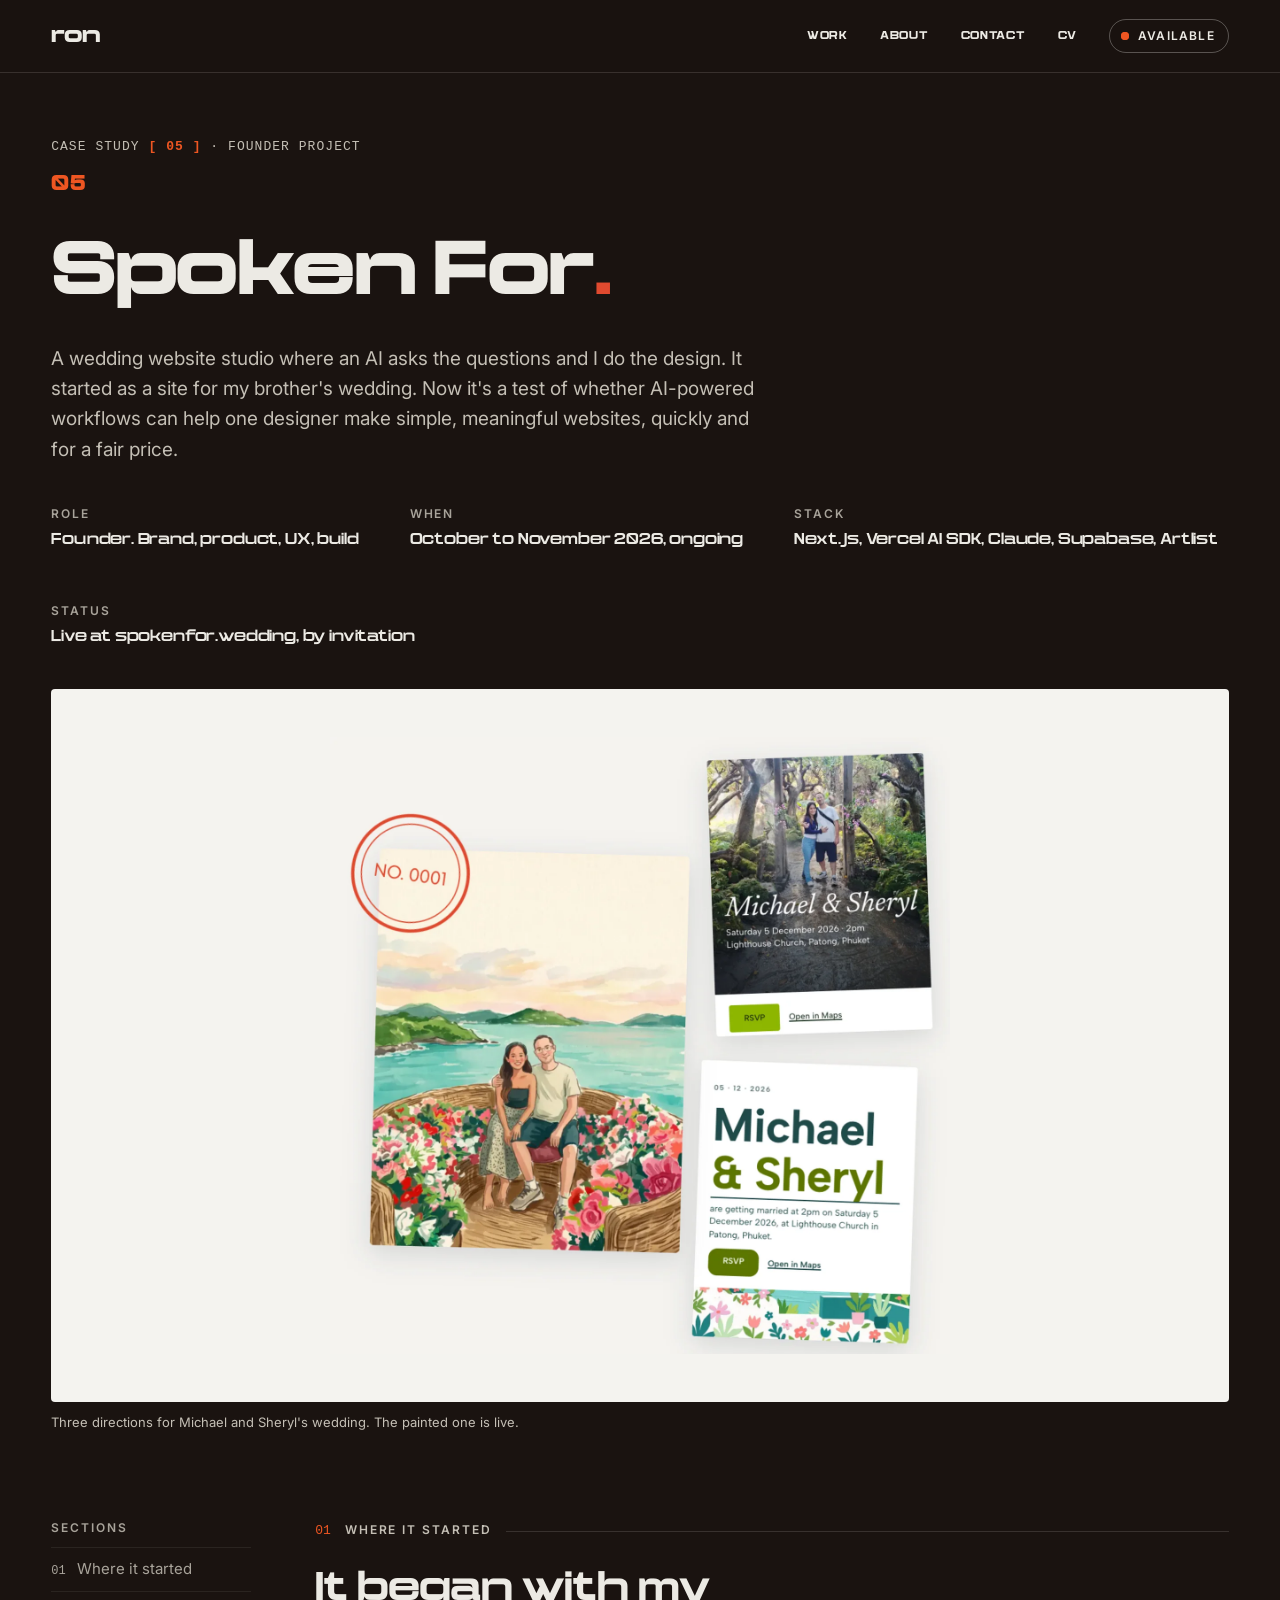
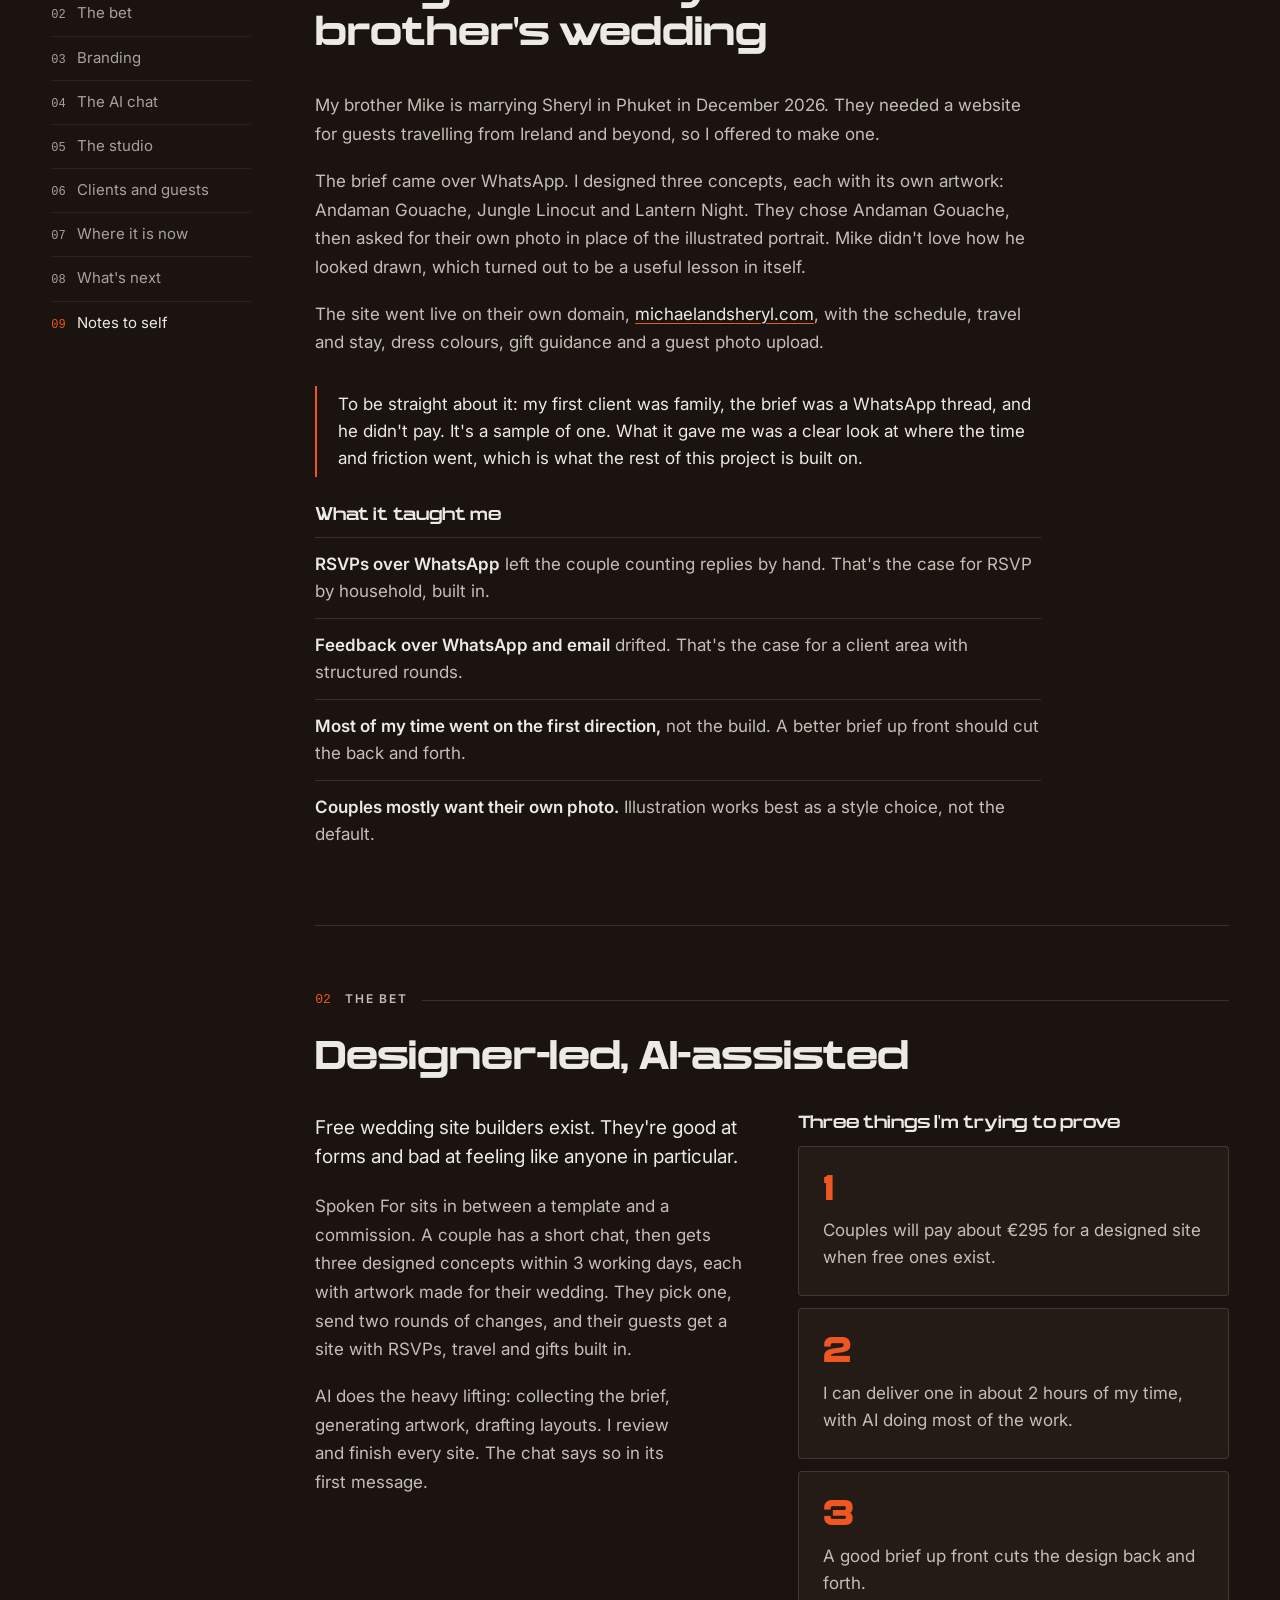
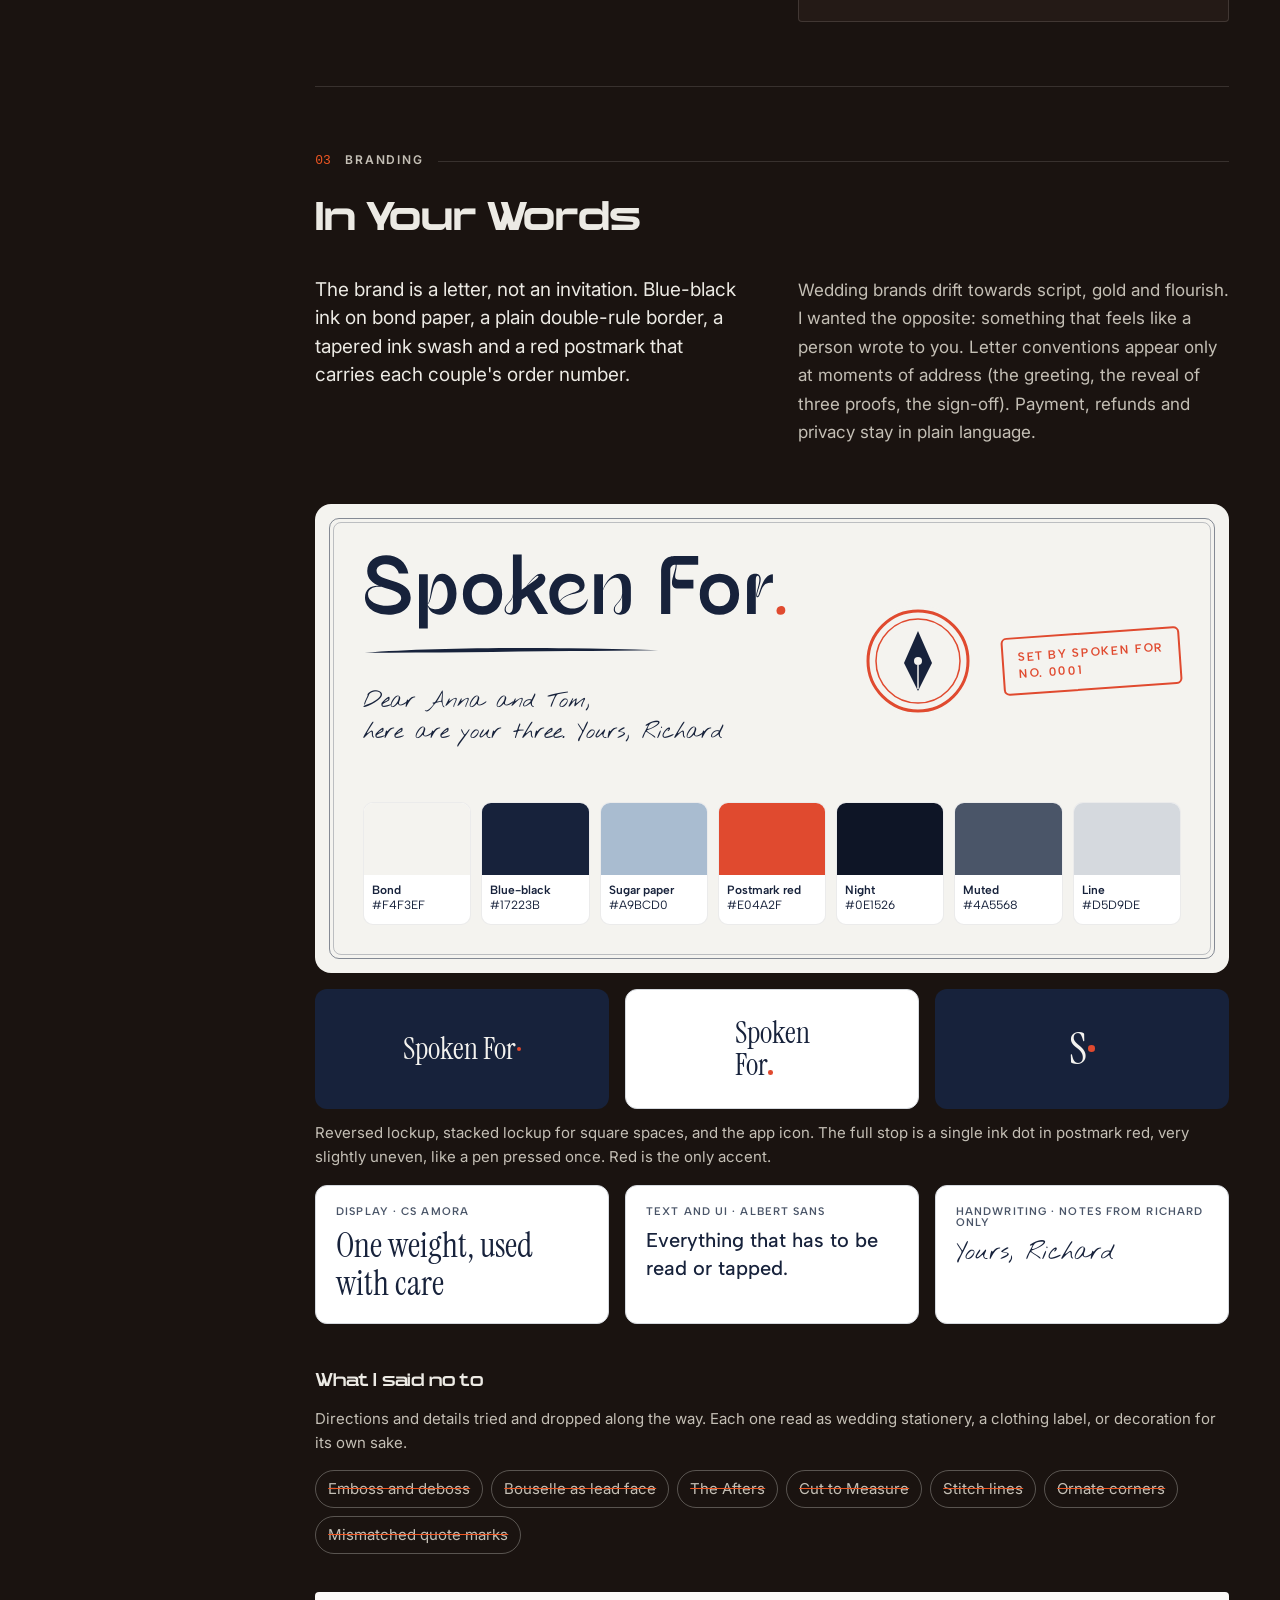
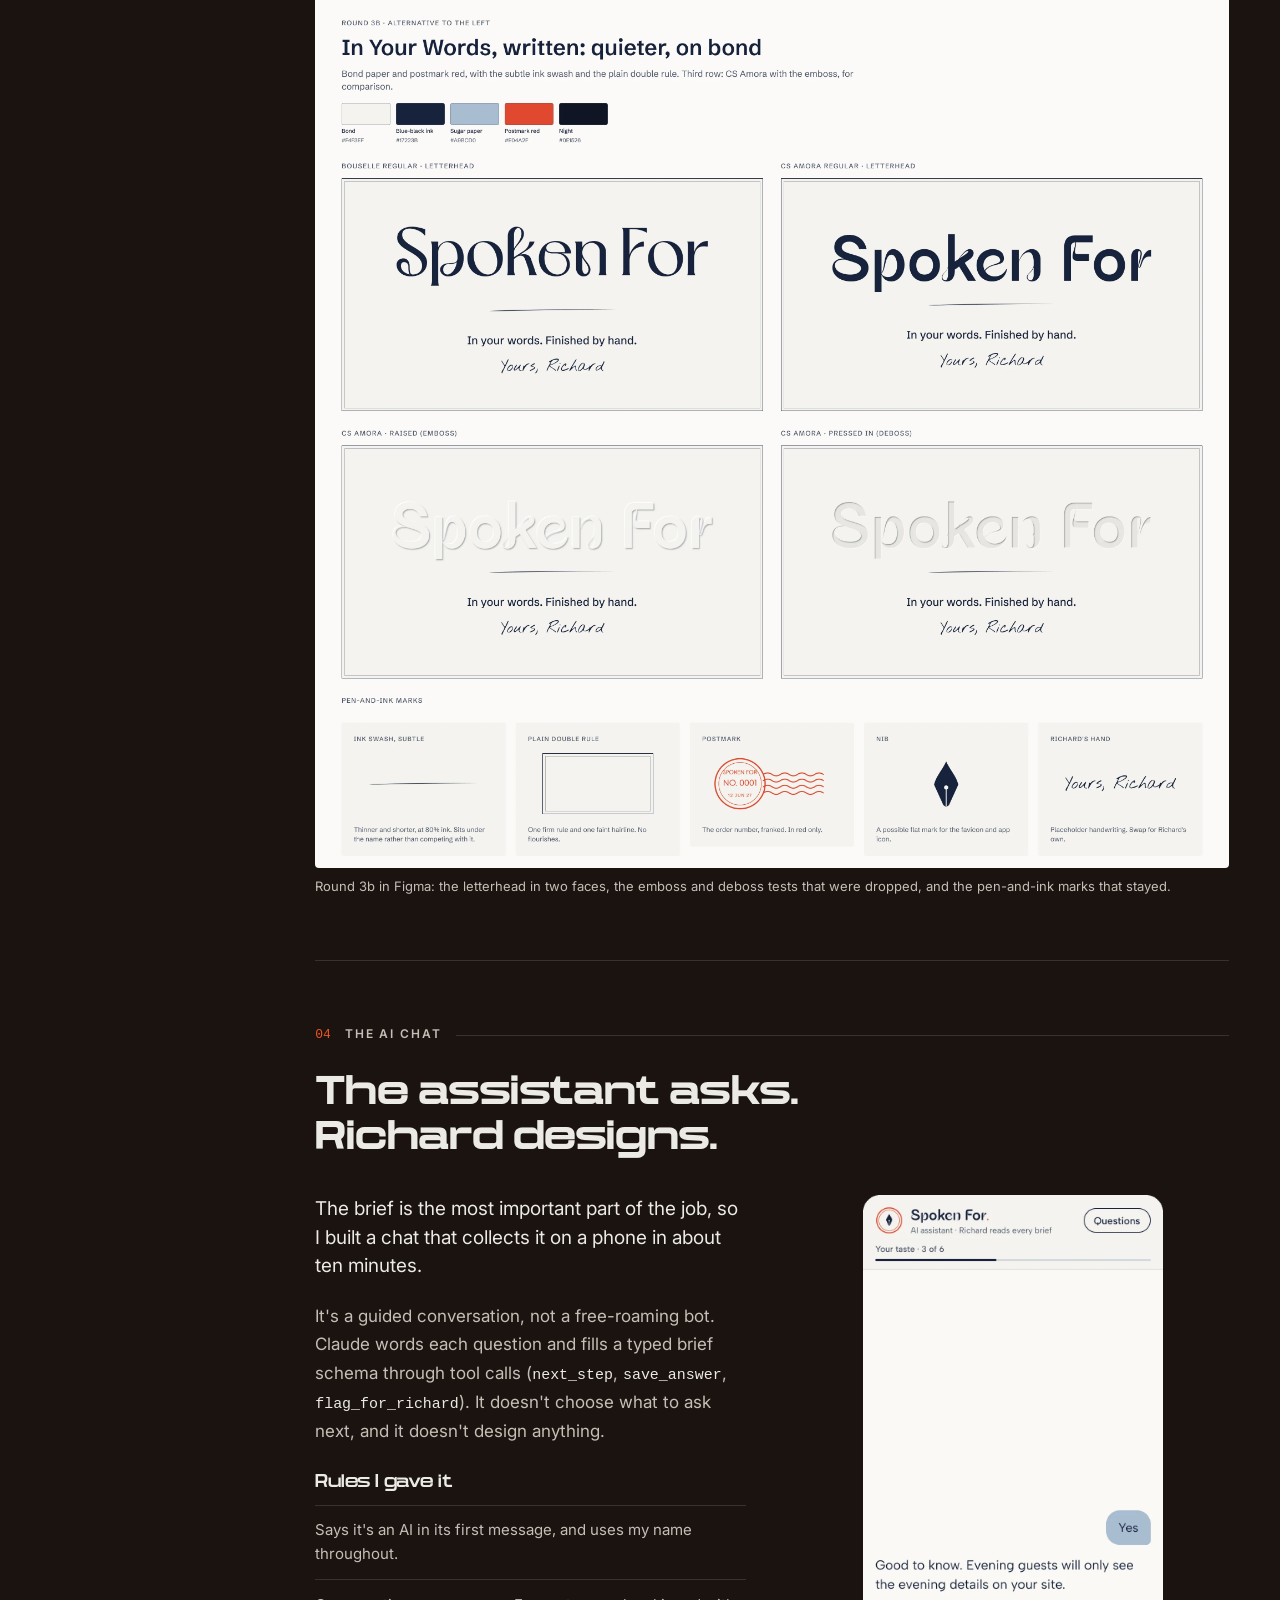
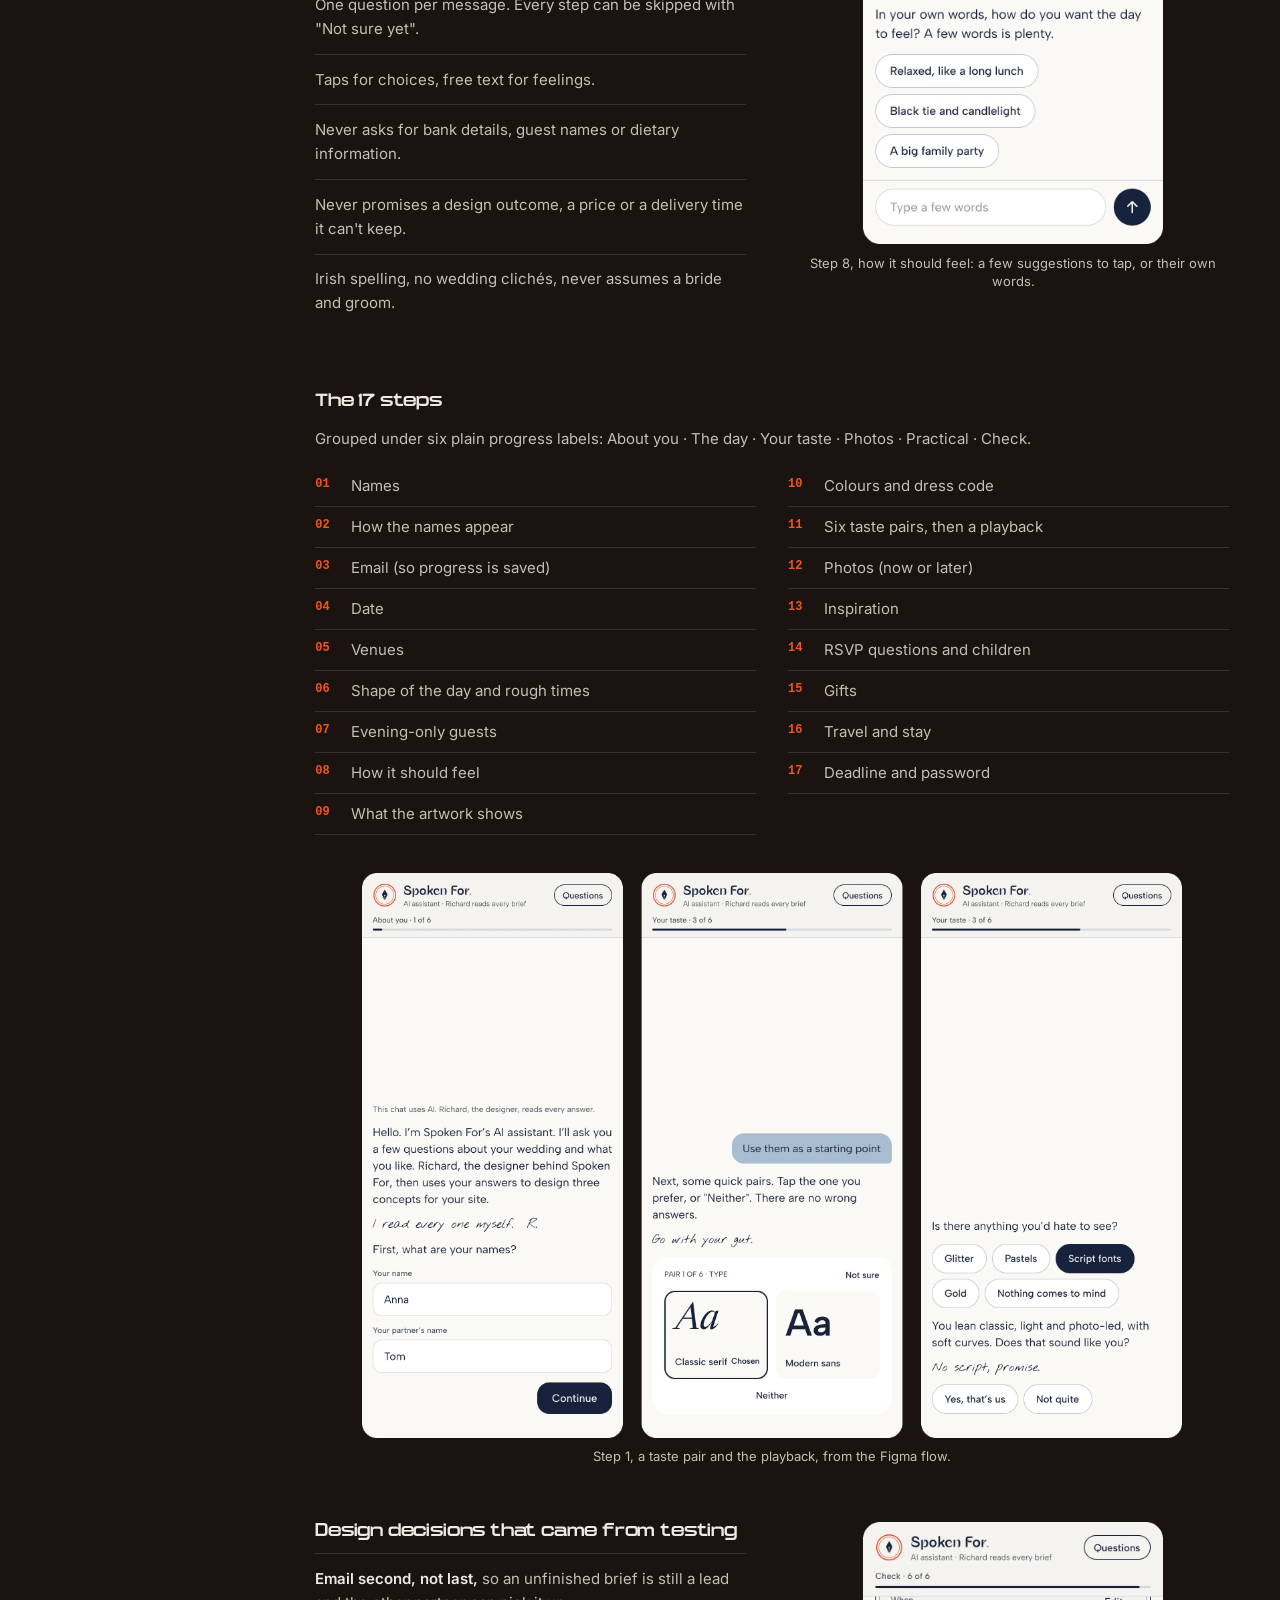
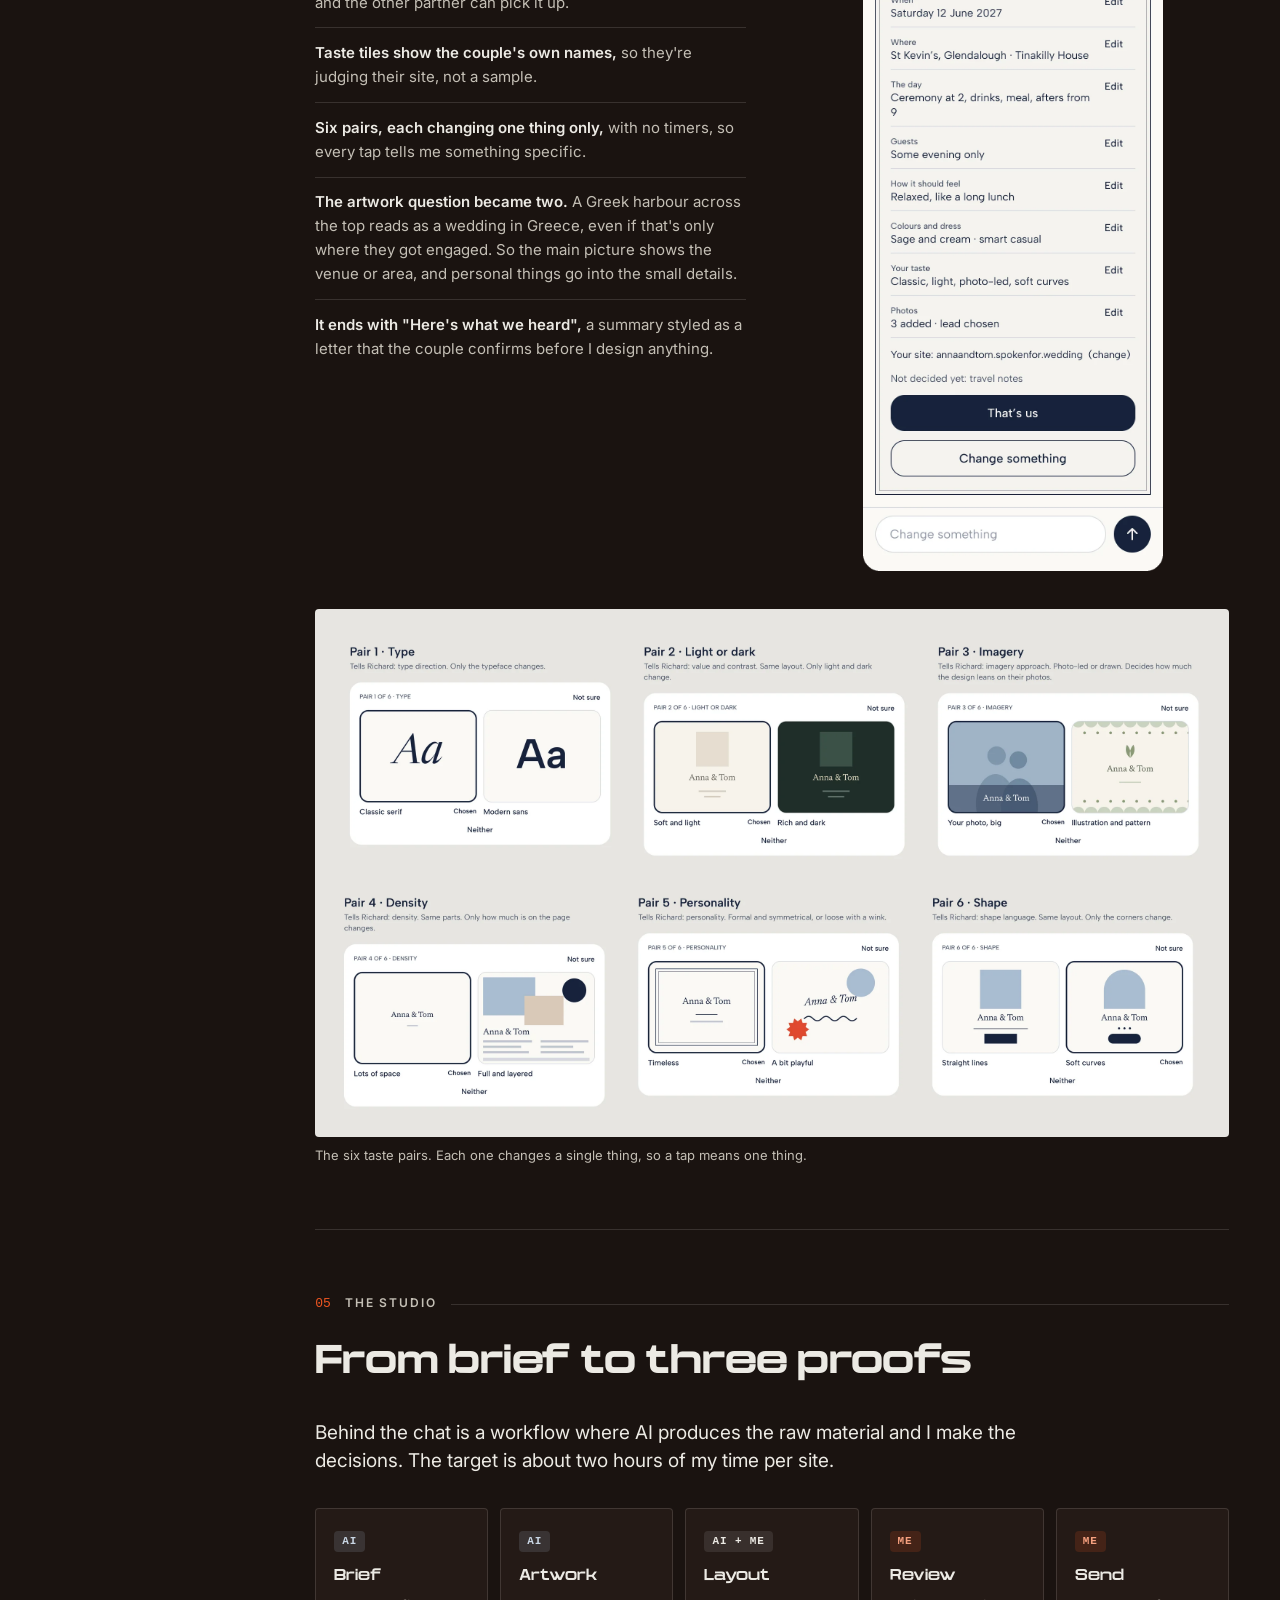
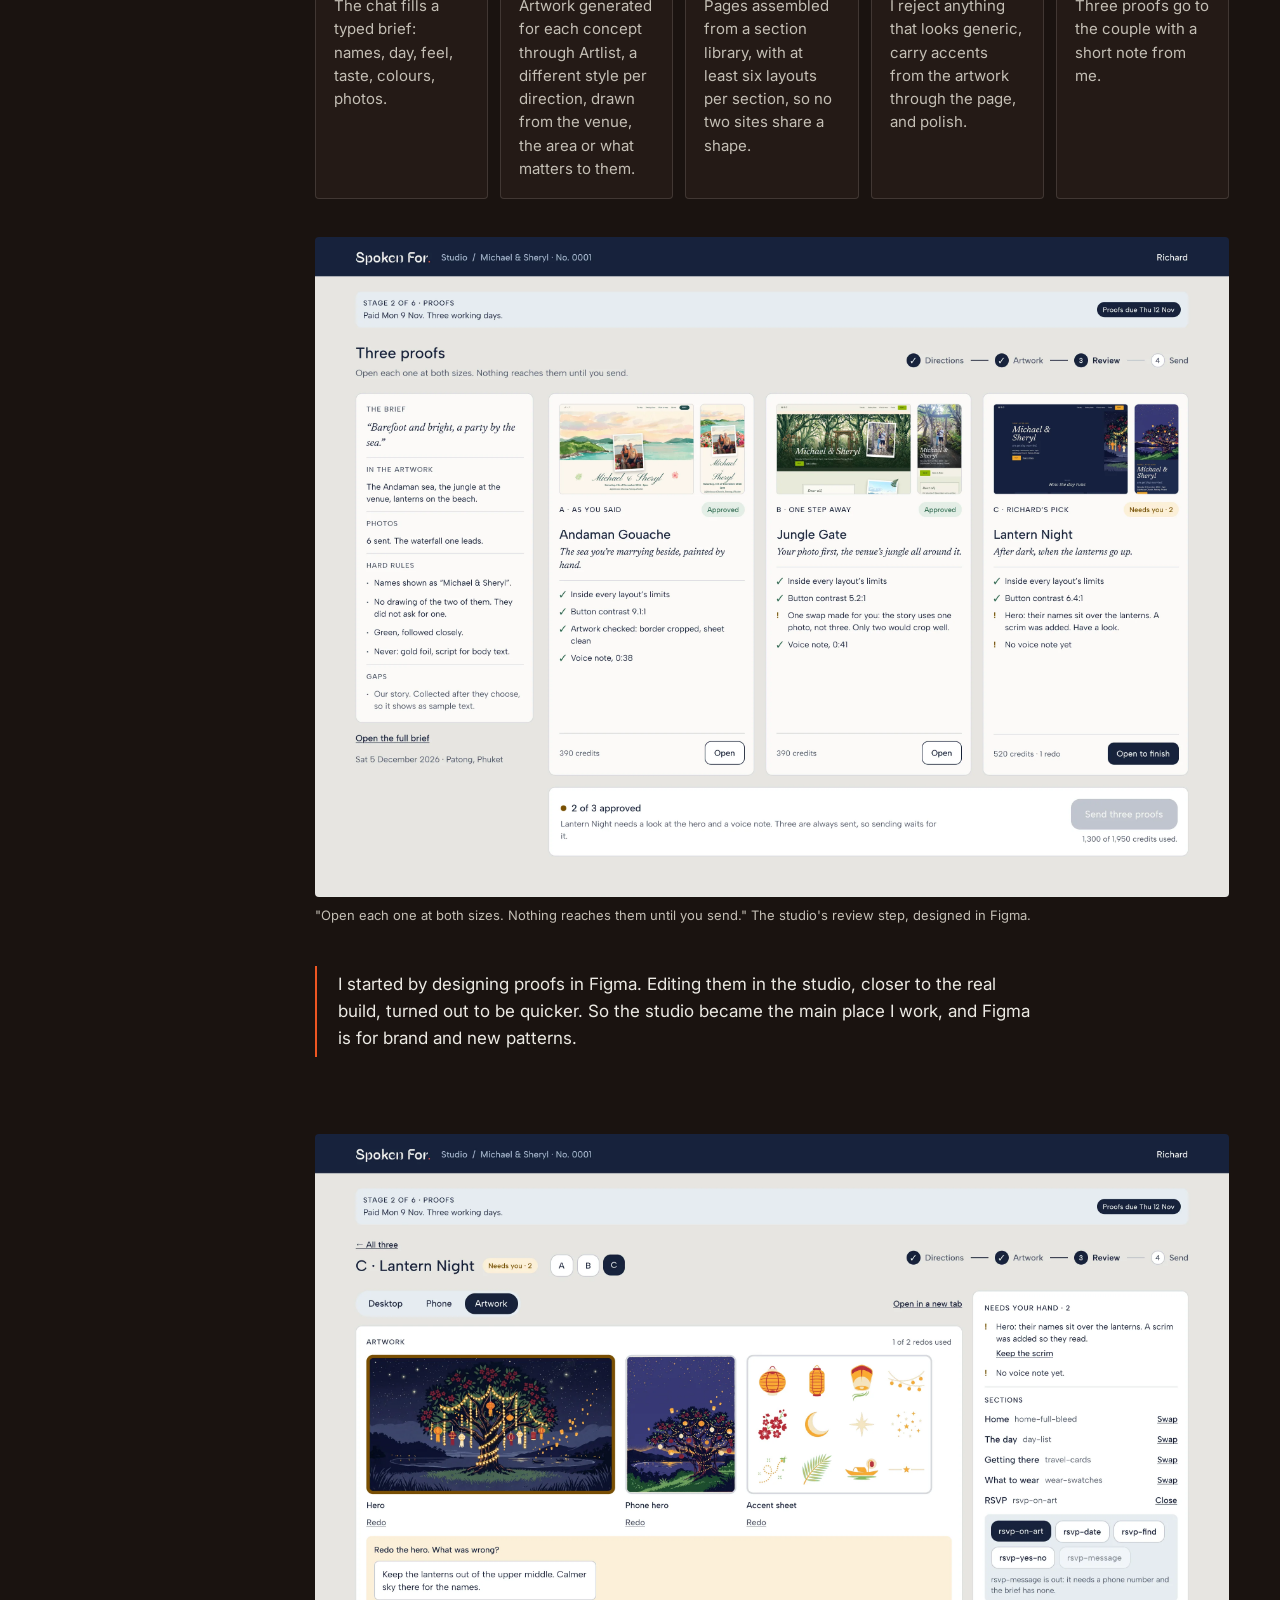
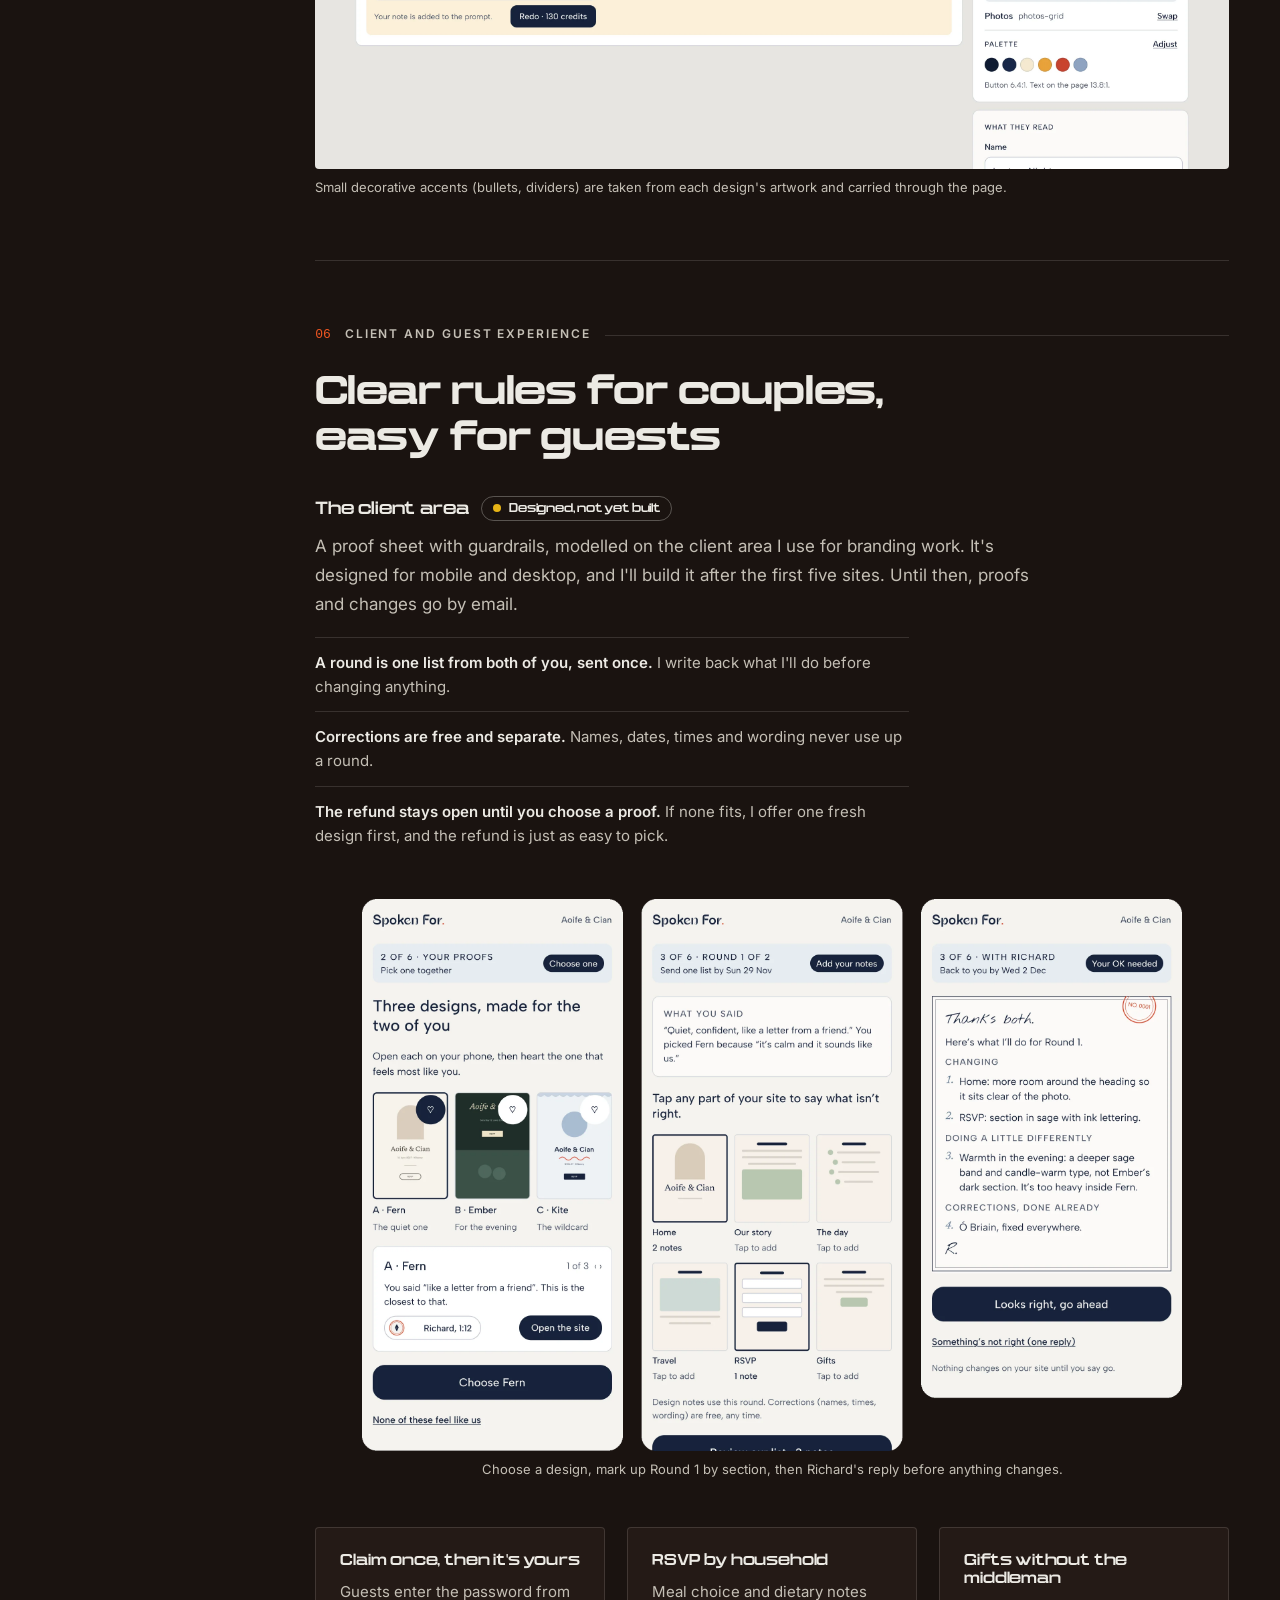
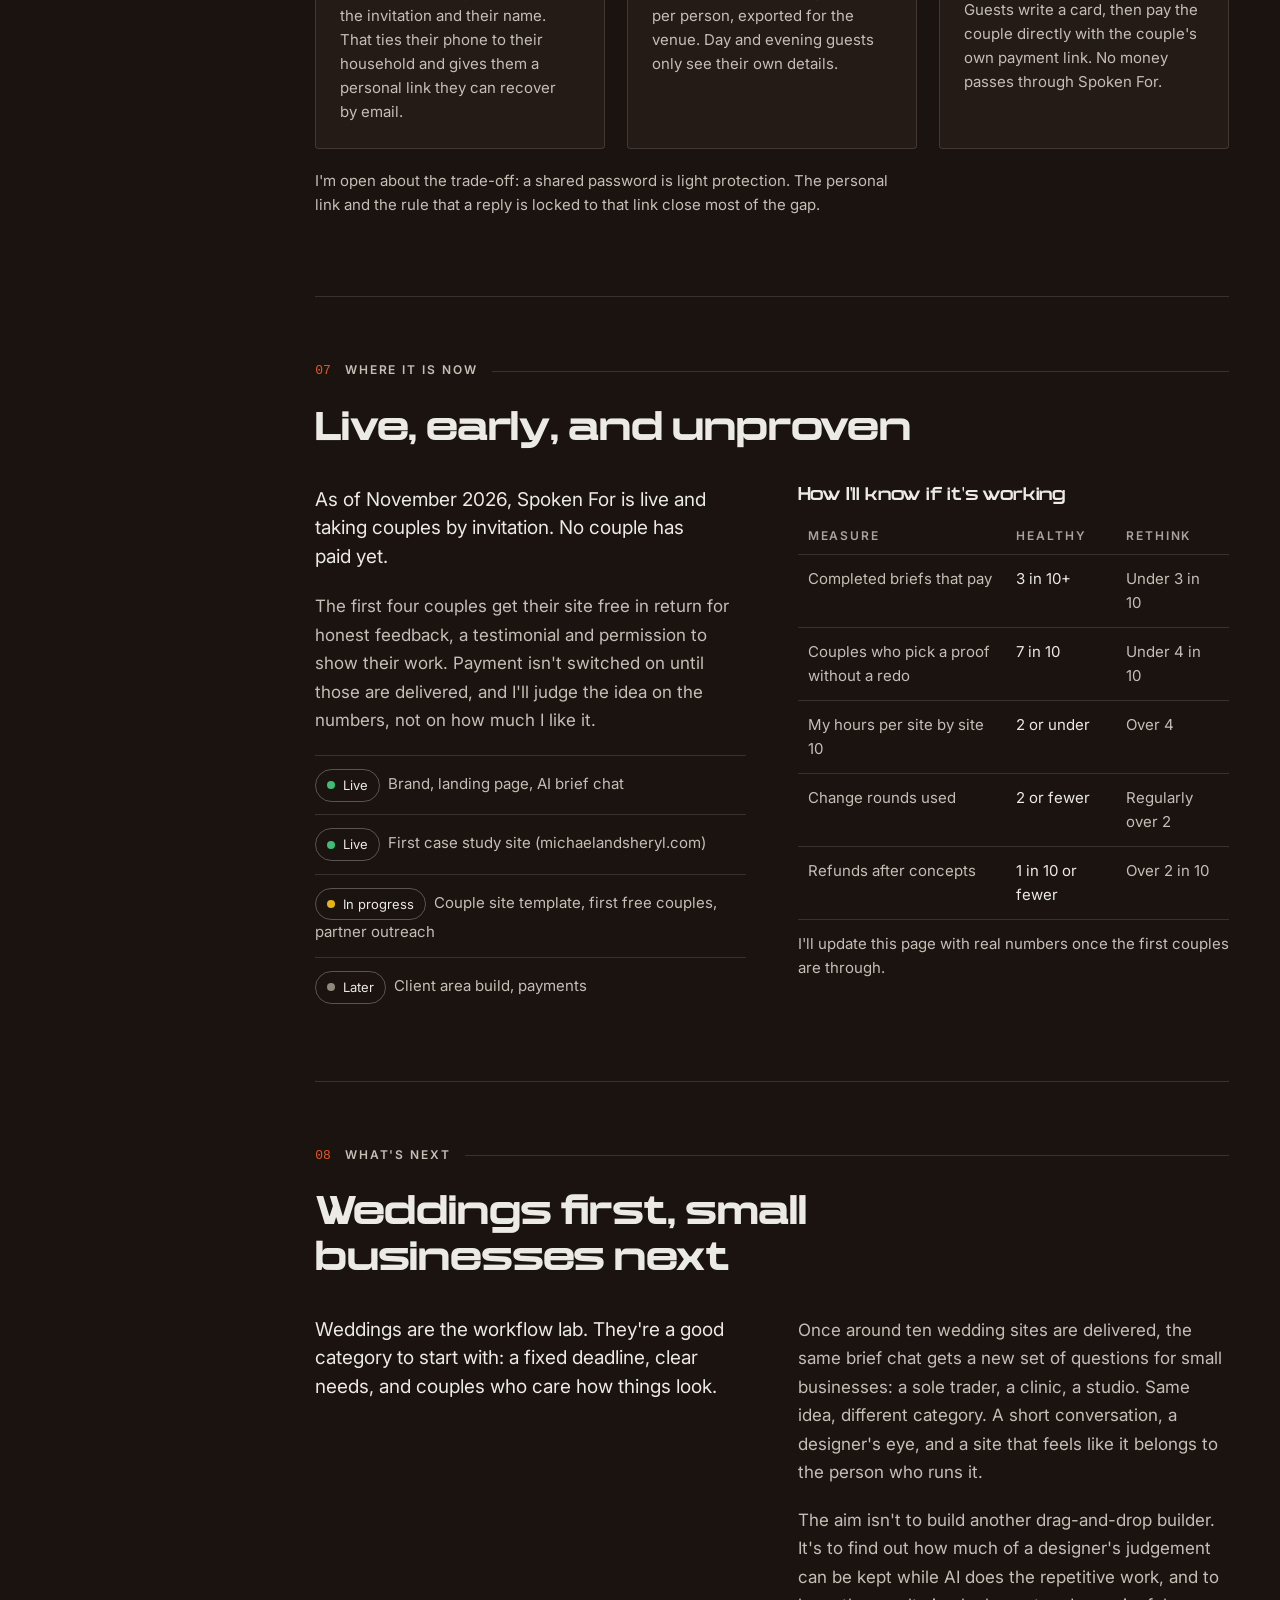
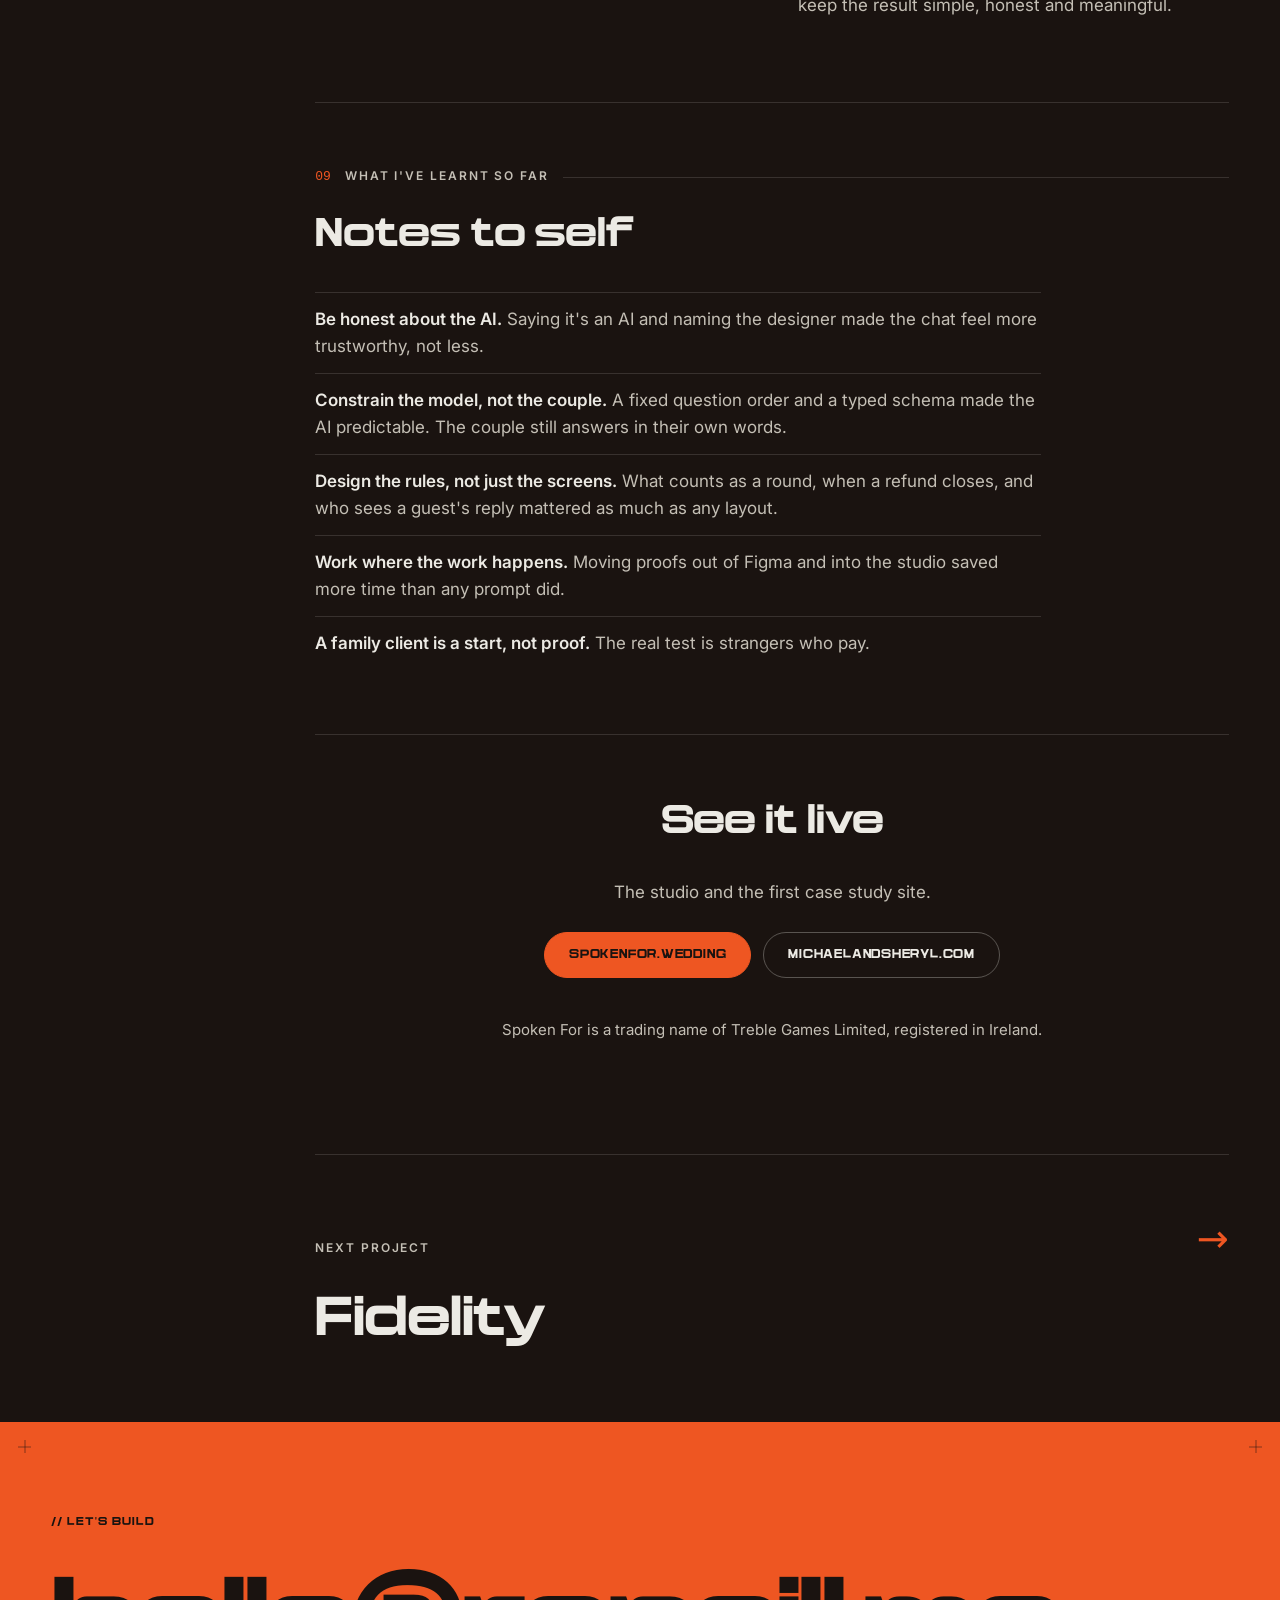
<file: case-studies/spoken-for/index.html>
<!DOCTYPE html>
<html lang="en-IE" data-theme="blackout">
<head>
<meta charset="utf-8">
<meta name="viewport" content="width=device-width, initial-scale=1">
<title>Spoken For · Case study · Richard O'Neill</title>
<meta name="description" content="Spoken For: a designer-led, AI-assisted wedding website studio. Brand, AI brief chat, design studio and client experience, built by Richard O'Neill.">
<meta name="theme-color" content="#1A1310">
<meta property="og:type" content="website">
<meta property="og:url" content="https://roneill.me/case-studies/spoken-for/">
<meta property="og:title" content="Spoken For · Case study · Richard O'Neill">
<meta property="og:description" content="Spoken For: a designer-led, AI-assisted wedding website studio. Brand, AI brief chat, design studio and client experience, built by Richard O'Neill.">
<!-- swap for case-studies/spoken-for/img/og.jpg (1200x630) once it exists -->
<meta property="og:image" content="https://roneill.me/og-image.png">
<meta property="og:locale" content="en_IE">
<meta property="og:site_name" content="roneill.me">
<meta name="twitter:card" content="summary_large_image">
<link rel="icon" type="image/svg+xml" href="/favicon.svg">
<link rel="icon" type="image/png" sizes="32x32" href="/favicon-32x32.png">
<link rel="apple-touch-icon" sizes="180x180" href="/apple-touch-icon.png">
<link rel="manifest" href="/site.webmanifest">
<!-- shared site styles (tokens, fonts, motion) + shared case-study system -->
<link rel="stylesheet" href="/styles.css">
<link rel="stylesheet" href="/case.css">
<!-- Spoken For showcase fonts only (SIL OFL). CS Amora is not used here: its licence lives in the
     private Spoken For repo, so the wordmark is the outlined logo SVG and display falls back to Instrument Serif. -->
<link rel="preconnect" href="https://fonts.googleapis.com">
<link rel="preconnect" href="https://fonts.gstatic.com" crossorigin>
<link rel="stylesheet" href="https://fonts.googleapis.com/css2?family=Albert+Sans:wght@400;500;600&family=Instrument+Serif:ital@0;1&family=Nothing+You+Could+Do&display=swap">
<script defer src="/motion-observe.js"></script>
<style>
  /* ---- page-local (Spoken For) ---- */
  :root{
    /* Spoken For brand: used only inside the showcase blocks (.sf-*, .lockups, .type-spec) */
    --sf-bond:#F4F3EF; --sf-ink:#17223B; --sf-sugar:#A9BCD0; --sf-red:#E04A2F;
    --sf-night:#0E1526; --sf-muted:#4A5568; --sf-line:#D5D9DE;
    --sf-display:'Instrument Serif',Georgia,serif;
    --sf-sans:'Albert Sans',system-ui,-apple-system,sans-serif;
    --sf-hand:'Nothing You Could Do',cursive;
  }
  .hero h1 .stop{ color:var(--sf-red); }
  .chapter .lede{ font-size:var(--fs-body-lg); line-height:1.5; color:var(--paper); max-width:60ch; margin:0 0 1.1em; text-wrap:pretty; }
  .chapter h3{ font-family:var(--font-display); font-weight:600; font-size:var(--fs-body-lg); letter-spacing:-0.01em; color:var(--paper); margin:0 0 0.6em; }
  .prose a, .chapter p a{ color:var(--paper); text-decoration:underline; text-decoration-color:var(--orange); text-underline-offset:3px; }
  .prose a:hover, .chapter p a:hover{ color:var(--orange); }
  .chapter code{ font-family:ui-monospace,"SF Mono",Menlo,monospace; font-size:0.88em; color:var(--paper); }
  .small{ font-size:var(--fs-body-sm); }
  .muted{ color:var(--text-muted); }

  /* honesty callout, in the site's pull style */
  .note{ border-left:2px solid var(--orange); padding:0.3rem 0 0.3rem 1.3rem; margin:1.8rem 0; color:var(--paper); max-width:66ch; }

  /* lists, cards, grids on the dark page */
  ul.clean{ list-style:none; padding:0; margin:0; max-width:66ch; }
  ul.clean li{ padding:0.8rem 0; border-top:1px solid var(--border); color:var(--text-muted); line-height:1.6; }
  ul.clean li strong{ color:var(--paper); font-weight:600; }
  .two{ display:grid; grid-template-columns:1fr 1fr; gap:clamp(2rem,4vw,3.5rem); align-items:start; }
  .three{ display:grid; grid-template-columns:repeat(3,1fr); gap:clamp(0.9rem,2vw,1.4rem); }
  .card{ background:var(--bg-elevated); border:1px solid var(--border); border-radius:var(--radius); padding:clamp(1.1rem,2.4vw,1.5rem); }
  .card p{ color:var(--text-muted); margin:0; }
  .card h3{ font-size:var(--fs-body); }
  .num{ font-family:var(--font-display); font-weight:800; font-size:clamp(1.8rem,3vw,2.4rem); line-height:1; color:var(--orange); display:block; margin-bottom:0.5rem; }

  /* figures: hidden until their image exists (data-asset names the file, see HANDOFF) */
  .fig{ margin:clamp(1.6rem,3.5vw,2.4rem) 0 0; }
  .fig img{ display:block; width:100%; height:auto; border-radius:var(--radius); border:1px solid var(--border); }
  .fig figcaption{ font-size:var(--fs-caption); color:var(--text-muted); margin-top:0.7em; line-height:1.45; }
  figure[data-asset][hidden]{ display:none; }
  /* hero: the capture sits on its own bond paper, centred on a full-width panel */
  .cover-stage{ background:#F4F3EF; border-radius:var(--radius); padding:clamp(1.2rem,4vw,3rem); }
  .cover-stage img{ border:0; border-radius:0; max-width:620px; margin:0 auto; }
  .cover-stage + figcaption, .fig.cover figcaption{ margin-top:0.8em; }
  /* Figma boards and screens keep their own light canvas; phone strips sit straight on the page */
  .fig.board img{ border:0; }
  .fig.phones img{ border:0; border-radius:0; max-width:820px; margin:0 auto; }
  .fig.phone1 img{ border:0; border-radius:0; max-width:300px; margin:0 auto; }
  .fig.phones figcaption, .fig.phone1 figcaption{ text-align:center; }

  /* ---------- Spoken For brand showcase ---------- */
  .sf-board{ background:var(--sf-bond); color:var(--sf-ink); border-radius:16px; padding:clamp(24px,5vw,48px); position:relative; overflow:hidden; margin-top:clamp(1.6rem,3.5vw,2.4rem); }
  .sf-board::before{ content:""; position:absolute; inset:14px; border:1px solid var(--sf-ink); opacity:.5; border-radius:10px; pointer-events:none; }
  .sf-board::after{ content:""; position:absolute; inset:18px; border:1px solid var(--sf-ink); opacity:.25; border-radius:8px; pointer-events:none; }
  .sf-logo{ display:block; width:min(520px,100%); height:auto; color:var(--sf-ink); }
  .sf-swash{ display:block; width:min(340px,70%); height:14px; margin:14px 0 0; }
  .sf-hand{ font:400 22px/1.4 var(--sf-hand); color:var(--sf-ink); }
  .sf-row{ display:grid; grid-template-columns:1.2fr 1fr; gap:40px; align-items:center; position:relative; z-index:1; }
  .swatches{ display:grid; grid-template-columns:repeat(7,1fr); gap:10px; margin-top:32px; position:relative; z-index:1; }
  .sw{ border-radius:10px; overflow:hidden; border:1px solid rgba(0,0,0,.08); background:#fff; font:400 12px/1.3 var(--sf-sans); }
  .sw i{ display:block; height:72px; }
  .sw span{ display:block; padding:8px 8px 10px; color:var(--sf-ink); overflow-wrap:anywhere; }
  .sw span b{ display:block; font-weight:600; }
  .postmark{ width:120px; height:120px; }
  .stamp{ font:600 12px/1.4 var(--sf-sans); letter-spacing:.14em; text-transform:uppercase; color:var(--sf-red); border:2px solid var(--sf-red); padding:10px 14px; border-radius:6px; transform:rotate(-4deg); }
  .lockups{ display:grid; grid-template-columns:repeat(3,1fr); gap:16px; margin-top:16px; }
  .lockup{ border-radius:12px; padding:24px; display:flex; align-items:center; justify-content:center; min-height:120px; font:400 30px/1 var(--sf-display); }
  .lockup.rev{ background:var(--sf-ink); color:var(--sf-bond); }
  .lockup.bond{ background:#fff; color:var(--sf-ink); border:1px solid var(--sf-line); }
  .lockup.icon{ background:var(--sf-ink); color:var(--sf-bond); font-size:44px; }
  .lockup .dot{ display:inline-block; width:.16em; height:.15em; background:var(--sf-red); border-radius:50%; margin-left:.03em; }
  .lockup svg{ width:min(240px,90%); height:auto; }
  .type-spec{ display:grid; grid-template-columns:repeat(3,1fr); gap:16px; margin-top:16px; }
  .type-spec div{ background:#fff; border:1px solid var(--sf-line); border-radius:12px; padding:20px; color:var(--sf-ink); }
  .type-spec small{ display:block; font:600 11px/1 var(--sf-sans); letter-spacing:.1em; text-transform:uppercase; color:var(--sf-muted); margin-bottom:10px; }
  .rejected{ display:flex; flex-wrap:wrap; gap:8px; margin-top:12px; }
  .rejected span{ font-size:var(--fs-body-sm); padding:6px 12px; border-radius:999px; border:1px solid var(--border-strong); text-decoration:line-through; text-decoration-color:var(--orange); color:var(--text-muted); }

  .steps{ counter-reset:s; list-style:none; padding:0; margin:0; columns:2; column-gap:32px; font-size:var(--fs-body-sm); color:var(--text-muted); }
  .steps li{ counter-increment:s; break-inside:avoid; padding:8px 0 8px 36px; position:relative; border-bottom:1px solid var(--border); }
  .steps li::before{ content:counter(s,decimal-leading-zero); position:absolute; left:0; top:9px; font:600 12px/1.6 ui-monospace,monospace; color:var(--orange); }

  /* pipeline */
  .pipe{ display:grid; grid-template-columns:repeat(5,1fr); gap:12px; margin-top:clamp(1.4rem,3vw,2rem); }
  .pipe div{ background:var(--bg-elevated); border:1px solid var(--border); border-radius:var(--radius); padding:18px; font-size:var(--fs-body-sm); line-height:1.55; color:var(--text-muted); }
  .pipe b{ display:block; color:var(--paper); margin-bottom:6px; font-family:var(--font-display); font-weight:600; font-size:var(--fs-body); }
  .who{ display:inline-block; font:600 11px/1 ui-monospace,monospace; letter-spacing:.08em; text-transform:uppercase; padding:5px 8px; border-radius:4px; margin-bottom:10px; }
  .who.ai{ background:rgba(169,188,208,.16); color:#C9D6E4; }
  .who.me{ background:rgba(238,86,34,.16); color:#F6A07F; }
  .who.both{ background:rgba(236,234,228,.10); color:var(--paper); }

  .proofs{ display:grid; grid-template-columns:repeat(3,1fr); gap:16px; margin-top:clamp(1.6rem,3.5vw,2.4rem); }
  .proofs .fig{ margin:0; }
  .proofs .chosen img{ border:2px solid var(--sf-red); }

  table{ width:100%; border-collapse:collapse; font-size:var(--fs-body-sm); }
  th, td{ text-align:left; padding:12px 10px; border-bottom:1px solid var(--border); vertical-align:top; color:var(--text-muted); }
  th{ font:var(--type-label); letter-spacing:var(--track-label); text-transform:uppercase; color:var(--text-faint); }
  td.ok{ color:var(--paper); }

  .status{ display:inline-flex; align-items:center; gap:8px; font-size:13px; padding:5px 11px; border-radius:999px; border:1px solid var(--border-strong); color:var(--paper); white-space:nowrap; }
  .status i{ width:8px; height:8px; border-radius:50%; background:#3DBE74; }
  .status.wait i{ background:#E7B416; }
  .status.no i{ background:#8E897F; }

  .cta{ text-align:center; }
  .cta h2{ margin-left:auto; margin-right:auto; }
  .btns{ display:flex; flex-wrap:wrap; gap:12px; justify-content:center; margin-top:1.6rem; }
  .btn{ display:inline-flex; align-items:center; min-height:44px; padding:12px 24px; border-radius:999px; font-family:var(--font-display); font-weight:700; font-size:13px; text-transform:uppercase; letter-spacing:.06em; text-decoration:none; border:1px solid var(--border-strong); color:var(--paper); }
  .btn.primary{ background:var(--orange); border-color:var(--orange); color:var(--espresso); }
  .btn:hover{ border-color:var(--orange); }
  .btn.primary:hover{ background:var(--orange-press); }

  @media (max-width:920px){
    .two, .three{ grid-template-columns:1fr; }
    .pipe{ grid-template-columns:1fr 1fr; }
    .sf-row{ grid-template-columns:1fr; }
    .swatches{ grid-template-columns:repeat(4,1fr); }
    .lockups, .type-spec, .proofs{ grid-template-columns:1fr; }
  }
  @media (max-width:560px){ .pipe{ grid-template-columns:1fr; } .steps{ columns:1; } }
</style>
</head>
<body>
  <div class="bar"><div class="wrap bar-in">
    <a href="../../index.html" class="mark">ron</a>
    <nav class="topnav">
      <a href="../../index.html#work" class="nav-link">Work</a>
      <a href="../../index.html#about" class="nav-link">About</a>
      <a href="#contact" class="nav-link">Contact</a>
      <a href="../../cv.html" class="nav-link">CV</a>
      <span class="avail"><span class="dot"></span>Available</span>
    </nav>
  </div></div>

  <header class="hero"><div class="wrap">
    <div class="kicker">Case study <b>[ 05 ]</b> · Founder project</div>
    <div class="num-big">05</div>
    <h1>Spoken For<span class="stop">.</span></h1>
    <p class="summary">A wedding website studio where an AI asks the questions and I do the design. It started as a site for my brother's wedding. Now it's a test of whether AI-powered workflows can help one designer make simple, meaningful websites, quickly and for a fair price.</p>
    <dl class="meta">
      <div><dt>Role</dt><dd>Founder. Brand, product, UX, build</dd></div>
      <div><dt>When</dt><dd>October to November 2026, ongoing</dd></div>
      <div><dt>Stack</dt><dd>Next.js, Vercel AI SDK, Claude, Supabase, Artlist</dd></div>
      <div><dt>Status</dt><dd>Live at <a href="https://spokenfor.wedding" style="color:inherit">spokenfor.wedding</a>, by invitation</dd></div>
    </dl>
    <figure class="fig cover" data-asset="hero-three-directions">
      <div class="cover-stage"><picture>
        <source srcset="img/hero-three-directions.webp" type="image/webp">
        <img src="img/hero-three-directions.jpg" width="1400" height="1394" alt="Three proof directions for Michael and Sheryl's wedding site: a painted bay with the couple, a photo-first version in a forest, and a type-only version with a floral strip.">
      </picture></div>
      <figcaption>Three directions for Michael and Sheryl's wedding. The painted one is live.</figcaption>
    </figure>
  </div></header>

  <div class="wrap"><div class="doc">
    <aside class="rail"><nav aria-label="Sections">
      <div class="rh">Sections</div>
      <ol>
        <li><a href="#c1"><span class="mono">01</span> Where it started</a></li>
        <li><a href="#c2"><span class="mono">02</span> The bet</a></li>
        <li><a href="#c3"><span class="mono">03</span> Branding</a></li>
        <li><a href="#c4"><span class="mono">04</span> The AI chat</a></li>
        <li><a href="#c5"><span class="mono">05</span> The studio</a></li>
        <li><a href="#c6"><span class="mono">06</span> Clients and guests</a></li>
        <li><a href="#c7"><span class="mono">07</span> Where it is now</a></li>
        <li><a href="#c8"><span class="mono">08</span> What's next</a></li>
        <li><a href="#c9"><span class="mono">09</span> Notes to self</a></li>
      </ol>
    </nav></aside>

    <main>
      <!-- 01 ───────────────────────────────────────────── -->
      <section class="chapter" id="c1">
        <div class="chx"><span class="n">01</span><span class="l">Where it started</span><span class="r"></span></div>
        <h2>It began with my brother's wedding</h2>
        <div class="prose">
          <p>My brother Mike is marrying Sheryl in Phuket in December 2026. They needed a website for guests travelling from Ireland and beyond, so I offered to make one.</p>
          <p>The brief came over WhatsApp. I designed three concepts, each with its own artwork: Andaman Gouache, Jungle Linocut and Lantern Night. They chose Andaman Gouache, then asked for their own photo in place of the illustrated portrait. Mike didn't love how he looked drawn, which turned out to be a useful lesson in itself.</p>
          <p>The site went live on their own domain, <a href="https://michaelandsheryl.com">michaelandsheryl.com</a>, with the schedule, travel and stay, dress colours, gift guidance and a guest photo upload.</p>
        </div>
        <p class="note">To be straight about it: my first client was family, the brief was a WhatsApp thread, and he didn't pay. It's a sample of one. What it gave me was a clear look at where the time and friction went, which is what the rest of this project is built on.</p>
        <h3>What it taught me</h3>
        <ul class="clean">
          <li><strong>RSVPs over WhatsApp</strong> left the couple counting replies by hand. That's the case for RSVP by household, built in.</li>
          <li><strong>Feedback over WhatsApp and email</strong> drifted. That's the case for a client area with structured rounds.</li>
          <li><strong>Most of my time went on the first direction,</strong> not the build. A better brief up front should cut the back and forth.</li>
          <li><strong>Couples mostly want their own photo.</strong> Illustration works best as a style choice, not the default.</li>
        </ul>
      </section>

      <!-- 02 ───────────────────────────────────────────── -->
      <section class="chapter" id="c2">
        <div class="chx"><span class="n">02</span><span class="l">The bet</span><span class="r"></span></div>
        <h2>Designer-led, AI-assisted</h2>
        <div class="two">
          <div>
            <p class="lede">Free wedding site builders exist. They're good at forms and bad at feeling like anyone in particular.</p>
            <div class="prose">
              <p>Spoken For sits in between a template and a commission. A couple has a short chat, then gets three designed concepts within 3 working days, each with artwork made for their wedding. They pick one, send two rounds of changes, and their guests get a site with RSVPs, travel and gifts built in.</p>
              <p>AI does the heavy lifting: collecting the brief, generating artwork, drafting layouts. I review and finish every site. The chat says so in its first message.</p>
            </div>
          </div>
          <div>
            <h3>Three things I'm trying to prove</h3>
            <div class="card" style="margin-bottom:12px"><span class="num">1</span><p>Couples will pay about €295 for a designed site when free ones exist.</p></div>
            <div class="card" style="margin-bottom:12px"><span class="num">2</span><p>I can deliver one in about 2 hours of my time, with AI doing most of the work.</p></div>
            <div class="card"><span class="num">3</span><p>A good brief up front cuts the design back and forth.</p></div>
          </div>
        </div>
      </section>

      <!-- 03 ───────────────────────────────────────────── -->
      <section class="chapter" id="c3">
        <div class="chx"><span class="n">03</span><span class="l">Branding</span><span class="r"></span></div>
        <h2>In Your Words</h2>
        <div class="two">
          <p class="lede">The brand is a letter, not an invitation. Blue-black ink on bond paper, a plain double-rule border, a tapered ink swash and a red postmark that carries each couple's order number.</p>
          <div class="prose"><p>Wedding brands drift towards script, gold and flourish. I wanted the opposite: something that feels like a person wrote to you. Letter conventions appear only at moments of address (the greeting, the reveal of three proofs, the sign-off). Payment, refunds and privacy stay in plain language.</p></div>
        </div>

        <div class="sf-board reveal">
          <div class="sf-row">
            <div>
              <!-- outlined wordmark from the Spoken For repo (components/Logo.tsx), so it never depends on CS Amora -->
              <svg class="sf-logo" viewBox="2 22 533 98" role="img" aria-label="Spoken For." fill="currentColor">
                <path d="M4.5 79.2C4.5 91 15.8 100.8 34.4 100.8C49.9 100.8 61.9 92.6 61.9 79.1C61.9 54.4 19 60.7 19 45.6C19 39.8 25.3 37.4 31.1 37.4C39.2 37.4 45.3 42.1 47 48.9H59C56.2 34.6 45.5 26.2 31.2 26.2C18.4 26.2 7.3 33.2 7.3 46C7.3 56 14 61.1 22.1 64.5C12.8 63.7 4.5 68 4.5 79.2ZM25.3 65.8C37 70.1 50 71.8 50 79.9C50 85.3 43.8 89.6 33 89.6C19.2 89.6 8.3 83.9 8.3 75.3C8.3 67.7 16 64.8 25.3 65.8Z M72.4 50V118H83.4V90.2C85.7 96.6 91.3 100.8 98.6 100.8C110.3 100.8 119.5 90.2 119.5 74C119.5 58.2 110.3 49.2 101.6 49.2C85.3 49.2 89 81 83.4 86.9V50ZM108.3 74.9C108.3 84.7 103.7 94.1 93.3 94.1C90 94.1 85.6 93 83.4 89V87.8C89.6 82.8 87.7 58.4 98.6 58.4C105 58.4 108.3 66.7 108.3 74.9Z M127.5 75C127.5 90.5 137.2 100.8 152.2 100.8C167.2 100.8 176.9 90.5 176.9 75C176.9 59.5 167.2 49.2 152.2 49.2C137.2 49.2 127.5 59.5 127.5 75ZM138.7 75C138.7 66 143.7 59.9 152.2 59.9C160.7 59.9 165.7 66 165.7 75C165.7 84 160.7 90.1 152.2 90.1C143.7 90.1 138.7 84 138.7 75Z M234.6 100 217.1 71 224.2 66.1C234.7 58.9 231.9 49.2 225.2 49.2C220 49.2 214.5 55.2 207 65.4L201.4 69.3V25H190.4V74.6C189.8 84.6 179.9 87.5 179.9 94.4C179.9 97.8 182.3 100.8 187.9 100.8C193.8 100.8 201.4 97.4 201.4 83.4V81.7L208 77.2L221.8 100ZM208.4 64.4C215 56.4 219.3 51.8 221.7 51.8C223.6 51.8 222.4 54.7 215.9 59.2ZM185.5 98.7C183.1 98.7 181.3 96.8 181.3 93.9C181.3 88 188.4 85.7 190.4 78V89.6C190.4 95.7 188.5 98.7 185.5 98.7Z M265.3 93C257.8 93 252.4 89.4 249.6 84.2C259.6 70.2 280.5 78 280.5 63.7C280.5 54.4 271.9 49.2 261.8 49.2C247.9 49.2 236.2 59.1 236.2 75C236.2 90.1 246.4 100.8 261.2 100.8C272.5 100.8 282.9 94.7 284.6 81.3H284.1C280 89.4 272.9 93 265.3 93ZM249.2 83.4C248 80.9 247.4 78.1 247.4 75.1C247.4 65.7 253.7 59.4 262.8 59.4C270.1 59.4 274.1 63.4 274.1 67C274.1 74.4 256.9 72.2 249.2 83.4Z M292.6 100H303.6V70.1C307.3 61.3 313.2 54.4 319.5 54.4C326.4 54.4 327.6 62.6 327.6 69.1V74.6C327 84.6 317.1 87.5 317.1 94.4C317.1 97.8 319.5 100.8 325.1 100.8C331 100.8 338.6 97.4 338.6 83.4V66.1C338.6 55.1 333.3 49.2 325.1 49.2C314.7 49.2 307.3 58.7 303.6 68.7V50H292.6ZM322.7 98.7C320.3 98.7 318.5 96.8 318.5 93.9C318.5 88 325.6 85.7 327.6 78V89.6C327.6 95.7 325.7 98.7 322.7 98.7Z M388.1 44.5C388.1 40.6 390.7 38 394.6 38H394.9C395.5 47.4 381.8 68 398.7 68H417.2V57H399.2C389.9 57 396.6 46.7 396.1 38H423.2V27H394.6C385.7 27 376.6 30.4 376.6 47.4V100H388.1Z M425.2 75C425.2 90.5 434.9 100.8 449.9 100.8C464.9 100.8 474.6 90.5 474.6 75C474.6 59.5 464.9 49.2 449.9 49.2C434.9 49.2 425.2 59.5 425.2 75ZM436.4 75C436.4 66 441.4 59.9 449.9 59.9C458.4 59.9 463.4 66 463.4 75C463.4 84 458.4 90.1 449.9 90.1C441.4 90.1 436.4 84 436.4 75Z M517.1 50C503.2 50 500.2 77.6 498.1 77.6C494.7 77.6 501.8 63.7 501.8 56.2C501.8 51.7 499.4 49.2 494.8 49.2C490.4 49.2 484.6 51.6 484.6 62.6V100H495.6V60.4C495.6 54.3 496 51.8 497.8 51.8C499 51.8 500.1 53 500.1 56.2C500.1 64.6 493.2 78.9 497.6 78.9C502.6 78.9 500.9 60.6 513.5 60.6C514.6 60.6 515.8 60.7 517.1 61Z"/>
                <path d="M527.3 90C530.8 89.8 532.9 92.5 532.7 95.9C532.5 99.1 530 101 526.7 101C523.4 100.9 521.4 98.5 521.6 95.4C521.8 92.4 524 90.2 527.3 90Z" fill="#E04A2F"/>
              </svg>
              <svg class="sf-swash" viewBox="0 0 340 14" aria-hidden="true"><path d="M2 9 C 80 3, 200 2, 338 6 C 220 7, 110 9, 2 9 Z" fill="#17223B"/></svg>
              <p class="sf-hand" style="margin-top:28px">Dear Anna and Tom,<br>here are your three. Yours, Richard</p>
            </div>
            <div style="display:flex;gap:24px;align-items:center;justify-content:flex-end;flex-wrap:wrap">
              <svg class="postmark" viewBox="0 0 120 120" role="img" aria-label="Postmark avatar">
                <circle cx="60" cy="60" r="56" fill="#F4F3EF"/>
                <circle cx="60" cy="60" r="50" fill="none" stroke="#E04A2F" stroke-width="3"/>
                <circle cx="60" cy="60" r="42" fill="none" stroke="#E04A2F" stroke-width="1.5"/>
                <path d="M60 30 L74 62 L60 90 L46 62 Z" fill="#17223B"/>
                <circle cx="60" cy="60" r="4" fill="#F4F3EF"/>
                <path d="M60 64 L60 88" stroke="#F4F3EF" stroke-width="1.5"/>
              </svg>
              <div class="stamp">Set by Spoken For<br>No. 0001</div>
            </div>
          </div>
          <div class="swatches">
            <div class="sw"><i style="background:#F4F3EF"></i><span><b>Bond</b>#F4F3EF</span></div>
            <div class="sw"><i style="background:#17223B"></i><span><b>Blue-black</b>#17223B</span></div>
            <div class="sw"><i style="background:#A9BCD0"></i><span><b>Sugar paper</b>#A9BCD0</span></div>
            <div class="sw"><i style="background:#E04A2F"></i><span><b>Postmark red</b>#E04A2F</span></div>
            <div class="sw"><i style="background:#0E1526"></i><span><b>Night</b>#0E1526</span></div>
            <div class="sw"><i style="background:#4A5568"></i><span><b>Muted</b>#4A5568</span></div>
            <div class="sw"><i style="background:#D5D9DE"></i><span><b>Line</b>#D5D9DE</span></div>
          </div>
        </div>

        <div class="lockups">
          <div class="lockup rev">Spoken For<span class="dot"></span></div>
          <div class="lockup bond" style="flex-direction:column;line-height:1.05"><span>Spoken<br>For<span class="dot"></span></span></div>
          <div class="lockup icon">S<span class="dot"></span></div>
        </div>
        <p class="small muted" style="margin-top:12px">Reversed lockup, stacked lockup for square spaces, and the app icon. The full stop is a single ink dot in postmark red, very slightly uneven, like a pen pressed once. Red is the only accent.</p>

        <div class="type-spec">
          <div><small>Display · CS Amora</small><span style="font:400 34px/1.1 var(--sf-display)">One weight, used with care</span></div>
          <div><small>Text and UI · Albert Sans</small><span style="font:500 20px/1.3 var(--sf-sans)">Everything that has to be read or tapped.</span></div>
          <div><small>Handwriting · notes from Richard only</small><span style="font:400 24px/1.3 var(--sf-hand)">Yours, Richard</span></div>
        </div>

        <div style="margin-top:clamp(2rem,4vw,3rem)">
          <h3>What I said no to</h3>
          <p class="small muted">Directions and details tried and dropped along the way. Each one read as wedding stationery, a clothing label, or decoration for its own sake.</p>
          <div class="rejected">
            <span>Emboss and deboss</span><span>Bouselle as lead face</span><span>The Afters</span><span>Cut to Measure</span><span>Stitch lines</span><span>Ornate corners</span><span>Mismatched quote marks</span>
          </div>
          <figure class="fig board" data-asset="brand-boards">
            <img src="img/brand-boards.webp" width="1648" height="1580" loading="lazy" decoding="async" alt="Figma brand board, round 3b: the Spoken For letterhead in Bouselle and CS Amora, emboss and deboss tests, and the pen-and-ink marks: swash, double rule, postmark, nib and handwriting.">
            <figcaption>Round 3b in Figma: the letterhead in two faces, the emboss and deboss tests that were dropped, and the pen-and-ink marks that stayed.</figcaption>
          </figure>
        </div>
      </section>

      <!-- 04 ───────────────────────────────────────────── -->
      <section class="chapter" id="c4">
        <div class="chx"><span class="n">04</span><span class="l">The AI chat</span><span class="r"></span></div>
        <h2>The assistant asks. Richard designs.</h2>
        <div class="two">
          <div>
            <p class="lede">The brief is the most important part of the job, so I built a chat that collects it on a phone in about ten minutes.</p>
            <div class="prose"><p>It's a guided conversation, not a free-roaming bot. Claude words each question and fills a typed brief schema through tool calls (<code>next_step</code>, <code>save_answer</code>, <code>flag_for_richard</code>). It doesn't choose what to ask next, and it doesn't design anything.</p></div>
            <h3 style="margin-top:28px">Rules I gave it</h3>
            <ul class="clean small">
              <li>Says it's an AI in its first message, and uses my name throughout.</li>
              <li>One question per message. Every step can be skipped with "Not sure yet".</li>
              <li>Taps for choices, free text for feelings.</li>
              <li>Never asks for bank details, guest names or dietary information.</li>
              <li>Never promises a design outcome, a price or a delivery time it can't keep.</li>
              <li>Irish spelling, no wedding clichés, never assumes a bride and groom.</li>
            </ul>
          </div>
          <div class="reveal">
            <figure class="fig phone1" style="margin:0">
              <img src="img/chat-feel.webp" width="390" height="844" loading="lazy" decoding="async" alt="Step 8 of the brief chat on a phone, under the progress label Your taste, 3 of 6: the assistant asks how they want the day to feel, with three suggested answers to tap (Relaxed, like a long lunch; Black tie and candlelight; A big family party) and a box to type a few words.">
              <figcaption>Step 8, how it should feel: a few suggestions to tap, or their own words.</figcaption>
            </figure>
          </div>
        </div>

        <div style="margin-top:clamp(2.5rem,5vw,4rem)">
          <h3>The 17 steps</h3>
          <p class="small muted">Grouped under six plain progress labels: About you · The day · Your taste · Photos · Practical · Check.</p>
          <ol class="steps">
            <li>Names</li><li>How the names appear</li><li>Email (so progress is saved)</li><li>Date</li><li>Venues</li>
            <li>Shape of the day and rough times</li><li>Evening-only guests</li><li>How it should feel</li><li>What the artwork shows</li>
            <li>Colours and dress code</li><li>Six taste pairs, then a playback</li><li>Photos (now or later)</li><li>Inspiration</li>
            <li>RSVP questions and children</li><li>Gifts</li><li>Travel and stay</li><li>Deadline and password</li>
          </ol>
          <figure class="fig phones">
            <img src="img/chat-steps.webp" width="1226" height="844" loading="lazy" decoding="async" alt="Three phone screens from the brief chat: the opening message that says it is an AI and Richard reads every answer, a type taste pair with the couple's names, and the question about anything they'd hate to see.">
            <figcaption>Step 1, a taste pair and the playback, from the Figma flow.</figcaption>
          </figure>
        </div>

        <div class="two" style="margin-top:clamp(2.5rem,5vw,3.5rem)">
          <div>
          <h3>Design decisions that came from testing</h3>
          <ul class="clean small">
            <li><strong>Email second, not last,</strong> so an unfinished brief is still a lead and the other partner can pick it up.</li>
            <li><strong>Taste tiles show the couple's own names,</strong> so they're judging their site, not a sample.</li>
            <li><strong>Six pairs, each changing one thing only,</strong> with no timers, so every tap tells me something specific.</li>
            <li><strong>The artwork question became two.</strong> A Greek harbour across the top reads as a wedding in Greece, even if that's only where they got engaged. So the main picture shows the venue or area, and personal things go into the small details.</li>
            <li><strong>It ends with "Here's what we heard",</strong> a summary styled as a letter that the couple confirms before I design anything.</li>
          </ul>
          </div>
          <figure class="fig phone1" data-asset="chat-summary" style="margin:0">
            <img src="img/chat-summary.webp" width="390" height="844" loading="lazy" decoding="async" alt="The Here's what we heard summary on a phone: date, venue, the day, guests, feel, colours, taste and photos, each with an Edit link, then That's us and Change something.">
          </figure>
        </div>
        <figure class="fig board">
          <img src="img/taste-pairs.webp" width="1257" height="726" loading="lazy" decoding="async" alt="All six taste pairs from the Figma file: type, light or dark, imagery, density, personality and shape, each tile using the couple's names.">
          <figcaption>The six taste pairs. Each one changes a single thing, so a tap means one thing.</figcaption>
        </figure>
      </section>

      <!-- 05 ───────────────────────────────────────────── -->
      <section class="chapter" id="c5">
        <div class="chx"><span class="n">05</span><span class="l">The studio</span><span class="r"></span></div>
        <h2>From brief to three proofs</h2>
        <p class="lede">Behind the chat is a workflow where AI produces the raw material and I make the decisions. The target is about two hours of my time per site.</p>
        <div class="pipe">
          <div><span class="who ai">AI</span><b>Brief</b>The chat fills a typed brief: names, day, feel, taste, colours, photos.</div>
          <div><span class="who ai">AI</span><b>Artwork</b>Artwork generated for each concept through Artlist, a different style per direction, drawn from the venue, the area or what matters to them.</div>
          <div><span class="who both">AI + me</span><b>Layout</b>Pages assembled from a section library, with at least six layouts per section, so no two sites share a shape.</div>
          <div><span class="who me">Me</span><b>Review</b>I reject anything that looks generic, carry accents from the artwork through the page, and polish.</div>
          <div><span class="who me">Me</span><b>Send</b>Three proofs go to the couple with a short note from me.</div>
        </div>
        <figure class="fig board">
          <img src="img/studio-proofs.webp" width="1440" height="1039" loading="lazy" decoding="async" alt="The studio's review step for Michael and Sheryl: the brief on the left, then three proof cards (Andaman Gouache, Jungle Gate and Lantern Night) with checks for layout limits, button contrast and a voice note.">
          <figcaption>"Open each one at both sizes. Nothing reaches them until you send." The studio's review step, designed in Figma.</figcaption>
        </figure>
        <p class="note" style="margin-top:clamp(1.8rem,4vw,2.6rem)">I started by designing proofs in Figma. Editing them in the studio, closer to the real build, turned out to be quicker. So the studio became the main place I work, and Figma is for brand and new patterns.</p>
        <div class="proofs" hidden>
          <figure class="fig chosen" data-asset="proof-painted" hidden><!-- img/proof-a.jpg --><figcaption>Andaman Gouache. Chosen, then changed to lead with their photo.</figcaption></figure>
          <figure class="fig" data-asset="proof-photo" hidden><!-- img/proof-b.jpg --><figcaption>Their photo, big, with the artwork as accents.</figcaption></figure>
          <figure class="fig" data-asset="proof-type" hidden><!-- img/proof-c.jpg --><figcaption>Type-led, for couples who want no imagery at all.</figcaption></figure>
        </div>
        <figure class="fig board" data-asset="studio-screen">
          <img src="img/studio.webp" width="1440" height="1000" loading="lazy" decoding="async" alt="Editing one proof in the studio: the hero, phone hero and accent sheet of lanterns and flowers, a redo note, and the section list with swaps for each section.">
          <figcaption>Small decorative accents (bullets, dividers) are taken from each design's artwork and carried through the page.</figcaption></figure>
      </section>

      <!-- 06 ───────────────────────────────────────────── -->
      <section class="chapter" id="c6">
        <div class="chx"><span class="n">06</span><span class="l">Client and guest experience</span><span class="r"></span></div>
        <h2>Clear rules for couples, easy for guests</h2>
        <h3>The client area <span class="status wait" style="margin-left:8px;vertical-align:middle"><i></i>Designed, not yet built</span></h3>
        <div class="prose"><p>A proof sheet with guardrails, modelled on the client area I use for branding work. It's designed for mobile and desktop, and I'll build it after the first five sites. Until then, proofs and changes go by email.</p></div>
        <ul class="clean small">
          <li><strong>A round is one list from both of you, sent once.</strong> I write back what I'll do before changing anything.</li>
          <li><strong>Corrections are free and separate.</strong> Names, dates, times and wording never use up a round.</li>
          <li><strong>The refund stays open until you choose a proof.</strong> If none fits, I offer one fresh design first, and the refund is just as easy to pick.</li>
        </ul>
        <figure class="fig phones" data-asset="client-area">
          <img src="img/client-area.webp" width="1226" height="826" loading="lazy" decoding="async" alt="Three client area screens on a phone: choosing one of three designs, tapping a section to add a note in Round 1, and Richard's reply listing what he'll change.">
          <figcaption>Choose a design, mark up Round 1 by section, then Richard's reply before anything changes.</figcaption>
        </figure>
        <div class="three" style="margin-top:clamp(2rem,4vw,3rem)">
          <div class="card"><h3>Claim once, then it's yours</h3><p class="small">Guests enter the password from the invitation and their name. That ties their phone to their household and gives them a personal link they can recover by email.</p></div>
          <div class="card"><h3>RSVP by household</h3><p class="small">Meal choice and dietary notes per person, exported for the venue. Day and evening guests only see their own details.</p></div>
          <div class="card"><h3>Gifts without the middleman</h3><p class="small">Guests write a card, then pay the couple directly with the couple's own payment link. No money passes through Spoken For.</p></div>
        </div>
        <p class="small muted" style="margin-top:20px;max-width:66ch">I'm open about the trade-off: a shared password is light protection. The personal link and the rule that a reply is locked to that link close most of the gap.</p>
      </section>

      <!-- 07 ───────────────────────────────────────────── -->
      <section class="chapter" id="c7">
        <div class="chx"><span class="n">07</span><span class="l">Where it is now</span><span class="r"></span></div>
        <h2>Live, early, and unproven</h2>
        <div class="two">
          <div>
            <p class="lede">As of November 2026, Spoken For is live and taking couples by invitation. No couple has paid yet.</p>
            <div class="prose"><p>The first four couples get their site free in return for honest feedback, a testimonial and permission to show their work. Payment isn't switched on until those are delivered, and I'll judge the idea on the numbers, not on how much I like it.</p></div>
            <ul class="clean small" style="margin-top:20px">
              <li><span class="status"><i></i>Live</span>&nbsp; Brand, landing page, AI brief chat</li>
              <li><span class="status"><i></i>Live</span>&nbsp; First case study site (michaelandsheryl.com)</li>
              <li><span class="status wait"><i></i>In progress</span>&nbsp; Couple site template, first free couples, partner outreach</li>
              <li><span class="status no"><i></i>Later</span>&nbsp; Client area build, payments</li>
            </ul>
          </div>
          <div>
            <h3>How I'll know if it's working</h3>
            <table>
              <thead><tr><th>Measure</th><th>Healthy</th><th>Rethink</th></tr></thead>
              <tbody>
                <tr><td>Completed briefs that pay</td><td class="ok">3 in 10+</td><td>Under 3 in 10</td></tr>
                <tr><td>Couples who pick a proof without a redo</td><td class="ok">7 in 10</td><td>Under 4 in 10</td></tr>
                <tr><td>My hours per site by site 10</td><td class="ok">2 or under</td><td>Over 4</td></tr>
                <tr><td>Change rounds used</td><td class="ok">2 or fewer</td><td>Regularly over 2</td></tr>
                <tr><td>Refunds after concepts</td><td class="ok">1 in 10 or fewer</td><td>Over 2 in 10</td></tr>
              </tbody>
            </table>
            <p class="small muted" style="margin-top:12px">I'll update this page with real numbers once the first couples are through.</p>
          </div>
        </div>
      </section>

      <!-- 08 ───────────────────────────────────────────── -->
      <section class="chapter" id="c8">
        <div class="chx"><span class="n">08</span><span class="l">What's next</span><span class="r"></span></div>
        <h2>Weddings first, small businesses next</h2>
        <div class="two">
          <p class="lede">Weddings are the workflow lab. They're a good category to start with: a fixed deadline, clear needs, and couples who care how things look.</p>
          <div class="prose">
            <p>Once around ten wedding sites are delivered, the same brief chat gets a new set of questions for small businesses: a sole trader, a clinic, a studio. Same idea, different category. A short conversation, a designer's eye, and a site that feels like it belongs to the person who runs it.</p>
            <p>The aim isn't to build another drag-and-drop builder. It's to find out how much of a designer's judgement can be kept while AI does the repetitive work, and to keep the result simple, honest and meaningful.</p>
          </div>
        </div>
      </section>

      <!-- 09 ───────────────────────────────────────────── -->
      <section class="chapter" id="c9">
        <div class="chx"><span class="n">09</span><span class="l">What I've learnt so far</span><span class="r"></span></div>
        <h2>Notes to self</h2>
        <ul class="clean">
          <li><strong>Be honest about the AI.</strong> Saying it's an AI and naming the designer made the chat feel more trustworthy, not less.</li>
          <li><strong>Constrain the model, not the couple.</strong> A fixed question order and a typed schema made the AI predictable. The couple still answers in their own words.</li>
          <li><strong>Design the rules, not just the screens.</strong> What counts as a round, when a refund closes, and who sees a guest's reply mattered as much as any layout.</li>
          <li><strong>Work where the work happens.</strong> Moving proofs out of Figma and into the studio saved more time than any prompt did.</li>
          <li><strong>A family client is a start, not proof.</strong> The real test is strangers who pay.</li>
        </ul>
      </section>

      <section class="chapter cta">
        <h2>See it live</h2>
        <p class="muted" style="margin:0 auto">The studio and the first case study site.</p>
        <div class="btns">
          <a class="btn primary" href="https://spokenfor.wedding">spokenfor.wedding</a>
          <a class="btn" href="https://michaelandsheryl.com">michaelandsheryl.com</a>
        </div>
        <p class="small muted" style="margin:clamp(2rem,4vw,2.5rem) auto 0">Spoken For is a trading name of Treble Games Limited, registered in Ireland.</p>
      </section>

      <div class="next">
        <a href="../guided-tracker/index.html">
          <div><div class="eyebrow">Next project</div><div class="t">Fidelity</div></div>
          <span class="arrow">→</span>
        </a>
      </div>
    </main>
  </div></div>

  <footer id="contact" class="contact">
    <span class="creg" style="top:18px;left:18px"></span><span class="creg" style="top:18px;right:18px"></span>
    <div class="wrap contact-in">
      <div class="top"><span class="cap">// Let's build</span></div>
      <a href="mailto:hello@roneill.me" class="email">hello@roneill.me</a>
      <div class="clinks">
        <a href="https://linkedin.com/in/roneill">LinkedIn →</a>
        <a href="../../cv.html">Download CV →</a>
      </div>
      <div class="crow">
        <span class="cmark">ron</span>
        <span>// Dublin // 2026</span>
        <span>53.3638° N · 6.2631° W</span>
        <span class="plus">+ + +</span>
      </div>
    </div>
  </footer>

  <script src="/case.js"></script>
</body>
</html>
</file>
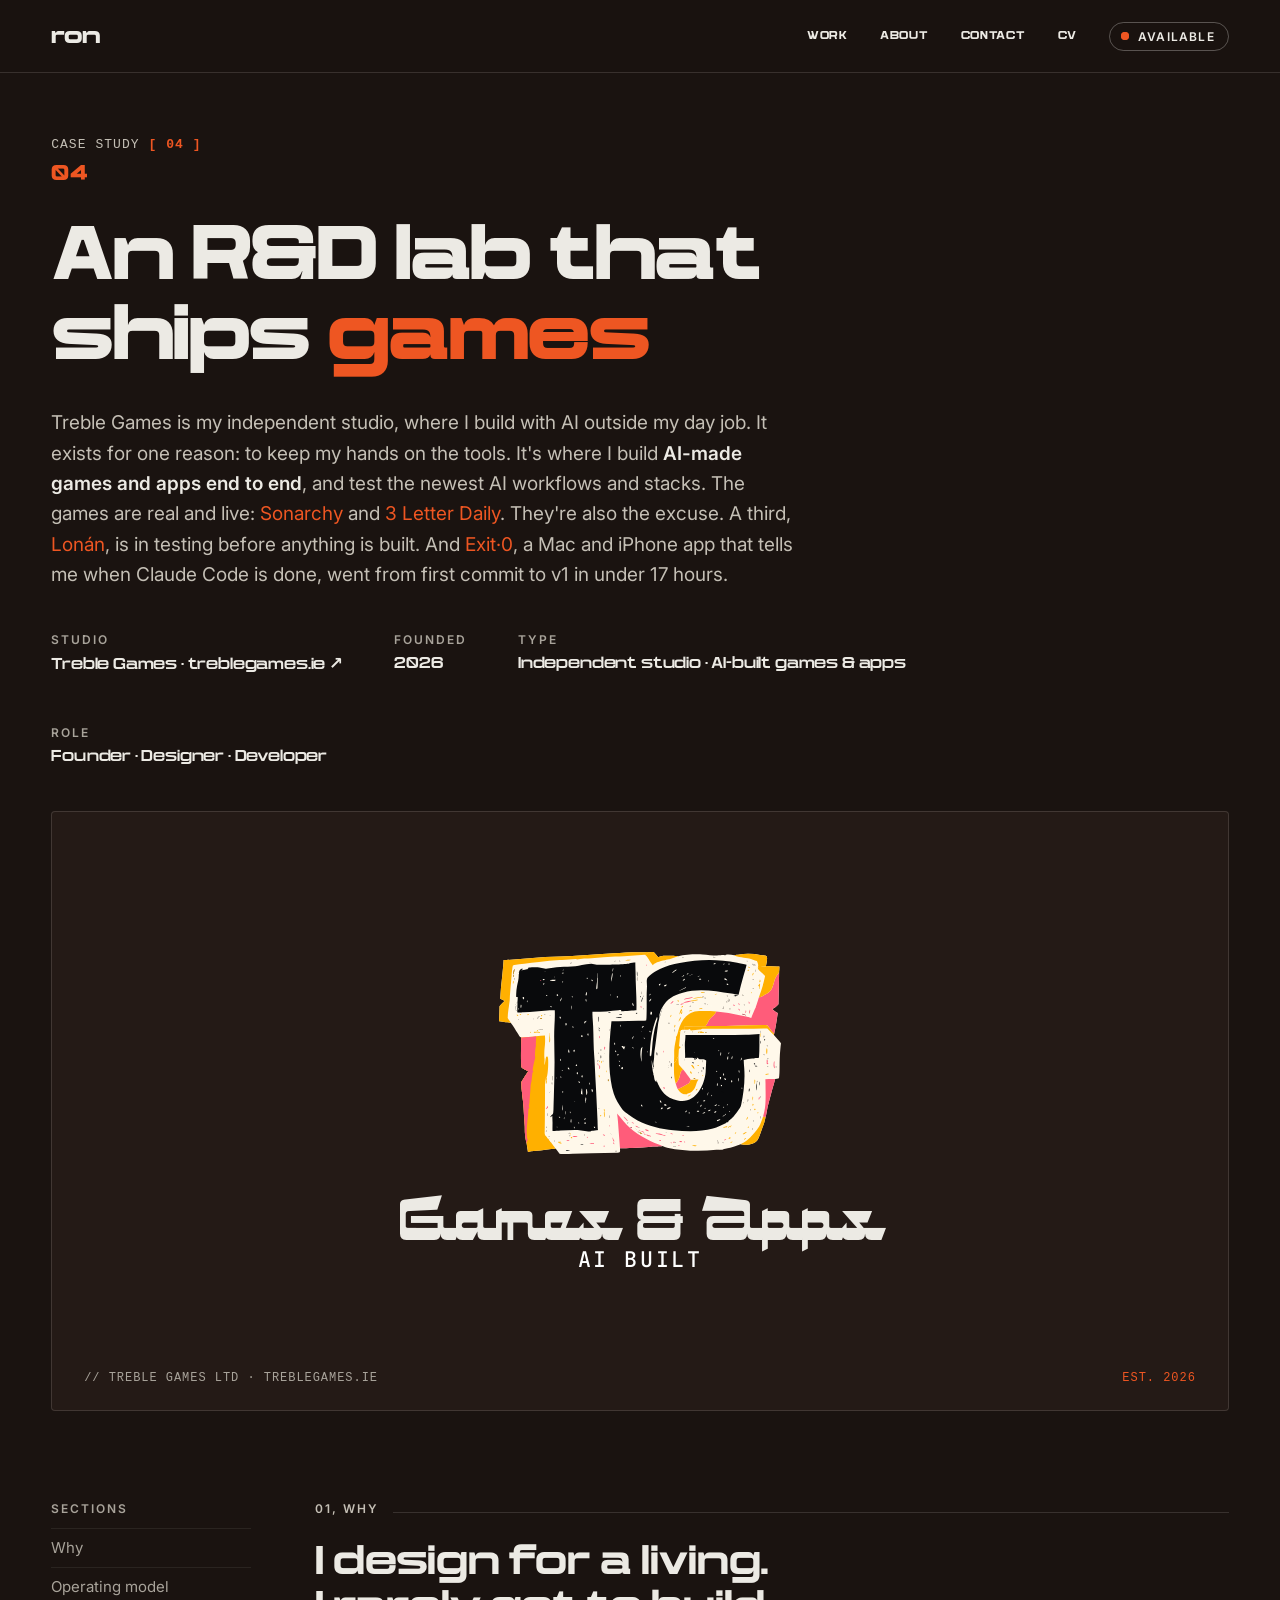
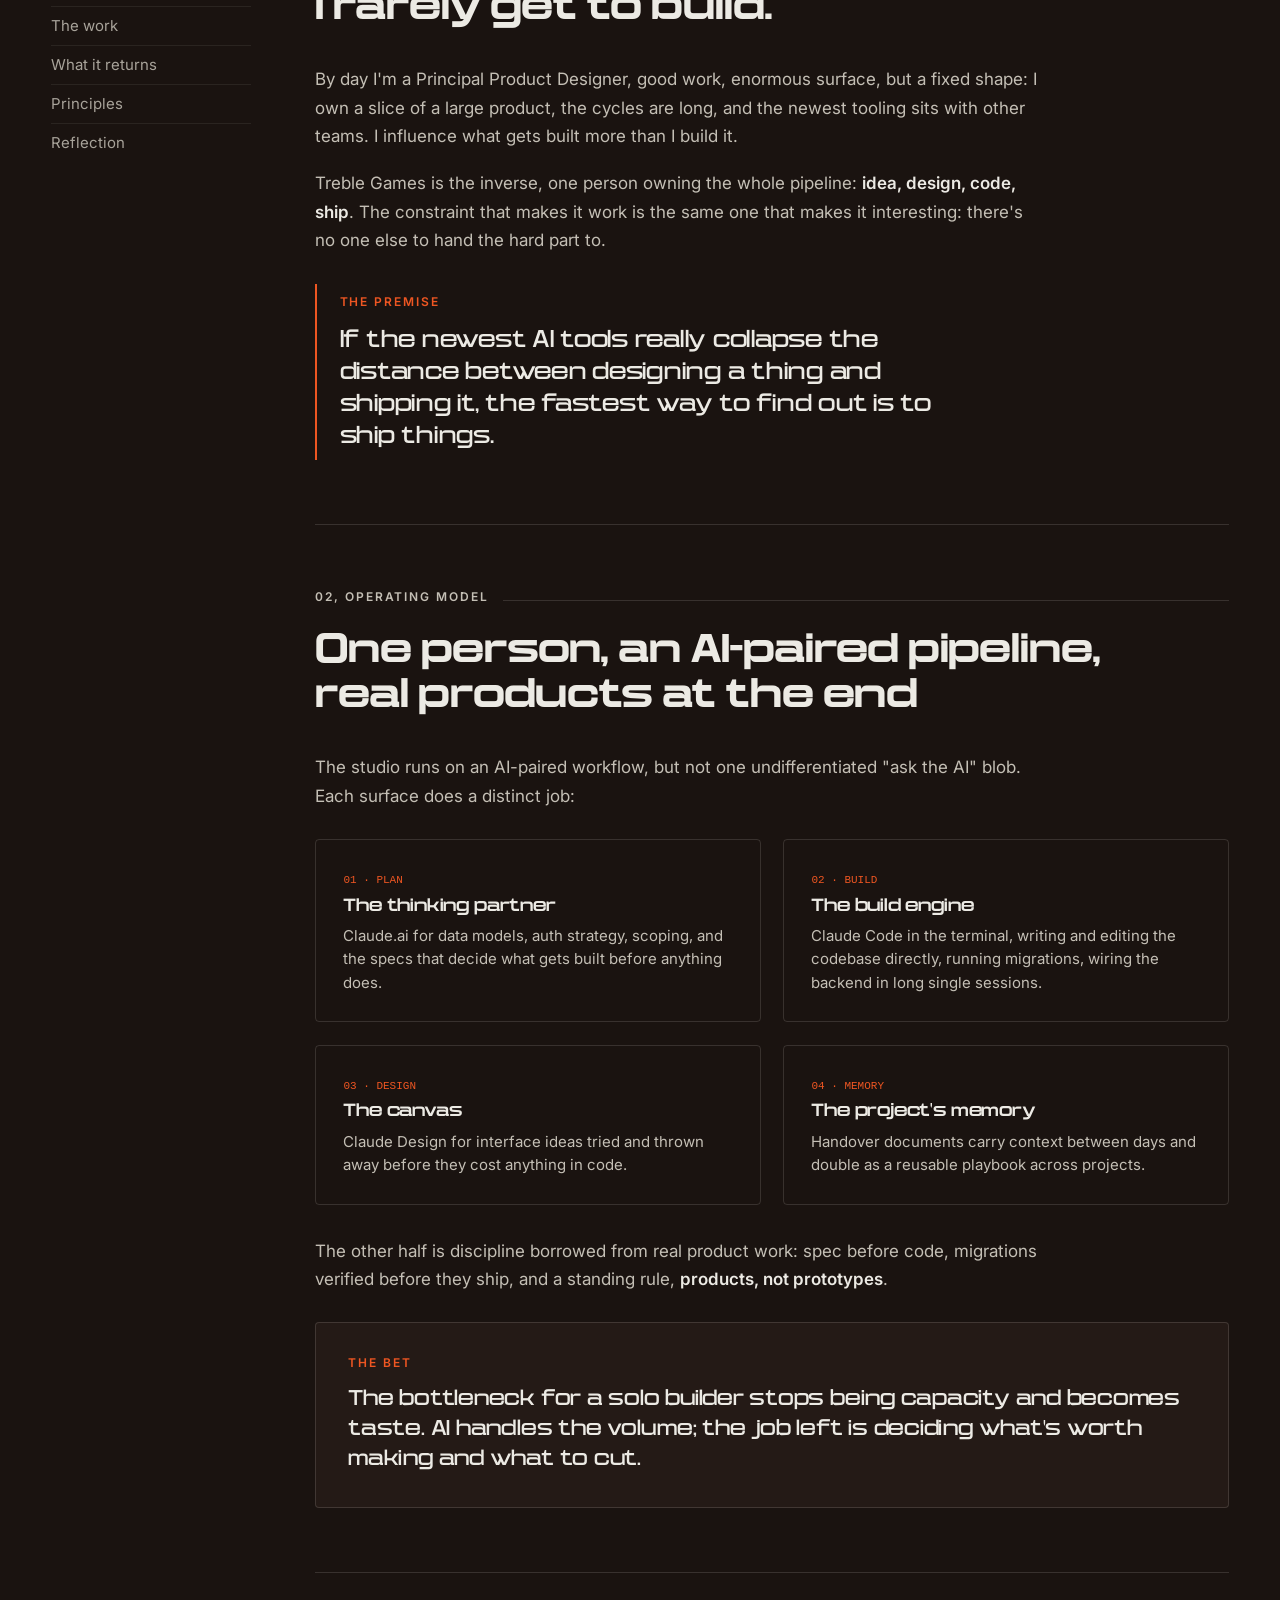
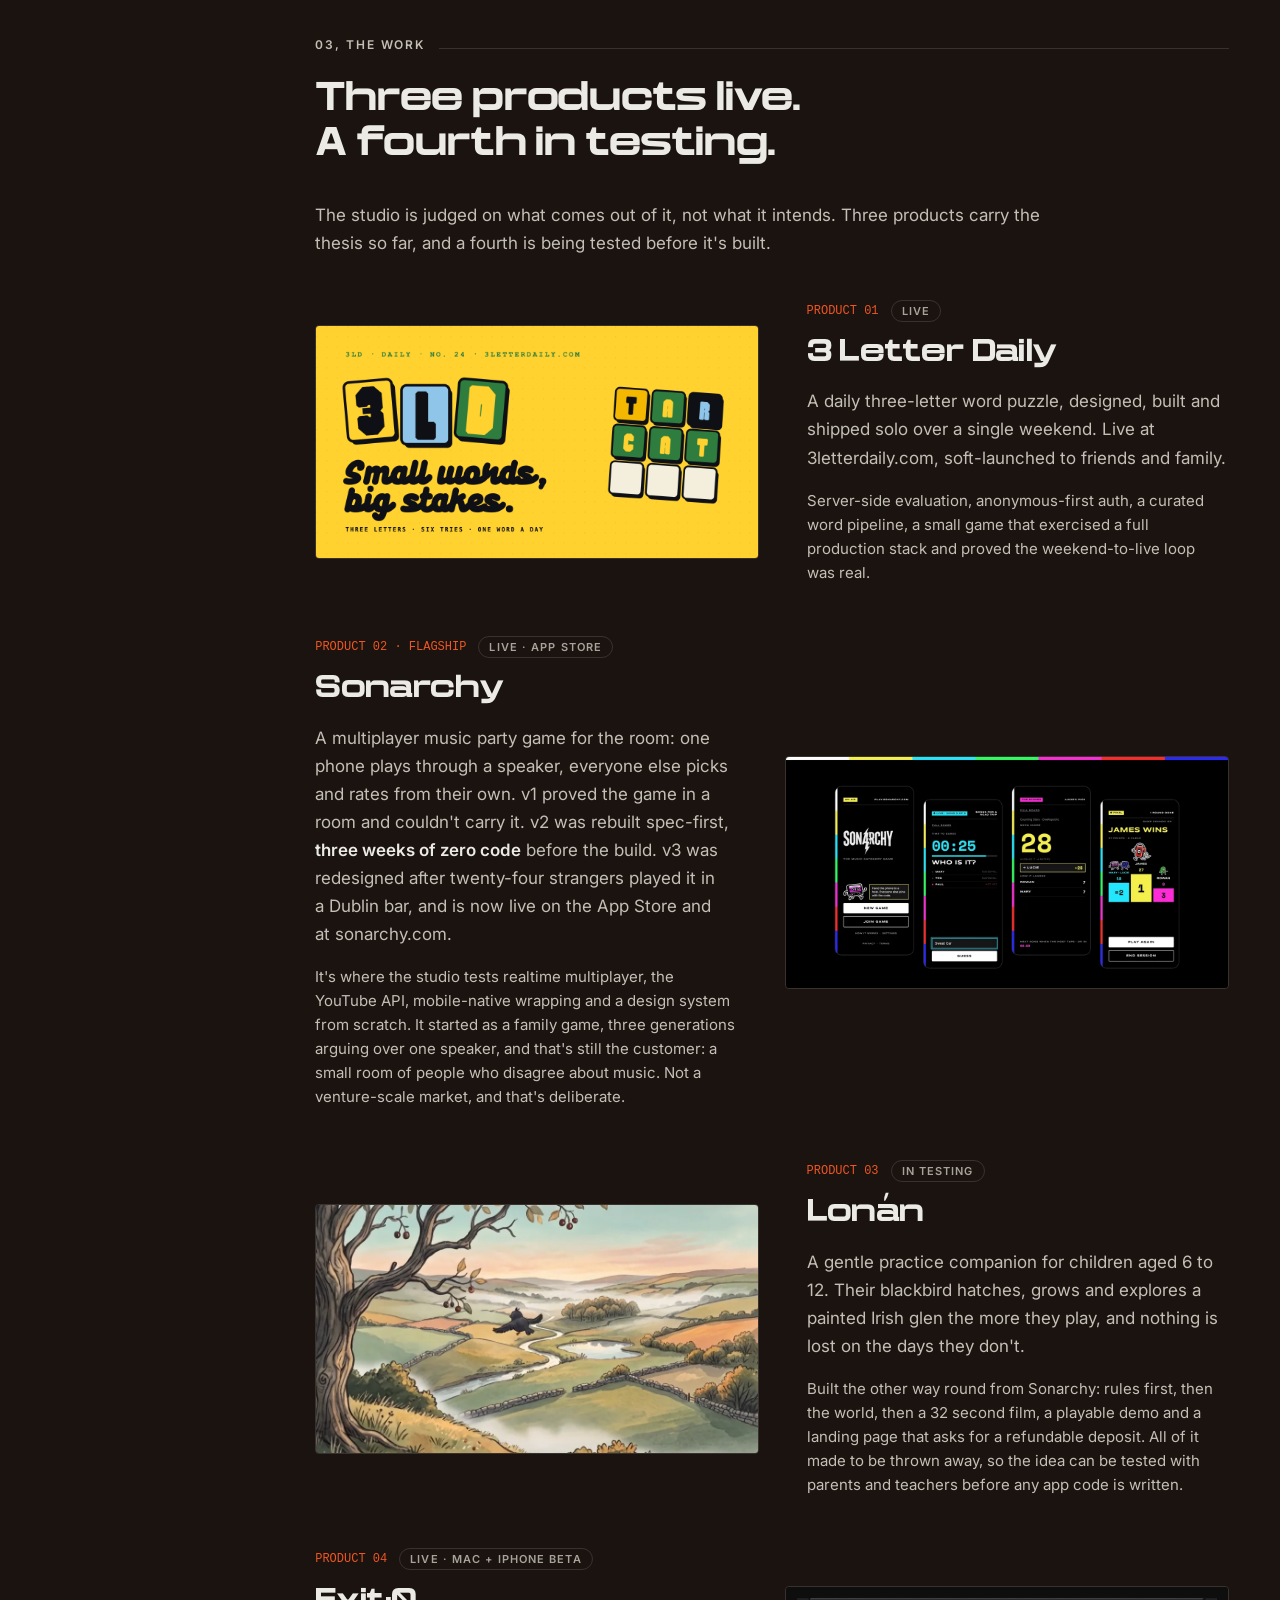
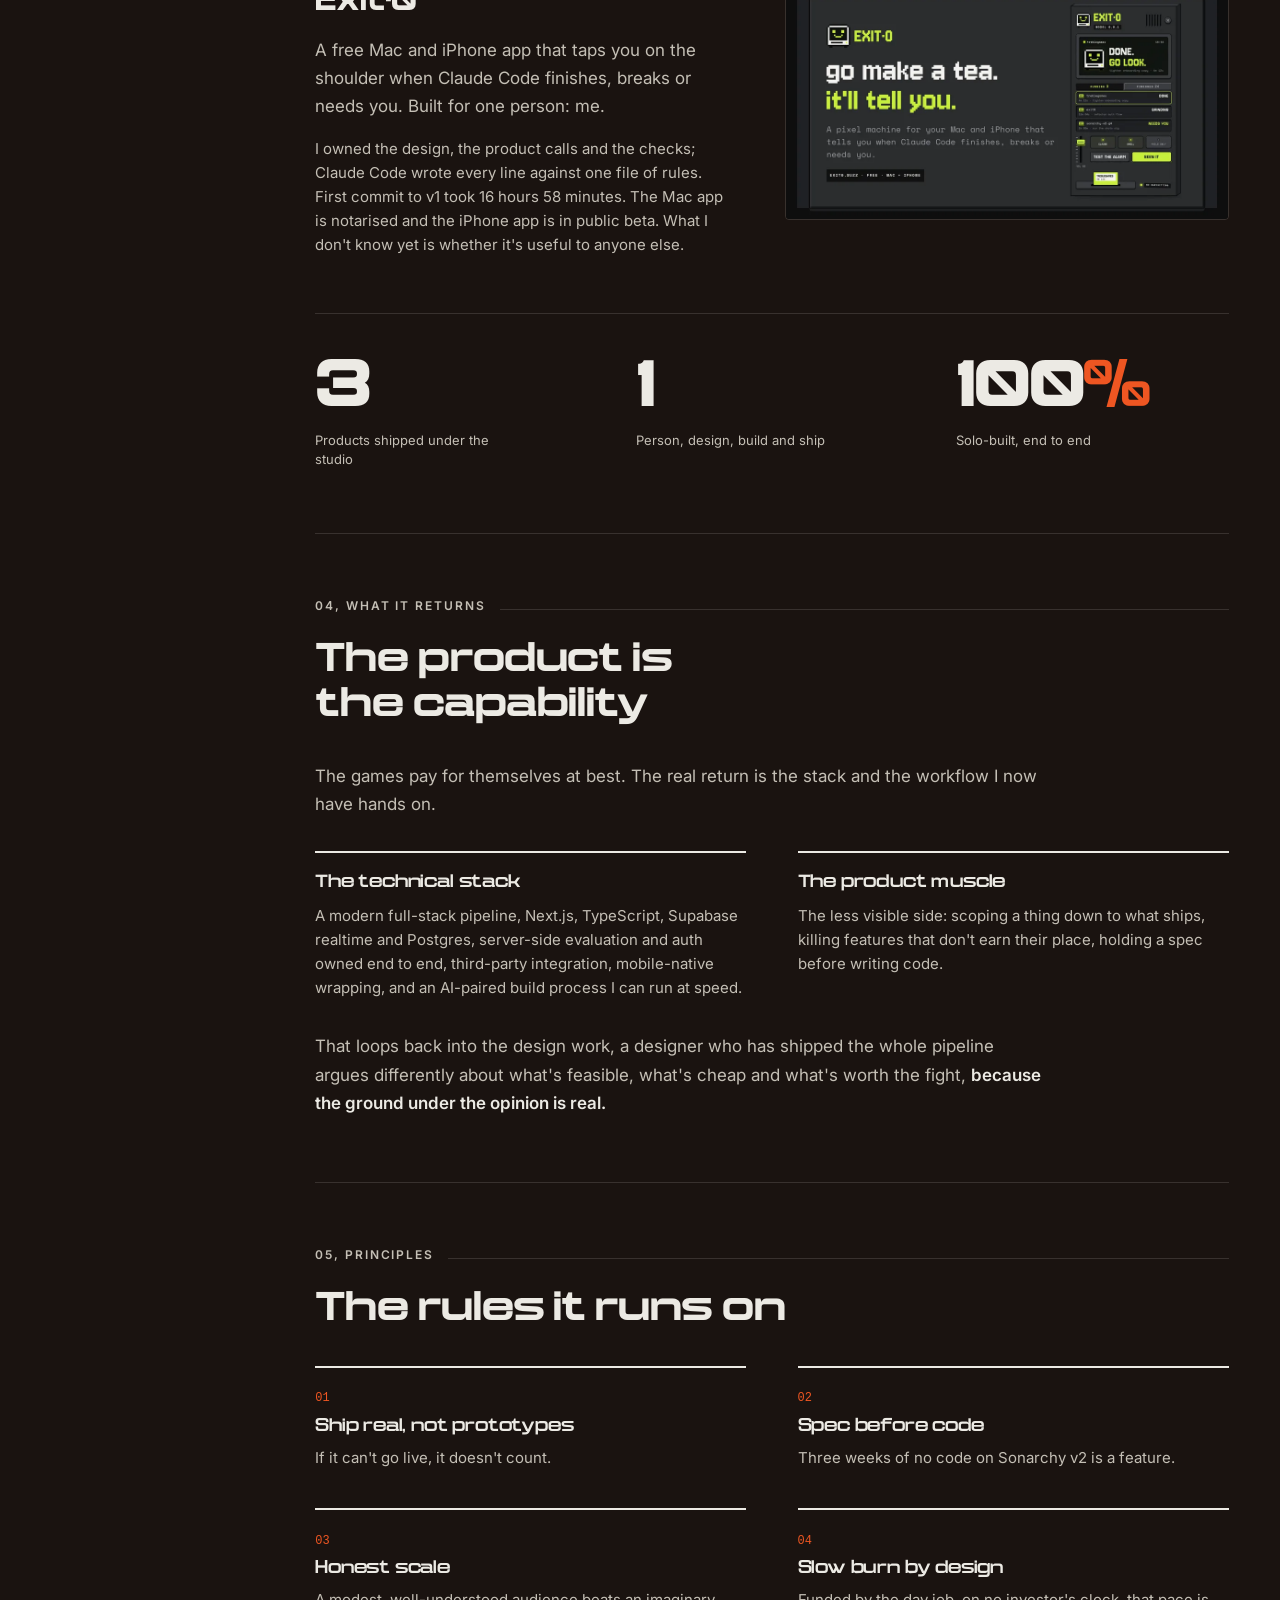
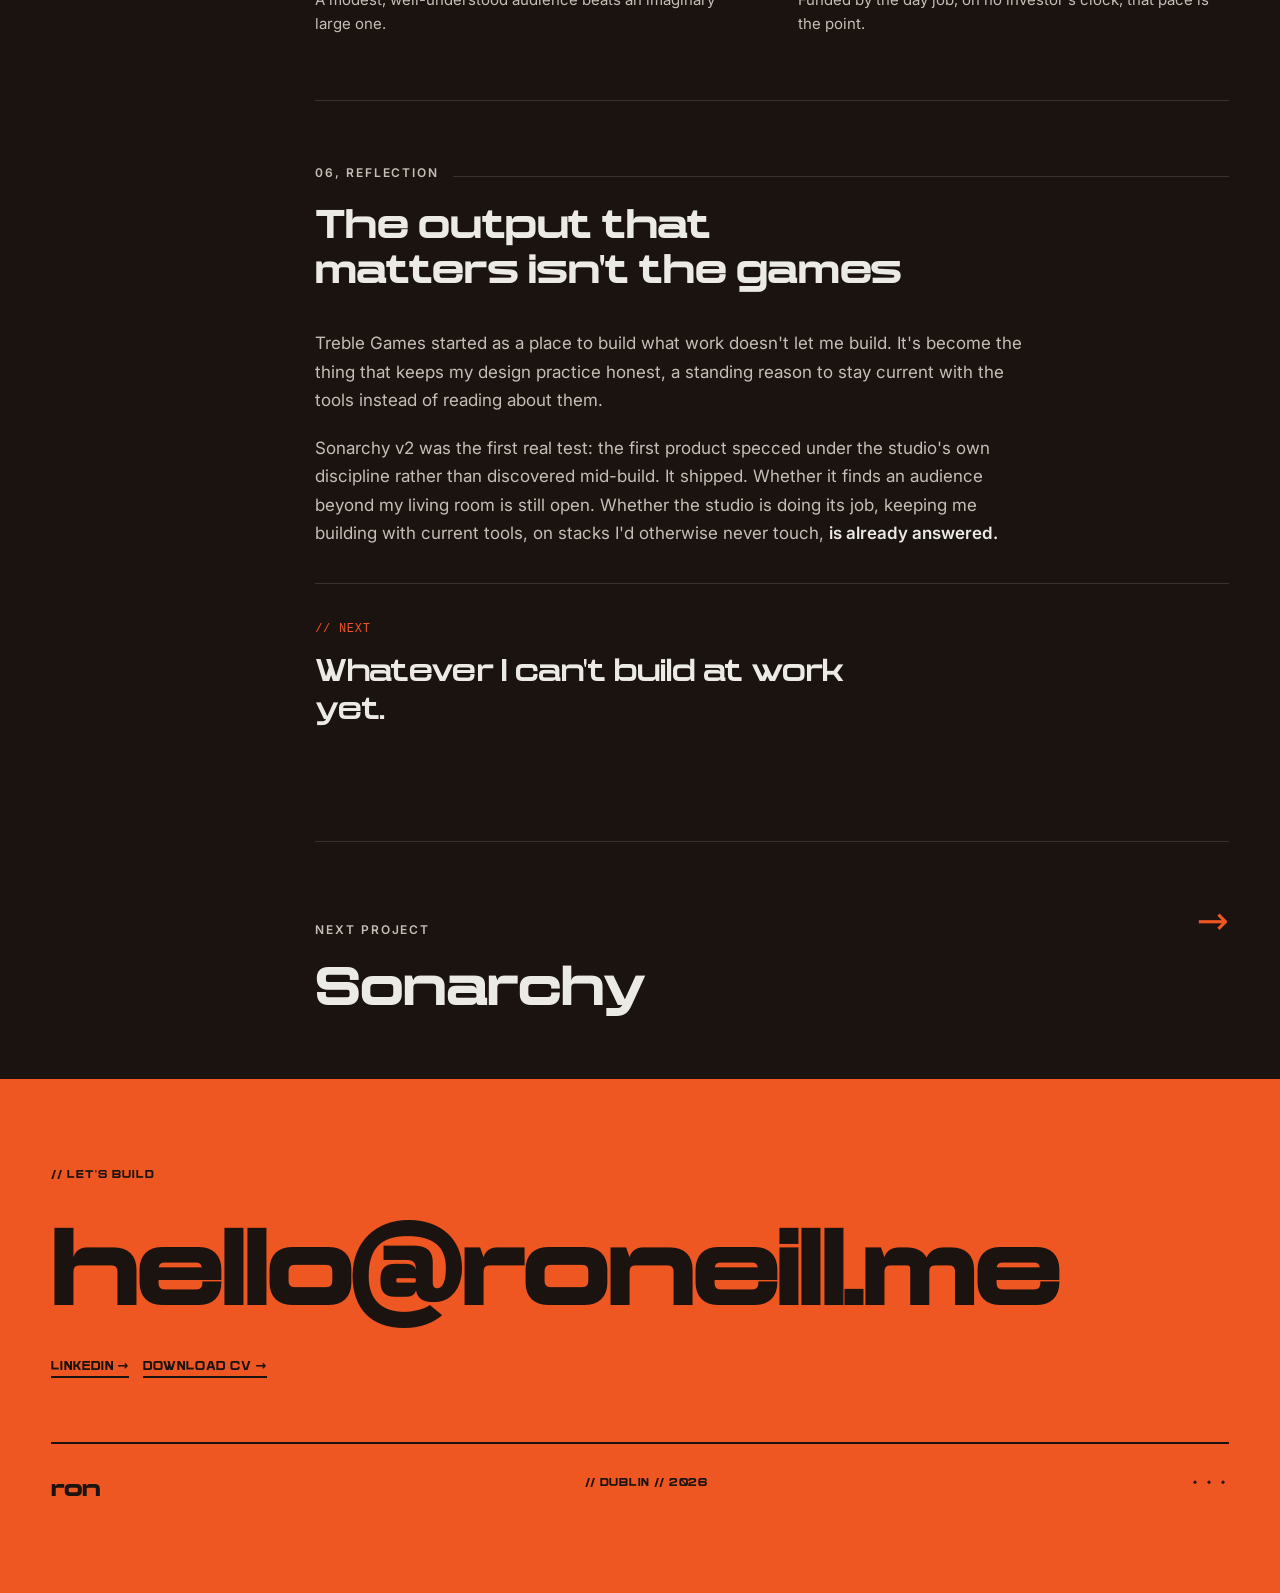
<file: case-studies/treble-games/index.html>
<!DOCTYPE html>
<html lang="en">
<head>
<meta charset="utf-8">
<meta name="viewport" content="width=device-width, initial-scale=1">
<title>Treble Games Studio, Case Study</title>
<!-- roneill.me Portfolio Design System, inlined so this deliverable is self-contained
     and does not pollute the host project's design-system compile.
     TBJ Ultra Centric webfont © Taboja Studio / YouWorkForThem, license must remain visible:
     https://www.youworkforthem.com/font-license -->
<style>
  /* Inter, text/UI */
  @import url('https://fonts.googleapis.com/css2?family=Inter:wght@400;500;600;700&family=JetBrains+Mono:wght@500;700&display=swap');
  /* TBJ Ultra Centric, display, self-hosted */
  @font-face { font-family:'TBJ Ultra Centric'; src:url('ds/assets/fonts/tbj-ultra-centric-light.woff2') format('woff2'); font-weight:300; font-style:normal; font-display:swap; }
  @font-face { font-family:'TBJ Ultra Centric'; src:url('ds/assets/fonts/tbj-ultra-centric-regular.woff2') format('woff2'); font-weight:400; font-style:normal; font-display:swap; }
  @font-face { font-family:'TBJ Ultra Centric'; src:url('ds/assets/fonts/tbj-ultra-centric-medium.woff2') format('woff2'); font-weight:500; font-style:normal; font-display:swap; }
  @font-face { font-family:'TBJ Ultra Centric'; src:url('ds/assets/fonts/tbj-ultra-centric-semibold.woff2') format('woff2'); font-weight:600; font-style:normal; font-display:swap; }
  @font-face { font-family:'TBJ Ultra Centric'; src:url('ds/assets/fonts/tbj-ultra-centric-bold.woff2') format('woff2'); font-weight:700; font-style:normal; font-display:swap; }
  @font-face { font-family:'TBJ Ultra Centric'; src:url('ds/assets/fonts/tbj-ultra-centric-extrabold.woff2') format('woff2'); font-weight:800; font-style:normal; font-display:swap; }
  /* Reizar, Treble Games studio display face */
  @font-face { font-family:'Reizar'; src:url('ds/assets/fonts/reisar-regular.woff2') format('woff2'), url('ds/assets/fonts/reisar-regular.woff') format('woff'); font-weight:400; font-style:normal; font-display:swap; }

  :root {
    --paper:#ECEAE4; --espresso:#1A1310; --orange:#EE5622;
    --grey-600:#6B675F; --grey-400:#A8A39A; --grey-300:#CFCBC2;
    --paper-bright:#F4F2EC; --paper-sunken:#E2DFD7;
    --espresso-soft:#241A16; --espresso-deep:#120D0B;
    --orange-press:#D6431A; --orange-tint:#F6C9B6;
    --line-faint:rgba(26,19,16,0.10); --line:rgba(26,19,16,0.16); --line-strong:rgba(26,19,16,0.30);
    --line-on-dark:rgba(236,234,228,0.14); --line-on-dark-strong:rgba(236,234,228,0.30);
    --bg:var(--paper); --bg-elevated:var(--paper-bright); --bg-sunken:var(--paper-sunken); --bg-invert:var(--espresso);
    --text:var(--espresso); --text-muted:var(--grey-600); --text-faint:var(--grey-400); --text-invert:var(--paper);
    --accent:var(--orange); --accent-press:var(--orange-press); --link:var(--orange); --on-accent:var(--espresso);
    --border:var(--line); --border-faint:var(--line-faint); --border-strong:var(--line-strong);
    --field:var(--paper-bright); --field-border:var(--line-strong); --focus-ring:var(--orange);
    --motif:var(--grey-400);
    --font-display:'TBJ Ultra Centric', system-ui, sans-serif;
    --font-text:'Inter', system-ui, -apple-system, 'Segoe UI', sans-serif;
  }
  [data-theme="blackout"] {
    --bg:var(--espresso); --bg-elevated:var(--espresso-soft); --bg-sunken:var(--espresso-deep); --bg-invert:var(--paper);
    --text:var(--paper); --text-muted:#C4BFB5; --text-faint:var(--grey-400); --text-invert:var(--espresso);
    --accent:var(--orange); --accent-press:var(--orange-press); --link:var(--orange); --on-accent:var(--espresso);
    --border:var(--line-on-dark); --border-faint:rgba(236,234,228,0.08); --border-strong:var(--line-on-dark-strong);
    --field:var(--espresso-soft); --field-border:var(--line-on-dark-strong); --motif:rgba(236,234,228,0.22);
  }
  [data-theme="highvis"] {
    --bg:var(--orange); --bg-elevated:#F2693A; --bg-sunken:var(--orange-press); --bg-invert:var(--espresso);
    --text:var(--espresso); --text-muted:rgba(26,19,16,0.66); --text-faint:rgba(26,19,16,0.46); --text-invert:var(--paper);
    --accent:var(--espresso); --accent-press:#000; --link:var(--espresso); --on-accent:var(--orange);
    --border:rgba(26,19,16,0.26); --border-faint:rgba(26,19,16,0.14); --border-strong:rgba(26,19,16,0.5);
    --field:var(--paper); --field-border:var(--espresso); --motif:rgba(26,19,16,0.3);
  }
  *, *::before, *::after { box-sizing:border-box; }
  body { background:var(--bg); color:var(--text); font-family:var(--font-text);
    -webkit-font-smoothing:antialiased; -moz-osx-font-smoothing:grayscale; text-rendering:optimizeLegibility; }
  ::selection { background:var(--orange); color:var(--paper); }
  a { color:var(--link); text-decoration:none; }
  h1,h2,h3,h4 { font-family:var(--font-display); margin:0; }
  img { max-width:100%; display:block; }
  :focus-visible { outline:2px solid var(--focus-ring); outline-offset:3px; }
  .motif { display:inline-block; background:currentColor; color:var(--motif);
    -webkit-mask-image:var(--m); mask-image:var(--m);
    -webkit-mask-repeat:no-repeat; mask-repeat:no-repeat;
    -webkit-mask-position:center; mask-position:center;
    -webkit-mask-size:contain; mask-size:contain; }
</style>
<style>
  body { margin: 0; }
  @keyframes cs-pulse { 0% { transform: scale(1); opacity: .55 } 70% { transform: scale(2.6); opacity: 0 } 100% { opacity: 0 } }
  @media (prefers-reduced-motion: reduce){ .cs-dot span { animation: none !important } }
  .logo-mark { filter: none; }
  /* responsive collapses */
  @media (max-width: 880px){
    .cs-doc { grid-template-columns: 1fr !important; }
    .cs-rail { display: none !important; }
    .cs-three, .cs-two, .cs-stats { grid-template-columns: 1fr !important; }
    .cs-work { grid-template-columns: 1fr !important; }
  }
  html { scroll-behavior: smooth; }
  /* phones: drop the Available pill so the nav fits (matches the shared case.css) */
  @media (max-width: 512px){ .cs-dot { display: none !important; } }
</style>

  <!-- ── Favicons + manifest (roneill.me) ─────────────────────── -->
  <link rel="icon" type="image/svg+xml" href="/favicon.svg">
  <link rel="icon" type="image/png" sizes="32x32" href="/favicon-32x32.png">
  <link rel="icon" type="image/png" sizes="16x16" href="/favicon-16x16.png">
  <link rel="apple-touch-icon" sizes="180x180" href="/apple-touch-icon.png">
  <link rel="manifest" href="/site.webmanifest">
  <meta name="theme-color" content="#EE5622">

  <!-- ── Open Graph / Twitter ─────────────────────────────────── -->
  <meta property="og:type" content="website">
  <meta property="og:url" content="https://roneill.me/case-studies/treble-games/">
  <meta property="og:title" content="Treble Games Studio, Richard O'Neill">
  <meta property="og:description" content="An R&D lab that ships real games, built with AI, design and code.">
  <meta property="og:image" content="https://roneill.me/og-image.png">
  <meta property="og:image:width" content="1200">
  <meta property="og:image:height" content="630">
  <meta property="og:image:alt" content="Richard O'Neill, product designer bridging design, code and AI.">
  <meta property="og:locale" content="en_IE">
  <meta property="og:site_name" content="roneill.me">
  <meta name="twitter:card" content="summary_large_image">
  <meta name="twitter:title" content="Treble Games Studio, Richard O'Neill">
  <meta name="twitter:description" content="An R&D lab that ships real games, built with AI, design and code.">
  <meta name="twitter:image" content="https://roneill.me/og-image.png">
  <meta name="twitter:image:alt" content="Richard O'Neill, product designer bridging design, code and AI.">
  <!-- Motion: shared reveal tokens + dormant IntersectionObserver driver -->
  <link rel="stylesheet" href="/tokens/motion.css">
  <script defer src="/motion-observe.js"></script>
</head>
<body>
<div data-theme="blackout" data-screen-label="Treble Games case study" style="background:var(--bg);color:var(--text);font-family:var(--font-text);-webkit-font-smoothing:antialiased;min-height:100vh">

  <!-- header -->
  <div style="position:sticky;top:0;z-index:40;background:color-mix(in srgb, var(--espresso) 82%, transparent);backdrop-filter:blur(10px);-webkit-backdrop-filter:blur(10px);border-bottom:1px solid var(--border)">
    <div style="max-width:1600px;margin:0 auto;padding:0 clamp(1.5rem,4vw,4rem);height:72px;display:flex;align-items:center;justify-content:space-between">
      <a href="../../index.html" style="font-family:var(--font-display);font-weight:800;font-size:24px;letter-spacing:-0.05em;text-decoration:none;color:var(--paper)">ron</a>
      <nav style="display:flex;align-items:center;gap:clamp(1rem,2.5vw,2rem)">
        <a href="../../index.html#work" style="font-family:var(--font-display);font-weight:700;font-size:12px;text-transform:uppercase;letter-spacing:0.06em;color:var(--paper);text-decoration:none">Work</a>
        <a href="../../index.html#about" style="font-family:var(--font-display);font-weight:700;font-size:12px;text-transform:uppercase;letter-spacing:0.06em;color:var(--paper);text-decoration:none">About</a>
        <a href="#contact" style="font-family:var(--font-display);font-weight:700;font-size:12px;text-transform:uppercase;letter-spacing:0.06em;color:var(--paper);text-decoration:none">Contact</a>
        <a href="../../cv.html" style="font-family:var(--font-display);font-weight:700;font-size:12px;text-transform:uppercase;letter-spacing:0.06em;color:var(--paper);text-decoration:none">CV</a>
        <span class="cs-dot" style="display:inline-flex;align-items:center;gap:9px;font-weight:600;font-size:12px;text-transform:uppercase;letter-spacing:0.1em;color:var(--paper);border:1px solid var(--border-strong);border-radius:999px;padding:6px 13px 6px 11px">
          <span style="position:relative;width:8px;height:8px;border-radius:50%;background:var(--orange)"><span style="position:absolute;inset:0;border-radius:50%;background:var(--orange);animation:cs-pulse 1.9s cubic-bezier(0.22,1,0.36,1) infinite"></span></span>Available
        </span>
      </nav>
    </div>
  </div>

  <!-- hero -->
  <header style="max-width:1600px;margin:0 auto;padding:clamp(2.5rem,5vw,4.5rem) clamp(1.5rem,4vw,4rem) clamp(1.5rem,3vw,2.5rem)">
    <div style="font-family:ui-monospace,Menlo,monospace;font-size:13px;letter-spacing:0.08em;text-transform:uppercase;color:var(--text-muted)">Case study <b style="color:var(--orange);font-weight:600">[ 04 ]</b></div>
    <div style="font-family:var(--font-display);font-weight:800;font-size:clamp(1.1rem,2vw,1.4rem);color:var(--orange);letter-spacing:0.04em;margin-top:0.4em">04</div>
    <h1 data-rise class="tw-pending" style="font-family:var(--font-display);font-weight:800;font-size:clamp(2.6rem,6.4vw,5.5rem);line-height:0.98;letter-spacing:-0.03em;margin:0.35em 0 0;max-width:15ch;text-wrap:balance">An R&amp;D lab that ships games</h1>
    <p style="font-size:1.1875rem;line-height:1.6;color:var(--text-muted);max-width:62ch;margin:clamp(1.4rem,3vw,2rem) 0 0;text-wrap:pretty">Treble Games is my independent studio, where I build with AI outside my day job. It exists for one reason: to keep my hands on the tools. It's where I build <strong style="color:var(--paper);font-weight:600">AI-made games and apps end to end</strong>, and test the newest AI workflows and stacks. The games are real and live: <a href="https://sonarchy.com" style="color:var(--orange)">Sonarchy</a> and <a href="https://www.3letterdaily.com/" style="color:var(--orange)">3 Letter Daily</a>. They're also the excuse. A third, <a href="../lonan/index.html" style="color:var(--orange)">Lonán</a>, is in testing before anything is built. And <a href="../exit0/index.html" style="color:var(--orange)">Exit·0</a>, a Mac and iPhone app that tells me when Claude Code is done, went from first commit to v1 in under 17 hours.</p>
    <dl style="display:flex;flex-wrap:wrap;gap:clamp(1.5rem,4vw,3.5rem);margin:clamp(1.8rem,4vw,2.6rem) 0 0">
      <div><dt style="font-weight:600;font-size:12px;text-transform:uppercase;letter-spacing:0.16em;color:var(--text-faint)">Studio</dt><dd style="margin:6px 0 0;font-family:var(--font-display);font-weight:600;font-size:1.0625rem;letter-spacing:-0.01em;color:var(--paper)"><a href="https://treblegames.ie" style="color:inherit">Treble Games · treblegames.ie ↗</a></dd></div>
      <div><dt style="font-weight:600;font-size:12px;text-transform:uppercase;letter-spacing:0.16em;color:var(--text-faint)">Founded</dt><dd style="margin:6px 0 0;font-family:var(--font-display);font-weight:600;font-size:1.0625rem;letter-spacing:-0.01em;color:var(--paper)">2026</dd></div>
      <div><dt style="font-weight:600;font-size:12px;text-transform:uppercase;letter-spacing:0.16em;color:var(--text-faint)">Type</dt><dd style="margin:6px 0 0;font-family:var(--font-display);font-weight:600;font-size:1.0625rem;letter-spacing:-0.01em;color:var(--paper)">Independent studio · AI-built games &amp; apps</dd></div>
      <div><dt style="font-weight:600;font-size:12px;text-transform:uppercase;letter-spacing:0.16em;color:var(--text-faint)">Role</dt><dd style="margin:6px 0 0;font-family:var(--font-display);font-weight:600;font-size:1.0625rem;letter-spacing:-0.01em;color:var(--paper)">Founder · Designer · Developer</dd></div>
    </dl>

    <!-- studio brand cover -->
    <div style="position:relative;overflow:hidden;width:100%;height:clamp(340px,48vw,600px);margin-top:clamp(1.6rem,3.5vw,3rem);border:1px solid var(--border);border-radius:4px;background:var(--espresso-soft);display:flex;flex-direction:column;align-items:center;justify-content:center">
      <img class="logo-mark" src="img/treble-logomark-dark.svg" alt="Treble Games studio mark" style="width:clamp(170px,22vw,300px);height:auto;position:relative">
      <div style="display:flex;flex-direction:column;align-items:center;gap:0.35rem;margin-top:clamp(1.3rem,2.8vw,2rem)">
        <span style="font-family:'Reizar',cursive;font-size:clamp(2.2rem,4.6vw,3.6rem);letter-spacing:0;line-height:1;color:var(--paper)">Games &amp; Apps</span>
        <span style="font-family:'JetBrains Mono',ui-monospace,Menlo,monospace;font-weight:500;font-size:clamp(1rem,1.7vw,1.35rem);letter-spacing:0.12em;text-transform:uppercase;line-height:1;color:#fff">AI built</span>
      </div>
      <span style="position:absolute;left:clamp(1.2rem,3vw,2rem);bottom:clamp(1rem,2.5vw,1.6rem);font-family:ui-monospace,Menlo,monospace;font-size:12px;letter-spacing:0.08em;text-transform:uppercase;color:var(--text-faint)">// Treble Games Ltd · treblegames.ie</span>
      <span style="position:absolute;right:clamp(1.2rem,3vw,2rem);bottom:clamp(1rem,2.5vw,1.6rem);font-family:ui-monospace,Menlo,monospace;font-size:12px;letter-spacing:0.08em;text-transform:uppercase;color:var(--orange)">Est. 2026</span>
    </div>
  </header>

  <!-- doc: rail + body -->
  <div style="max-width:1600px;margin:0 auto;padding:0 clamp(1.5rem,4vw,4rem)">
    <div class="cs-doc" style="display:grid;grid-template-columns:200px minmax(0,1fr);gap:clamp(2rem,5vw,5rem);padding:clamp(2rem,4vw,3.5rem) 0 0">
      <aside class="cs-rail" style="position:sticky;top:100px;align-self:start;height:max-content">
        <div style="font-weight:600;font-size:12px;text-transform:uppercase;letter-spacing:0.16em;color:var(--text-faint);margin-bottom:0.8rem">Sections</div>
        <ol style="list-style:none;margin:0;padding:0;display:flex;flex-direction:column;gap:1px">
          <li><a href="#c-why" style="display:block;padding:9px 0;font-size:0.9375rem;color:var(--text-faint);text-decoration:none;border-top:1px solid var(--border-faint)">Why</a></li>
          <li><a href="#c-model" style="display:block;padding:9px 0;font-size:0.9375rem;color:var(--text-faint);text-decoration:none;border-top:1px solid var(--border-faint)">Operating model</a></li>
          <li><a href="#c-work" style="display:block;padding:9px 0;font-size:0.9375rem;color:var(--text-faint);text-decoration:none;border-top:1px solid var(--border-faint)">The work</a></li>
          <li><a href="#c-returns" style="display:block;padding:9px 0;font-size:0.9375rem;color:var(--text-faint);text-decoration:none;border-top:1px solid var(--border-faint)">What it returns</a></li>
          <li><a href="#c-principles" style="display:block;padding:9px 0;font-size:0.9375rem;color:var(--text-faint);text-decoration:none;border-top:1px solid var(--border-faint)">Principles</a></li>
          <li><a href="#c-reflection" style="display:block;padding:9px 0;font-size:0.9375rem;color:var(--text-faint);text-decoration:none;border-top:1px solid var(--border-faint)">Reflection</a></li>
        </ol>
      </aside>

      <main>
        <!-- WHY -->
        <section id="c-why" style="padding:0 0 clamp(2.5rem,5vw,4.5rem)">
          <div style="display:flex;align-items:baseline;gap:14px;margin-bottom:24px"><span style="font-weight:600;font-size:12px;text-transform:uppercase;letter-spacing:0.16em;color:var(--text-muted)">01, Why</span><span style="flex:1;height:1px;background:var(--border)"></span></div>
          <h2 style="font-family:var(--font-display);font-weight:700;font-size:clamp(1.7rem,3.4vw,2.7rem);line-height:1.05;letter-spacing:-0.025em;margin:0 0 0.8em;max-width:20ch;text-wrap:balance">I design for a living. I rarely get to build.</h2>
          <p style="font-size:1.0625rem;line-height:1.68;color:var(--text-muted);max-width:66ch;margin:0 0 1.1em;text-wrap:pretty">By day I'm a Principal Product Designer, good work, enormous surface, but a fixed shape: I own a slice of a large product, the cycles are long, and the newest tooling sits with other teams. I influence what gets built more than I build it.</p>
          <p style="font-size:1.0625rem;line-height:1.68;color:var(--text-muted);max-width:66ch;margin:0 0 1.1em;text-wrap:pretty">Treble Games is the inverse, one person owning the whole pipeline: <strong style="color:var(--paper);font-weight:600">idea, design, code, ship</strong>. The constraint that makes it work is the same one that makes it interesting: there's no one else to hand the hard part to.</p>
          <div style="border-left:2px solid var(--orange);padding:0.4rem 0 0.4rem 1.4rem;margin:1.8rem 0 0;max-width:62ch">
            <span style="font-weight:600;font-size:12px;text-transform:uppercase;letter-spacing:0.16em;color:var(--orange)">The premise</span>
            <p style="font-family:var(--font-display);font-weight:500;font-size:clamp(1.375rem,2vw,1.875rem);line-height:1.25;letter-spacing:-0.01em;color:var(--paper);margin:0.6em 0 0">If the newest AI tools really collapse the distance between designing a thing and shipping it, the fastest way to find out is to ship things.</p>
          </div>
        </section>

        <!-- OPERATING MODEL -->
        <section id="c-model" style="padding:clamp(2.5rem,5vw,4.5rem) 0;border-top:1px solid var(--border)">
          <div style="display:flex;align-items:baseline;gap:14px;margin-bottom:24px"><span style="font-weight:600;font-size:12px;text-transform:uppercase;letter-spacing:0.16em;color:var(--text-muted)">02, Operating model</span><span style="flex:1;height:1px;background:var(--border)"></span></div>
          <h2 style="font-family:var(--font-display);font-weight:700;font-size:clamp(1.7rem,3.4vw,2.7rem);line-height:1.05;letter-spacing:-0.025em;margin:0 0 0.8em;max-width:24ch;text-wrap:balance">One person, an AI-paired pipeline, real products at the end</h2>
          <p style="font-size:1.0625rem;line-height:1.68;color:var(--text-muted);max-width:66ch;margin:0 0 1.1em;text-wrap:pretty">The studio runs on an AI-paired workflow, but not one undifferentiated "ask the AI" blob. Each surface does a distinct job:</p>
          <div class="cs-two" style="display:grid;grid-template-columns:1fr 1fr;gap:clamp(0.9rem,2vw,1.4rem);margin-top:clamp(1.2rem,2.5vw,1.8rem)">
            <div style="border:1px solid var(--border);border-radius:4px;padding:clamp(1.2rem,2.5vw,1.7rem)"><span style="font-family:ui-monospace,monospace;font-size:11px;color:var(--orange)">01 · PLAN</span><h3 style="font-family:var(--font-display);font-weight:600;font-size:1.1875rem;letter-spacing:-0.01em;margin:0.4em 0 0;color:var(--paper)">The thinking partner</h3><p style="font-size:0.9375rem;line-height:1.55;color:var(--text-muted);margin:0.5em 0 0">Claude.ai for data models, auth strategy, scoping, and the specs that decide what gets built before anything does.</p></div>
            <div style="border:1px solid var(--border);border-radius:4px;padding:clamp(1.2rem,2.5vw,1.7rem)"><span style="font-family:ui-monospace,monospace;font-size:11px;color:var(--orange)">02 · BUILD</span><h3 style="font-family:var(--font-display);font-weight:600;font-size:1.1875rem;letter-spacing:-0.01em;margin:0.4em 0 0;color:var(--paper)">The build engine</h3><p style="font-size:0.9375rem;line-height:1.55;color:var(--text-muted);margin:0.5em 0 0">Claude Code in the terminal, writing and editing the codebase directly, running migrations, wiring the backend in long single sessions.</p></div>
            <div style="border:1px solid var(--border);border-radius:4px;padding:clamp(1.2rem,2.5vw,1.7rem)"><span style="font-family:ui-monospace,monospace;font-size:11px;color:var(--orange)">03 · DESIGN</span><h3 style="font-family:var(--font-display);font-weight:600;font-size:1.1875rem;letter-spacing:-0.01em;margin:0.4em 0 0;color:var(--paper)">The canvas</h3><p style="font-size:0.9375rem;line-height:1.55;color:var(--text-muted);margin:0.5em 0 0">Claude Design for interface ideas tried and thrown away before they cost anything in code.</p></div>
            <div style="border:1px solid var(--border);border-radius:4px;padding:clamp(1.2rem,2.5vw,1.7rem)"><span style="font-family:ui-monospace,monospace;font-size:11px;color:var(--orange)">04 · MEMORY</span><h3 style="font-family:var(--font-display);font-weight:600;font-size:1.1875rem;letter-spacing:-0.01em;margin:0.4em 0 0;color:var(--paper)">The project's memory</h3><p style="font-size:0.9375rem;line-height:1.55;color:var(--text-muted);margin:0.5em 0 0">Handover documents carry context between days and double as a reusable playbook across projects.</p></div>
          </div>
          <p style="font-size:1.0625rem;line-height:1.68;color:var(--text-muted);max-width:66ch;margin:clamp(1.4rem,3vw,2rem) 0 0;text-wrap:pretty">The other half is discipline borrowed from real product work: spec before code, migrations verified before they ship, and a standing rule, <strong style="color:var(--paper);font-weight:600">products, not prototypes</strong>.</p>
          <div style="border:1px solid var(--border);border-radius:4px;padding:clamp(1.4rem,3vw,2rem);margin:1.8rem 0 0;background:var(--bg-elevated)">
            <div style="font-weight:600;font-size:12px;text-transform:uppercase;letter-spacing:0.16em;color:var(--orange);margin-bottom:0.9rem">The bet</div>
            <p style="font-family:var(--font-display);font-weight:500;font-size:clamp(1.25rem,1.8vw,1.625rem);line-height:1.3;letter-spacing:-0.01em;color:var(--paper);margin:0;max-width:54ch">The bottleneck for a solo builder stops being capacity and becomes taste. AI handles the volume; the job left is deciding what's worth making and what to cut.</p>
          </div>
        </section>

        <!-- THE WORK -->
        <section id="c-work" style="padding:clamp(2.5rem,5vw,4.5rem) 0;border-top:1px solid var(--border)">
          <div style="display:flex;align-items:baseline;gap:14px;margin-bottom:24px"><span style="font-weight:600;font-size:12px;text-transform:uppercase;letter-spacing:0.16em;color:var(--text-muted)">03, The work</span><span style="flex:1;height:1px;background:var(--border)"></span></div>
          <h2 style="font-family:var(--font-display);font-weight:700;font-size:clamp(1.7rem,3.4vw,2.7rem);line-height:1.05;letter-spacing:-0.025em;margin:0 0 0.8em;max-width:22ch;text-wrap:balance">Three products live. A fourth in testing.</h2>
          <p style="font-size:1.0625rem;line-height:1.68;color:var(--text-muted);max-width:66ch;margin:0 0 clamp(1.8rem,4vw,2.6rem);text-wrap:pretty">The studio is judged on what comes out of it, not what it intends. Three products carry the thesis so far, and a fourth is being tested before it's built.</p>

          <!-- 3 Letter Daily -->
          <article class="cs-work" style="display:grid;grid-template-columns:minmax(0,1.05fr) minmax(0,1fr);gap:clamp(1.5rem,4vw,3rem);align-items:center;margin-bottom:clamp(2rem,4vw,3.2rem)">
            <figure style="margin:0;order:0"><a href="../3-letter-daily/3 Letter Daily Case Study.html" aria-label="Read the 3 Letter Daily case study" style="display:block"><img src="img/og-3ld.png" alt="3 Letter Daily, small words, big stakes" style="display:block;width:100%;height:auto;border:1px solid var(--border);border-radius:4px"></a></figure>
            <div>
              <div style="display:flex;align-items:center;gap:12px;margin-bottom:0.7rem"><span style="font-family:ui-monospace,monospace;font-size:12px;color:var(--orange)">PRODUCT 01</span><span style="font-size:11px;font-weight:600;text-transform:uppercase;letter-spacing:0.1em;color:var(--text-faint);border:1px solid var(--border);border-radius:999px;padding:3px 10px">Live</span></div>
              <h3 style="font-family:var(--font-display);font-weight:700;font-size:clamp(1.5rem,2.6vw,2.1rem);letter-spacing:-0.02em;margin:0 0 0.5em;color:var(--paper)">3 Letter Daily</h3>
              <p style="font-size:1.0625rem;line-height:1.65;color:var(--text-muted);margin:0 0 1em;text-wrap:pretty">A daily three-letter word puzzle, designed, built and shipped solo over a single weekend. Live at 3letterdaily.com, soft-launched to friends and family.</p>
              <p style="font-size:0.9375rem;line-height:1.6;color:var(--text-muted);margin:0;text-wrap:pretty">Server-side evaluation, anonymous-first auth, a curated word pipeline, a small game that exercised a full production stack and proved the weekend-to-live loop was real.</p>
            </div>
          </article>

          <!-- Sonarchy -->
          <article class="cs-work" style="display:grid;grid-template-columns:minmax(0,1fr) minmax(0,1.05fr);gap:clamp(1.5rem,4vw,3rem);align-items:center">
            <div style="order:0">
              <div style="display:flex;align-items:center;gap:12px;margin-bottom:0.7rem"><span style="font-family:ui-monospace,monospace;font-size:12px;color:var(--orange)">PRODUCT 02 · FLAGSHIP</span><span style="font-size:11px;font-weight:600;text-transform:uppercase;letter-spacing:0.1em;color:var(--text-faint);border:1px solid var(--border);border-radius:999px;padding:3px 10px">Live · App Store</span></div>
              <h3 style="font-family:var(--font-display);font-weight:700;font-size:clamp(1.5rem,2.6vw,2.1rem);letter-spacing:-0.02em;margin:0 0 0.5em;color:var(--paper)">Sonarchy</h3>
              <p style="font-size:1.0625rem;line-height:1.65;color:var(--text-muted);margin:0 0 1em;text-wrap:pretty">A multiplayer music party game for the room: one phone plays through a speaker, everyone else picks and rates from their own. v1 proved the game in a room and couldn't carry it. v2 was rebuilt spec-first, <strong style="color:var(--paper);font-weight:600">three weeks of zero code</strong> before the build. v3 was redesigned after twenty-four strangers played it in a Dublin bar, and is now live on the App Store and at sonarchy.com.</p>
              <p style="font-size:0.9375rem;line-height:1.6;color:var(--text-muted);margin:0;text-wrap:pretty">It's where the studio tests realtime multiplayer, the YouTube API, mobile-native wrapping and a design system from scratch. It started as a family game, three generations arguing over one speaker, and that's still the customer: a small room of people who disagree about music. Not a venture-scale market, and that's deliberate.</p>
            </div>
            <figure style="margin:0;order:1"><a href="../sonarchy/Sonarchy Case Study.html" aria-label="Read the Sonarchy case study" style="display:block"><img src="img/og-sonarchy-v3.webp" width="1200" height="630" alt="Four Sonarchy v3 screens: home, guess with a live feed, the score reveal and the podium" style="display:block;width:100%;height:auto;border:1px solid var(--border);border-radius:4px"></a></figure>
          </article>

          <!-- Lonán -->
          <article class="cs-work" style="display:grid;grid-template-columns:minmax(0,1.05fr) minmax(0,1fr);gap:clamp(1.5rem,4vw,3rem);align-items:center;margin-top:clamp(2rem,4vw,3.2rem)">
            <figure style="margin:0;order:0"><a href="../lonan/index.html" aria-label="Read the Lonán case study" style="display:block"><img src="img/og-lonan.webp" width="960" height="540" alt="Lonán the blackbird flying over the painted glen" style="display:block;width:100%;height:auto;border:1px solid var(--border);border-radius:4px"></a></figure>
            <div>
              <div style="display:flex;align-items:center;gap:12px;margin-bottom:0.7rem"><span style="font-family:ui-monospace,monospace;font-size:12px;color:var(--orange)">PRODUCT 03</span><span style="font-size:11px;font-weight:600;text-transform:uppercase;letter-spacing:0.1em;color:var(--text-faint);border:1px solid var(--border);border-radius:999px;padding:3px 10px">In testing</span></div>
              <h3 style="font-family:var(--font-display);font-weight:700;font-size:clamp(1.5rem,2.6vw,2.1rem);letter-spacing:-0.02em;margin:0 0 0.5em;color:var(--paper)">Lonán</h3>
              <p style="font-size:1.0625rem;line-height:1.65;color:var(--text-muted);margin:0 0 1em;text-wrap:pretty">A gentle practice companion for children aged 6 to 12. Their blackbird hatches, grows and explores a painted Irish glen the more they play, and nothing is lost on the days they don't.</p>
              <p style="font-size:0.9375rem;line-height:1.6;color:var(--text-muted);margin:0;text-wrap:pretty">Built the other way round from Sonarchy: rules first, then the world, then a 32 second film, a playable demo and a landing page that asks for a refundable deposit. All of it made to be thrown away, so the idea can be tested with parents and teachers before any app code is written.</p>
            </div>
          </article>

          <!-- Exit·0 -->
          <article class="cs-work" style="display:grid;grid-template-columns:minmax(0,1fr) minmax(0,1.05fr);gap:clamp(1.5rem,4vw,3rem);align-items:center;margin-top:clamp(2rem,4vw,3.2rem)">
            <div style="order:0">
              <div style="display:flex;align-items:center;gap:12px;margin-bottom:0.7rem"><span style="font-family:ui-monospace,monospace;font-size:12px;color:var(--orange)">PRODUCT 04</span><span style="font-size:11px;font-weight:600;text-transform:uppercase;letter-spacing:0.1em;color:var(--text-faint);border:1px solid var(--border);border-radius:999px;padding:3px 10px">Live · Mac + iPhone beta</span></div>
              <h3 style="font-family:var(--font-display);font-weight:700;font-size:clamp(1.5rem,2.6vw,2.1rem);letter-spacing:-0.02em;margin:0 0 0.5em;color:var(--paper)">Exit·0</h3>
              <p style="font-size:1.0625rem;line-height:1.65;color:var(--text-muted);margin:0 0 1em;text-wrap:pretty">A free Mac and iPhone app that taps you on the shoulder when Claude Code finishes, breaks or needs you. Built for one person: me.</p>
              <p style="font-size:0.9375rem;line-height:1.6;color:var(--text-muted);margin:0;text-wrap:pretty">I owned the design, the product calls and the checks; Claude Code wrote every line against one file of rules. First commit to v1 took 16 hours 58 minutes. The Mac app is notarised and the iPhone app is in public beta. What I don't know yet is whether it's useful to anyone else.</p>
            </div>
            <figure style="margin:0;order:1"><a href="../exit0/index.html" aria-label="Read the Exit·0 case study" style="display:block"><img src="img/og-exit0.webp" width="960" height="504" alt="The Exit·0 device beside the line: go make a tea. it'll tell you." style="display:block;width:100%;height:auto;border:1px solid var(--border);border-radius:4px"></a></figure>
          </article>

          <!-- stats -->
          <div class="cs-stats" style="display:grid;grid-template-columns:repeat(3,1fr);gap:clamp(1.5rem,4vw,3rem);margin-top:clamp(2.2rem,5vw,3.5rem);padding-top:clamp(1.8rem,4vw,2.6rem);border-top:1px solid var(--border)">
            <div><div style="font-family:var(--font-display);font-weight:800;font-size:clamp(2.6rem,5.5vw,4.5rem);line-height:0.9;letter-spacing:-0.04em">3</div><div style="font-size:0.8125rem;line-height:1.45;color:var(--text-muted);margin-top:0.9em;max-width:24ch">Products shipped under the studio</div></div>
            <div><div style="font-family:var(--font-display);font-weight:800;font-size:clamp(2.6rem,5.5vw,4.5rem);line-height:0.9;letter-spacing:-0.04em">1</div><div style="font-size:0.8125rem;line-height:1.45;color:var(--text-muted);margin-top:0.9em;max-width:24ch">Person, design, build and ship</div></div>
            <div><div style="font-family:var(--font-display);font-weight:800;font-size:clamp(2.6rem,5.5vw,4.5rem);line-height:0.9;letter-spacing:-0.04em">100<span style="color:var(--orange)">%</span></div><div style="font-size:0.8125rem;line-height:1.45;color:var(--text-muted);margin-top:0.9em;max-width:24ch">Solo-built, end to end</div></div>
          </div>
        </section>

        <!-- WHAT IT RETURNS -->
        <section id="c-returns" style="padding:clamp(2.5rem,5vw,4.5rem) 0;border-top:1px solid var(--border)">
          <div style="display:flex;align-items:baseline;gap:14px;margin-bottom:24px"><span style="font-weight:600;font-size:12px;text-transform:uppercase;letter-spacing:0.16em;color:var(--text-muted)">04, What it returns</span><span style="flex:1;height:1px;background:var(--border)"></span></div>
          <h2 style="font-family:var(--font-display);font-weight:700;font-size:clamp(1.7rem,3.4vw,2.7rem);line-height:1.05;letter-spacing:-0.025em;margin:0 0 0.8em;max-width:20ch;text-wrap:balance">The product is the capability</h2>
          <p style="font-size:1.0625rem;line-height:1.68;color:var(--text-muted);max-width:66ch;margin:0 0 1.1em;text-wrap:pretty">The games pay for themselves at best. The real return is the stack and the workflow I now have hands on.</p>
          <div class="cs-two" style="display:grid;grid-template-columns:1fr 1fr;gap:clamp(1.4rem,3vw,2.5rem) clamp(2rem,4vw,4rem);margin:clamp(1.4rem,3vw,2rem) 0">
            <div style="border-top:2px solid var(--paper);padding-top:1.1rem">
              <h3 style="font-family:var(--font-display);font-weight:600;font-size:1.1875rem;letter-spacing:-0.01em;margin:0 0 0.6em;color:var(--paper)">The technical stack</h3>
              <p style="font-size:0.9375rem;line-height:1.6;color:var(--text-muted);margin:0">A modern full-stack pipeline, Next.js, TypeScript, Supabase realtime and Postgres, server-side evaluation and auth owned end to end, third-party integration, mobile-native wrapping, and an AI-paired build process I can run at speed.</p>
            </div>
            <div style="border-top:2px solid var(--paper);padding-top:1.1rem">
              <h3 style="font-family:var(--font-display);font-weight:600;font-size:1.1875rem;letter-spacing:-0.01em;margin:0 0 0.6em;color:var(--paper)">The product muscle</h3>
              <p style="font-size:0.9375rem;line-height:1.6;color:var(--text-muted);margin:0">The less visible side: scoping a thing down to what ships, killing features that don't earn their place, holding a spec before writing code.</p>
            </div>
          </div>
          <p style="font-size:1.0625rem;line-height:1.68;color:var(--text-muted);max-width:66ch;margin:0;text-wrap:pretty">That loops back into the design work, a designer who has shipped the whole pipeline argues differently about what's feasible, what's cheap and what's worth the fight, <strong style="color:var(--paper);font-weight:600">because the ground under the opinion is real.</strong></p>
        </section>

        <!-- PRINCIPLES -->
        <section id="c-principles" style="padding:clamp(2.5rem,5vw,4.5rem) 0;border-top:1px solid var(--border)">
          <div style="display:flex;align-items:baseline;gap:14px;margin-bottom:24px"><span style="font-weight:600;font-size:12px;text-transform:uppercase;letter-spacing:0.16em;color:var(--text-muted)">05, Principles</span><span style="flex:1;height:1px;background:var(--border)"></span></div>
          <h2 style="font-family:var(--font-display);font-weight:700;font-size:clamp(1.7rem,3.4vw,2.7rem);line-height:1.05;letter-spacing:-0.025em;margin:0 0 0.8em;max-width:22ch;text-wrap:balance">The rules it runs on</h2>
          <div class="cs-two" style="display:grid;grid-template-columns:1fr 1fr;gap:clamp(1.4rem,3vw,2.5rem) clamp(2rem,4vw,4rem);margin-top:0.4rem">
            <div style="border-top:2px solid var(--paper);padding-top:1.1rem"><span style="font-family:ui-monospace,monospace;font-size:12px;color:var(--orange)">01</span><h3 style="font-family:var(--font-display);font-weight:600;font-size:1.1875rem;letter-spacing:-0.01em;margin:0.5em 0 0;color:var(--paper)">Ship real, not prototypes</h3><p style="font-size:0.9375rem;line-height:1.6;color:var(--text-muted);margin:0.6em 0 0">If it can't go live, it doesn't count.</p></div>
            <div style="border-top:2px solid var(--paper);padding-top:1.1rem"><span style="font-family:ui-monospace,monospace;font-size:12px;color:var(--orange)">02</span><h3 style="font-family:var(--font-display);font-weight:600;font-size:1.1875rem;letter-spacing:-0.01em;margin:0.5em 0 0;color:var(--paper)">Spec before code</h3><p style="font-size:0.9375rem;line-height:1.6;color:var(--text-muted);margin:0.6em 0 0">Three weeks of no code on Sonarchy v2 is a feature.</p></div>
            <div style="border-top:2px solid var(--paper);padding-top:1.1rem"><span style="font-family:ui-monospace,monospace;font-size:12px;color:var(--orange)">03</span><h3 style="font-family:var(--font-display);font-weight:600;font-size:1.1875rem;letter-spacing:-0.01em;margin:0.5em 0 0;color:var(--paper)">Honest scale</h3><p style="font-size:0.9375rem;line-height:1.6;color:var(--text-muted);margin:0.6em 0 0">A modest, well-understood audience beats an imaginary large one.</p></div>
            <div style="border-top:2px solid var(--paper);padding-top:1.1rem"><span style="font-family:ui-monospace,monospace;font-size:12px;color:var(--orange)">04</span><h3 style="font-family:var(--font-display);font-weight:600;font-size:1.1875rem;letter-spacing:-0.01em;margin:0.5em 0 0;color:var(--paper)">Slow burn by design</h3><p style="font-size:0.9375rem;line-height:1.6;color:var(--text-muted);margin:0.6em 0 0">Funded by the day job, on no investor's clock, that pace is the point.</p></div>
          </div>
        </section>

        <!-- REFLECTION -->
        <section id="c-reflection" style="padding:clamp(2.5rem,5vw,4.5rem) 0;border-top:1px solid var(--border)">
          <div style="display:flex;align-items:baseline;gap:14px;margin-bottom:24px"><span style="font-weight:600;font-size:12px;text-transform:uppercase;letter-spacing:0.16em;color:var(--text-muted)">06, Reflection</span><span style="flex:1;height:1px;background:var(--border)"></span></div>
          <h2 style="font-family:var(--font-display);font-weight:700;font-size:clamp(1.7rem,3.4vw,2.7rem);line-height:1.05;letter-spacing:-0.025em;margin:0 0 0.8em;max-width:24ch;text-wrap:balance">The output that matters isn't the games</h2>
          <p style="font-size:1.0625rem;line-height:1.68;color:var(--text-muted);max-width:66ch;margin:0 0 1.1em;text-wrap:pretty">Treble Games started as a place to build what work doesn't let me build. It's become the thing that keeps my design practice honest, a standing reason to stay current with the tools instead of reading about them.</p>
          <p style="font-size:1.0625rem;line-height:1.68;color:var(--text-muted);max-width:66ch;margin:0 0 1.1em;text-wrap:pretty">Sonarchy v2 was the first real test: the first product specced under the studio's own discipline rather than discovered mid-build. It shipped. Whether it finds an audience beyond my living room is still open. Whether the studio is doing its job, keeping me building with current tools, on stacks I'd otherwise never touch, <strong style="color:var(--paper);font-weight:600">is already answered.</strong></p>
          <div style="border-top:1px solid var(--border);margin-top:clamp(1.5rem,3vw,2.2rem);padding-top:clamp(1.4rem,3vw,2rem)">
            <span style="font-family:ui-monospace,monospace;font-size:12px;letter-spacing:0.06em;text-transform:uppercase;color:var(--orange)">// Next</span>
            <p style="font-family:var(--font-display);font-weight:600;font-size:clamp(1.5rem,2.6vw,2.1rem);letter-spacing:-0.02em;line-height:1.15;color:var(--paper);margin:0.5em 0 0;max-width:24ch">Whatever I can't build at work yet.</p>
          </div>
        </section>

        <!-- next project -->
        <div style="border-top:1px solid var(--border);margin-top:clamp(2rem,4vw,3rem)">
          <a href="../sonarchy/Sonarchy Case Study.html" style="display:flex;justify-content:space-between;align-items:baseline;gap:20px;text-decoration:none;padding:clamp(2rem,5vw,3.5rem) 0;flex-wrap:wrap">
            <div><div style="font-weight:600;font-size:12px;text-transform:uppercase;letter-spacing:0.16em;color:var(--text-muted)">Next project</div><div style="font-family:var(--font-display);font-weight:700;font-size:clamp(2.25rem,4.6vw,4rem);letter-spacing:-0.025em;color:var(--paper);margin-top:0.3em">Sonarchy</div></div>
            <span style="font-family:var(--font-display);font-size:clamp(1.75rem,3vw,2.75rem);color:var(--orange)">→</span>
          </a>
        </div>
      </main>
    </div>
  </div>

  <!-- footer = contact band -->
  <footer id="contact" data-theme="highvis" style="background:var(--orange);color:var(--espresso);padding:clamp(3rem,7vw,6rem) 0;position:relative;overflow:hidden">
    <div style="max-width:1600px;margin:0 auto;padding:0 clamp(1.5rem,4vw,4rem)">
      <div style="display:flex;justify-content:space-between;align-items:flex-start;flex-wrap:wrap;gap:16px;margin-bottom:clamp(1.5rem,4vw,2.5rem)">
        <span style="font-family:var(--font-display);font-weight:700;font-size:12px;text-transform:uppercase;letter-spacing:0.08em">// Let's build</span>
      </div>
      <a href="mailto:hello@roneill.me" style="display:block;text-decoration:none;font-family:var(--font-display);font-weight:800;font-size:clamp(2rem,9vw,8rem);line-height:0.9;letter-spacing:-0.05em;color:var(--espresso);text-transform:lowercase;text-wrap:balance">hello@roneill.me</a>
      <div style="display:flex;gap:14px;flex-wrap:wrap;margin-top:clamp(1.5rem,3vw,2rem)">
        <a href="https://linkedin.com/in/roneillme" style="font-family:var(--font-display);font-weight:700;font-size:13px;text-transform:uppercase;letter-spacing:0.06em;color:var(--espresso);text-decoration:none;border-bottom:2px solid var(--espresso);padding-bottom:2px">LinkedIn →</a>
        <a href="../../cv.html" style="font-family:var(--font-display);font-weight:700;font-size:13px;text-transform:uppercase;letter-spacing:0.06em;color:var(--espresso);text-decoration:none;border-bottom:2px solid var(--espresso);padding-bottom:2px">Download CV →</a>
      </div>
      <div style="display:flex;justify-content:space-between;flex-wrap:wrap;gap:12px;margin-top:clamp(2.5rem,6vw,4rem);padding-top:2rem;border-top:2px solid var(--espresso)">
        <span style="font-family:var(--font-display);font-weight:800;font-size:24px;letter-spacing:-0.05em">ron</span>
        <span style="font-family:var(--font-display);font-weight:700;font-size:12px;text-transform:uppercase;letter-spacing:0.06em">// Dublin // 2026</span>
        <span style="font-family:var(--font-display);font-weight:700;font-size:12px;text-transform:uppercase;letter-spacing:0.3em">+ + +</span>
      </div>
    </div>
  </footer>
</div>
</body>
</html>
</file>
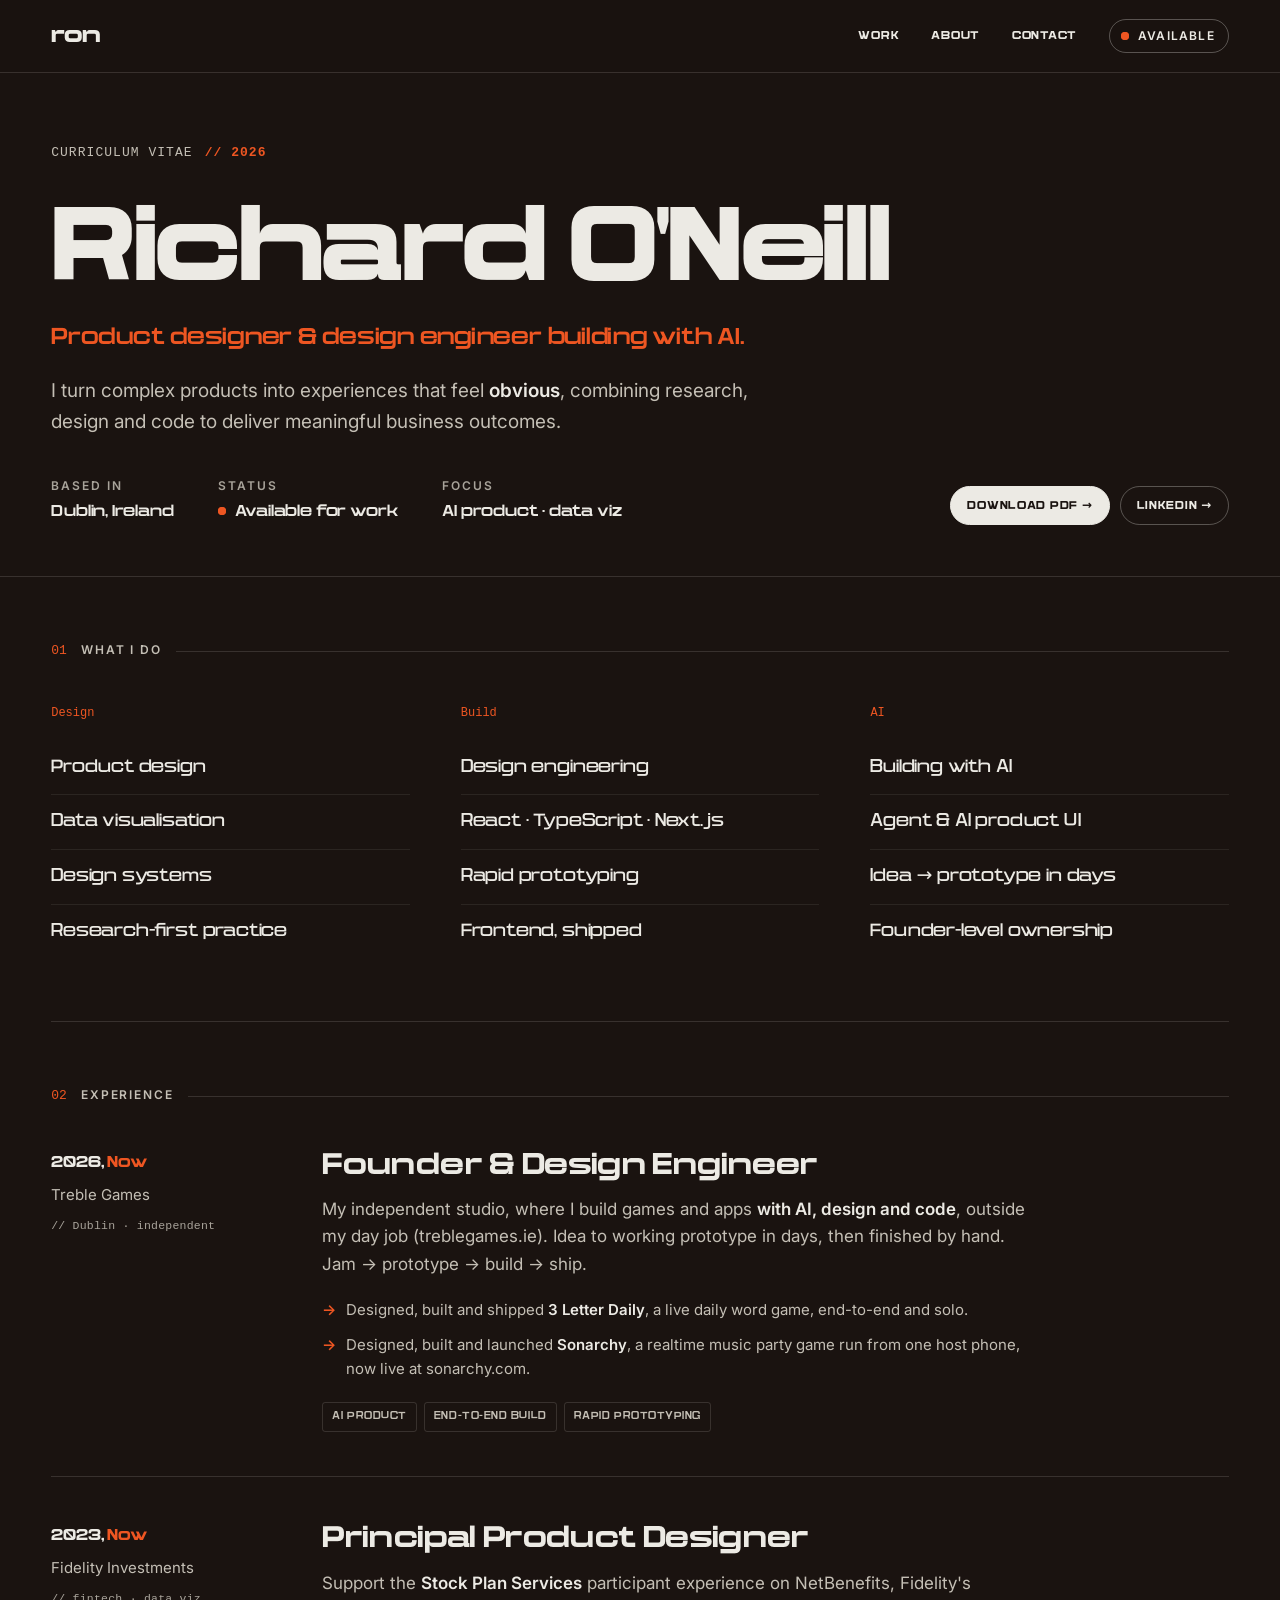
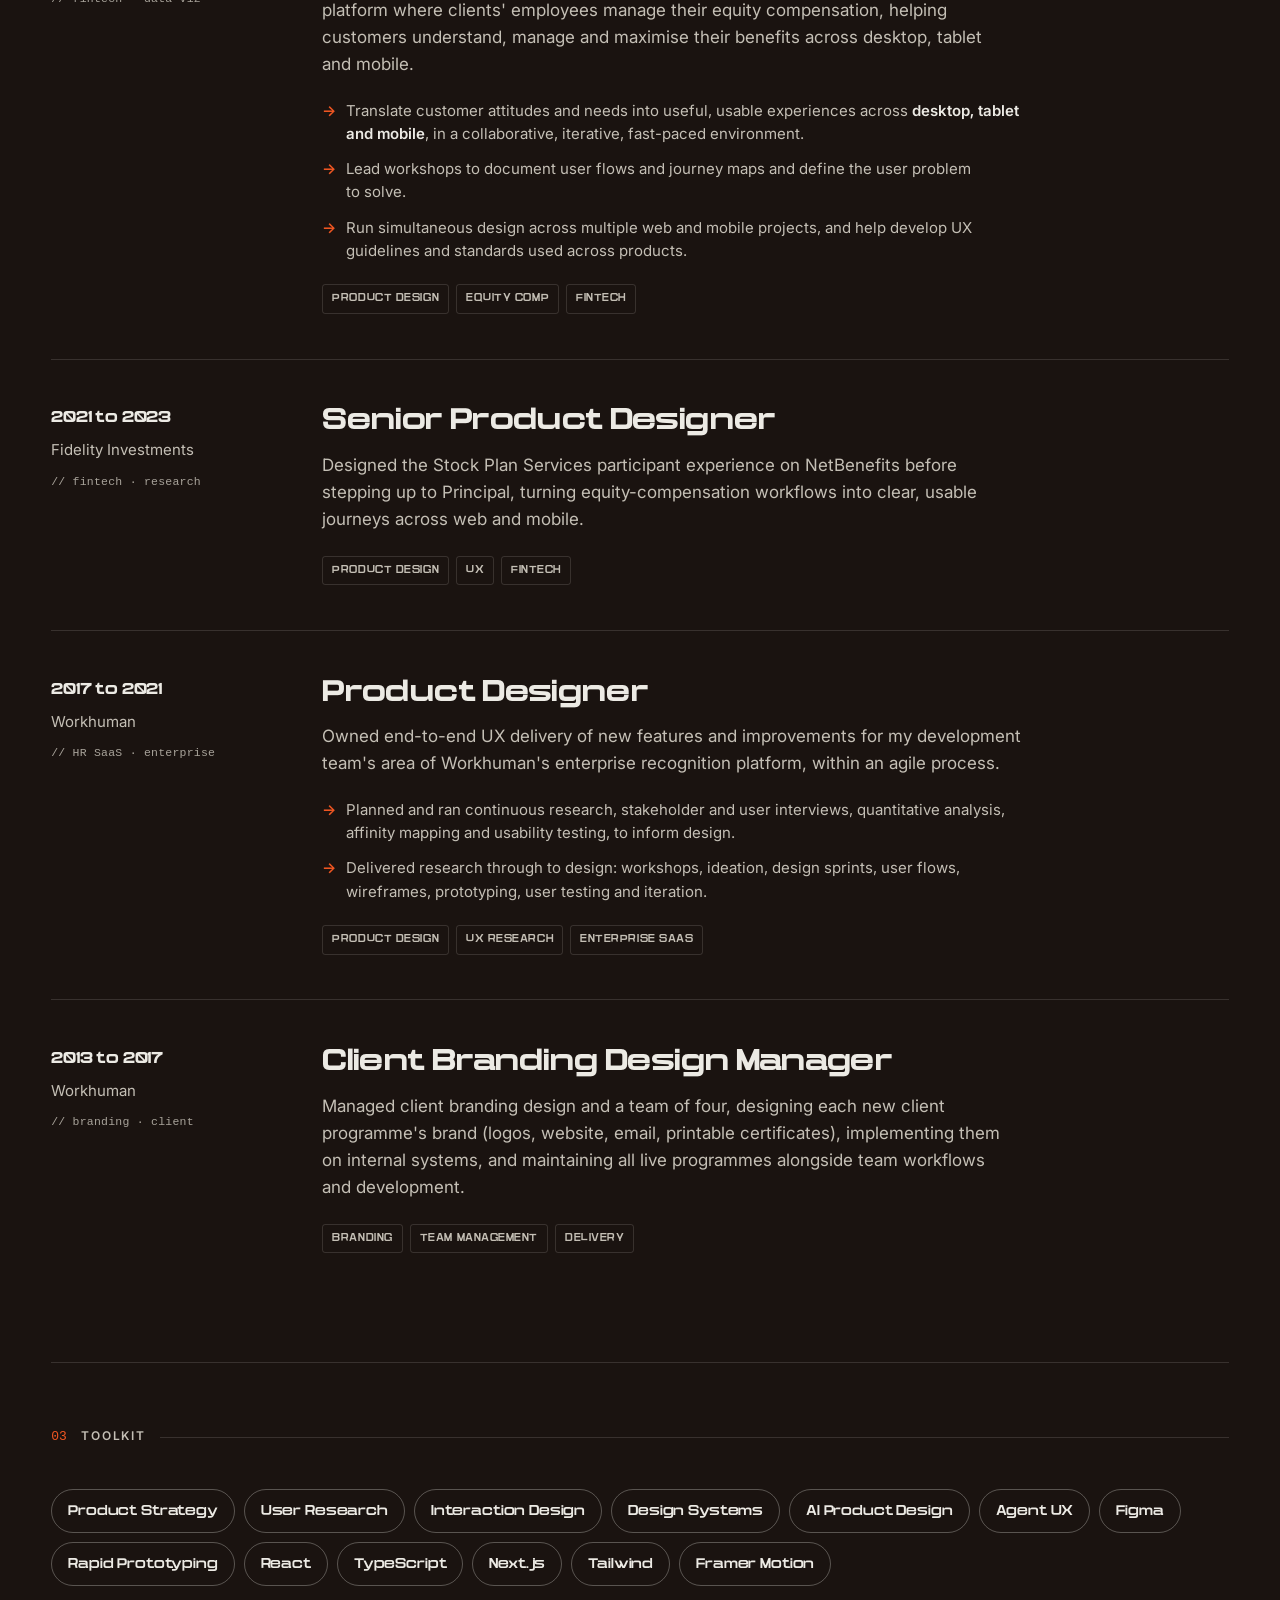
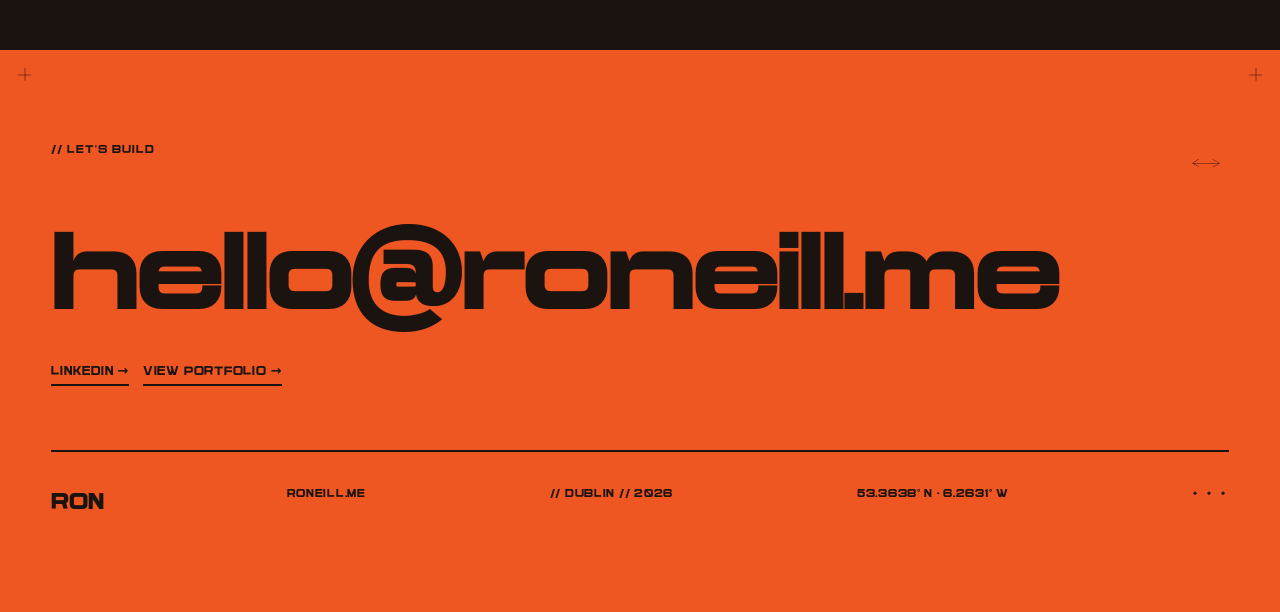
<file: cv.html>
<!-- @dsCard group="Portfolio Site" viewport="1440x2600" name="CV / résumé (dark)" subtitle="Blackout theme · intro line · capabilities · LinkedIn experience spine · toolkit · print-ready" -->
<!DOCTYPE html>
<html lang="en" data-theme="blackout">
<head>
<meta charset="utf-8">
<meta name="viewport" content="width=device-width, initial-scale=1">
<title>Curriculum vitae, Richard O'Neill · roneill.me</title>
<link rel="stylesheet" href="../../styles.css">
<link rel="stylesheet" href="case.css">
<link rel="stylesheet" href="cv.css">

  <!-- ── Favicons + manifest (roneill.me) ─────────────────────── -->
  <link rel="icon" type="image/svg+xml" href="/favicon.svg">
  <link rel="icon" type="image/png" sizes="32x32" href="/favicon-32x32.png">
  <link rel="icon" type="image/png" sizes="16x16" href="/favicon-16x16.png">
  <link rel="apple-touch-icon" sizes="180x180" href="/apple-touch-icon.png">
  <link rel="manifest" href="/site.webmanifest">
  <meta name="theme-color" content="#EE5622">

  <!-- ── Open Graph / Twitter ─────────────────────────────────── -->
  <meta property="og:type" content="website">
  <meta property="og:url" content="https://roneill.me/cv.html">
  <meta property="og:title" content="Richard O'Neill, Curriculum Vitae">
  <meta property="og:description" content="Product designer & design engineer building with AI. Based in Dublin, Ireland.">
  <meta property="og:image" content="https://roneill.me/og-image.png">
  <meta property="og:image:width" content="1200">
  <meta property="og:image:height" content="630">
  <meta property="og:image:alt" content="Richard O'Neill, product designer bridging design, code and AI.">
  <meta property="og:locale" content="en_IE">
  <meta property="og:site_name" content="roneill.me">
  <meta name="twitter:card" content="summary_large_image">
  <meta name="twitter:title" content="Richard O'Neill, Curriculum Vitae">
  <meta name="twitter:description" content="Product designer & design engineer building with AI. Based in Dublin, Ireland.">
  <meta name="twitter:image" content="https://roneill.me/og-image.png">
  <meta name="twitter:image:alt" content="Richard O'Neill, product designer bridging design, code and AI.">
  <!-- Motion: dormant IntersectionObserver reveal driver (tokens come via styles.css) -->
  <script defer src="/motion-observe.js"></script>
</head>
<body>
  <div class="bar"><div class="wrap bar-in">
    <a href="index.html" class="mark">ron</a>
    <nav class="topnav">
      <a href="index.html#work" class="nav-link">Work</a>
      <a href="index.html#about" class="nav-link">About</a>
      <a href="index.html#contact" class="nav-link">Contact</a>
      <span class="avail"><span class="dot"></span>Available</span>
    </nav>
  </div></div>

  <header class="cv-hero"><div class="wrap">
    <div class="kicker mono">Curriculum vitae <span class="ix">// 2026</span></div>
    <h1 class="cv-name">Richard O'Neill</h1>
    <p class="cv-role">Product designer &amp; design engineer building with AI.</p>
    <p class="cv-intro">I turn complex products into experiences that feel <strong>obvious</strong>, combining research, design and code to deliver meaningful business outcomes.</p>
    <dl class="cv-meta">
      <div class="item"><dt>Based in</dt><dd>Dublin, Ireland</dd></div>
      <div class="item"><dt>Status</dt><dd class="avail-line"><span class="dot"></span>Available for work</dd></div>
      <div class="item"><dt>Focus</dt><dd>AI product · data viz</dd></div>
      <div class="links">
        <a href="#" class="primary">Download PDF →</a>
        <a href="https://linkedin.com/in/roneillme">LinkedIn →</a>
      </div>
    </dl>
  </div></header>

  <main class="wrap">

    <section class="sect">
      <div class="sect-head"><span class="n">01</span><span class="l">What I do</span><span class="r"></span></div>
      <div class="caps">
        <div class="cap-col">
          <div class="ch">Design</div>
          <ul>
            <li>Product design</li>
            <li>Data visualisation</li>
            <li>Design systems</li>
            <li>Research-first practice</li>
          </ul>
        </div>
        <div class="cap-col">
          <div class="ch">Build</div>
          <ul>
            <li>Design engineering</li>
            <li>React · TypeScript · Next.js</li>
            <li>Rapid prototyping</li>
            <li>Frontend, shipped</li>
          </ul>
        </div>
        <div class="cap-col">
          <div class="ch">AI</div>
          <ul>
            <li>Building with AI</li>
            <li>Agent &amp; AI product UI</li>
            <li>Idea → prototype in days</li>
            <li>Founder-level ownership</li>
          </ul>
        </div>
      </div>
    </section>

    <section class="sect">
      <div class="sect-head"><span class="n">02</span><span class="l">Experience</span><span class="r"></span></div>
      <div class="xp">

        <article class="role">
          <div class="meta">
            <div class="yr">2026, <span class="now">Now</span></div>
            <div class="org">Treble Games</div>
            <div class="loc">// Dublin · independent</div>
          </div>
          <div class="body">
            <h3>Founder &amp; Design Engineer</h3>
            <p class="sum">My independent studio, where I build games and apps <strong>with AI, design and code</strong>, outside my day job (<a href="https://treblegames.ie">treblegames.ie</a>). Idea to working prototype in days, then finished by hand. Jam → prototype → build → ship.</p>
            <ul class="points">
              <li>Designed, built and shipped <strong>3 Letter Daily</strong>, a live daily word game, end-to-end and solo.</li>
              <li>Designed, built and launched <strong>Sonarchy</strong>, a realtime music party game run from one host phone, now live at <a href="https://sonarchy.com">sonarchy.com</a>.</li>
            </ul>
            <div class="rtags"><span>AI product</span><span>End-to-end build</span><span>Rapid prototyping</span></div>
          </div>
        </article>

        <article class="role">
          <div class="meta">
            <div class="yr">2023, <span class="now">Now</span></div>
            <div class="org">Fidelity Investments</div>
            <div class="loc">// fintech · data viz</div>
          </div>
          <div class="body">
            <h3>Principal Product Designer</h3>
            <p class="sum">Support the <strong>Stock Plan Services</strong> participant experience on NetBenefits, Fidelity's platform where clients' employees manage their equity compensation, helping customers understand, manage and maximise their benefits across desktop, tablet and mobile.</p>
            <ul class="points">
              <li>Translate customer attitudes and needs into useful, usable experiences across <strong>desktop, tablet and mobile</strong>, in a collaborative, iterative, fast-paced environment.</li>
              <li>Lead workshops to document user flows and journey maps and define the user problem to solve.</li>
              <li>Run simultaneous design across multiple web and mobile projects, and help develop UX guidelines and standards used across products.</li>
            </ul>
            <div class="rtags"><span>Product design</span><span>Equity comp</span><span>Fintech</span></div>
          </div>
        </article>

        <article class="role">
          <div class="meta">
            <div class="yr">2021 to 2023</div>
            <div class="org">Fidelity Investments</div>
            <div class="loc">// fintech · research</div>
          </div>
          <div class="body">
            <h3>Senior Product Designer</h3>
            <p class="sum">Designed the Stock Plan Services participant experience on NetBenefits before stepping up to Principal, turning equity-compensation workflows into clear, usable journeys across web and mobile.</p>
            <div class="rtags"><span>Product design</span><span>UX</span><span>Fintech</span></div>
          </div>
        </article>

        <article class="role">
          <div class="meta">
            <div class="yr">2017 to 2021</div>
            <div class="org">Workhuman</div>
            <div class="loc">// HR SaaS · enterprise</div>
          </div>
          <div class="body">
            <h3>Product Designer</h3>
            <p class="sum">Owned end-to-end UX delivery of new features and improvements for my development team's area of Workhuman's enterprise recognition platform, within an agile process.</p>
            <ul class="points">
              <li>Planned and ran continuous research, stakeholder and user interviews, quantitative analysis, affinity mapping and usability testing, to inform design.</li>
              <li>Delivered research through to design: workshops, ideation, design sprints, user flows, wireframes, prototyping, user testing and iteration.</li>
            </ul>
            <div class="rtags"><span>Product design</span><span>UX research</span><span>Enterprise SaaS</span></div>
          </div>
        </article>

        <article class="role">
          <div class="meta">
            <div class="yr">2013 to 2017</div>
            <div class="org">Workhuman</div>
            <div class="loc">// branding · client</div>
          </div>
          <div class="body">
            <h3>Client Branding Design Manager</h3>
            <p class="sum">Managed client branding design and a team of four, designing each new client programme's brand (logos, website, email, printable certificates), implementing them on internal systems, and maintaining all live programmes alongside team workflows and development.</p>
            <div class="rtags"><span>Branding</span><span>Team management</span><span>Delivery</span></div>
          </div>
        </article>

      </div>
    </section>

    <section class="sect">
      <div class="sect-head"><span class="n">03</span><span class="l">Toolkit</span><span class="r"></span></div>
      <div class="toolkit">
        <span class="tool">Product Strategy</span>
        <span class="tool">User Research</span>
        <span class="tool">Interaction Design</span>
        <span class="tool">Design Systems</span>
        <span class="tool">AI Product Design</span>
        <span class="tool">Agent UX</span>
        <span class="tool">Figma</span>
        <span class="tool">Rapid Prototyping</span>
        <span class="tool">React</span>
        <span class="tool">TypeScript</span>
        <span class="tool">Next.js</span>
        <span class="tool">Tailwind</span>
        <span class="tool">Framer Motion</span>
      </div>
    </section>

  </main>

  <footer class="contact">
    <span class="creg" style="top:18px;left:18px"></span><span class="creg" style="top:18px;right:18px"></span>
    <div class="wrap contact-in">
      <div class="top">
        <span class="cap">// Let's build</span>
        <img src="../../assets/motifs/arrows-double.svg" alt="">
      </div>
      <a href="mailto:hello@roneill.me" class="email">hello@roneill.me</a>
      <div class="clinks">
        <a href="https://linkedin.com/in/roneillme">LinkedIn →</a>
        <a href="index.html">View portfolio →</a>
      </div>
      <div class="crow">
        <span class="cmark">ron</span>
        <span class="site">roneill.me</span>
        <span>// Dublin // 2026</span>
        <span>53.3638° N · 6.2631° W</span>
        <span class="plus">+ + +</span>
      </div>
    </div>
  </footer>

  <script>
    // Download PDF → opens the print dialog (print stylesheet produces a clean CV).
    document.querySelector('.cv-meta .links a.primary')?.addEventListener('click', function (e) {
      e.preventDefault();
      window.print();
    });
  </script>
</body>
</html>
</file>
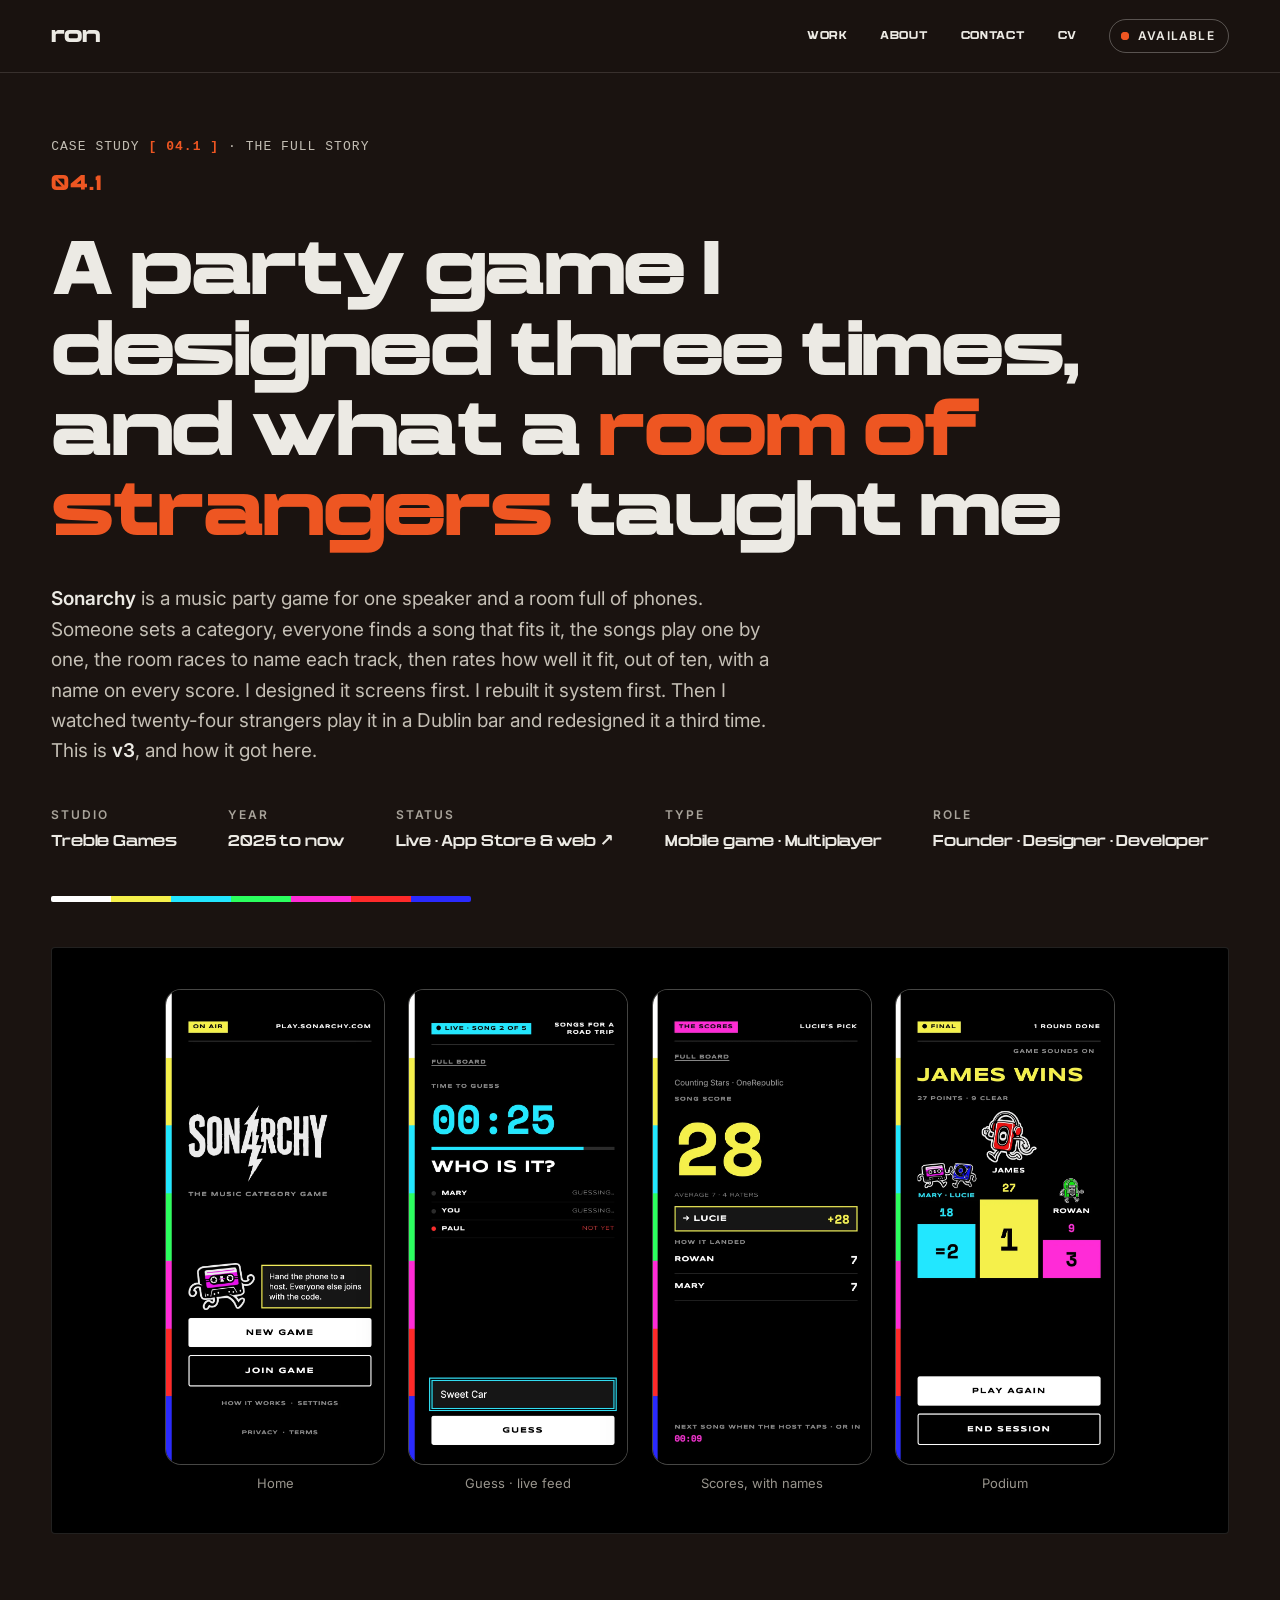
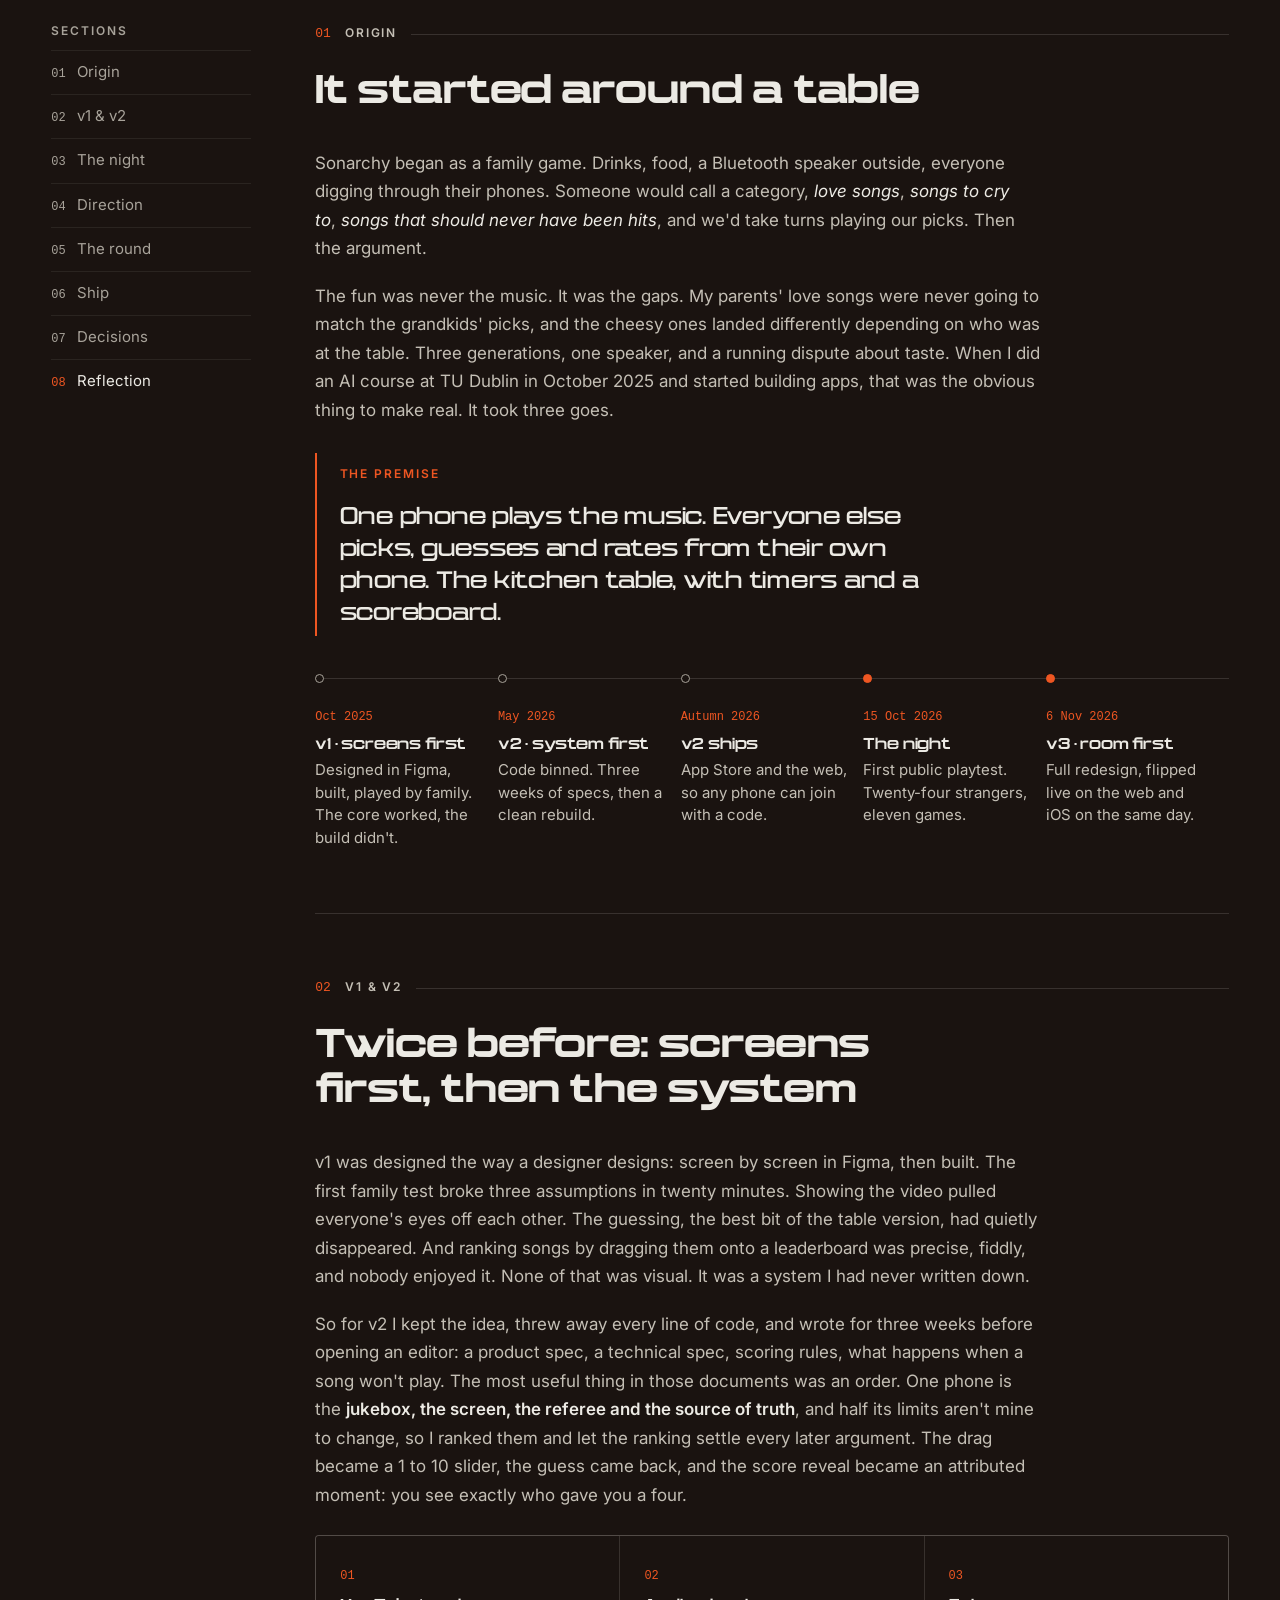
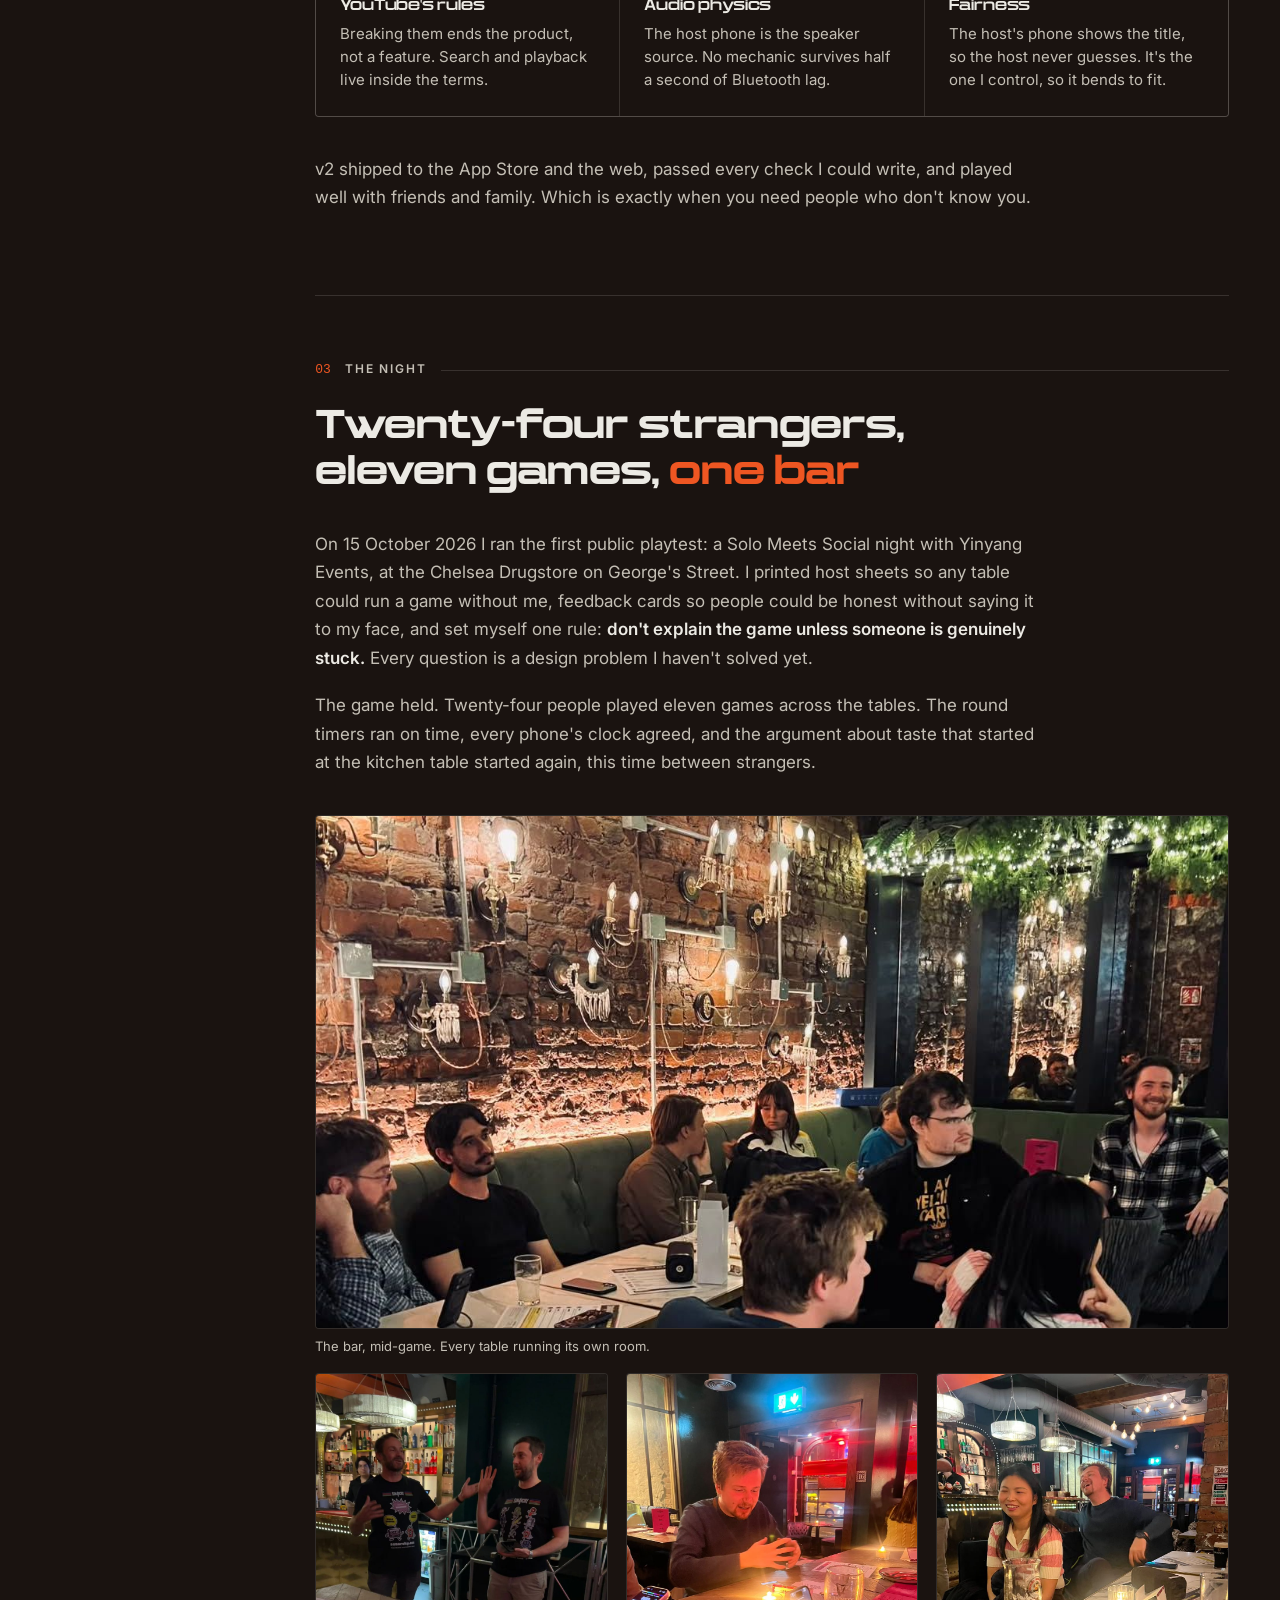
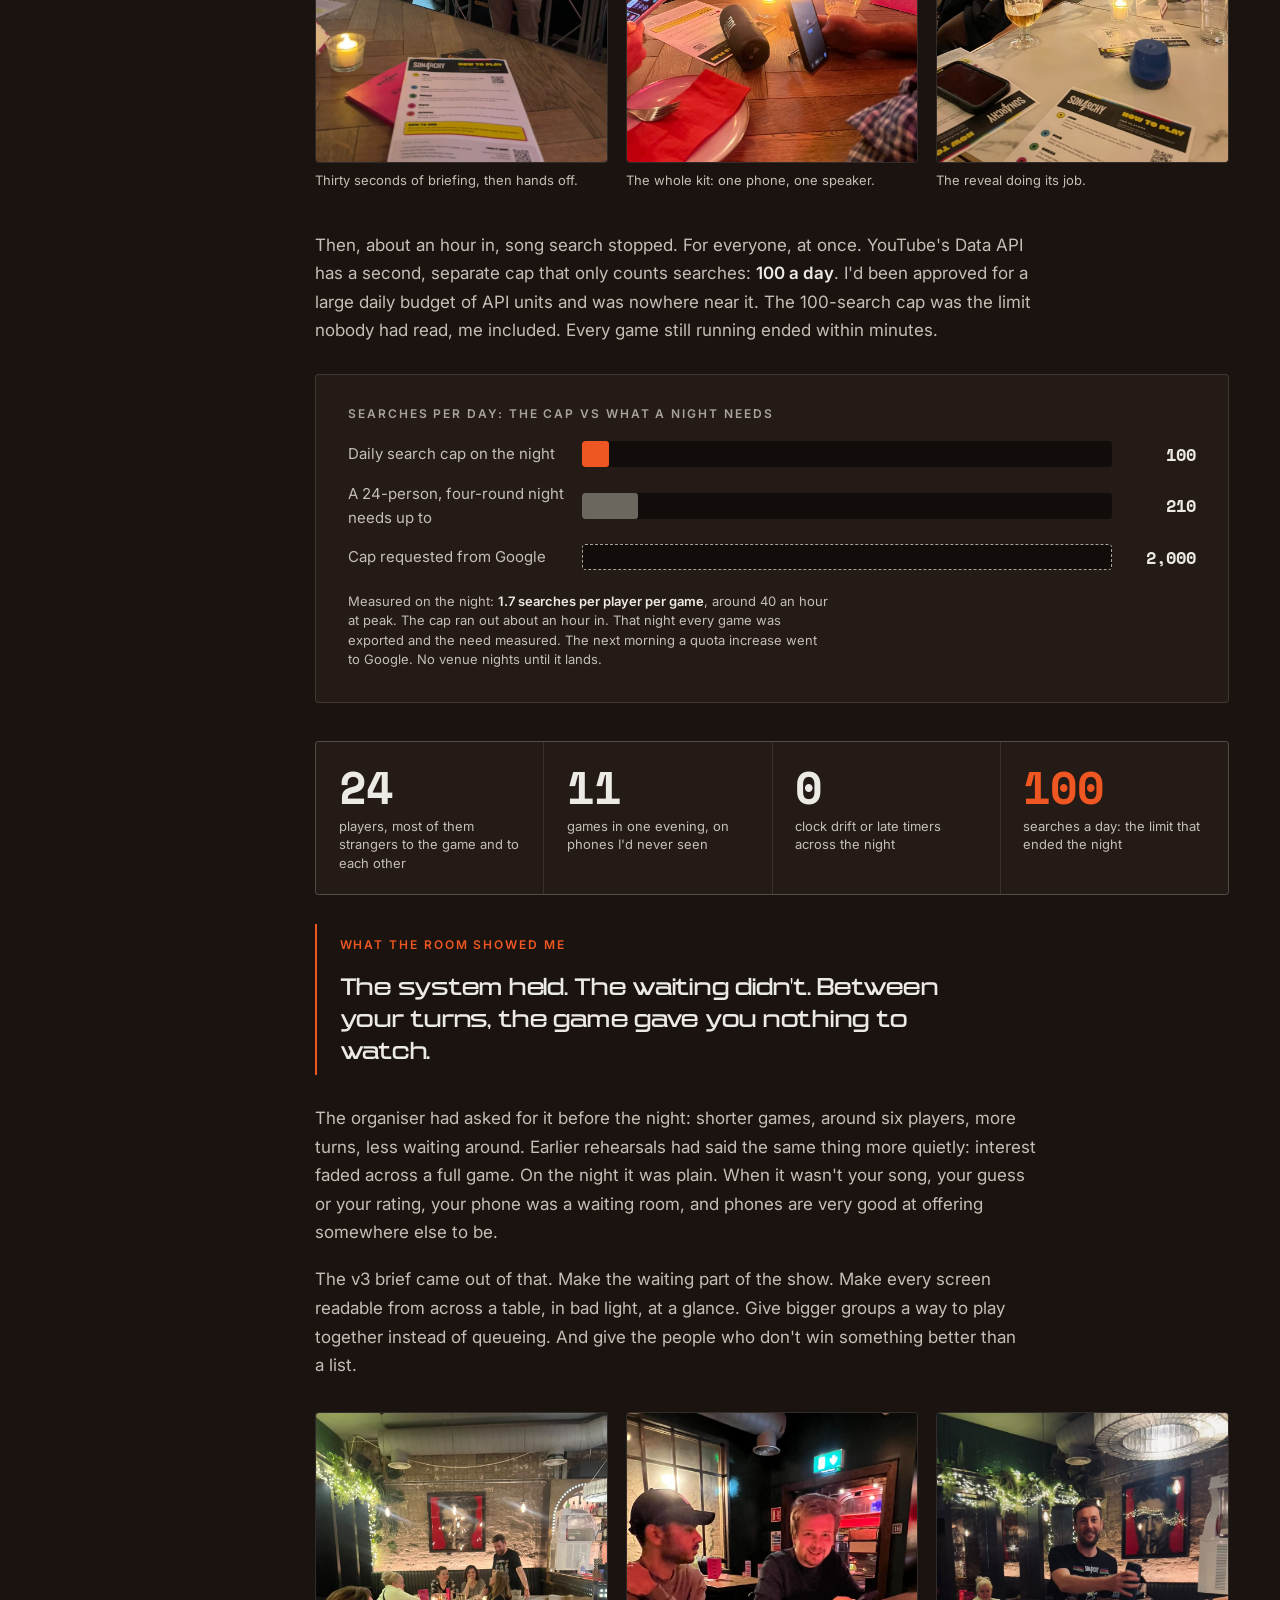
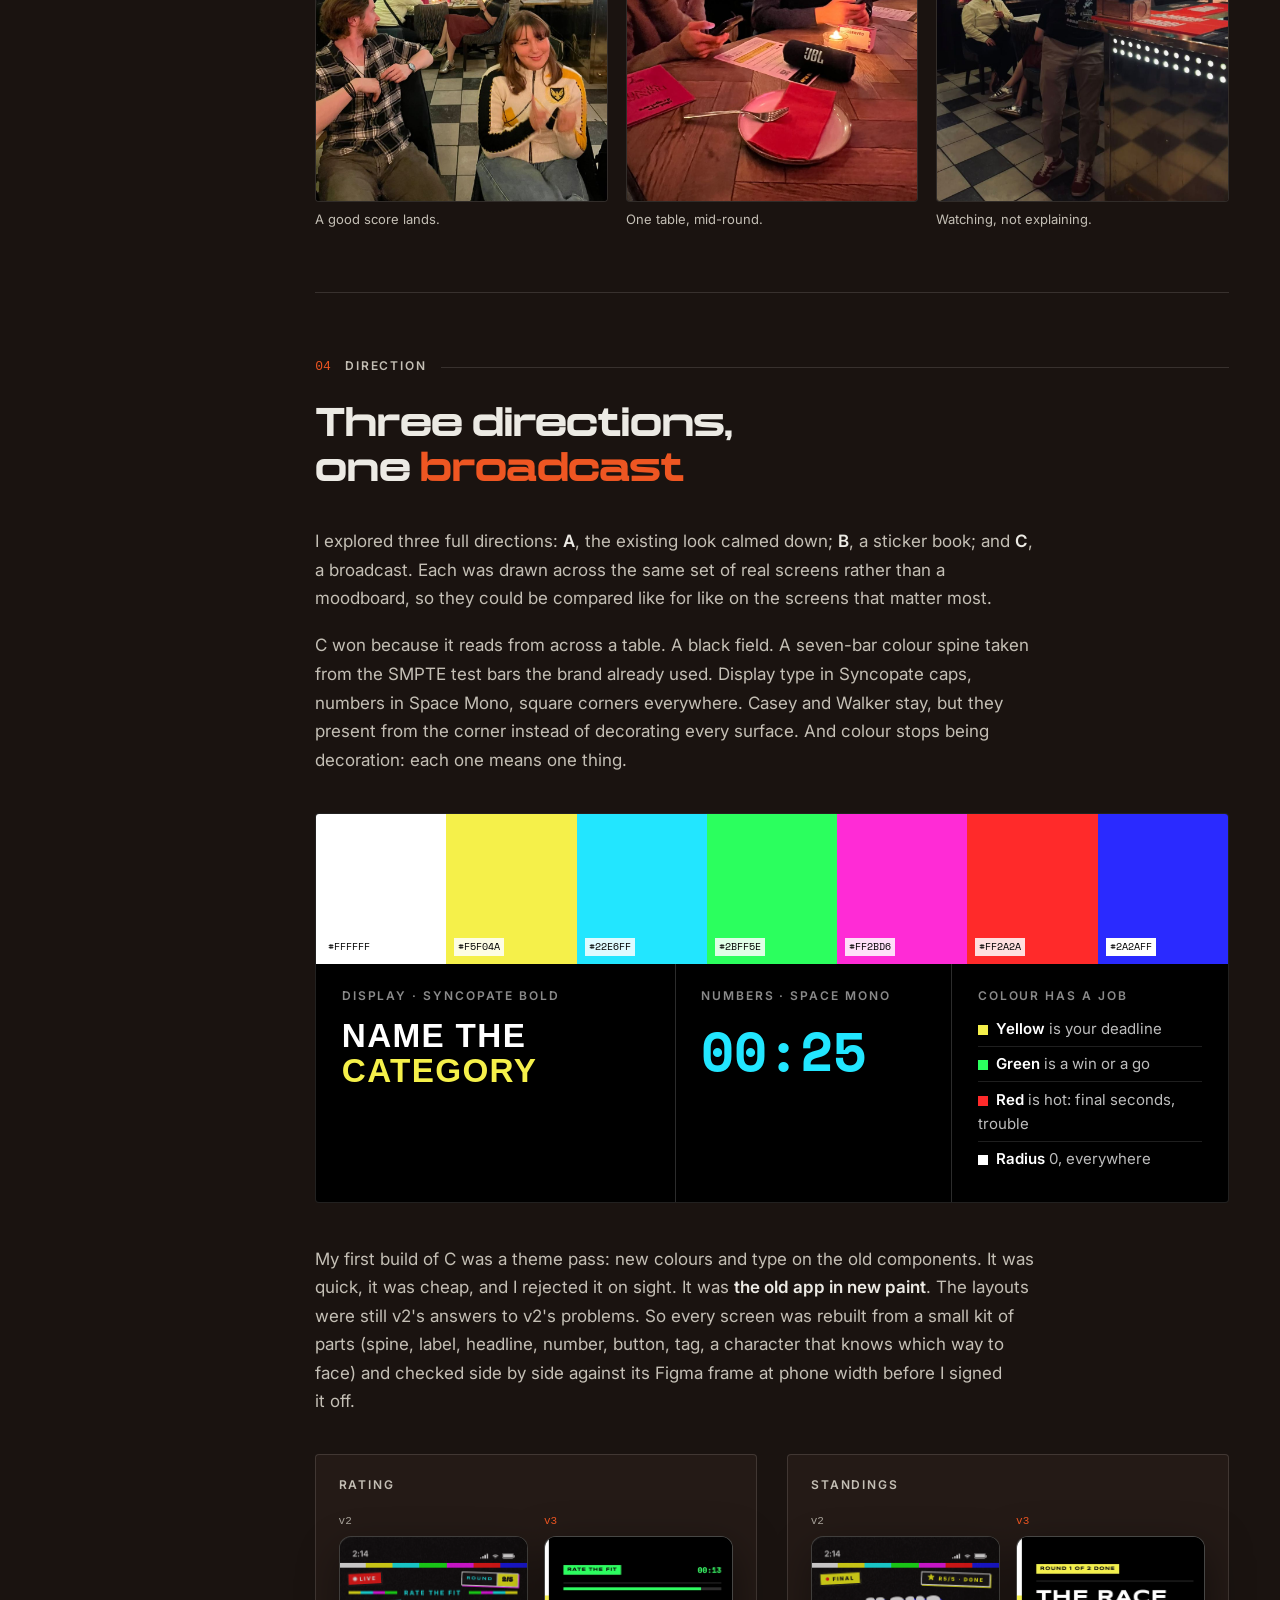
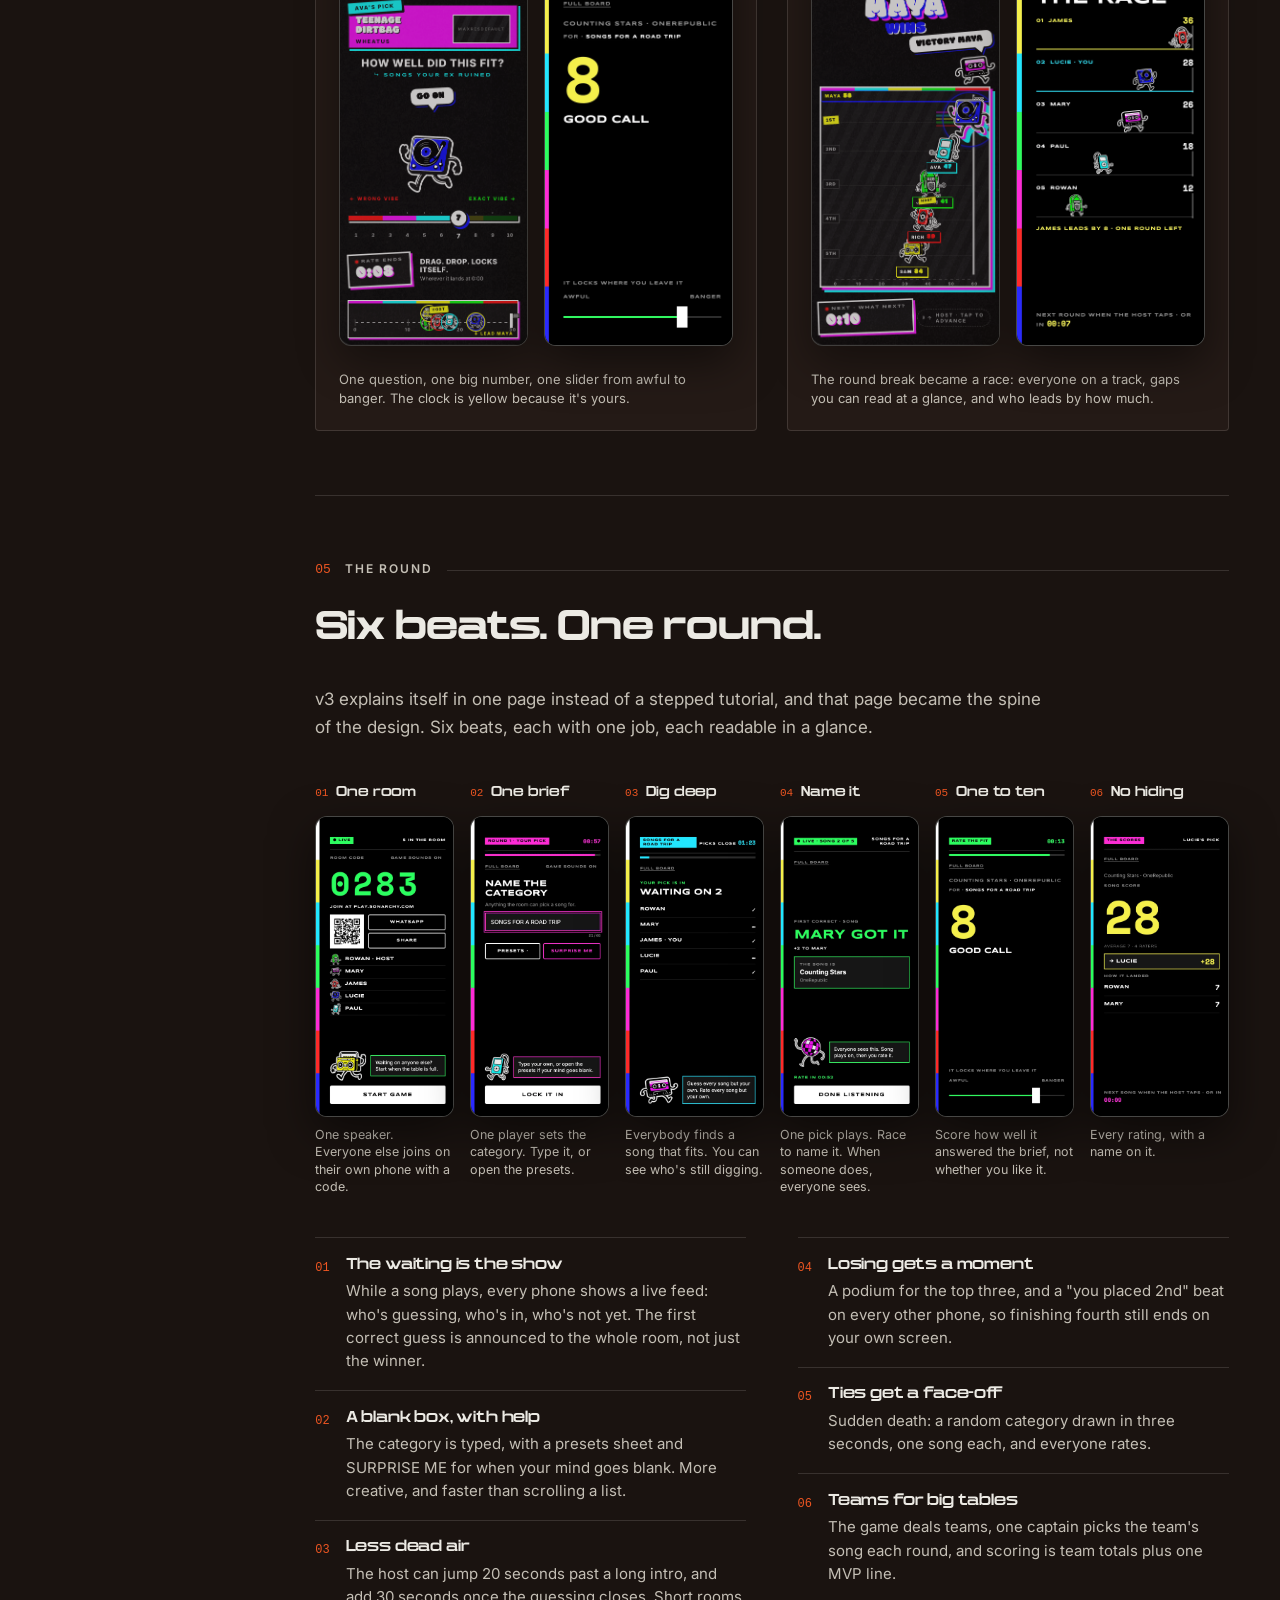
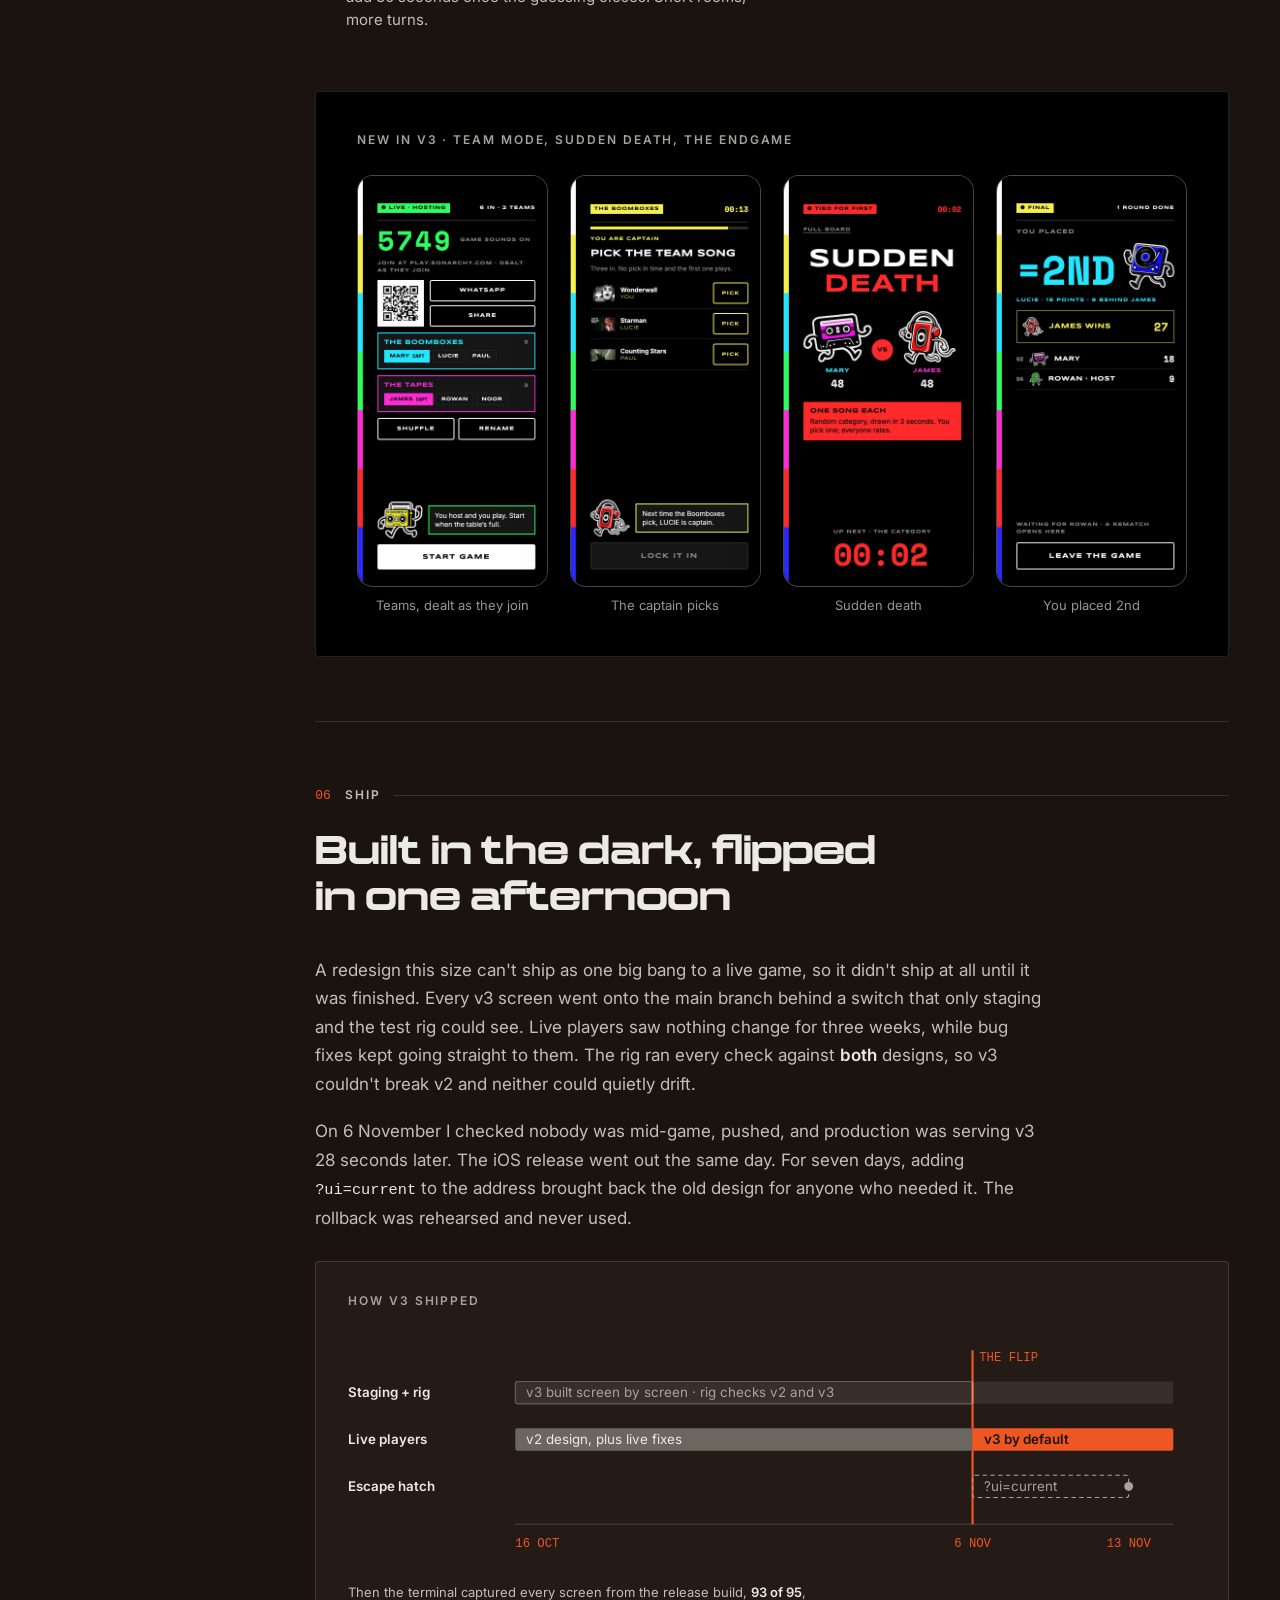
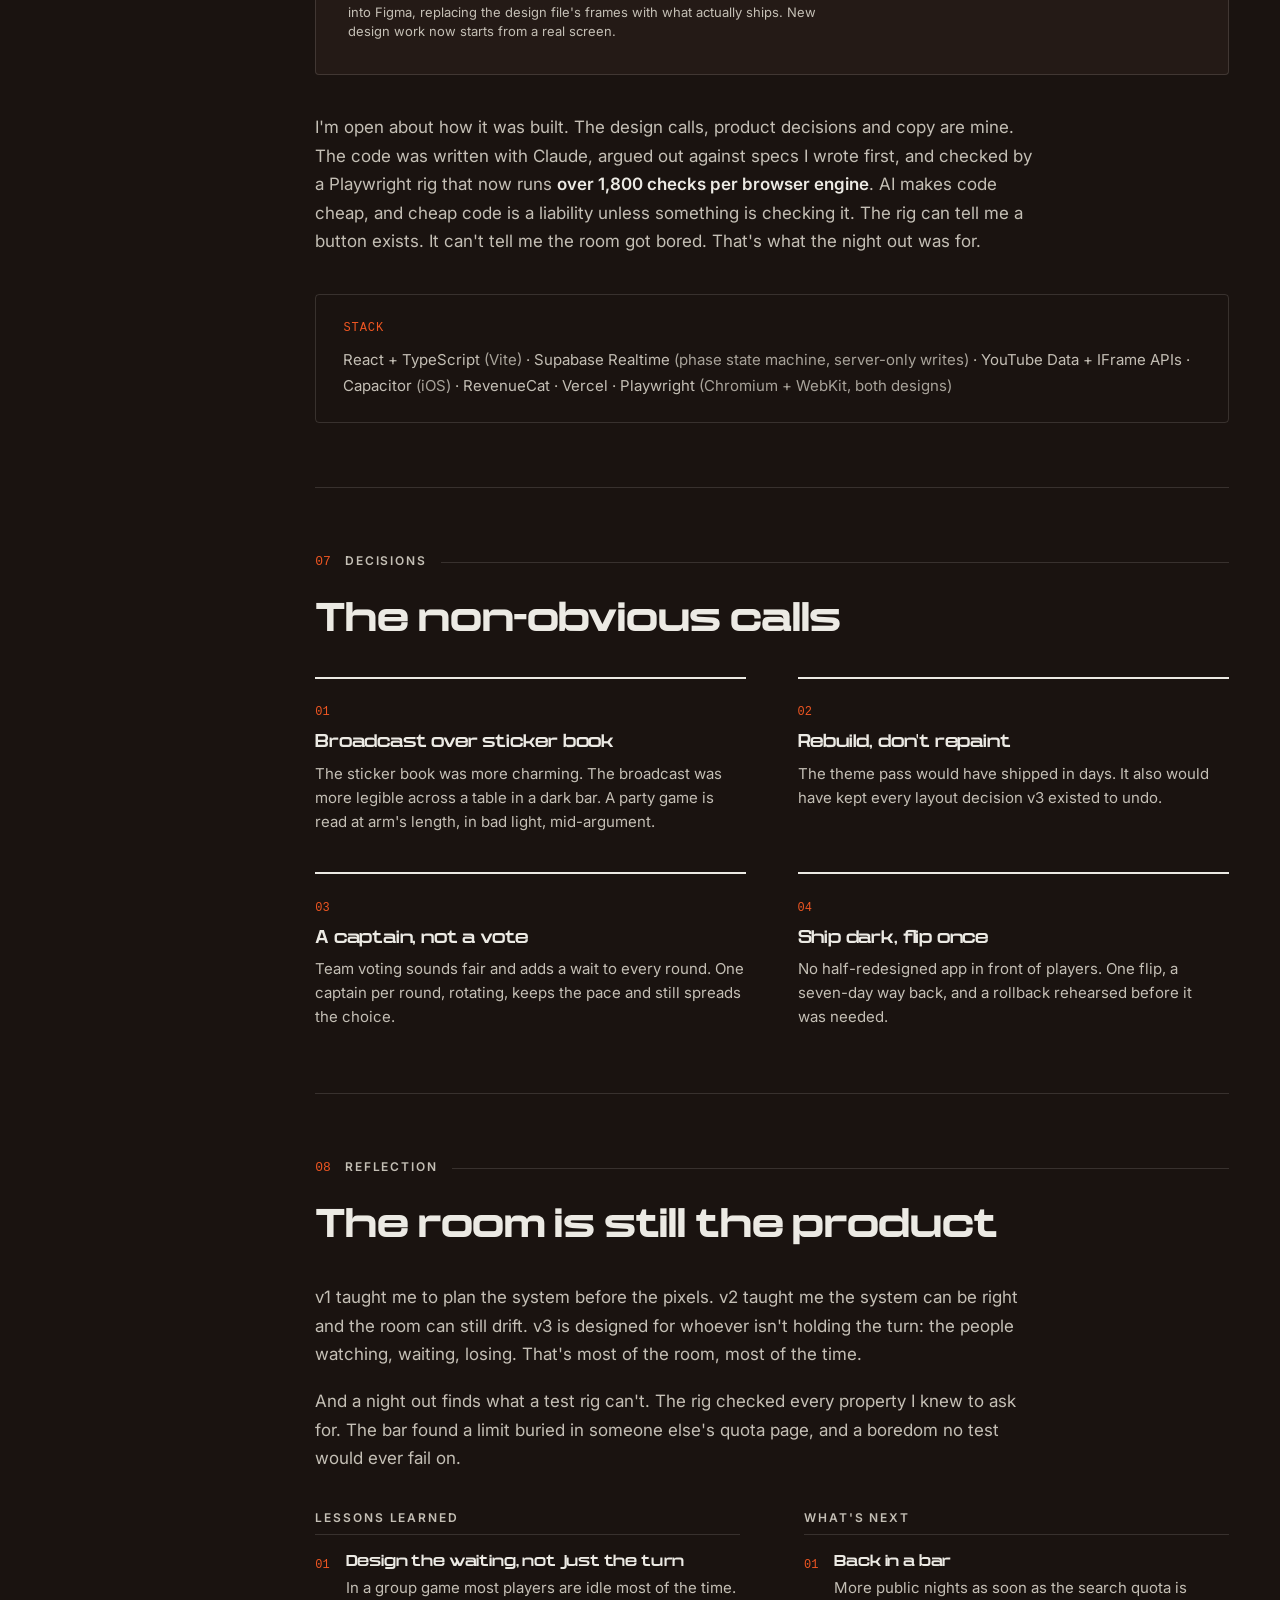
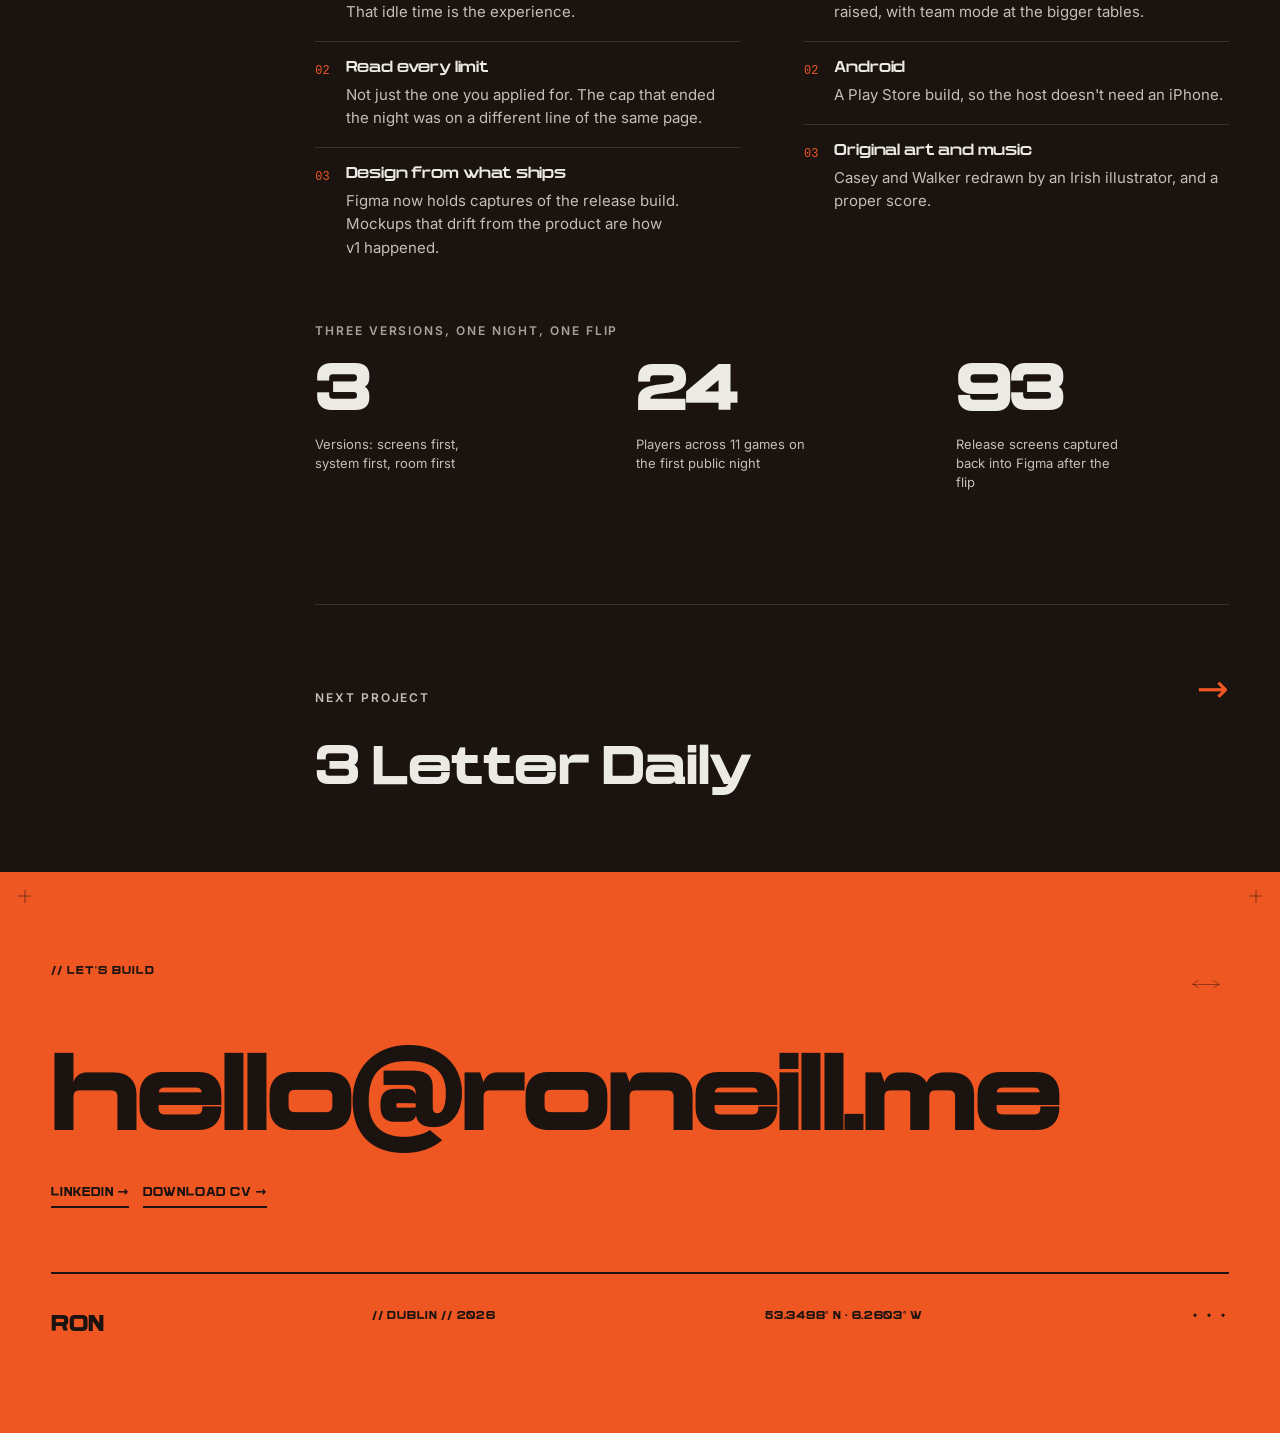
<file: case-studies/sonarchy/Sonarchy Case Study.html>
<!DOCTYPE html>
<html lang="en" data-theme="blackout">
<head>
<meta charset="utf-8">
<meta name="viewport" content="width=device-width, initial-scale=1">
<meta name="description" content="A music party game for one speaker and a room full of phones, from Figma to a Dublin bar to v3.">
<title>Sonarchy · A party game I designed three times, roneill.me</title>
<link rel="stylesheet" href="styles.css">
<link rel="stylesheet" href="case.css">
<link rel="preconnect" href="https://fonts.googleapis.com">
<link rel="preconnect" href="https://fonts.gstatic.com" crossorigin>
<link rel="stylesheet" href="https://fonts.googleapis.com/css2?family=Syncopate:wght@400;700&family=Space+Mono:wght@700&display=swap">
<style>
  /* ---- page-local (Sonarchy v3) ---- */
  .statline { font: var(--type-label); text-transform: uppercase; letter-spacing: var(--track-label);
    color: var(--text-faint); margin: clamp(2rem,4vw,3rem) 0 1.4rem; }

  /* phone shots on a dark stage */
  .shot { position: relative; display: block; background: #000; border: 1px solid var(--border-strong);
    border-radius: 16px; overflow: hidden; box-shadow: 0 16px 44px rgba(0,0,0,.5); aspect-ratio: 390 / 844; }
  .shot img { display: block; width: 100%; height: 100%; object-fit: cover; }
  .stage { background: #000; border: 1px solid var(--border); border-radius: var(--radius);
    padding: clamp(1.4rem, 3.2vw, 2.8rem); overflow: hidden; }
  .stage .sh { font: var(--type-label); text-transform: uppercase; letter-spacing: var(--track-label);
    color: var(--text-faint); margin-bottom: clamp(1.2rem, 2.6vw, 1.8rem); }
  .devrow { display: flex; gap: clamp(0.7rem, 1.8vw, 1.5rem); justify-content: center; align-items: flex-start; flex-wrap: wrap; }
  .devrow .dev { flex: 0 0 auto; width: clamp(132px, 18vw, 220px); margin: 0; }
  .devrow .dev figcaption, .shotgrid figcaption { font-size: var(--fs-caption); color: var(--text-muted); margin-top: 0.7em; text-align: center; line-height: 1.4; }
  .coverstage { margin-top: clamp(1.6rem, 3.5vw, 3rem); }
  .shotgrid { display: grid; grid-template-columns: repeat(4, 1fr); gap: clamp(0.8rem, 2vw, 1.4rem); }
  .shotgrid figure { margin: 0; }

  /* SMPTE spine motif, borrowed from the game */
  .spine { display: grid; grid-template-columns: repeat(7, 1fr); height: 6px; border-radius: 2px; overflow: hidden; }
  .spine i { display: block; }
  .spine i:nth-child(1){background:#fff}.spine i:nth-child(2){background:#f5f04a}.spine i:nth-child(3){background:#22e6ff}
  .spine i:nth-child(4){background:#2bff5e}.spine i:nth-child(5){background:#ff2bd6}.spine i:nth-child(6){background:#ff2a2a}.spine i:nth-child(7){background:#2a2aff}
  .hero .spine { margin-top: clamp(1.6rem,3.5vw,2.6rem); max-width: 420px; }

  /* 01 version timeline */
  .tl { list-style: none; margin: clamp(1.8rem,4vw,2.6rem) 0 0; padding: 0; display: grid; grid-template-columns: repeat(5, 1fr);
    border-top: 1px solid var(--border); }
  .tl li { position: relative; padding: 1.4rem 1rem 0 0; }
  .tl li::before { content: ""; position: absolute; top: -5px; left: 0; width: 9px; height: 9px; border-radius: 50%;
    background: var(--espresso); border: 1.5px solid var(--grey-400); }
  .tl li.on::before { background: var(--orange); border-color: var(--orange); }
  .tl .d { font-family: ui-monospace, monospace; font-size: 12px; color: var(--orange); }
  .tl h4 { font-family: var(--font-display); font-weight: 600; font-size: var(--fs-body); letter-spacing: -0.01em; margin: 0.45em 0 0; color: var(--paper); }
  .tl p { font-size: var(--fs-body-sm); line-height: 1.5; color: var(--text-muted); margin: 0.35em 0 0; text-wrap: pretty; }

  /* three ordered constraints */
  .order { display: grid; grid-template-columns: repeat(3,1fr); gap: 1px; background: var(--border); border: 1px solid var(--border);
    border-radius: var(--radius); overflow: hidden; margin-top: 1.6rem; }
  .order > div { background: var(--bg); padding: clamp(1.1rem,2.4vw,1.5rem); }
  .order .top { font-family: ui-monospace, monospace; font-size: 12px; color: var(--orange); }
  .order h3 { font-family: var(--font-display); font-weight: 600; font-size: var(--fs-body); letter-spacing: -0.01em; margin: 0.6em 0 0; color: var(--paper); }
  .order p { font-size: var(--fs-body-sm); line-height: 1.55; color: var(--text-muted); margin: 0.45em 0 0; }

  /* 03 photos */
  .photos { display: grid; grid-template-columns: repeat(3, 1fr); gap: clamp(0.7rem, 1.6vw, 1.1rem); margin-top: clamp(1.6rem,3.5vw,2.4rem); }
  .photos figure { margin: 0; }
  .photos .ph-img { border-radius: var(--radius); overflow: hidden; border: 1px solid var(--border); background: var(--bg-sunken); aspect-ratio: 3 / 4; }
  .photos .wide { grid-column: 1 / -1; }
  .photos .wide .ph-img { aspect-ratio: 16 / 9; }
  .photos img { width: 100%; height: 100%; object-fit: cover; display: block; }
  .photos figcaption { font-size: var(--fs-caption); color: var(--text-muted); margin-top: 0.6em; line-height: 1.4; }

  /* night in numbers */
  .nums { display: grid; grid-template-columns: repeat(4, 1fr); gap: 1px; background: var(--border); border: 1px solid var(--border);
    border-radius: var(--radius); overflow: hidden; margin-top: clamp(1.6rem,3.5vw,2.4rem); }
  .nums > div { background: var(--bg-elevated); padding: clamp(1rem,2.2vw,1.4rem); }
  .nums .v { font-family: 'Space Mono', ui-monospace, monospace; font-weight: 700; font-size: clamp(1.9rem,3.6vw,2.8rem); letter-spacing: -0.02em; line-height: 1; color: var(--paper); }
  .nums .v.hot { color: var(--orange); }
  .nums .c { font-size: var(--fs-caption); color: var(--text-muted); margin-top: 0.6em; line-height: 1.4; }

  /* quota chart: shared .bar-row, wider label column, dashed "requested" bar */
  .qrow { grid-template-columns: minmax(150px, 220px) 1fr 70px; }
  .qrow .bv { text-align: right; font-family: 'Space Mono', ui-monospace, monospace; }
  .qrow .bar-fill.ghost { background: transparent; border: 1.5px dashed var(--grey-400); }

  /* 04 direction board */
  .board { border: 1px solid var(--border); border-radius: var(--radius); background: #000; overflow: hidden; margin-top: clamp(1.6rem,3.5vw,2.4rem); }
  .board .bars7 { display: grid; grid-template-columns: repeat(7, 1fr); }
  .board .bars7 div { height: clamp(90px, 13vw, 150px); position: relative; }
  .board .bars7 span { position: absolute; left: 8px; bottom: 8px; font-family: 'Space Mono', ui-monospace, monospace; font-size: 10px;
    color: #000; background: rgba(255,255,255,.85); padding: 1px 4px; }
  .board .bars7 div:nth-child(7) span { background: #fff; }
  .board .spec { display: grid; grid-template-columns: 1.3fr 1fr 1fr; gap: 1px; background: #2c2c2c; }
  .board .spec > div { background: #000; padding: clamp(1.1rem, 2.4vw, 1.6rem); }
  .board .k { font: var(--type-label); text-transform: uppercase; letter-spacing: var(--track-label); color: #8a8a8a; }
  .board .syn { font-family: 'Syncopate', sans-serif; font-weight: 700; text-transform: uppercase; color: #fff; font-size: clamp(1.3rem, 2.6vw, 2.1rem);
    letter-spacing: 0.04em; line-height: 1.05; margin-top: 0.5em; }
  .board .syn em { font-style: normal; color: #f5f04a; }
  .board .mono { font-family: 'Space Mono', ui-monospace, monospace; font-weight: 700; color: #22e6ff; font-size: clamp(2rem, 4.4vw, 3.4rem); line-height: 1; margin-top: 0.4em; }
  .board .rules { font-size: var(--fs-body-sm); line-height: 1.6; color: #bdbdbd; margin: 0.6em 0 0; padding: 0; list-style: none; }
  .board .rules li { padding: 0.35em 0; border-top: 1px solid #1f1f1f; }
  .board .rules li:first-child { border-top: 0; }
  .board .rules b { color: #fff; font-weight: 600; }
  .board .sw { display: inline-block; width: 10px; height: 10px; margin-right: 8px; vertical-align: -1px; }

  /* before / after */
  .ba { display: grid; grid-template-columns: 1fr 1fr; gap: clamp(1rem, 2.4vw, 2rem); margin-top: clamp(1.6rem,3.5vw,2.4rem); }
  .ba .pair { display: grid; grid-template-columns: 1fr 1fr; gap: clamp(0.6rem, 1.4vw, 1rem); border: 1px solid var(--border);
    border-radius: var(--radius); padding: clamp(1rem, 2.2vw, 1.4rem); background: var(--bg-elevated); }
  .ba .pair h4 { grid-column: 1 / -1; margin: 0 0 0.4rem; font: var(--type-label); text-transform: uppercase; letter-spacing: var(--track-label); color: var(--text-muted); }
  .ba figure { margin: 0; }
  .ba .tag { font-family: ui-monospace, monospace; font-size: 11px; color: var(--text-faint); margin-bottom: 0.5em; }
  .ba .tag.new { color: var(--orange); }
  .ba .shot { border-radius: 12px; }
  .ba .old .shot { opacity: 0.82; }
  .ba p { grid-column: 1 / -1; font-size: var(--fs-caption); color: var(--text-muted); line-height: 1.45; margin: 0.5rem 0 0; }

  /* 05 six beats with screens */
  .beats { display: grid; grid-template-columns: repeat(6, 1fr); gap: clamp(0.6rem, 1.4vw, 1rem); margin-top: clamp(1.6rem,3.5vw,2.4rem); }
  .beats figure { margin: 0; }
  .beats .bn { display: flex; gap: 8px; align-items: baseline; margin-bottom: 0.7em; }
  .beats .bn span { font-family: ui-monospace, monospace; font-size: 11px; color: var(--orange); }
  .beats .bn b { font-family: var(--font-display); font-weight: 600; font-size: var(--fs-body-sm); color: var(--paper); letter-spacing: -0.01em; }
  .beats .shot { border-radius: 12px; }
  .beats figcaption { font-size: 12.5px; color: var(--text-muted); margin-top: 0.7em; line-height: 1.4; }

  .changes { display: grid; grid-template-columns: 1fr 1fr; gap: 0 clamp(2rem,4vw,4rem); margin-top: clamp(1.8rem,4vw,2.6rem); }

  /* 06 flip diagram */
  .flip .flipscroll { overflow-x: auto; contain: inline-size; }
  .flip svg { display: block; width: 100%; height: auto; }
  .flip .lbl { font-family: Inter, system-ui, sans-serif; font-size: 12px; fill: var(--grey-400); }
  .flip .lblb { font-family: Inter, system-ui, sans-serif; font-size: 12px; font-weight: 600; fill: var(--paper); }
  .flip .mono { font-family: ui-monospace, monospace; font-size: 11px; fill: var(--orange); }
  .stackline { border: 1px solid var(--border); border-radius: var(--radius); padding: clamp(1.1rem,2.4vw,1.5rem) clamp(1.2rem,2.6vw,1.7rem);
    margin-top: clamp(1.6rem,3.5vw,2.4rem); display: flex; flex-wrap: wrap; align-items: baseline; gap: 0.55rem 1.1rem; }
  .stackline .k { font-family: ui-monospace, monospace; font-size: 12px; text-transform: uppercase; letter-spacing: 0.08em; color: var(--orange); }
  .stackline .v { font-size: var(--fs-body-sm); line-height: 1.7; color: var(--text-muted); }
  .stackline .v i { font-style: normal; color: var(--text-faint); }

  @media (max-width: 920px){
    .tl { grid-template-columns: 1fr; border-top: 0; border-left: 1px solid var(--border); padding-left: 1.2rem; }
    .tl li { padding: 0 0 1.4rem; }
    .tl li::before { top: 4px; left: calc(-1.2rem - 5px); }
    .order, .nums, .ba, .changes { grid-template-columns: 1fr; }
    .nums { grid-template-columns: 1fr 1fr; }
    .shotgrid { grid-template-columns: 1fr 1fr; }
    .beats { grid-template-columns: repeat(3, 1fr); }
    .photos { grid-template-columns: 1fr 1fr; }
    .board .spec { grid-template-columns: 1fr; }
    .qrow { grid-template-columns: 1fr 56px; }
    .qrow .bar-track { grid-column: 1 / -1; grid-row: 2; }
  }
  @media (max-width: 560px){
    .hero > .wrap { display: flex; flex-direction: column; }
    .hero .spine { order: 1; } .hero .coverstage { order: 2; } .hero dl.meta { order: 3; }
    .hero .summary .sum-more { display: none; }
  }
  @media (max-width: 560px){ .beats { grid-template-columns: 1fr 1fr; } .board .bars7 span { display: none; }
    .flip svg { min-width: 700px; } /* keeps the 12px labels at 11px; the card scrolls sideways */ }
  .prose code { white-space: nowrap; font-family: ui-monospace, monospace; font-size: 0.9em; color: var(--paper); }
</style>

  <!-- ── Favicons + manifest (roneill.me) ─────────────────────── -->
  <link rel="icon" type="image/svg+xml" href="/favicon.svg">
  <link rel="icon" type="image/png" sizes="32x32" href="/favicon-32x32.png">
  <link rel="icon" type="image/png" sizes="16x16" href="/favicon-16x16.png">
  <link rel="apple-touch-icon" sizes="180x180" href="/apple-touch-icon.png">
  <link rel="manifest" href="/site.webmanifest">
  <meta name="theme-color" content="#EE5622">

  <!-- ── Open Graph / Twitter ─────────────────────────────────── -->
  <meta property="og:type" content="website">
  <meta property="og:url" content="https://roneill.me/case-studies/sonarchy/Sonarchy%20Case%20Study.html">
  <meta property="og:title" content="Sonarchy · A party game designed three times, Richard O'Neill">
  <meta property="og:description" content="A music party game for one speaker and a room full of phones, from Figma to a Dublin bar to v3.">
  <meta property="og:image" content="https://roneill.me/case-studies/sonarchy/assets/og-sonarchy.jpg">
  <meta property="og:image:width" content="1200">
  <meta property="og:image:height" content="630">
  <meta property="og:image:alt" content="Four Sonarchy v3 screens: home, guess with a live feed, the score reveal and the podium.">
  <meta property="og:locale" content="en_IE">
  <meta property="og:site_name" content="roneill.me">
  <meta name="twitter:card" content="summary_large_image">
  <meta name="twitter:title" content="Sonarchy · A party game designed three times, Richard O'Neill">
  <meta name="twitter:description" content="A music party game for one speaker and a room full of phones, from Figma to a Dublin bar to v3.">
  <meta name="twitter:image" content="https://roneill.me/case-studies/sonarchy/assets/og-sonarchy.jpg">
  <meta name="twitter:image:alt" content="Four Sonarchy v3 screens: home, guess with a live feed, the score reveal and the podium.">
  <link rel="stylesheet" href="/tokens/motion.css">
  <script defer src="/motion-observe.js"></script>
</head>
<body>
  <div class="bar"><div class="wrap bar-in">
    <a href="../../index.html" class="mark">ron</a>
    <nav class="topnav">
      <a href="../../index.html#work" class="nav-link">Work</a>
      <a href="../../index.html#about" class="nav-link">About</a>
      <a href="#contact" class="nav-link">Contact</a>
      <a href="../../cv.html" class="nav-link">CV</a>
      <span class="avail"><span class="dot"></span>Available</span>
    </nav>
  </div></div>

  <header class="hero"><div class="wrap">
    <div class="kicker">Case study <b>[ 04.1 ]</b> · the full story</div>
    <div class="num-big">04.1</div>
    <h1 data-rise data-rise-total="600" class="tw-pending">A party game I designed three times, and what a <span class="o">room of strangers</span> taught me</h1>
    <p class="summary"><strong>Sonarchy</strong> is a music party game for one speaker and a room full of phones.<span class="sum-more"> Someone sets a category, everyone finds a song that fits it, the songs play one by one, the room races to name each track, then rates how well it fit, out of ten, with a name on every score.</span> I designed it screens first. I rebuilt it system first. Then I watched twenty-four strangers play it in a Dublin bar and redesigned it a third time. This is <strong>v3</strong>, and how it got here.</p>
    <dl class="meta">
      <div><dt>Studio</dt><dd><a href="https://treblegames.ie" style="color:inherit">Treble Games</a></dd></div>
      <div><dt>Year</dt><dd>2025 to now</dd></div>
      <div><dt>Status</dt><dd><a href="https://sonarchy.com" style="color:inherit">Live · App Store &amp; web ↗</a></dd></div>
      <div><dt>Type</dt><dd>Mobile game · Multiplayer</dd></div>
      <div><dt>Role</dt><dd>Founder · Designer · Developer</dd></div>
    </dl>
    <div class="spine" aria-hidden="true"><i></i><i></i><i></i><i></i><i></i><i></i><i></i></div>
    <div class="stage coverstage">
      <div class="devrow">
        <figure class="dev"><div class="shot"><img width="780" height="1688" src="assets/v3/c1-home-host.webp" alt="Sonarchy v3 home screen: wordmark, Casey, New game and Join game"></div><figcaption>Home</figcaption></figure>
        <figure class="dev"><div class="shot"><img width="780" height="1688" src="assets/v3/cx4-guess-feed.webp" alt="Guess screen with a 25 second clock and a live feed of who is guessing"></div><figcaption>Guess · live feed</figcaption></figure>
        <figure class="dev"><div class="shot"><img width="780" height="1688" src="assets/v3/s20-rate-reveal-guest.webp" alt="Song score 28, with every rater named"></div><figcaption>Scores, with names</figcaption></figure>
        <figure class="dev"><div class="shot"><img width="780" height="1688" src="assets/v3/e1-podium-host.webp" alt="Endgame podium: James wins with 27 points"></div><figcaption>Podium</figcaption></figure>
      </div>
    </div>
  </div></header>

  <div class="wrap"><div class="doc">
    <aside class="rail"><nav>
      <div class="rh">Sections</div>
      <ol>
        <li><a href="#c1"><span class="mono">01</span> Origin</a></li>
        <li><a href="#c2"><span class="mono">02</span> v1 &amp; v2</a></li>
        <li><a href="#c3"><span class="mono">03</span> The night</a></li>
        <li><a href="#c4"><span class="mono">04</span> Direction</a></li>
        <li><a href="#c5"><span class="mono">05</span> The round</a></li>
        <li><a href="#c6"><span class="mono">06</span> Ship</a></li>
        <li><a href="#c7"><span class="mono">07</span> Decisions</a></li>
        <li><a href="#c8"><span class="mono">08</span> Reflection</a></li>
      </ol>
    </nav></aside>

    <main>
      <!-- 01 ─────────────────────────────────────────────── -->
      <section class="chapter" id="c1">
        <div class="chx"><span class="n">01</span><span class="l">Origin</span><span class="r"></span></div>
        <h2>It started around a table</h2>
        <div class="prose">
          <p>Sonarchy began as a family game. Drinks, food, a Bluetooth speaker outside, everyone digging through their phones. Someone would call a category, <em>love songs</em>, <em>songs to cry to</em>, <em>songs that should never have been hits</em>, and we'd take turns playing our picks. Then the argument.</p>
          <p>The fun was never the music. It was the gaps. My parents' love songs were never going to match the grandkids' picks, and the cheesy ones landed differently depending on who was at the table. Three generations, one speaker, and a running dispute about taste. When I did an AI course at TU Dublin in October 2025 and started building apps, that was the obvious thing to make real. It took three goes.</p>
        </div>
        <div class="pull">
          <span class="k">The premise</span>
          <p>One phone plays the music. Everyone else picks, guesses and rates from their own phone. The kitchen table, with timers and a scoreboard.</p>
        </div>
        <ol class="tl" aria-label="Sonarchy versions, 2025 to 2026">
          <li><span class="d">Oct 2025</span><h4>v1 · screens first</h4><p>Designed in Figma, built, played by family. The core worked, the build didn't.</p></li>
          <li><span class="d">May 2026</span><h4>v2 · system first</h4><p>Code binned. Three weeks of specs, then a clean rebuild.</p></li>
          <li><span class="d">Autumn 2026</span><h4>v2 ships</h4><p>App Store and the web, so any phone can join with a code.</p></li>
          <li class="on"><span class="d">15 Oct 2026</span><h4>The night</h4><p>First public playtest. Twenty-four strangers, eleven games.</p></li>
          <li class="on"><span class="d">6 Nov 2026</span><h4>v3 · room first</h4><p>Full redesign, flipped live on the web and iOS on the same day.</p></li>
        </ol>
      </section>

      <!-- 02 ─────────────────────────────────────────────── -->
      <section class="chapter" id="c2">
        <div class="chx"><span class="n">02</span><span class="l">v1 &amp; v2</span><span class="r"></span></div>
        <h2>Twice before: screens first, then the system</h2>
        <div class="prose">
          <p>v1 was designed the way a designer designs: screen by screen in Figma, then built. The first family test broke three assumptions in twenty minutes. Showing the video pulled everyone's eyes off each other. The guessing, the best bit of the table version, had quietly disappeared. And ranking songs by dragging them onto a leaderboard was precise, fiddly, and nobody enjoyed it. None of that was visual. It was a system I had never written down.</p>
          <p>So for v2 I kept the idea, threw away every line of code, and wrote for three weeks before opening an editor: a product spec, a technical spec, scoring rules, what happens when a song won't play. The most useful thing in those documents was an order. One phone is the <strong>jukebox, the screen, the referee and the source of truth</strong>, and half its limits aren't mine to change, so I ranked them and let the ranking settle every later argument. The drag became a 1 to 10 slider, the guess came back, and the score reveal became an attributed moment: you see exactly who gave you a four.</p>
        </div>
        <div class="order">
          <div><span class="top">01</span><h3>YouTube's rules</h3><p>Breaking them ends the product, not a feature. Search and playback live inside the terms.</p></div>
          <div><span class="top">02</span><h3>Audio physics</h3><p>The host phone is the speaker source. No mechanic survives half a second of Bluetooth lag.</p></div>
          <div><span class="top">03</span><h3>Fairness</h3><p>The host's phone shows the title, so the host never guesses. It's the one I control, so it bends to fit.</p></div>
        </div>
        <div class="prose" style="margin-top:clamp(1.6rem,3.5vw,2.4rem)">
          <p>v2 shipped to the App Store and the web, passed every check I could write, and played well with friends and family. Which is exactly when you need people who don't know you.</p>
        </div>
      </section>

      <!-- 03 ─────────────────────────────────────────────── -->
      <section class="chapter" id="c3">
        <div class="chx"><span class="n">03</span><span class="l">The night</span><span class="r"></span></div>
        <h2>Twenty-four strangers, eleven games, <span class="o">one bar</span></h2>
        <div class="prose">
          <p>On 15 October 2026 I ran the first public playtest: a Solo Meets Social night with Yinyang Events, at the Chelsea Drugstore on George's Street. I printed host sheets so any table could run a game without me, feedback cards so people could be honest without saying it to my face, and set myself one rule: <strong>don't explain the game unless someone is genuinely stuck.</strong> Every question is a design problem I haven't solved yet.</p>
          <p>The game held. Twenty-four people played eleven games across the tables. The round timers ran on time, every phone's clock agreed, and the argument about taste that started at the kitchen table started again, this time between strangers.</p>
        </div>

        <div class="photos">
          <figure class="wide"><div class="ph-img"><img width="1170" height="658" src="assets/night/tables-wide.jpg" alt="The Chelsea Drugstore, every table playing" loading="lazy"></div><figcaption>The bar, mid-game. Every table running its own room.</figcaption></figure>
          <figure><div class="ph-img"><img width="1000" height="1333" src="assets/night/briefing.jpg" alt="Two hosts in Sonarchy t-shirts briefing the room, a how-to-play sheet on the table" loading="lazy"></div><figcaption>Thirty seconds of briefing, then hands off.</figcaption></figure>
          <figure><div class="ph-img"><img width="1000" height="1333" src="assets/night/phone-speaker.jpg" alt="A player holding a phone beside a portable speaker on a candlelit table" loading="lazy"></div><figcaption>The whole kit: one phone, one speaker.</figcaption></figure>
          <figure><div class="ph-img"><img width="1000" height="1333" src="assets/night/laughing.jpg" alt="Two players laughing at a table with a how-to-play sheet" loading="lazy"></div><figcaption>The reveal doing its job.</figcaption></figure>
        </div>

        <div class="prose" style="margin-top:clamp(1.8rem,4vw,2.6rem)">
          <p>Then, about an hour in, song search stopped. For everyone, at once. YouTube's Data API has a second, separate cap that only counts searches: <strong>100 a day</strong>. I'd been approved for a large daily budget of API units and was nowhere near it. The 100-search cap was the limit nobody had read, me included. Every game still running ended within minutes.</p>
        </div>

        <div class="viz">
          <div class="vh">Searches per day: the cap vs what a night needs</div>
          <div class="bars">
            <div class="bar-row qrow"><span class="bl">Daily search cap on the night</span><span class="bar-track"><span class="bar-fill hot" style="width:5%"></span></span><span class="bv">100</span></div>
            <div class="bar-row qrow"><span class="bl">A 24-person, four-round night needs up to</span><span class="bar-track"><span class="bar-fill" style="width:10.5%"></span></span><span class="bv">210</span></div>
            <div class="bar-row qrow"><span class="bl">Cap requested from Google</span><span class="bar-track"><span class="bar-fill ghost" style="width:100%"></span></span><span class="bv">2,000</span></div>
          </div>
          <p class="note">Measured on the night: <strong>1.7 searches per player per game</strong>, around 40 an hour at peak. The cap ran out about an hour in. That night every game was exported and the need measured. The next morning a quota increase went to Google. No venue nights until it lands.</p>
        </div>

        <div class="nums">
          <div><div class="v">24</div><div class="c">players, most of them strangers to the game and to each other</div></div>
          <div><div class="v">11</div><div class="c">games in one evening, on phones I'd never seen</div></div>
          <div><div class="v">0</div><div class="c">clock drift or late timers across the night</div></div>
          <div><div class="v hot">100</div><div class="c">searches a day: the limit that ended the night</div></div>
        </div>

        <div class="pull">
          <span class="k">What the room showed me</span>
          <p>The system held. The waiting didn't. Between your turns, the game gave you nothing to watch.</p>
        </div>
        <div class="prose">
          <p>The organiser had asked for it before the night: shorter games, around six players, more turns, less waiting around. Earlier rehearsals had said the same thing more quietly: interest faded across a full game. On the night it was plain. When it wasn't your song, your guess or your rating, your phone was a waiting room, and phones are very good at offering somewhere else to be.</p>
          <p>The v3 brief came out of that. Make the waiting part of the show. Make every screen readable from across a table, in bad light, at a glance. Give bigger groups a way to play together instead of queueing. And give the people who don't win something better than a list.</p>
        </div>

        <div class="photos" style="margin-top:clamp(1.4rem,3vw,2rem)">
          <figure><div class="ph-img"><img width="1000" height="1333" src="assets/night/reaction.jpg" alt="A player clapping as scores come in" loading="lazy"></div><figcaption>A good score lands.</figcaption></figure>
          <figure><div class="ph-img"><img width="1000" height="1333" src="assets/night/pair.jpg" alt="Two players at a table, one checking his phone" loading="lazy"></div><figcaption>One table, mid-round.</figcaption></figure>
          <figure><div class="ph-img"><img width="1000" height="1333" src="assets/night/host-phone.jpg" alt="A host in a Sonarchy t-shirt holding up a phone to the room" loading="lazy"></div><figcaption>Watching, not explaining.</figcaption></figure>
        </div>
      </section>

      <!-- 04 ─────────────────────────────────────────────── -->
      <section class="chapter" id="c4">
        <div class="chx"><span class="n">04</span><span class="l">Direction</span><span class="r"></span></div>
        <h2>Three directions, one <span class="o">broadcast</span></h2>
        <div class="prose">
          <p>I explored three full directions: <strong>A</strong>, the existing look calmed down; <strong>B</strong>, a sticker book; and <strong>C</strong>, a broadcast. Each was drawn across the same set of real screens rather than a moodboard, so they could be compared like for like on the screens that matter most.</p>
          <p>C won because it reads from across a table. A black field. A seven-bar colour spine taken from the SMPTE test bars the brand already used. Display type in Syncopate caps, numbers in Space Mono, square corners everywhere. Casey and Walker stay, but they present from the corner instead of decorating every surface. And colour stops being decoration: each one means one thing.</p>
        </div>
        <div class="board" aria-label="Direction C design tokens">
          <div class="bars7">
            <div style="background:#ffffff"><span>#FFFFFF</span></div>
            <div style="background:#f5f04a"><span>#F5F04A</span></div>
            <div style="background:#22e6ff"><span>#22E6FF</span></div>
            <div style="background:#2bff5e"><span>#2BFF5E</span></div>
            <div style="background:#ff2bd6"><span>#FF2BD6</span></div>
            <div style="background:#ff2a2a"><span>#FF2A2A</span></div>
            <div style="background:#2a2aff"><span>#2A2AFF</span></div>
          </div>
          <div class="spec">
            <div><div class="k">Display · Syncopate Bold</div><div class="syn">Name the<br><em>category</em></div></div>
            <div><div class="k">Numbers · Space Mono</div><div class="mono">00:25</div></div>
            <div><div class="k">Colour has a job</div>
              <ul class="rules">
                <li><span class="sw" style="background:#f5f04a"></span><b>Yellow</b> is your deadline</li>
                <li><span class="sw" style="background:#2bff5e"></span><b>Green</b> is a win or a go</li>
                <li><span class="sw" style="background:#ff2a2a"></span><b>Red</b> is hot: final seconds, trouble</li>
                <li><span class="sw" style="background:#fff"></span><b>Radius</b> 0, everywhere</li>
              </ul>
            </div>
          </div>
        </div>
        <div class="prose" style="margin-top:clamp(1.8rem,4vw,2.6rem)">
          <p>My first build of C was a theme pass: new colours and type on the old components. It was quick, it was cheap, and I rejected it on sight. It was <strong>the old app in new paint</strong>. The layouts were still v2's answers to v2's problems. So every screen was rebuilt from a small kit of parts (spine, label, headline, number, button, tag, a character that knows which way to face) and checked side by side against its Figma frame at phone width before I signed it off.</p>
        </div>
        <div class="ba">
          <div class="pair">
            <h4>Rating</h4>
            <figure class="old"><div class="tag">v2</div><div class="shot"><img width="786" height="1704" src="assets/shots/rating.png" alt="v2 rating screen" loading="lazy"></div></figure>
            <figure><div class="tag new">v3</div><div class="shot"><img width="780" height="1688" src="assets/v3/c7-rate.webp" alt="v3 rate screen" loading="lazy"></div></figure>
            <p>One question, one big number, one slider from awful to banger. The clock is yellow because it's yours.</p>
          </div>
          <div class="pair">
            <h4>Standings</h4>
            <figure class="old"><div class="tag">v2</div><div class="shot"><img width="786" height="1704" src="assets/shots/leaderboard.png" alt="v2 finish-line standings" loading="lazy"></div></figure>
            <figure><div class="tag new">v3</div><div class="shot"><img width="780" height="1688" src="assets/v3/r1-race-solo.webp" alt="v3 round break as a race track" loading="lazy"></div></figure>
            <p>The round break became a race: everyone on a track, gaps you can read at a glance, and who leads by how much.</p>
          </div>
        </div>
      </section>

      <!-- 05 ─────────────────────────────────────────────── -->
      <section class="chapter" id="c5">
        <div class="chx"><span class="n">05</span><span class="l">The round</span><span class="r"></span></div>
        <h2>Six beats. One round.</h2>
        <div class="prose">
          <p>v3 explains itself in one page instead of a stepped tutorial, and that page became the spine of the design. Six beats, each with one job, each readable in a glance.</p>
        </div>
        <div class="beats">
          <figure><div class="bn"><span>01</span><b>One room</b></div><div class="shot"><img width="780" height="1688" src="assets/v3/c3-lobby.webp" alt="Lobby with a big room code, QR and players" loading="lazy"></div><figcaption>One speaker. Everyone else joins on their own phone with a code.</figcaption></figure>
          <figure><div class="bn"><span>02</span><b>One brief</b></div><div class="shot"><img width="780" height="1688" src="assets/v3/cx1-category.webp" alt="Name the category: Songs for a road trip" loading="lazy"></div><figcaption>One player sets the category. Type it, or open the presets.</figcaption></figure>
          <figure><div class="bn"><span>03</span><b>Dig deep</b></div><div class="shot"><img width="780" height="1688" src="assets/v3/s13-waiting-2.webp" alt="Waiting on 2: a checklist of who has picked" loading="lazy"></div><figcaption>Everybody finds a song that fits. You can see who's still digging.</figcaption></figure>
          <figure><div class="bn"><span>04</span><b>Name it</b></div><div class="shot"><img width="780" height="1688" src="assets/v3/cx5-mary-got-it.webp" alt="Mary got it: the first correct guess, shown to everyone" loading="lazy"></div><figcaption>One pick plays. Race to name it. When someone does, everyone sees.</figcaption></figure>
          <figure><div class="bn"><span>05</span><b>One to ten</b></div><div class="shot"><img width="780" height="1688" src="assets/v3/c7-rate.webp" alt="Rate how well the song fit the brief" loading="lazy"></div><figcaption>Score how well it answered the brief, not whether you like it.</figcaption></figure>
          <figure><div class="bn"><span>06</span><b>No hiding</b></div><div class="shot"><img width="780" height="1688" src="assets/v3/s20-rate-reveal-guest.webp" alt="Song score 28, with each rater named" loading="lazy"></div><figcaption>Every rating, with a name on it.</figcaption></figure>
        </div>

        <div class="changes">
          <div class="listing">
            <div class="li"><span class="n">01</span><div><h4>The waiting is the show</h4><p>While a song plays, every phone shows a live feed: who's guessing, who's in, who's not yet. The first correct guess is announced to the whole room, not just the winner.</p></div></div>
            <div class="li"><span class="n">02</span><div><h4>A blank box, with help</h4><p>The category is typed, with a presets sheet and SURPRISE ME for when your mind goes blank. More creative, and faster than scrolling a list.</p></div></div>
            <div class="li"><span class="n">03</span><div><h4>Less dead air</h4><p>The host can jump 20 seconds past a long intro, and add 30 seconds once the guessing closes. Short rooms, more turns.</p></div></div>
          </div>
          <div class="listing">
            <div class="li"><span class="n">04</span><div><h4>Losing gets a moment</h4><p>A podium for the top three, and a "you placed 2nd" beat on every other phone, so finishing fourth still ends on your own screen.</p></div></div>
            <div class="li"><span class="n">05</span><div><h4>Ties get a face-off</h4><p>Sudden death: a random category drawn in three seconds, one song each, and everyone rates.</p></div></div>
            <div class="li"><span class="n">06</span><div><h4>Teams for big tables</h4><p>The game deals teams, one captain picks the team's song each round, and scoring is team totals plus one MVP line.</p></div></div>
          </div>
        </div>

        <div class="stage" style="margin-top:clamp(1.8rem,4vw,2.6rem)">
          <div class="sh">New in v3 · team mode, sudden death, the endgame</div>
          <div class="shotgrid">
            <figure><div class="shot"><img width="780" height="1688" src="assets/v3/tm05-host-lobby-teams.webp" alt="Host lobby with dealt teams" loading="lazy"></div><figcaption>Teams, dealt as they join</figcaption></figure>
            <figure><div class="shot"><img width="780" height="1688" src="assets/v3/tm11-captain-picks.webp" alt="You are captain: pick the team song" loading="lazy"></div><figcaption>The captain picks</figcaption></figure>
            <figure><div class="shot"><img width="780" height="1688" src="assets/v3/s10-sudden-announce.webp" alt="Sudden death: two players tied on 48" loading="lazy"></div><figcaption>Sudden death</figcaption></figure>
            <figure><div class="shot"><img width="780" height="1688" src="assets/v3/p1-you-placed.webp" alt="You placed 2nd, 9 behind James" loading="lazy"></div><figcaption>You placed 2nd</figcaption></figure>
          </div>
        </div>
      </section>

      <!-- 06 ─────────────────────────────────────────────── -->
      <section class="chapter" id="c6">
        <div class="chx"><span class="n">06</span><span class="l">Ship</span><span class="r"></span></div>
        <h2>Built in the dark, flipped in one afternoon</h2>
        <div class="prose">
          <p>A redesign this size can't ship as one big bang to a live game, so it didn't ship at all until it was finished. Every v3 screen went onto the main branch behind a switch that only staging and the test rig could see. Live players saw nothing change for three weeks, while bug fixes kept going straight to them. The rig ran every check against <strong>both</strong> designs, so v3 couldn't break v2 and neither could quietly drift.</p>
          <p>On 6 November I checked nobody was mid-game, pushed, and production was serving v3 28 seconds later. The iOS release went out the same day. For seven days, adding <code>?ui=current</code> to the address brought back the old design for anyone who needed it. The rollback was rehearsed and never used.</p>
        </div>
        <div class="viz flip">
          <div class="vh">How v3 shipped</div>
          <div class="flipscroll" tabindex="0">
          <svg viewBox="0 0 760 210" role="img" aria-label="Timeline: v3 built behind a switch from 16 October, flipped live on 6 November, escape hatch closed 13 November">
            <!-- axis -->
            <line x1="150" y1="176" x2="740" y2="176" stroke="rgba(236,234,228,0.2)"/>
            <g class="mono">
              <text x="150" y="196">16 OCT</text>
              <text x="560" y="196" text-anchor="middle">6 NOV</text>
              <text x="700" y="196" text-anchor="middle">13 NOV</text>
            </g>
            <line x1="560" y1="20" x2="560" y2="176" stroke="#EE5622" stroke-width="2"/>
            <text x="566" y="30" class="mono">THE FLIP</text>
            <!-- lane labels -->
            <text x="0" y="62" class="lblb">Staging + rig</text>
            <text x="0" y="104" class="lblb">Live players</text>
            <text x="0" y="146" class="lblb">Escape hatch</text>
            <!-- staging lane: both UIs -->
            <rect x="150" y="48" width="410" height="20" rx="2" fill="rgba(236,234,228,0.10)" stroke="rgba(236,234,228,0.3)"/>
            <text x="160" y="62" class="lbl">v3 built screen by screen · rig checks v2 and v3</text>
            <rect x="560" y="48" width="180" height="20" rx="2" fill="rgba(236,234,228,0.10)"/>
            <!-- live lane -->
            <rect x="150" y="90" width="410" height="20" rx="2" fill="#6B675F"/>
            <text x="160" y="104" class="lbl" style="fill:#ECEAE4">v2 design, plus live fixes</text>
            <rect x="560" y="90" width="180" height="20" rx="2" fill="#EE5622"/>
            <text x="570" y="104" class="lbl" style="fill:#1A1310;font-weight:600">v3 by default</text>
            <!-- hatch -->
            <rect x="560" y="132" width="140" height="20" rx="2" fill="none" stroke="#A8A39A" stroke-dasharray="4 3"/>
            <text x="570" y="146" class="lbl">?ui=current</text>
            <circle cx="700" cy="142" r="4" fill="#A8A39A"/>
          </svg>
          </div>
          <p class="note">Then the terminal captured every screen from the release build, <strong>93 of 95</strong>, into Figma, replacing the design file's frames with what actually ships. New design work now starts from a real screen.</p>
        </div>
        <div class="prose" style="margin-top:clamp(1.6rem,3.5vw,2.4rem)">
          <p>I'm open about how it was built. The design calls, product decisions and copy are mine. The code was written with Claude, argued out against specs I wrote first, and checked by a Playwright rig that now runs <strong>over 1,800 checks per browser engine</strong>. AI makes code cheap, and cheap code is a liability unless something is checking it. The rig can tell me a button exists. It can't tell me the room got bored. That's what the night out was for.</p>
        </div>
        <div class="stackline">
          <span class="k">Stack</span>
          <span class="v">React + TypeScript <i>(Vite)</i> · Supabase Realtime <i>(phase state machine, server-only writes)</i> · YouTube Data + IFrame APIs · Capacitor <i>(iOS)</i> · RevenueCat · Vercel · Playwright <i>(Chromium + WebKit, both designs)</i></span>
        </div>
      </section>

      <!-- 07 ─────────────────────────────────────────────── -->
      <section class="chapter" id="c7">
        <div class="chx"><span class="n">07</span><span class="l">Decisions</span><span class="r"></span></div>
        <h2>The non-obvious calls</h2>
        <div class="decisions">
          <div class="decision"><span class="n">01</span><h3>Broadcast over sticker book</h3><p>The sticker book was more charming. The broadcast was more legible across a table in a dark bar. A party game is read at arm's length, in bad light, mid-argument.</p></div>
          <div class="decision"><span class="n">02</span><h3>Rebuild, don't repaint</h3><p>The theme pass would have shipped in days. It also would have kept every layout decision v3 existed to undo.</p></div>
          <div class="decision"><span class="n">03</span><h3>A captain, not a vote</h3><p>Team voting sounds fair and adds a wait to every round. One captain per round, rotating, keeps the pace and still spreads the choice.</p></div>
          <div class="decision"><span class="n">04</span><h3>Ship dark, flip once</h3><p>No half-redesigned app in front of players. One flip, a seven-day way back, and a rollback rehearsed before it was needed.</p></div>
        </div>
      </section>

      <!-- 08 ─────────────────────────────────────────────── -->
      <section class="chapter" id="c8">
        <div class="chx"><span class="n">08</span><span class="l">Reflection</span><span class="r"></span></div>
        <h2>The room is still the product</h2>
        <div class="prose">
          <p>v1 taught me to plan the system before the pixels. v2 taught me the system can be right and the room can still drift. v3 is designed for whoever isn't holding the turn: the people watching, waiting, losing. That's most of the room, most of the time.</p>
          <p>And a night out finds what a test rig can't. The rig checked every property I knew to ask for. The bar found a limit buried in someone else's quota page, and a boredom no test would ever fail on.</p>
        </div>
        <div class="stack" style="margin-top:clamp(1.5rem,3vw,2.5rem)">
          <div class="listing">
            <div class="lh">Lessons learned</div>
            <div class="li"><span class="n">01</span><div><h4>Design the waiting, not just the turn</h4><p>In a group game most players are idle most of the time. That idle time is the experience.</p></div></div>
            <div class="li"><span class="n">02</span><div><h4>Read every limit</h4><p>Not just the one you applied for. The cap that ended the night was on a different line of the same page.</p></div></div>
            <div class="li"><span class="n">03</span><div><h4>Design from what ships</h4><p>Figma now holds captures of the release build. Mockups that drift from the product are how v1 happened.</p></div></div>
          </div>
          <div class="listing">
            <div class="lh">What's next</div>
            <div class="li"><span class="n">01</span><div><h4>Back in a bar</h4><p>More public nights as soon as the search quota is raised, with team mode at the bigger tables.</p></div></div>
            <div class="li"><span class="n">02</span><div><h4>Android</h4><p>A Play Store build, so the host doesn't need an iPhone.</p></div></div>
            <div class="li"><span class="n">03</span><div><h4>Original art and music</h4><p>Casey and Walker redrawn by an Irish illustrator, and a proper score.</p></div></div>
          </div>
        </div>

        <div class="statline">Three versions, one night, one flip</div>
        <div class="metrics">
          <div class="metric"><div class="v">3</div><div class="c">Versions: screens first, system first, room first</div></div>
          <div class="metric"><div class="v">24</div><div class="c">Players across 11 games on the first public night</div></div>
          <div class="metric"><div class="v">93</div><div class="c">Release screens captured back into Figma after the flip</div></div>
        </div>
      </section>

      <div class="next">
        <a href="../3-letter-daily/3 Letter Daily Case Study.html">
          <div><div class="eyebrow">Next project</div><div class="t">3 Letter Daily</div></div>
          <span class="arrow">→</span>
        </a>
      </div>
    </main>
  </div></div>

  <footer id="contact" class="contact">
    <span class="creg" style="top:18px;left:18px"></span><span class="creg" style="top:18px;right:18px"></span>
    <div class="wrap contact-in">
      <div class="top">
        <span class="cap">// Let's build</span>
        <img width="46" height="46" src="assets/motifs/arrows-double.svg" alt="">
      </div>
      <a href="mailto:hello@roneill.me" class="email">hello@roneill.me</a>
      <div class="clinks">
        <a href="https://linkedin.com/in/roneillme">LinkedIn →</a>
        <a href="../../cv.html">Download CV →</a>
      </div>
      <div class="crow">
        <span class="cmark">ron</span>
        <span>// Dublin // 2026</span>
        <span>53.3498° N · 6.2603° W</span>
        <span class="plus">+ + +</span>
      </div>
    </div>
  </footer>

  <script src="case.js"></script>
</body>
</html>
</file>
<file: tokens/motion.css>
/* ============================================================
   motion.css — motion design tokens + utilities for roneill.me
   Philosophy: one fixed vocabulary, used everywhere. Restraint = coherence.
   Performance: transform/opacity only. Native CSS does the heavy lifting.
   ============================================================ */

:root {
  /* — Duration — keep the ceiling low; >500ms reads sluggish, not considered */
  --motion-instant: 0ms;
  --motion-micro:   120ms;  /* hover, focus, press */
  --motion-short:   200ms;  /* state changes */
  --motion-medium:  320ms;  /* reveals, entrances */
  --motion-long:    480ms;  /* signature moments only */
  --motion-hero:    900ms;  /* longest: SVG stroke draw-in / constructed sequences */

  /* — Easing — one language across the whole site —
     crisp decelerate, engineered rather than bouncy */
  --ease-out:    cubic-bezier(0.22, 1, 0.36, 1);   /* entrances (decelerate) */
  --ease-in-out: cubic-bezier(0.65, 0, 0.35, 1);   /* symmetrical state change */
  --ease-in:     cubic-bezier(0.55, 0, 1, 0.45);   /* exits (accelerate) */
  /* reserved for the ONE signature moment — a subtle, near-critically-damped spring */
  --ease-signature: linear(
    0, 0.006, 0.025, 0.101, 0.539, 0.721, 0.849, 0.937, 0.991, 1.006, 1.005, 1
  );

  /* — Displacement — small. Big parallax is the opposite of restraint */
  --motion-rise:    16px;   /* reveal translateY */
  --motion-rise-lg: 24px;   /* larger blocks */
  --motion-stagger: 60ms;   /* delay between siblings */
}

/* ============================================================
   Global accessibility reset — motion is an enhancement, never required.
   Reduced-motion users keep opacity, lose movement.
   ============================================================ */
@media (prefers-reduced-motion: reduce) {
  *,
  *::before,
  *::after {
    animation-duration: 0.01ms !important;
    animation-iteration-count: 1 !important;
    transition-duration: 0.01ms !important;
    scroll-behavior: auto !important;
  }
}

/* ============================================================
   TIER 2 — One-shot reveal (driven by the useReveal IO hook).
   Default state = hidden ONLY when motion is allowed; otherwise visible.
   The .is-revealed class is toggled once on enter and never removed.
   ============================================================ */
.reveal {
  opacity: 1;
  transform: none;
}

@media (prefers-reduced-motion: no-preference) {
  .reveal {
    opacity: 0;
    transform: translateY(var(--motion-rise));
    transition:
      opacity   var(--motion-medium) var(--ease-out),
      transform var(--motion-medium) var(--ease-out);
    transition-delay: var(--reveal-delay, 0ms);
    will-change: opacity, transform;
  }
  .reveal.is-revealed {
    opacity: 1;
    transform: none;
    will-change: auto; /* drop the GPU layer once settled */
  }
}

/* ============================================================
   TIER 1 — SVG motif stroke-draw (motion weight tracks the ~10% visual weight).
   Apply to a path/circle; it draws itself once on reveal.
   ============================================================ */
@media (prefers-reduced-motion: no-preference) {
  .motif-draw {
    stroke-dasharray: var(--motif-len, 1000);
    stroke-dashoffset: var(--motif-len, 1000);
    transition: stroke-dashoffset var(--motion-long) var(--ease-out);
  }
  .reveal.is-revealed .motif-draw,
  .motif-draw.is-revealed {
    stroke-dashoffset: 0;
  }
}

/* ============================================================
   TIER 3 — Native scroll-driven decoration (compositor thread, 0 JS).
   Use for progress bars / parallax where reversing on scroll-up is fine.
   Falls back to a static state automatically.
   ============================================================ */
@supports (animation-timeline: scroll()) {
  @media (prefers-reduced-motion: no-preference) {
    /* Reading-progress bar: position: fixed; top: 0; transform-origin: left */
    .scroll-progress {
      transform: scaleX(0);
      transform-origin: left center;
      animation: scroll-progress linear both;
      animation-timeline: scroll(root block);
    }
    @keyframes scroll-progress {
      to { transform: scaleX(1); }
    }

    /* Gentle parallax for a figure: subject moves through the viewport */
    .parallax-soft {
      animation: parallax-soft linear both;
      animation-timeline: view();
      animation-range: cover 0% cover 100%;
    }
    @keyframes parallax-soft {
      from { transform: translateY(calc(var(--motion-rise-lg) * -1)); }
      to   { transform: translateY(var(--motion-rise-lg)); }
    }
  }
}

/* ============================================================
   MERGED from motion-draw.css — SVG stroke draw-in + constructed
   box sequence. Requires INLINE <svg> with stroke-based paths
   (pathLength="1"). All guarded by prefers-reduced-motion.
   ============================================================ */
/* ------------------------------------------------------------
   1. STROKE DRAW-IN
   Markup:
     <svg class="draw" ...>            <- gets .is-revealed on enter
       <path pathLength="1" d="..." />
       <path pathLength="1" d="..." style="--reveal-delay: 120ms" />
     </svg>
   Each path can carry its own --reveal-delay to draw in sequence.
   ------------------------------------------------------------ */
@media (prefers-reduced-motion: no-preference) {
  .draw path,
  .draw line,
  .draw polyline,
  .draw circle,
  .draw rect,
  .draw .stroke {
    stroke-dasharray: 1;
    stroke-dashoffset: 1;
    transition: stroke-dashoffset var(--motion-hero) var(--ease-out);
    transition-delay: var(--reveal-delay, 0ms);
    will-change: stroke-dashoffset;
  }
  .draw.is-revealed path,
  .draw.is-revealed line,
  .draw.is-revealed polyline,
  .draw.is-revealed circle,
  .draw.is-revealed rect,
  .draw.is-revealed .stroke {
    stroke-dashoffset: 0;
    will-change: auto;
  }
}

/* Fallback for paths WITHOUT pathLength="1": set --len to the real length
   (JS: el.style.setProperty('--len', el.getTotalLength())) and add .draw-measured */
@media (prefers-reduced-motion: no-preference) {
  .draw-measured path,
  .draw-measured .stroke {
    stroke-dasharray: var(--len, 1000);
    stroke-dashoffset: var(--len, 1000);
  }
  .draw-measured.is-revealed path,
  .draw-measured.is-revealed .stroke {
    stroke-dashoffset: 0;
  }
}

/* ------------------------------------------------------------
   2. CONSTRUCTED BOX — the process-box showpiece.
   The box assembles in stages as it enters: edge draws, then the SVG
   draws, then the label rises. Stages are driven by --reveal-delay on
   the children; the box itself just toggles .is-revealed once.

   Suggested markup:
     <div class="construct is-revealed">         <- observer toggles this
       <svg class="construct-edge draw">...</svg> <- box outline as a path
       <svg class="construct-art draw" style="--reveal-delay: 320ms">...</svg>
       <p class="construct-label" style="--reveal-delay: 700ms">Discovery</p>
     </div>
   ------------------------------------------------------------ */
@media (prefers-reduced-motion: no-preference) {
  /* the drawing stages inherit the .draw behaviour above; the label rises */
  .construct .construct-label {
    opacity: 0;
    transform: translateY(var(--motion-rise));
    transition:
      opacity   var(--motion-medium) var(--ease-out),
      transform var(--motion-medium) var(--ease-out);
    transition-delay: var(--reveal-delay, 0ms);
    will-change: opacity, transform;
  }
  .construct.is-revealed .construct-label {
    opacity: 1;
    transform: none;
    will-change: auto;
  }
}

/* ------------------------------------------------------------
   3. AMBIENT — optional slow perpetual motion for a resting motif.
   Use on ONE or two motifs only, or it stops feeling considered.
   ------------------------------------------------------------ */
@media (prefers-reduced-motion: no-preference) {
  .drift-slow {
    animation: drift-slow 14s ease-in-out infinite;
    transform-origin: center;
  }
  @keyframes drift-slow {
    0%, 100% { transform: translateY(0) rotate(0deg); }
    50%      { transform: translateY(-6px) rotate(1.2deg); }
  }
}

/* ============================================================
   Heading reveal — hide each case-study H1 until the rise script
   rebuilds it in final position, so the original title never flashes
   before it animates. The script removes .tw-pending once rebuilt.
   ============================================================ */
.tw-pending { visibility: hidden; }
</file>
<file: case-studies/fidelity-exercise-flow/styles.css>
/* ============================================================
   roneill.me — Portfolio Design System
   Root entry point. Consumers link THIS file only.
   Imports-only by design; all rules live in tokens/.
   ============================================================ */

@import url("tokens/fonts.css");
@import url("tokens/colors.css");
@import url("tokens/typography.css");
@import url("tokens/spacing.css");
@import url("tokens/base.css");
</file>
<file: case-studies/fidelity-exercise-flow/case.css>
/* ============================================================
   case.css — unified DARK case-study system (roneill.me)
   Shared by case-study-short / -medium / -long. Pages set
   <html data-theme="blackout"> + link styles.css then this.
   ============================================================ */

html { scroll-behavior: smooth; }
body { margin: 0; background: var(--espresso); color: var(--paper); font-family: var(--font-text);
  -webkit-font-smoothing: antialiased; }
a { color: inherit; }
.wrap { max-width: 1600px; margin: 0 auto; padding: 0 clamp(1.5rem, 4vw, 4rem); }
.mono { font-family: ui-monospace, "SF Mono", Menlo, monospace; }

/* ---- top bar (matches index TopBar) ---- */
.bar { position: sticky; top: 0; z-index: 40; background: color-mix(in srgb, var(--espresso) 82%, transparent);
  backdrop-filter: blur(10px); -webkit-backdrop-filter: blur(10px); border-bottom: 1px solid var(--border); }
.bar-in { height: var(--nav-h); display: flex; align-items: center; justify-content: space-between; }
.mark { font-family: var(--font-display); font-weight: 800; font-size: 24px; letter-spacing: -0.05em; text-decoration: none; color: var(--paper); }
.mark sup { color: var(--orange); font-size: 11px; vertical-align: super; }
.topnav { display: flex; align-items: center; gap: clamp(1rem,2.5vw,2rem); }
.topnav a { font-family: var(--font-display); font-weight: 700; font-size: 12px; text-transform: uppercase; letter-spacing: 0.06em;
  color: var(--paper); text-decoration: none; transition: color var(--dur) var(--ease-out); }
.topnav a:hover { color: var(--orange); }
.avail { display: inline-flex; align-items: center; gap: 9px; font-family: var(--font-text); font-weight: 600; font-size: 12px;
  text-transform: uppercase; letter-spacing: 0.1em; color: var(--paper); border: 1px solid var(--border-strong);
  border-radius: 999px; padding: 6px 13px 6px 11px; }
.avail .dot { position: relative; width: 8px; height: 8px; border-radius: 50%; background: var(--orange); }
.avail .dot::after { content: ""; position: absolute; inset: 0; border-radius: 50%; background: var(--orange);
  animation: ron-badge-pulse 1.9s var(--ease-out) infinite; }
@keyframes ron-badge-pulse { 0% { transform: scale(1); opacity: .55 } 70% { transform: scale(2.6); opacity: 0 } 100% { opacity: 0 } }
@media (prefers-reduced-motion: reduce){ .avail .dot::after { animation: none; } }
@media (max-width: 560px){ .topnav .nav-link { display: none; } }

/* ---- hero (long-style numbered intro) ---- */
.hero { padding: clamp(2.5rem,5vw,4.5rem) 0 clamp(1.5rem,3vw,2.5rem); }
.kicker { font-family: ui-monospace, monospace; font-size: 13px; letter-spacing: 0.08em; text-transform: uppercase; color: var(--text-muted); }
.kicker b { color: var(--orange); font-weight: 600; }
.num-big { font-family: var(--font-display); font-weight: 800; font-size: clamp(1.1rem,2vw,1.4rem); color: var(--orange); letter-spacing: 0.04em; margin-top: 0.4em; }
.hero h1 { font-family: var(--font-display); font-weight: 800; font-size: clamp(2.6rem,6.4vw,5.5rem); line-height: 0.98;
  letter-spacing: -0.03em; margin: 0.35em 0 0; max-width: 17ch; text-wrap: balance; }
.hero h1 .o { color: var(--orange); }
.hero .summary { font-size: var(--fs-body-lg); line-height: 1.6; color: var(--text-muted); max-width: 60ch; margin: clamp(1.4rem,3vw,2rem) 0 0; text-wrap: pretty; }
.hero .summary strong { color: var(--paper); font-weight: 600; }
dl.meta { display: flex; flex-wrap: wrap; gap: clamp(1.5rem,4vw,3.5rem); margin: clamp(1.8rem,4vw,2.6rem) 0 0; }
dl.meta dt { font: var(--type-label); text-transform: uppercase; letter-spacing: var(--track-label); color: var(--text-faint); }
dl.meta dd { margin: 6px 0 0; font-family: var(--font-display); font-weight: 600; font-size: var(--fs-body); letter-spacing: -0.01em; color: var(--paper); }
.cover { aspect-ratio: 16 / 8; margin-top: clamp(1.6rem,3.5vw,3rem); }

/* ---- image placeholders (dark) ---- */
.ph { position: relative; background: var(--bg-sunken); border: 1px solid var(--border); border-radius: var(--radius);
  overflow: hidden; display: grid; place-items: center; }
.ph::before { content: ""; position: absolute; inset: 0; background: repeating-linear-gradient(45deg, transparent,
  transparent 9px, rgba(236,234,228,0.04) 9px, rgba(236,234,228,0.04) 18px); }
.ph img.m { position: relative; opacity: 0.28; max-width: 22%; filter: invert(1); }
.ph .tag { position: absolute; left: 14px; bottom: 12px; font-family: ui-monospace, monospace; font-size: 11.5px;
  letter-spacing: 0.02em; color: var(--text-muted); display: inline-flex; align-items: center; gap: 8px; z-index: 1; }
.ph .tag::before { content: ""; width: 6px; height: 6px; border-radius: 50%; background: var(--orange); }
.ph .play { position: absolute; z-index: 1; width: 74px; height: 74px; border-radius: 50%; border: 1px solid var(--border-strong);
  background: rgba(236,234,228,0.05); display: grid; place-items: center; }
.ph .play::after { content: ""; border-left: 18px solid var(--paper); border-top: 11px solid transparent;
  border-bottom: 11px solid transparent; margin-left: 5px; }

/* ---- doc layout: sticky section rail + body ---- */
.doc { display: grid; grid-template-columns: 200px minmax(0,1fr); gap: clamp(2rem,5vw,5rem); padding: clamp(2rem,4vw,3.5rem) 0 0; }
.rail { position: sticky; top: calc(var(--nav-h) + 28px); align-self: start; height: max-content; }
.rail .rh { font: var(--type-label); text-transform: uppercase; letter-spacing: var(--track-label); color: var(--text-faint); margin-bottom: 0.8rem; }
.rail ol { list-style: none; margin: 0; padding: 0; display: flex; flex-direction: column; gap: 1px; }
.rail a { display: flex; gap: 11px; align-items: baseline; padding: 9px 0; font-size: var(--fs-body-sm); color: var(--text-faint);
  text-decoration: none; border-top: 1px solid var(--border-faint); transition: color var(--dur) var(--ease-out); }
.rail a .mono { color: var(--text-faint); font-size: 12px; transition: color var(--dur) var(--ease-out); }
.rail a:hover, .rail a.active { color: var(--paper); }
.rail a:hover .mono, .rail a.active .mono { color: var(--orange); }

/* ---- chapters ---- */
.chapter { padding: clamp(2.5rem,5vw,4.5rem) 0; border-top: 1px solid var(--border); }
.chapter:first-of-type { border-top: 0; padding-top: 0; }
.chx { display: flex; align-items: baseline; gap: 14px; margin-bottom: var(--space-5); }
.chx .n { font-family: ui-monospace, monospace; font-size: 13px; color: var(--orange); }
.chx .l { font: var(--type-label); text-transform: uppercase; letter-spacing: var(--track-label); color: var(--text-muted); }
.chx .r { flex: 1; height: 1px; background: var(--border); align-self: center; }
.chapter h2 { font-family: var(--font-display); font-weight: 700; font-size: clamp(1.7rem,3.4vw,2.7rem); line-height: 1.05;
  letter-spacing: -0.025em; margin: 0 0 0.8em; max-width: 22ch; text-wrap: balance; }
.chapter h2 .o { color: var(--orange); }
.prose p { font-size: var(--fs-body); line-height: 1.68; color: var(--text-muted); max-width: 66ch; margin: 0 0 1.1em; text-wrap: pretty; }
.prose p strong { color: var(--paper); font-weight: 600; }
.prose em { color: var(--paper); font-style: italic; }

/* ---- pull / hypothesis ---- */
.pull { border-left: 2px solid var(--orange); padding: 0.4rem 0 0.4rem 1.4rem; margin: 1.8rem 0; max-width: 60ch; }
.pull .k { font: var(--type-label); text-transform: uppercase; letter-spacing: var(--track-label); color: var(--orange); }
.pull p { font-family: var(--font-display); font-weight: 500; font-size: var(--fs-h3); line-height: 1.25; letter-spacing: -0.01em;
  color: var(--paper); margin: 0.6em 0 0; }

/* ---- inline data viz ---- */
.viz { border: 1px solid var(--border); border-radius: var(--radius); padding: clamp(1.4rem,3vw,2rem); margin: 1.8rem 0; background: var(--bg-elevated); }
.viz .vh { font: var(--type-label); text-transform: uppercase; letter-spacing: var(--track-label); color: var(--text-faint); margin-bottom: 1.3rem; }
.bars { display: flex; flex-direction: column; gap: 14px; }
.bar-row { display: grid; grid-template-columns: 96px 1fr auto; align-items: center; gap: 14px; }
.bar-row .bl { font-size: var(--fs-body-sm); color: var(--text-muted); }
.bar-track { height: 26px; background: var(--bg-sunken); border-radius: 3px; overflow: hidden; }
.bar-fill { display: block; height: 100%; background: var(--grey-600); border-radius: 3px; }
.bar-fill.hot { background: var(--orange); }
.bar-row .bv { font-family: var(--font-display); font-weight: 700; font-size: var(--fs-body); font-variant-numeric: tabular-nums; color: var(--paper); }
.viz .note { font-size: var(--fs-caption); color: var(--text-muted); margin: 1.3rem 0 0; line-height: 1.5; max-width: 60ch; }
.viz .note strong { color: var(--paper); font-weight: 600; }

/* ---- three-column workstreams ---- */
.three { display: grid; grid-template-columns: repeat(3,1fr); gap: clamp(1.2rem,2.5vw,2rem); margin-top: 0.6rem; }
.three h3 { font-family: var(--font-display); font-weight: 600; font-size: var(--fs-body-lg); letter-spacing: -0.01em; margin: 0 0 0.6em; color: var(--paper); }
.three p { font-size: var(--fs-body-sm); line-height: 1.6; color: var(--text-muted); margin: 0; text-wrap: pretty; }
.three .top { font-family: ui-monospace, monospace; font-size: 12px; color: var(--orange); margin-bottom: 1.1em; display: block; }

/* ---- feature cards (surfaces) ---- */
.feats { display: grid; grid-template-columns: 1fr 1fr; gap: clamp(0.9rem,2vw,1.4rem); margin-top: 0.6rem; }
.feat { border: 1px solid var(--border); border-radius: var(--radius); padding: clamp(1.2rem,2.5vw,1.7rem); display: flex; gap: 16px; }
.feat .ic { width: 46px; height: 46px; flex: none; border: 1px solid var(--border); border-radius: var(--radius-md);
  display: grid; place-items: center; background: var(--bg-elevated); }
.feat .ic img { width: 22px; opacity: 0.75; filter: invert(1); }
.feat .top { font-family: ui-monospace, monospace; font-size: 11px; color: var(--orange); }
.feat h3 { font-family: var(--font-display); font-weight: 600; font-size: var(--fs-body-lg); letter-spacing: -0.01em; margin: 0.4em 0 0; color: var(--paper); }
.feat p { font-size: var(--fs-body-sm); line-height: 1.55; color: var(--text-muted); margin: 0.5em 0 0; }

/* ---- screen gallery ---- */
.gallery { display: grid; grid-template-columns: repeat(3,1fr); gap: clamp(0.9rem,2vw,1.4rem); margin-top: 0.6rem; }
.gallery figure { margin: 0; }
.gallery .ph { aspect-ratio: 4 / 5; }
.gallery figcaption { font-size: var(--fs-caption); color: var(--text-muted); margin-top: 0.7em; line-height: 1.4; }
.gallery .full { grid-column: 1 / -1; }
.gallery .full .ph { aspect-ratio: 16 / 7; }

/* ---- decisions (numbered) ---- */
.decisions { display: grid; grid-template-columns: 1fr 1fr; gap: clamp(1.4rem,3vw,2.5rem) clamp(2rem,4vw,4rem); margin-top: 0.4rem; }
.decision { border-top: 2px solid var(--paper); padding-top: 1.1rem; }
.decision .n { font-family: ui-monospace, monospace; font-size: 12px; color: var(--orange); }
.decision h3 { font-family: var(--font-display); font-weight: 600; font-size: var(--fs-body-lg); letter-spacing: -0.01em; margin: 0.5em 0 0; color: var(--paper); }
.decision p { font-size: var(--fs-body-sm); line-height: 1.6; color: var(--text-muted); margin: 0.6em 0 0; text-wrap: pretty; }

/* ---- impact band ---- */
.impact { background: var(--bg-elevated); border: 1px solid var(--border); border-radius: var(--radius); padding: clamp(2.5rem,5vw,4rem); margin: 0.6rem 0; }
.impact .lead { font-size: var(--fs-body-lg); line-height: 1.55; color: var(--text-muted); max-width: 56ch; margin: 0 0 clamp(2rem,4vw,3rem); }
.impact .lead strong { color: var(--paper); font-weight: 600; }
.metrics { display: grid; grid-template-columns: repeat(3,1fr); gap: clamp(1.5rem,4vw,3rem); }
.metric .v { font-family: var(--font-display); font-weight: 800; font-size: clamp(2.6rem,5.5vw,4.5rem); line-height: 0.9;
  letter-spacing: -0.04em; font-variant-numeric: tabular-nums; }
.metric .v .u { color: var(--orange); }
.metric .c { font-size: var(--fs-caption); line-height: 1.45; color: var(--text-muted); margin-top: 0.9em; max-width: 22ch; }

/* ---- lessons / next stacks ---- */
.stack { display: grid; grid-template-columns: 1fr 1fr; gap: clamp(2rem,5vw,4rem); }
.listing .lh { font: var(--type-label); text-transform: uppercase; letter-spacing: var(--track-label); color: var(--text-muted); margin-bottom: 0.6rem; }
.listing .li { display: flex; gap: 16px; padding: 1.1rem 0; border-top: 1px solid var(--border); }
.listing .li .n { font-family: ui-monospace, monospace; font-size: 12px; color: var(--orange); flex: none; padding-top: 3px; }
.listing .li h4 { font-family: var(--font-display); font-weight: 600; font-size: var(--fs-body); letter-spacing: -0.01em; margin: 0; color: var(--paper); }
.listing .li p { font-size: var(--fs-body-sm); line-height: 1.55; color: var(--text-muted); margin: 0.4em 0 0; text-wrap: pretty; }

/* ---- next project ---- */
.next { border-top: 1px solid var(--border); margin-top: clamp(2rem,4vw,3rem); }
.next a { display: flex; justify-content: space-between; align-items: baseline; gap: 20px; text-decoration: none; padding: clamp(2rem,5vw,3.5rem) 0; flex-wrap: wrap; }
.next .eyebrow { font: var(--type-label); text-transform: uppercase; letter-spacing: var(--track-label); color: var(--text-muted); }
.next .t { font-family: var(--font-display); font-weight: 700; font-size: var(--fs-h1); letter-spacing: -0.025em; color: var(--paper); margin-top: 0.3em; }
.next a:hover .t { color: var(--orange); }
.next .arrow { font-family: var(--font-display); font-size: var(--fs-h2); color: var(--orange); }

/* ---- footer = index Contact band (orange) ---- */
.contact { background: var(--orange); color: var(--espresso); padding: clamp(3rem,7vw,6rem) 0; position: relative; overflow: hidden; }
.contact .creg { position: absolute; width: 13px; height: 13px; pointer-events: none; }
.contact .creg::before { content: ""; position: absolute; top: 50%; left: 0; right: 0; height: 1px; background: rgba(26,19,16,0.5); transform: translateY(-50%); }
.contact .creg::after { content: ""; position: absolute; left: 50%; top: 0; bottom: 0; width: 1px; background: rgba(26,19,16,0.5); transform: translateX(-50%); }
.contact-in { position: relative; z-index: 1; }
.contact .top { display: flex; justify-content: space-between; align-items: flex-start; flex-wrap: wrap; gap: 16px; margin-bottom: clamp(1.5rem,4vw,2.5rem); }
.contact .top .cap { font-family: var(--font-display); font-weight: 700; font-size: 12px; text-transform: uppercase; letter-spacing: 0.08em; }
.contact .top img { width: 46px; opacity: 0.75; }
.contact .email { display: block; text-decoration: none; font-family: var(--font-display); font-weight: 800;
  font-size: clamp(2rem,9vw,8rem); line-height: 0.9; letter-spacing: -0.05em; color: var(--espresso); text-transform: lowercase; text-wrap: balance; }
.contact .clinks { display: flex; gap: 14px; flex-wrap: wrap; margin-top: clamp(1.5rem,3vw,2rem); }
.contact .clinks a { font-family: var(--font-display); font-weight: 700; font-size: 13px; text-transform: uppercase; letter-spacing: 0.06em;
  color: var(--espresso); text-decoration: none; border-bottom: 2px solid var(--espresso); padding-bottom: 2px; }
.contact .crow { display: flex; justify-content: space-between; flex-wrap: wrap; gap: 12px; margin-top: clamp(2.5rem,6vw,4rem);
  padding-top: var(--space-6); border-top: 2px solid var(--espresso); }
.contact .crow .cmark { font-family: var(--font-display); font-weight: 800; font-size: 24px; letter-spacing: -0.05em; }
.contact .crow .cmark sup { font-size: 11px; vertical-align: super; }
.contact .crow span { font-family: var(--font-display); font-weight: 700; font-size: 12px; text-transform: uppercase; letter-spacing: 0.06em; }
.contact .crow .plus { letter-spacing: 0.3em; }

/* ---- version switch ---- */
.vswitch { position: fixed; bottom: 16px; left: 50%; transform: translateX(-50%); z-index: 200; display: flex; gap: 2px;
  padding: 4px; background: rgba(18,13,11,0.82); backdrop-filter: blur(8px); -webkit-backdrop-filter: blur(8px);
  border: 1px solid rgba(236,234,228,0.16); border-radius: 999px; }
.vswitch a { font-family: var(--font-text); font-size: 12px; font-weight: 600; color: var(--grey-400); text-decoration: none;
  padding: 6px 15px; border-radius: 999px; white-space: nowrap; }
.vswitch a.on { background: var(--orange); color: var(--espresso); }

@media (max-width: 920px){
  .doc { grid-template-columns: 1fr; }
  .rail { position: static; margin-bottom: 1.5rem; }
  .rail ol { flex-direction: row; flex-wrap: wrap; gap: 0 18px; }
  .rail a { border-top: 0; padding: 6px 0; }
  .three, .feats, .gallery, .decisions, .metrics, .stack { grid-template-columns: 1fr; }
}
</file>
<file: case-studies/fidelity-finops/styles.css>
/* ============================================================
   roneill.me — Portfolio Design System
   Root entry point. Consumers link THIS file only.
   Imports-only by design; all rules live in tokens/.
   ============================================================ */

@import url("tokens/fonts.css");
@import url("tokens/colors.css");
@import url("tokens/typography.css");
@import url("tokens/spacing.css");
@import url("tokens/base.css");
</file>
<file: case-studies/fidelity-finops/case.css>
/* ============================================================
   case.css — unified DARK case-study system (roneill.me)
   Shared by case-study-short / -medium / -long. Pages set
   <html data-theme="blackout"> + link styles.css then this.
   ============================================================ */

html { scroll-behavior: smooth; }
body { margin: 0; background: var(--espresso); color: var(--paper); font-family: var(--font-text);
  -webkit-font-smoothing: antialiased; }
a { color: inherit; }
.wrap { max-width: 1600px; margin: 0 auto; padding: 0 clamp(1.5rem, 4vw, 4rem); }
.mono { font-family: ui-monospace, "SF Mono", Menlo, monospace; }

/* ---- top bar (matches index TopBar) ---- */
.bar { position: sticky; top: 0; z-index: 40; background: color-mix(in srgb, var(--espresso) 82%, transparent);
  backdrop-filter: blur(10px); -webkit-backdrop-filter: blur(10px); border-bottom: 1px solid var(--border); }
.bar-in { height: var(--nav-h); display: flex; align-items: center; justify-content: space-between; }
.mark { font-family: var(--font-display); font-weight: 800; font-size: 24px; letter-spacing: -0.05em; text-decoration: none; color: var(--paper); }
.mark sup { color: var(--orange); font-size: 11px; vertical-align: super; }
.topnav { display: flex; align-items: center; gap: clamp(1rem,2.5vw,2rem); }
.topnav a { font-family: var(--font-display); font-weight: 700; font-size: 12px; text-transform: uppercase; letter-spacing: 0.06em;
  color: var(--paper); text-decoration: none; transition: color var(--dur) var(--ease-out); }
.topnav a:hover { color: var(--orange); }
.avail { display: inline-flex; align-items: center; gap: 9px; font-family: var(--font-text); font-weight: 600; font-size: 12px;
  text-transform: uppercase; letter-spacing: 0.1em; color: var(--paper); border: 1px solid var(--border-strong);
  border-radius: 999px; padding: 6px 13px 6px 11px; }
.avail .dot { position: relative; width: 8px; height: 8px; border-radius: 50%; background: var(--orange); }
.avail .dot::after { content: ""; position: absolute; inset: 0; border-radius: 50%; background: var(--orange);
  animation: ron-badge-pulse 1.9s var(--ease-out) infinite; }
@keyframes ron-badge-pulse { 0% { transform: scale(1); opacity: .55 } 70% { transform: scale(2.6); opacity: 0 } 100% { opacity: 0 } }
@media (prefers-reduced-motion: reduce){ .avail .dot::after { animation: none; } }
@media (max-width: 560px){ .topnav .nav-link { display: none; } }

/* ---- hero (long-style numbered intro) ---- */
.hero { padding: clamp(2.5rem,5vw,4.5rem) 0 clamp(1.5rem,3vw,2.5rem); }
.kicker { font-family: ui-monospace, monospace; font-size: 13px; letter-spacing: 0.08em; text-transform: uppercase; color: var(--text-muted); }
.kicker b { color: var(--orange); font-weight: 600; }
.num-big { font-family: var(--font-display); font-weight: 800; font-size: clamp(1.1rem,2vw,1.4rem); color: var(--orange); letter-spacing: 0.04em; margin-top: 0.4em; }
.hero h1 { font-family: var(--font-display); font-weight: 800; font-size: clamp(2.6rem,6.4vw,5.5rem); line-height: 0.98;
  letter-spacing: -0.03em; margin: 0.35em 0 0; max-width: 17ch; text-wrap: balance; }
.hero h1 .o { color: var(--orange); }
.hero .summary { font-size: var(--fs-body-lg); line-height: 1.6; color: var(--text-muted); max-width: 60ch; margin: clamp(1.4rem,3vw,2rem) 0 0; text-wrap: pretty; }
.hero .summary strong { color: var(--paper); font-weight: 600; }
dl.meta { display: flex; flex-wrap: wrap; gap: clamp(1.5rem,4vw,3.5rem); margin: clamp(1.8rem,4vw,2.6rem) 0 0; }
dl.meta dt { font: var(--type-label); text-transform: uppercase; letter-spacing: var(--track-label); color: var(--text-faint); }
dl.meta dd { margin: 6px 0 0; font-family: var(--font-display); font-weight: 600; font-size: var(--fs-body); letter-spacing: -0.01em; color: var(--paper); }
.cover { aspect-ratio: 16 / 8; margin-top: clamp(1.6rem,3.5vw,3rem); }

/* ---- image placeholders (dark) ---- */
.ph { position: relative; background: var(--bg-sunken); border: 1px solid var(--border); border-radius: var(--radius);
  overflow: hidden; display: grid; place-items: center; }
.ph::before { content: ""; position: absolute; inset: 0; background: repeating-linear-gradient(45deg, transparent,
  transparent 9px, rgba(236,234,228,0.04) 9px, rgba(236,234,228,0.04) 18px); }
.ph img.m { position: relative; opacity: 0.28; max-width: 22%; filter: invert(1); }
.ph .tag { position: absolute; left: 14px; bottom: 12px; font-family: ui-monospace, monospace; font-size: 11.5px;
  letter-spacing: 0.02em; color: var(--text-muted); display: inline-flex; align-items: center; gap: 8px; z-index: 1; }
.ph .tag::before { content: ""; width: 6px; height: 6px; border-radius: 50%; background: var(--orange); }
.ph .play { position: absolute; z-index: 1; width: 74px; height: 74px; border-radius: 50%; border: 1px solid var(--border-strong);
  background: rgba(236,234,228,0.05); display: grid; place-items: center; }
.ph .play::after { content: ""; border-left: 18px solid var(--paper); border-top: 11px solid transparent;
  border-bottom: 11px solid transparent; margin-left: 5px; }

/* ---- doc layout: sticky section rail + body ---- */
.doc { display: grid; grid-template-columns: 200px minmax(0,1fr); gap: clamp(2rem,5vw,5rem); padding: clamp(2rem,4vw,3.5rem) 0 0; }
.rail { position: sticky; top: calc(var(--nav-h) + 28px); align-self: start; height: max-content; }
.rail .rh { font: var(--type-label); text-transform: uppercase; letter-spacing: var(--track-label); color: var(--text-faint); margin-bottom: 0.8rem; }
.rail ol { list-style: none; margin: 0; padding: 0; display: flex; flex-direction: column; gap: 1px; }
.rail a { display: flex; gap: 11px; align-items: baseline; padding: 9px 0; font-size: var(--fs-body-sm); color: var(--text-faint);
  text-decoration: none; border-top: 1px solid var(--border-faint); transition: color var(--dur) var(--ease-out); }
.rail a .mono { color: var(--text-faint); font-size: 12px; transition: color var(--dur) var(--ease-out); }
.rail a:hover, .rail a.active { color: var(--paper); }
.rail a:hover .mono, .rail a.active .mono { color: var(--orange); }

/* ---- chapters ---- */
.chapter { padding: clamp(2.5rem,5vw,4.5rem) 0; border-top: 1px solid var(--border); }
.chapter:first-of-type { border-top: 0; padding-top: 0; }
.chx { display: flex; align-items: baseline; gap: 14px; margin-bottom: var(--space-5); }
.chx .n { font-family: ui-monospace, monospace; font-size: 13px; color: var(--orange); }
.chx .l { font: var(--type-label); text-transform: uppercase; letter-spacing: var(--track-label); color: var(--text-muted); }
.chx .r { flex: 1; height: 1px; background: var(--border); align-self: center; }
.chapter h2 { font-family: var(--font-display); font-weight: 700; font-size: clamp(1.7rem,3.4vw,2.7rem); line-height: 1.05;
  letter-spacing: -0.025em; margin: 0 0 0.8em; max-width: 22ch; text-wrap: balance; }
.chapter h2 .o { color: var(--orange); }
.prose p { font-size: var(--fs-body); line-height: 1.68; color: var(--text-muted); max-width: 66ch; margin: 0 0 1.1em; text-wrap: pretty; }
.prose p strong { color: var(--paper); font-weight: 600; }
.prose em { color: var(--paper); font-style: italic; }

/* ---- pull / hypothesis ---- */
.pull { border-left: 2px solid var(--orange); padding: 0.4rem 0 0.4rem 1.4rem; margin: 1.8rem 0; max-width: 60ch; }
.pull .k { font: var(--type-label); text-transform: uppercase; letter-spacing: var(--track-label); color: var(--orange); }
.pull p { font-family: var(--font-display); font-weight: 500; font-size: var(--fs-h3); line-height: 1.25; letter-spacing: -0.01em;
  color: var(--paper); margin: 0.6em 0 0; }

/* ---- inline data viz ---- */
.viz { border: 1px solid var(--border); border-radius: var(--radius); padding: clamp(1.4rem,3vw,2rem); margin: 1.8rem 0; background: var(--bg-elevated); }
.viz .vh { font: var(--type-label); text-transform: uppercase; letter-spacing: var(--track-label); color: var(--text-faint); margin-bottom: 1.3rem; }
.bars { display: flex; flex-direction: column; gap: 14px; }
.bar-row { display: grid; grid-template-columns: 96px 1fr auto; align-items: center; gap: 14px; }
.bar-row .bl { font-size: var(--fs-body-sm); color: var(--text-muted); }
.bar-track { height: 26px; background: var(--bg-sunken); border-radius: 3px; overflow: hidden; }
.bar-fill { display: block; height: 100%; background: var(--grey-600); border-radius: 3px; }
.bar-fill.hot { background: var(--orange); }
.bar-row .bv { font-family: var(--font-display); font-weight: 700; font-size: var(--fs-body); font-variant-numeric: tabular-nums; color: var(--paper); }
.viz .note { font-size: var(--fs-caption); color: var(--text-muted); margin: 1.3rem 0 0; line-height: 1.5; max-width: 60ch; }
.viz .note strong { color: var(--paper); font-weight: 600; }

/* ---- three-column workstreams ---- */
.three { display: grid; grid-template-columns: repeat(3,1fr); gap: clamp(1.2rem,2.5vw,2rem); margin-top: 0.6rem; }
.three h3 { font-family: var(--font-display); font-weight: 600; font-size: var(--fs-body-lg); letter-spacing: -0.01em; margin: 0 0 0.6em; color: var(--paper); }
.three p { font-size: var(--fs-body-sm); line-height: 1.6; color: var(--text-muted); margin: 0; text-wrap: pretty; }
.three .top { font-family: ui-monospace, monospace; font-size: 12px; color: var(--orange); margin-bottom: 1.1em; display: block; }

/* ---- feature cards (surfaces) ---- */
.feats { display: grid; grid-template-columns: 1fr 1fr; gap: clamp(0.9rem,2vw,1.4rem); margin-top: 0.6rem; }
.feat { border: 1px solid var(--border); border-radius: var(--radius); padding: clamp(1.2rem,2.5vw,1.7rem); display: flex; gap: 16px; }
.feat .ic { width: 46px; height: 46px; flex: none; border: 1px solid var(--border); border-radius: var(--radius-md);
  display: grid; place-items: center; background: var(--bg-elevated); }
.feat .ic img { width: 22px; opacity: 0.75; filter: invert(1); }
.feat .top { font-family: ui-monospace, monospace; font-size: 11px; color: var(--orange); }
.feat h3 { font-family: var(--font-display); font-weight: 600; font-size: var(--fs-body-lg); letter-spacing: -0.01em; margin: 0.4em 0 0; color: var(--paper); }
.feat p { font-size: var(--fs-body-sm); line-height: 1.55; color: var(--text-muted); margin: 0.5em 0 0; }

/* ---- screen gallery ---- */
.gallery { display: grid; grid-template-columns: repeat(3,1fr); gap: clamp(0.9rem,2vw,1.4rem); margin-top: 0.6rem; }
.gallery figure { margin: 0; }
.gallery .ph { aspect-ratio: 4 / 5; }
.gallery figcaption { font-size: var(--fs-caption); color: var(--text-muted); margin-top: 0.7em; line-height: 1.4; }
.gallery .full { grid-column: 1 / -1; }
.gallery .full .ph { aspect-ratio: 16 / 7; }

/* ---- decisions (numbered) ---- */
.decisions { display: grid; grid-template-columns: 1fr 1fr; gap: clamp(1.4rem,3vw,2.5rem) clamp(2rem,4vw,4rem); margin-top: 0.4rem; }
.decision { border-top: 2px solid var(--paper); padding-top: 1.1rem; }
.decision .n { font-family: ui-monospace, monospace; font-size: 12px; color: var(--orange); }
.decision h3 { font-family: var(--font-display); font-weight: 600; font-size: var(--fs-body-lg); letter-spacing: -0.01em; margin: 0.5em 0 0; color: var(--paper); }
.decision p { font-size: var(--fs-body-sm); line-height: 1.6; color: var(--text-muted); margin: 0.6em 0 0; text-wrap: pretty; }

/* ---- impact band ---- */
.impact { background: var(--bg-elevated); border: 1px solid var(--border); border-radius: var(--radius); padding: clamp(2.5rem,5vw,4rem); margin: 0.6rem 0; }
.impact .lead { font-size: var(--fs-body-lg); line-height: 1.55; color: var(--text-muted); max-width: 56ch; margin: 0 0 clamp(2rem,4vw,3rem); }
.impact .lead strong { color: var(--paper); font-weight: 600; }
.metrics { display: grid; grid-template-columns: repeat(3,1fr); gap: clamp(1.5rem,4vw,3rem); }
.metric .v { font-family: var(--font-display); font-weight: 800; font-size: clamp(2.6rem,5.5vw,4.5rem); line-height: 0.9;
  letter-spacing: -0.04em; font-variant-numeric: tabular-nums; }
.metric .v .u { color: var(--orange); }
.metric .c { font-size: var(--fs-caption); line-height: 1.45; color: var(--text-muted); margin-top: 0.9em; max-width: 22ch; }

/* ---- lessons / next stacks ---- */
.stack { display: grid; grid-template-columns: 1fr 1fr; gap: clamp(2rem,5vw,4rem); }
.listing .lh { font: var(--type-label); text-transform: uppercase; letter-spacing: var(--track-label); color: var(--text-muted); margin-bottom: 0.6rem; }
.listing .li { display: flex; gap: 16px; padding: 1.1rem 0; border-top: 1px solid var(--border); }
.listing .li .n { font-family: ui-monospace, monospace; font-size: 12px; color: var(--orange); flex: none; padding-top: 3px; }
.listing .li h4 { font-family: var(--font-display); font-weight: 600; font-size: var(--fs-body); letter-spacing: -0.01em; margin: 0; color: var(--paper); }
.listing .li p { font-size: var(--fs-body-sm); line-height: 1.55; color: var(--text-muted); margin: 0.4em 0 0; text-wrap: pretty; }

/* ---- next project ---- */
.next { border-top: 1px solid var(--border); margin-top: clamp(2rem,4vw,3rem); }
.next a { display: flex; justify-content: space-between; align-items: baseline; gap: 20px; text-decoration: none; padding: clamp(2rem,5vw,3.5rem) 0; flex-wrap: wrap; }
.next .eyebrow { font: var(--type-label); text-transform: uppercase; letter-spacing: var(--track-label); color: var(--text-muted); }
.next .t { font-family: var(--font-display); font-weight: 700; font-size: var(--fs-h1); letter-spacing: -0.025em; color: var(--paper); margin-top: 0.3em; }
.next a:hover .t { color: var(--orange); }
.next .arrow { font-family: var(--font-display); font-size: var(--fs-h2); color: var(--orange); }

/* ---- footer = index Contact band (orange) ---- */
.contact { background: var(--orange); color: var(--espresso); padding: clamp(3rem,7vw,6rem) 0; position: relative; overflow: hidden; }
.contact .creg { position: absolute; width: 13px; height: 13px; pointer-events: none; }
.contact .creg::before { content: ""; position: absolute; top: 50%; left: 0; right: 0; height: 1px; background: rgba(26,19,16,0.5); transform: translateY(-50%); }
.contact .creg::after { content: ""; position: absolute; left: 50%; top: 0; bottom: 0; width: 1px; background: rgba(26,19,16,0.5); transform: translateX(-50%); }
.contact-in { position: relative; z-index: 1; }
.contact .top { display: flex; justify-content: space-between; align-items: flex-start; flex-wrap: wrap; gap: 16px; margin-bottom: clamp(1.5rem,4vw,2.5rem); }
.contact .top .cap { font-family: var(--font-display); font-weight: 700; font-size: 12px; text-transform: uppercase; letter-spacing: 0.08em; }
.contact .top img { width: 46px; opacity: 0.75; }
.contact .email { display: block; text-decoration: none; font-family: var(--font-display); font-weight: 800;
  font-size: clamp(2rem,9vw,8rem); line-height: 0.9; letter-spacing: -0.05em; color: var(--espresso); text-transform: lowercase; text-wrap: balance; }
.contact .clinks { display: flex; gap: 14px; flex-wrap: wrap; margin-top: clamp(1.5rem,3vw,2rem); }
.contact .clinks a { font-family: var(--font-display); font-weight: 700; font-size: 13px; text-transform: uppercase; letter-spacing: 0.06em;
  color: var(--espresso); text-decoration: none; border-bottom: 2px solid var(--espresso); padding-bottom: 2px; }
.contact .crow { display: flex; justify-content: space-between; flex-wrap: wrap; gap: 12px; margin-top: clamp(2.5rem,6vw,4rem);
  padding-top: var(--space-6); border-top: 2px solid var(--espresso); }
.contact .crow .cmark { font-family: var(--font-display); font-weight: 800; font-size: 24px; letter-spacing: -0.05em; }
.contact .crow .cmark sup { font-size: 11px; vertical-align: super; }
.contact .crow span { font-family: var(--font-display); font-weight: 700; font-size: 12px; text-transform: uppercase; letter-spacing: 0.06em; }
.contact .crow .plus { letter-spacing: 0.3em; }

/* ---- version switch ---- */
.vswitch { position: fixed; bottom: 16px; left: 50%; transform: translateX(-50%); z-index: 200; display: flex; gap: 2px;
  padding: 4px; background: rgba(18,13,11,0.82); backdrop-filter: blur(8px); -webkit-backdrop-filter: blur(8px);
  border: 1px solid rgba(236,234,228,0.16); border-radius: 999px; }
.vswitch a { font-family: var(--font-text); font-size: 12px; font-weight: 600; color: var(--grey-400); text-decoration: none;
  padding: 6px 15px; border-radius: 999px; white-space: nowrap; }
.vswitch a.on { background: var(--orange); color: var(--espresso); }

@media (max-width: 920px){
  .doc { grid-template-columns: 1fr; }
  .rail { position: static; margin-bottom: 1.5rem; }
  .rail ol { flex-direction: row; flex-wrap: wrap; gap: 0 18px; }
  .rail a { border-top: 0; padding: 6px 0; }
  .three, .feats, .gallery, .decisions, .metrics, .stack { grid-template-columns: 1fr; }
}
</file>
<file: case-studies/guided-tracker/styles.css>
/* ============================================================
   roneill.me — Portfolio Design System
   Root entry point. Consumers link THIS file only.
   Imports-only by design; all rules live in tokens/.
   ============================================================ */

@import url("tokens/fonts.css");
@import url("tokens/colors.css");
@import url("tokens/typography.css");
@import url("tokens/spacing.css");
@import url("tokens/base.css");
</file>
<file: case-studies/guided-tracker/case.css>
/* ============================================================
   case.css — unified DARK case-study system (roneill.me)
   Shared by case-study-short / -medium / -long. Pages set
   <html data-theme="blackout"> + link styles.css then this.
   ============================================================ */

html { scroll-behavior: smooth; }
body { margin: 0; background: var(--espresso); color: var(--paper); font-family: var(--font-text);
  -webkit-font-smoothing: antialiased; }
a { color: inherit; }
.wrap { max-width: 1600px; margin: 0 auto; padding: 0 clamp(1.5rem, 4vw, 4rem); }
.mono { font-family: ui-monospace, "SF Mono", Menlo, monospace; }

/* ---- top bar (matches index TopBar) ---- */
.bar { position: sticky; top: 0; z-index: 40; background: color-mix(in srgb, var(--espresso) 82%, transparent);
  backdrop-filter: blur(10px); -webkit-backdrop-filter: blur(10px); border-bottom: 1px solid var(--border); }
.bar-in { height: var(--nav-h); display: flex; align-items: center; justify-content: space-between; }
.mark { font-family: var(--font-display); font-weight: 800; font-size: 24px; letter-spacing: -0.05em; text-decoration: none; color: var(--paper); }
.mark sup { color: var(--orange); font-size: 11px; vertical-align: super; }
.topnav { display: flex; align-items: center; gap: clamp(1rem,2.5vw,2rem); }
.topnav a { font-family: var(--font-display); font-weight: 700; font-size: 12px; text-transform: uppercase; letter-spacing: 0.06em;
  color: var(--paper); text-decoration: none; transition: color var(--dur) var(--ease-out); }
.topnav a:hover { color: var(--orange); }
.avail { display: inline-flex; align-items: center; gap: 9px; font-family: var(--font-text); font-weight: 600; font-size: 12px;
  text-transform: uppercase; letter-spacing: 0.1em; color: var(--paper); border: 1px solid var(--border-strong);
  border-radius: 999px; padding: 6px 13px 6px 11px; }
.avail .dot { position: relative; width: 8px; height: 8px; border-radius: 50%; background: var(--orange); }
.avail .dot::after { content: ""; position: absolute; inset: 0; border-radius: 50%; background: var(--orange);
  animation: ron-badge-pulse 1.9s var(--ease-out) infinite; }
@keyframes ron-badge-pulse { 0% { transform: scale(1); opacity: .55 } 70% { transform: scale(2.6); opacity: 0 } 100% { opacity: 0 } }
@media (prefers-reduced-motion: reduce){ .avail .dot::after { animation: none; } }
@media (max-width: 560px){ .topnav .nav-link { display: none; } }

/* ---- hero (long-style numbered intro) ---- */
.hero { padding: clamp(2.5rem,5vw,4.5rem) 0 clamp(1.5rem,3vw,2.5rem); }
.kicker { font-family: ui-monospace, monospace; font-size: 13px; letter-spacing: 0.08em; text-transform: uppercase; color: var(--text-muted); }
.kicker b { color: var(--orange); font-weight: 600; }
.num-big { font-family: var(--font-display); font-weight: 800; font-size: clamp(1.1rem,2vw,1.4rem); color: var(--orange); letter-spacing: 0.04em; margin-top: 0.4em; }
.hero h1 { font-family: var(--font-display); font-weight: 800; font-size: clamp(2.6rem,6.4vw,5.5rem); line-height: 0.98;
  letter-spacing: -0.03em; margin: 0.35em 0 0; max-width: 17ch; text-wrap: balance; }
.hero h1 .o { color: var(--orange); }
.hero .summary { font-size: var(--fs-body-lg); line-height: 1.6; color: var(--text-muted); max-width: 60ch; margin: clamp(1.4rem,3vw,2rem) 0 0; text-wrap: pretty; }
.hero .summary strong { color: var(--paper); font-weight: 600; }
dl.meta { display: flex; flex-wrap: wrap; gap: clamp(1.5rem,4vw,3.5rem); margin: clamp(1.8rem,4vw,2.6rem) 0 0; }
dl.meta dt { font: var(--type-label); text-transform: uppercase; letter-spacing: var(--track-label); color: var(--text-faint); }
dl.meta dd { margin: 6px 0 0; font-family: var(--font-display); font-weight: 600; font-size: var(--fs-body); letter-spacing: -0.01em; color: var(--paper); }
.cover { aspect-ratio: 16 / 8; margin-top: clamp(1.6rem,3.5vw,3rem); }

/* ---- image placeholders (dark) ---- */
.ph { position: relative; background: var(--bg-sunken); border: 1px solid var(--border); border-radius: var(--radius);
  overflow: hidden; display: grid; place-items: center; }
.ph::before { content: ""; position: absolute; inset: 0; background: repeating-linear-gradient(45deg, transparent,
  transparent 9px, rgba(236,234,228,0.04) 9px, rgba(236,234,228,0.04) 18px); }
.ph img.m { position: relative; opacity: 0.28; max-width: 22%; filter: invert(1); }
.ph .tag { position: absolute; left: 14px; bottom: 12px; font-family: ui-monospace, monospace; font-size: 11.5px;
  letter-spacing: 0.02em; color: var(--text-muted); display: inline-flex; align-items: center; gap: 8px; z-index: 1; }
.ph .tag::before { content: ""; width: 6px; height: 6px; border-radius: 50%; background: var(--orange); }
.ph .play { position: absolute; z-index: 1; width: 74px; height: 74px; border-radius: 50%; border: 1px solid var(--border-strong);
  background: rgba(236,234,228,0.05); display: grid; place-items: center; }
.ph .play::after { content: ""; border-left: 18px solid var(--paper); border-top: 11px solid transparent;
  border-bottom: 11px solid transparent; margin-left: 5px; }

/* ---- doc layout: sticky section rail + body ---- */
.doc { display: grid; grid-template-columns: 200px minmax(0,1fr); gap: clamp(2rem,5vw,5rem); padding: clamp(2rem,4vw,3.5rem) 0 0; }
.rail { position: sticky; top: calc(var(--nav-h) + 28px); align-self: start; height: max-content; }
.rail .rh { font: var(--type-label); text-transform: uppercase; letter-spacing: var(--track-label); color: var(--text-faint); margin-bottom: 0.8rem; }
.rail ol { list-style: none; margin: 0; padding: 0; display: flex; flex-direction: column; gap: 1px; }
.rail a { display: flex; gap: 11px; align-items: baseline; padding: 9px 0; font-size: var(--fs-body-sm); color: var(--text-faint);
  text-decoration: none; border-top: 1px solid var(--border-faint); transition: color var(--dur) var(--ease-out); }
.rail a .mono { color: var(--text-faint); font-size: 12px; transition: color var(--dur) var(--ease-out); }
.rail a:hover, .rail a.active { color: var(--paper); }
.rail a:hover .mono, .rail a.active .mono { color: var(--orange); }

/* ---- chapters ---- */
.chapter { padding: clamp(2.5rem,5vw,4.5rem) 0; border-top: 1px solid var(--border); }
.chapter:first-of-type { border-top: 0; padding-top: 0; }
.chx { display: flex; align-items: baseline; gap: 14px; margin-bottom: var(--space-5); }
.chx .n { font-family: ui-monospace, monospace; font-size: 13px; color: var(--orange); }
.chx .l { font: var(--type-label); text-transform: uppercase; letter-spacing: var(--track-label); color: var(--text-muted); }
.chx .r { flex: 1; height: 1px; background: var(--border); align-self: center; }
.chapter h2 { font-family: var(--font-display); font-weight: 700; font-size: clamp(1.7rem,3.4vw,2.7rem); line-height: 1.05;
  letter-spacing: -0.025em; margin: 0 0 0.8em; max-width: 22ch; text-wrap: balance; }
.chapter h2 .o { color: var(--orange); }
.prose p { font-size: var(--fs-body); line-height: 1.68; color: var(--text-muted); max-width: 66ch; margin: 0 0 1.1em; text-wrap: pretty; }
.prose p strong { color: var(--paper); font-weight: 600; }
.prose em { color: var(--paper); font-style: italic; }

/* ---- pull / hypothesis ---- */
.pull { border-left: 2px solid var(--orange); padding: 0.4rem 0 0.4rem 1.4rem; margin: 1.8rem 0; max-width: 60ch; }
.pull .k { font: var(--type-label); text-transform: uppercase; letter-spacing: var(--track-label); color: var(--orange); }
.pull p { font-family: var(--font-display); font-weight: 500; font-size: var(--fs-h3); line-height: 1.25; letter-spacing: -0.01em;
  color: var(--paper); margin: 0.6em 0 0; }

/* ---- inline data viz ---- */
.viz { border: 1px solid var(--border); border-radius: var(--radius); padding: clamp(1.4rem,3vw,2rem); margin: 1.8rem 0; background: var(--bg-elevated); }
.viz .vh { font: var(--type-label); text-transform: uppercase; letter-spacing: var(--track-label); color: var(--text-faint); margin-bottom: 1.3rem; }
.bars { display: flex; flex-direction: column; gap: 14px; }
.bar-row { display: grid; grid-template-columns: 96px 1fr auto; align-items: center; gap: 14px; }
.bar-row .bl { font-size: var(--fs-body-sm); color: var(--text-muted); }
.bar-track { height: 26px; background: var(--bg-sunken); border-radius: 3px; overflow: hidden; }
.bar-fill { display: block; height: 100%; background: var(--grey-600); border-radius: 3px; }
.bar-fill.hot { background: var(--orange); }
.bar-row .bv { font-family: var(--font-display); font-weight: 700; font-size: var(--fs-body); font-variant-numeric: tabular-nums; color: var(--paper); }
.viz .note { font-size: var(--fs-caption); color: var(--text-muted); margin: 1.3rem 0 0; line-height: 1.5; max-width: 60ch; }
.viz .note strong { color: var(--paper); font-weight: 600; }

/* ---- three-column workstreams ---- */
.three { display: grid; grid-template-columns: repeat(3,1fr); gap: clamp(1.2rem,2.5vw,2rem); margin-top: 0.6rem; }
.three h3 { font-family: var(--font-display); font-weight: 600; font-size: var(--fs-body-lg); letter-spacing: -0.01em; margin: 0 0 0.6em; color: var(--paper); }
.three p { font-size: var(--fs-body-sm); line-height: 1.6; color: var(--text-muted); margin: 0; text-wrap: pretty; }
.three .top { font-family: ui-monospace, monospace; font-size: 12px; color: var(--orange); margin-bottom: 1.1em; display: block; }

/* ---- feature cards (surfaces) ---- */
.feats { display: grid; grid-template-columns: 1fr 1fr; gap: clamp(0.9rem,2vw,1.4rem); margin-top: 0.6rem; }
.feat { border: 1px solid var(--border); border-radius: var(--radius); padding: clamp(1.2rem,2.5vw,1.7rem); display: flex; gap: 16px; }
.feat .ic { width: 46px; height: 46px; flex: none; border: 1px solid var(--border); border-radius: var(--radius-md);
  display: grid; place-items: center; background: var(--bg-elevated); }
.feat .ic img { width: 22px; opacity: 0.75; filter: invert(1); }
.feat .top { font-family: ui-monospace, monospace; font-size: 11px; color: var(--orange); }
.feat h3 { font-family: var(--font-display); font-weight: 600; font-size: var(--fs-body-lg); letter-spacing: -0.01em; margin: 0.4em 0 0; color: var(--paper); }
.feat p { font-size: var(--fs-body-sm); line-height: 1.55; color: var(--text-muted); margin: 0.5em 0 0; }

/* ---- screen gallery ---- */
.gallery { display: grid; grid-template-columns: repeat(3,1fr); gap: clamp(0.9rem,2vw,1.4rem); margin-top: 0.6rem; }
.gallery figure { margin: 0; }
.gallery .ph { aspect-ratio: 4 / 5; }
.gallery figcaption { font-size: var(--fs-caption); color: var(--text-muted); margin-top: 0.7em; line-height: 1.4; }
.gallery .full { grid-column: 1 / -1; }
.gallery .full .ph { aspect-ratio: 16 / 7; }

/* ---- decisions (numbered) ---- */
.decisions { display: grid; grid-template-columns: 1fr 1fr; gap: clamp(1.4rem,3vw,2.5rem) clamp(2rem,4vw,4rem); margin-top: 0.4rem; }
.decision { border-top: 2px solid var(--paper); padding-top: 1.1rem; }
.decision .n { font-family: ui-monospace, monospace; font-size: 12px; color: var(--orange); }
.decision h3 { font-family: var(--font-display); font-weight: 600; font-size: var(--fs-body-lg); letter-spacing: -0.01em; margin: 0.5em 0 0; color: var(--paper); }
.decision p { font-size: var(--fs-body-sm); line-height: 1.6; color: var(--text-muted); margin: 0.6em 0 0; text-wrap: pretty; }

/* ---- impact band ---- */
.impact { background: var(--bg-elevated); border: 1px solid var(--border); border-radius: var(--radius); padding: clamp(2.5rem,5vw,4rem); margin: 0.6rem 0; }
.impact .lead { font-size: var(--fs-body-lg); line-height: 1.55; color: var(--text-muted); max-width: 56ch; margin: 0 0 clamp(2rem,4vw,3rem); }
.impact .lead strong { color: var(--paper); font-weight: 600; }
.metrics { display: grid; grid-template-columns: repeat(3,1fr); gap: clamp(1.5rem,4vw,3rem); }
.metric .v { font-family: var(--font-display); font-weight: 800; font-size: clamp(2.6rem,5.5vw,4.5rem); line-height: 0.9;
  letter-spacing: -0.04em; font-variant-numeric: tabular-nums; }
.metric .v .u { color: var(--orange); }
.metric .c { font-size: var(--fs-caption); line-height: 1.45; color: var(--text-muted); margin-top: 0.9em; max-width: 22ch; }

/* ---- lessons / next stacks ---- */
.stack { display: grid; grid-template-columns: 1fr 1fr; gap: clamp(2rem,5vw,4rem); }
.listing .lh { font: var(--type-label); text-transform: uppercase; letter-spacing: var(--track-label); color: var(--text-muted); margin-bottom: 0.6rem; }
.listing .li { display: flex; gap: 16px; padding: 1.1rem 0; border-top: 1px solid var(--border); }
.listing .li .n { font-family: ui-monospace, monospace; font-size: 12px; color: var(--orange); flex: none; padding-top: 3px; }
.listing .li h4 { font-family: var(--font-display); font-weight: 600; font-size: var(--fs-body); letter-spacing: -0.01em; margin: 0; color: var(--paper); }
.listing .li p { font-size: var(--fs-body-sm); line-height: 1.55; color: var(--text-muted); margin: 0.4em 0 0; text-wrap: pretty; }

/* ---- next project ---- */
.next { border-top: 1px solid var(--border); margin-top: clamp(2rem,4vw,3rem); }
.next a { display: flex; justify-content: space-between; align-items: baseline; gap: 20px; text-decoration: none; padding: clamp(2rem,5vw,3.5rem) 0; flex-wrap: wrap; }
.next .eyebrow { font: var(--type-label); text-transform: uppercase; letter-spacing: var(--track-label); color: var(--text-muted); }
.next .t { font-family: var(--font-display); font-weight: 700; font-size: var(--fs-h1); letter-spacing: -0.025em; color: var(--paper); margin-top: 0.3em; }
.next a:hover .t { color: var(--orange); }
.next .arrow { font-family: var(--font-display); font-size: var(--fs-h2); color: var(--orange); }

/* ---- footer = index Contact band (orange) ---- */
.contact { background: var(--orange); color: var(--espresso); padding: clamp(3rem,7vw,6rem) 0; position: relative; overflow: hidden; }
.contact .creg { position: absolute; width: 13px; height: 13px; pointer-events: none; }
.contact .creg::before { content: ""; position: absolute; top: 50%; left: 0; right: 0; height: 1px; background: rgba(26,19,16,0.5); transform: translateY(-50%); }
.contact .creg::after { content: ""; position: absolute; left: 50%; top: 0; bottom: 0; width: 1px; background: rgba(26,19,16,0.5); transform: translateX(-50%); }
.contact-in { position: relative; z-index: 1; }
.contact .top { display: flex; justify-content: space-between; align-items: flex-start; flex-wrap: wrap; gap: 16px; margin-bottom: clamp(1.5rem,4vw,2.5rem); }
.contact .top .cap { font-family: var(--font-display); font-weight: 700; font-size: 12px; text-transform: uppercase; letter-spacing: 0.08em; }
.contact .top img { width: 46px; opacity: 0.75; }
.contact .email { display: block; text-decoration: none; font-family: var(--font-display); font-weight: 800;
  font-size: clamp(2rem,9vw,8rem); line-height: 0.9; letter-spacing: -0.05em; color: var(--espresso); text-transform: lowercase; text-wrap: balance; }
.contact .clinks { display: flex; gap: 14px; flex-wrap: wrap; margin-top: clamp(1.5rem,3vw,2rem); }
.contact .clinks a { font-family: var(--font-display); font-weight: 700; font-size: 13px; text-transform: uppercase; letter-spacing: 0.06em;
  color: var(--espresso); text-decoration: none; border-bottom: 2px solid var(--espresso); padding-bottom: 2px; }
.contact .crow { display: flex; justify-content: space-between; flex-wrap: wrap; gap: 12px; margin-top: clamp(2.5rem,6vw,4rem);
  padding-top: var(--space-6); border-top: 2px solid var(--espresso); }
.contact .crow .cmark { font-family: var(--font-display); font-weight: 800; font-size: 24px; letter-spacing: -0.05em; }
.contact .crow .cmark sup { font-size: 11px; vertical-align: super; }
.contact .crow span { font-family: var(--font-display); font-weight: 700; font-size: 12px; text-transform: uppercase; letter-spacing: 0.06em; }
.contact .crow .plus { letter-spacing: 0.3em; }

/* ---- version switch ---- */
.vswitch { position: fixed; bottom: 16px; left: 50%; transform: translateX(-50%); z-index: 200; display: flex; gap: 2px;
  padding: 4px; background: rgba(18,13,11,0.82); backdrop-filter: blur(8px); -webkit-backdrop-filter: blur(8px);
  border: 1px solid rgba(236,234,228,0.16); border-radius: 999px; }
.vswitch a { font-family: var(--font-text); font-size: 12px; font-weight: 600; color: var(--grey-400); text-decoration: none;
  padding: 6px 15px; border-radius: 999px; white-space: nowrap; }
.vswitch a.on { background: var(--orange); color: var(--espresso); }

@media (max-width: 920px){
  .doc { grid-template-columns: 1fr; }
  .rail { position: static; margin-bottom: 1.5rem; }
  .rail ol { flex-direction: row; flex-wrap: wrap; gap: 0 18px; }
  .rail a { border-top: 0; padding: 6px 0; }
  .three, .feats, .gallery, .decisions, .metrics, .stack { grid-template-columns: 1fr; }
}
</file>
<file: styles.css>
/* ============================================================
   roneill.me — Portfolio Design System
   Root entry point. Consumers link THIS file only.
   Imports-only by design; all rules live in tokens/.
   ============================================================ */

/* Motion tokens + reveal utilities — imported FIRST so the design tokens
   below always win on any overlap (e.g. --ease-out), regardless of value.
   Adds --motion-* vars and .reveal helpers. */
@import url("tokens/motion.css");

@import url("tokens/fonts.css");
@import url("tokens/colors.css");
@import url("tokens/typography.css");
@import url("tokens/spacing.css");
@import url("tokens/base.css");
</file>
<file: case.css>
/* ============================================================
   case.css — unified DARK case-study system (roneill.me)
   Shared by case-study-short / -medium / -long. Pages set
   <html data-theme="blackout"> + link styles.css then this.
   ============================================================ */

html { scroll-behavior: smooth; }
body { margin: 0; background: var(--espresso); color: var(--paper); font-family: var(--font-text);
  -webkit-font-smoothing: antialiased; }
a { color: inherit; }
.wrap { max-width: 1600px; margin: 0 auto; padding: 0 clamp(1.5rem, 4vw, 4rem); }
.mono { font-family: ui-monospace, "SF Mono", Menlo, monospace; }

/* ---- top bar (matches index TopBar) ---- */
.bar { position: sticky; top: 0; z-index: 40; background: color-mix(in srgb, var(--espresso) 82%, transparent);
  backdrop-filter: blur(10px); -webkit-backdrop-filter: blur(10px); border-bottom: 1px solid var(--border); }
.bar-in { height: var(--nav-h); display: flex; align-items: center; justify-content: space-between; }
.mark { font-family: var(--font-display); font-weight: 800; font-size: 24px; letter-spacing: -0.05em; text-decoration: none; color: var(--paper); }
.mark sup { color: var(--orange); font-size: 11px; vertical-align: super; }
.topnav { display: flex; align-items: center; gap: clamp(1rem,2.5vw,2rem); }
.topnav a { font-family: var(--font-display); font-weight: 700; font-size: 12px; text-transform: uppercase; letter-spacing: 0.06em;
  color: var(--paper); text-decoration: none; transition: color var(--dur) var(--ease-out); }
.topnav a:hover { color: var(--orange); }
.avail { display: inline-flex; align-items: center; gap: 9px; font-family: var(--font-text); font-weight: 600; font-size: 12px;
  text-transform: uppercase; letter-spacing: 0.1em; color: var(--paper); border: 1px solid var(--border-strong);
  border-radius: 999px; padding: 6px 13px 6px 11px; }
.avail .dot { position: relative; width: 8px; height: 8px; border-radius: 50%; background: var(--orange); }
.avail .dot::after { content: ""; position: absolute; inset: 0; border-radius: 50%; background: var(--orange);
  animation: ron-badge-pulse 1.9s var(--ease-out) infinite; }
@keyframes ron-badge-pulse { 0% { transform: scale(1); opacity: .55 } 70% { transform: scale(2.6); opacity: 0 } 100% { opacity: 0 } }
@media (prefers-reduced-motion: reduce){ .avail .dot::after { animation: none; } }
@media (max-width: 512px){ .avail { display: none; } .topnav { gap: 14px; } }

/* ---- hero (long-style numbered intro) ---- */
.hero { padding: clamp(2.5rem,5vw,4.5rem) 0 clamp(1.5rem,3vw,2.5rem); }
.kicker { font-family: ui-monospace, monospace; font-size: 13px; letter-spacing: 0.08em; text-transform: uppercase; color: var(--text-muted); }
.kicker b { color: var(--orange); font-weight: 600; }
.num-big { font-family: var(--font-display); font-weight: 800; font-size: clamp(1.1rem,2vw,1.4rem); color: var(--orange); letter-spacing: 0.04em; margin-top: 0.4em; }
.hero h1 { font-family: var(--font-display); font-weight: 800; font-size: clamp(2.6rem,6.4vw,5.5rem); line-height: 0.98;
  letter-spacing: -0.03em; margin: 0.35em 0 0; max-width: 17ch; text-wrap: balance; }
.hero h1 .o { color: var(--orange); }
.hero .summary { font-size: var(--fs-body-lg); line-height: 1.6; color: var(--text-muted); max-width: 60ch; margin: clamp(1.4rem,3vw,2rem) 0 0; text-wrap: pretty; }
.hero .summary strong { color: var(--paper); font-weight: 600; }
dl.meta { display: flex; flex-wrap: wrap; gap: clamp(1.5rem,4vw,3.5rem); margin: clamp(1.8rem,4vw,2.6rem) 0 0; }
dl.meta dt { font: var(--type-label); text-transform: uppercase; letter-spacing: var(--track-label); color: var(--text-faint); }
dl.meta dd { margin: 6px 0 0; font-family: var(--font-display); font-weight: 600; font-size: var(--fs-body); letter-spacing: -0.01em; color: var(--paper); }
.cover { aspect-ratio: 16 / 8; margin-top: clamp(1.6rem,3.5vw,3rem); }

/* ---- image placeholders (dark) ---- */
.ph { position: relative; background: var(--bg-sunken); border: 1px solid var(--border); border-radius: var(--radius);
  overflow: hidden; display: grid; place-items: center; }
.ph::before { content: ""; position: absolute; inset: 0; background: repeating-linear-gradient(45deg, transparent,
  transparent 9px, rgba(236,234,228,0.04) 9px, rgba(236,234,228,0.04) 18px); }
.ph img.m { position: relative; opacity: 0.28; max-width: 22%; filter: invert(1); }
.ph .tag { position: absolute; left: 14px; bottom: 12px; font-family: ui-monospace, monospace; font-size: 11.5px;
  letter-spacing: 0.02em; color: var(--text-muted); display: inline-flex; align-items: center; gap: 8px; z-index: 1; }
.ph .tag::before { content: ""; width: 6px; height: 6px; border-radius: 50%; background: var(--orange); }
.ph .play { position: absolute; z-index: 1; width: 74px; height: 74px; border-radius: 50%; border: 1px solid var(--border-strong);
  background: rgba(236,234,228,0.05); display: grid; place-items: center; }
.ph .play::after { content: ""; border-left: 18px solid var(--paper); border-top: 11px solid transparent;
  border-bottom: 11px solid transparent; margin-left: 5px; }

/* ---- doc layout: sticky section rail + body ---- */
.doc { display: grid; grid-template-columns: 200px minmax(0,1fr); gap: clamp(2rem,5vw,5rem); padding: clamp(2rem,4vw,3.5rem) 0 0; }
.rail { position: sticky; top: calc(var(--nav-h) + 28px); align-self: start; height: max-content; }
.rail .rh { font: var(--type-label); text-transform: uppercase; letter-spacing: var(--track-label); color: var(--text-faint); margin-bottom: 0.8rem; }
.rail ol { list-style: none; margin: 0; padding: 0; display: flex; flex-direction: column; gap: 1px; }
.rail a { display: flex; gap: 11px; align-items: baseline; padding: 9px 0; font-size: var(--fs-body-sm); color: var(--text-faint);
  text-decoration: none; border-top: 1px solid var(--border-faint); transition: color var(--dur) var(--ease-out); }
.rail a .mono { color: var(--text-faint); font-size: 12px; transition: color var(--dur) var(--ease-out); }
.rail a:hover, .rail a.active { color: var(--paper); }
.rail a:hover .mono, .rail a.active .mono { color: var(--orange); }

/* ---- chapters ---- */
.chapter { padding: clamp(2.5rem,5vw,4.5rem) 0; border-top: 1px solid var(--border); }
.chapter:first-of-type { border-top: 0; padding-top: 0; }
.chx { display: flex; align-items: baseline; gap: 14px; margin-bottom: var(--space-5); }
.chx .n { font-family: ui-monospace, monospace; font-size: 13px; color: var(--orange); }
.chx .l { font: var(--type-label); text-transform: uppercase; letter-spacing: var(--track-label); color: var(--text-muted); }
.chx .r { flex: 1; height: 1px; background: var(--border); align-self: center; }
.chapter h2 { font-family: var(--font-display); font-weight: 700; font-size: clamp(1.7rem,3.4vw,2.7rem); line-height: 1.05;
  letter-spacing: -0.025em; margin: 0 0 0.8em; max-width: 22ch; text-wrap: balance; }
.chapter h2 .o { color: var(--orange); }
.prose p { font-size: var(--fs-body); line-height: 1.68; color: var(--text-muted); max-width: 66ch; margin: 0 0 1.1em; text-wrap: pretty; }
.prose p strong { color: var(--paper); font-weight: 600; }
.prose em { color: var(--paper); font-style: italic; }

/* ---- pull / hypothesis ---- */
.pull { border-left: 2px solid var(--orange); padding: 0.4rem 0 0.4rem 1.4rem; margin: 1.8rem 0; max-width: 60ch; }
.pull .k { font: var(--type-label); text-transform: uppercase; letter-spacing: var(--track-label); color: var(--orange); }
.pull p { font-family: var(--font-display); font-weight: 500; font-size: var(--fs-h3); line-height: 1.25; letter-spacing: -0.01em;
  color: var(--paper); margin: 0.6em 0 0; }

/* ---- inline data viz ---- */
.viz { border: 1px solid var(--border); border-radius: var(--radius); padding: clamp(1.4rem,3vw,2rem); margin: 1.8rem 0; background: var(--bg-elevated); }
.viz .vh { font: var(--type-label); text-transform: uppercase; letter-spacing: var(--track-label); color: var(--text-faint); margin-bottom: 1.3rem; }
.bars { display: flex; flex-direction: column; gap: 14px; }
.bar-row { display: grid; grid-template-columns: 96px 1fr auto; align-items: center; gap: 14px; }
.bar-row .bl { font-size: var(--fs-body-sm); color: var(--text-muted); }
.bar-track { height: 26px; background: var(--bg-sunken); border-radius: 3px; overflow: hidden; }
.bar-fill { display: block; height: 100%; background: var(--grey-600); border-radius: 3px; }
.bar-fill.hot { background: var(--orange); }
.bar-row .bv { font-family: var(--font-display); font-weight: 700; font-size: var(--fs-body); font-variant-numeric: tabular-nums; color: var(--paper); }
.viz .note { font-size: var(--fs-caption); color: var(--text-muted); margin: 1.3rem 0 0; line-height: 1.5; max-width: 60ch; }
.viz .note strong { color: var(--paper); font-weight: 600; }

/* ---- three-column workstreams ---- */
.three { display: grid; grid-template-columns: repeat(3,1fr); gap: clamp(1.2rem,2.5vw,2rem); margin-top: 0.6rem; }
.three h3 { font-family: var(--font-display); font-weight: 600; font-size: var(--fs-body-lg); letter-spacing: -0.01em; margin: 0 0 0.6em; color: var(--paper); }
.three p { font-size: var(--fs-body-sm); line-height: 1.6; color: var(--text-muted); margin: 0; text-wrap: pretty; }
.three .top { font-family: ui-monospace, monospace; font-size: 12px; color: var(--orange); margin-bottom: 1.1em; display: block; }

/* ---- feature cards (surfaces) ---- */
.feats { display: grid; grid-template-columns: 1fr 1fr; gap: clamp(0.9rem,2vw,1.4rem); margin-top: 0.6rem; }
.feat { border: 1px solid var(--border); border-radius: var(--radius); padding: clamp(1.2rem,2.5vw,1.7rem); display: flex; gap: 16px; }
.feat .ic { width: 46px; height: 46px; flex: none; border: 1px solid var(--border); border-radius: var(--radius-md);
  display: grid; place-items: center; background: var(--bg-elevated); }
.feat .ic img { width: 22px; opacity: 0.75; filter: invert(1); }
.feat .top { font-family: ui-monospace, monospace; font-size: 11px; color: var(--orange); }
.feat h3 { font-family: var(--font-display); font-weight: 600; font-size: var(--fs-body-lg); letter-spacing: -0.01em; margin: 0.4em 0 0; color: var(--paper); }
.feat p { font-size: var(--fs-body-sm); line-height: 1.55; color: var(--text-muted); margin: 0.5em 0 0; }

/* ---- screen gallery ---- */
.gallery { display: grid; grid-template-columns: repeat(3,1fr); gap: clamp(0.9rem,2vw,1.4rem); margin-top: 0.6rem; }
.gallery figure { margin: 0; }
.gallery .ph { aspect-ratio: 4 / 5; }
.gallery figcaption { font-size: var(--fs-caption); color: var(--text-muted); margin-top: 0.7em; line-height: 1.4; }
.gallery .full { grid-column: 1 / -1; }
.gallery .full .ph { aspect-ratio: 16 / 7; }

/* ---- decisions (numbered) ---- */
.decisions { display: grid; grid-template-columns: 1fr 1fr; gap: clamp(1.4rem,3vw,2.5rem) clamp(2rem,4vw,4rem); margin-top: 0.4rem; }
.decision { border-top: 2px solid var(--paper); padding-top: 1.1rem; }
.decision .n { font-family: ui-monospace, monospace; font-size: 12px; color: var(--orange); }
.decision h3 { font-family: var(--font-display); font-weight: 600; font-size: var(--fs-body-lg); letter-spacing: -0.01em; margin: 0.5em 0 0; color: var(--paper); }
.decision p { font-size: var(--fs-body-sm); line-height: 1.6; color: var(--text-muted); margin: 0.6em 0 0; text-wrap: pretty; }

/* ---- impact band ---- */
.impact { background: var(--bg-elevated); border: 1px solid var(--border); border-radius: var(--radius); padding: clamp(2.5rem,5vw,4rem); margin: 0.6rem 0; }
.impact .lead { font-size: var(--fs-body-lg); line-height: 1.55; color: var(--text-muted); max-width: 56ch; margin: 0 0 clamp(2rem,4vw,3rem); }
.impact .lead strong { color: var(--paper); font-weight: 600; }
.metrics { display: grid; grid-template-columns: repeat(3,1fr); gap: clamp(1.5rem,4vw,3rem); }
.metric .v { font-family: var(--font-display); font-weight: 800; font-size: clamp(2.6rem,5.5vw,4.5rem); line-height: 0.9;
  letter-spacing: -0.04em; font-variant-numeric: tabular-nums; }
.metric .v .u { color: var(--orange); }
.metric .c { font-size: var(--fs-caption); line-height: 1.45; color: var(--text-muted); margin-top: 0.9em; max-width: 22ch; }

/* ---- lessons / next stacks ---- */
.stack { display: grid; grid-template-columns: 1fr 1fr; gap: clamp(2rem,5vw,4rem); }
.listing .lh { font: var(--type-label); text-transform: uppercase; letter-spacing: var(--track-label); color: var(--text-muted); margin-bottom: 0.6rem; }
.listing .li { display: flex; gap: 16px; padding: 1.1rem 0; border-top: 1px solid var(--border); }
.listing .li .n { font-family: ui-monospace, monospace; font-size: 12px; color: var(--orange); flex: none; padding-top: 3px; }
.listing .li h4 { font-family: var(--font-display); font-weight: 600; font-size: var(--fs-body); letter-spacing: -0.01em; margin: 0; color: var(--paper); }
.listing .li p { font-size: var(--fs-body-sm); line-height: 1.55; color: var(--text-muted); margin: 0.4em 0 0; text-wrap: pretty; }

/* ---- next project ---- */
.next { border-top: 1px solid var(--border); margin-top: clamp(2rem,4vw,3rem); }
.next a { display: flex; justify-content: space-between; align-items: baseline; gap: 20px; text-decoration: none; padding: clamp(2rem,5vw,3.5rem) 0; flex-wrap: wrap; }
.next .eyebrow { font: var(--type-label); text-transform: uppercase; letter-spacing: var(--track-label); color: var(--text-muted); }
.next .t { font-family: var(--font-display); font-weight: 700; font-size: var(--fs-h1); letter-spacing: -0.025em; color: var(--paper); margin-top: 0.3em; }
.next a:hover .t { color: var(--orange); }
.next .arrow { font-family: var(--font-display); font-size: var(--fs-h2); color: var(--orange); }

/* ---- footer = index Contact band (orange) ---- */
.contact { background: var(--orange); color: var(--espresso); padding: clamp(3rem,7vw,6rem) 0; position: relative; overflow: hidden; }
.contact .creg { position: absolute; width: 13px; height: 13px; pointer-events: none; }
.contact .creg::before { content: ""; position: absolute; top: 50%; left: 0; right: 0; height: 1px; background: rgba(26,19,16,0.5); transform: translateY(-50%); }
.contact .creg::after { content: ""; position: absolute; left: 50%; top: 0; bottom: 0; width: 1px; background: rgba(26,19,16,0.5); transform: translateX(-50%); }
.contact-in { position: relative; z-index: 1; }
.contact .top { display: flex; justify-content: space-between; align-items: flex-start; flex-wrap: wrap; gap: 16px; margin-bottom: clamp(1.5rem,4vw,2.5rem); }
.contact .top .cap { font-family: var(--font-display); font-weight: 700; font-size: 12px; text-transform: uppercase; letter-spacing: 0.08em; }
.contact .top img { width: 46px; opacity: 0.75; }
.contact .email { display: block; text-decoration: none; font-family: var(--font-display); font-weight: 800;
  font-size: clamp(2rem,9vw,8rem); line-height: 0.9; letter-spacing: -0.05em; color: var(--espresso); text-transform: lowercase; text-wrap: balance; }
.contact .clinks { display: flex; gap: 14px; flex-wrap: wrap; margin-top: clamp(1.5rem,3vw,2rem); }
.contact .clinks a { font-family: var(--font-display); font-weight: 700; font-size: 13px; text-transform: uppercase; letter-spacing: 0.06em;
  color: var(--espresso); text-decoration: none; border-bottom: 2px solid var(--espresso); padding-bottom: 2px; }
.contact .crow { display: flex; justify-content: space-between; flex-wrap: wrap; gap: 12px; margin-top: clamp(2.5rem,6vw,4rem);
  padding-top: var(--space-6); border-top: 2px solid var(--espresso); }
.contact .crow .cmark { font-family: var(--font-display); font-weight: 800; font-size: 24px; letter-spacing: -0.05em; }
.contact .crow .cmark sup { font-size: 11px; vertical-align: super; }
.contact .crow span { font-family: var(--font-display); font-weight: 700; font-size: 12px; text-transform: uppercase; letter-spacing: 0.06em; }
.contact .crow .plus { letter-spacing: 0.3em; }

/* ---- version switch ---- */
.vswitch { position: fixed; bottom: 16px; left: 50%; transform: translateX(-50%); z-index: 200; display: flex; gap: 2px;
  padding: 4px; background: rgba(18,13,11,0.82); backdrop-filter: blur(8px); -webkit-backdrop-filter: blur(8px);
  border: 1px solid rgba(236,234,228,0.16); border-radius: 999px; }
.vswitch a { font-family: var(--font-text); font-size: 12px; font-weight: 600; color: var(--grey-400); text-decoration: none;
  padding: 6px 15px; border-radius: 999px; white-space: nowrap; }
.vswitch a.on { background: var(--orange); color: var(--espresso); }

@media (max-width: 920px){
  .doc { grid-template-columns: 1fr; }
  .rail { position: static; margin-bottom: 1.5rem; }
  .rail ol { flex-direction: row; flex-wrap: wrap; gap: 0 18px; }
  .rail a { border-top: 0; padding: 6px 0; }
  .three, .feats, .gallery, .decisions, .metrics, .stack { grid-template-columns: 1fr; }
}
</file>
<file: cv.css>
/* ============================================================
   cv.css — CV / résumé page (roneill.me)
   Rides on the DARK system: page links styles.css → case.css → cv.css.
   Reuses .bar / .contact chrome from case.css; this file adds the
   CV-specific hero, capabilities, experience spine and toolkit.
   ============================================================ */

/* ---- hero ---- */
.cv-hero { padding: clamp(2.6rem,5.5vw,5rem) 0 clamp(2rem,4vw,3.2rem); border-bottom: 1px solid var(--border); }
.cv-hero .kicker { display: flex; align-items: center; gap: 12px; }
.cv-hero .kicker .ix { color: var(--orange); font-weight: 600; }
.cv-name { font-family: var(--font-display); font-weight: 800; font-size: clamp(3rem,9vw,7rem); line-height: 0.92;
  letter-spacing: -0.04em; margin: 0.3em 0 0; }
.cv-name sup { color: var(--orange); font-size: 0.28em; vertical-align: super; font-weight: 700; }
.cv-role { font-family: var(--font-display); font-weight: 600; font-size: clamp(1.1rem,2.4vw,1.55rem); letter-spacing: -0.01em;
  color: var(--orange); margin: 0.7em 0 0; }
.cv-intro { font-size: var(--fs-body-lg); line-height: 1.6; color: var(--text-muted); max-width: 62ch;
  margin: clamp(0.8rem,2vw,1.15rem) 0 0; text-wrap: pretty; }
.cv-intro strong { color: var(--paper); font-weight: 600; }

.cv-meta { display: flex; flex-wrap: wrap; gap: clamp(1.3rem,3.5vw,3rem); margin: clamp(1.8rem,4vw,2.6rem) 0 0; align-items: flex-end; }
.cv-meta .item dt { font: var(--type-label); text-transform: uppercase; letter-spacing: var(--track-label); color: var(--text-faint); }
.cv-meta .item dd { margin: 6px 0 0; font-family: var(--font-display); font-weight: 600; font-size: var(--fs-body); letter-spacing: -0.01em; color: var(--paper); }
.cv-meta .item dd.avail-line { display: inline-flex; align-items: center; gap: 9px; }
.cv-meta .item dd .dot { position: relative; width: 8px; height: 8px; border-radius: 50%; background: var(--orange); }
.cv-meta .item dd .dot::after { content: ""; position: absolute; inset: 0; border-radius: 50%; background: var(--orange);
  animation: ron-badge-pulse 1.9s var(--ease-out) infinite; }
@media (prefers-reduced-motion: reduce){ .cv-meta .item dd .dot::after { animation: none; } }
.cv-meta .links { margin-left: auto; display: flex; gap: 10px; flex-wrap: wrap; }
.cv-meta .links a { font-family: var(--font-display); font-weight: 700; font-size: 12px; text-transform: uppercase; letter-spacing: 0.06em;
  color: var(--paper); text-decoration: none; border: 1px solid var(--border-strong); border-radius: 999px; padding: 9px 16px;
  transition: color var(--dur) var(--ease-out), border-color var(--dur) var(--ease-out), background var(--dur) var(--ease-out); }
.cv-meta .links a.primary { background: var(--paper); color: var(--espresso); border-color: var(--paper); }
.cv-meta .links a:hover { color: var(--orange); border-color: var(--orange); }
.cv-meta .links a.primary:hover { background: var(--orange); border-color: var(--orange); color: var(--espresso); }

/* ---- section scaffold ---- */
.sect { padding: clamp(2.6rem,5vw,4.5rem) 0; border-top: 1px solid var(--border); }
.sect:first-of-type { border-top: 0; }
.sect-head { display: flex; align-items: baseline; gap: 14px; margin-bottom: clamp(1.8rem,3.5vw,2.6rem); }
.sect-head .n { font-family: ui-monospace, monospace; font-size: 13px; color: var(--orange); }
.sect-head .l { font: var(--type-label); text-transform: uppercase; letter-spacing: var(--track-label); color: var(--text-muted); }
.sect-head .r { flex: 1; height: 1px; background: var(--border); align-self: center; }

/* ---- capabilities ---- */
.caps { display: grid; grid-template-columns: repeat(3,1fr); gap: clamp(1.6rem,4vw,3.5rem); }
.cap-col .ch { font-family: ui-monospace, monospace; font-size: 12px; color: var(--orange); margin-bottom: 1.1rem; }
.cap-col ul { list-style: none; margin: 0; padding: 0; display: flex; flex-direction: column; gap: 1px; }
.cap-col li { font-family: var(--font-display); font-weight: 500; font-size: var(--fs-body-lg); letter-spacing: -0.01em;
  color: var(--paper); padding: 0.7rem 0; border-top: 1px solid var(--border-faint); }
.cap-col li:first-child { border-top: 0; }

/* ---- experience spine ---- */
.xp { display: flex; flex-direction: column; }
.role { display: grid; grid-template-columns: 220px minmax(0,1fr); gap: clamp(1.5rem,4vw,4rem);
  padding: clamp(1.8rem,3.5vw,2.8rem) 0; border-top: 1px solid var(--border); }
.role:first-child { border-top: 0; padding-top: 0; }
.role .meta .yr { font-family: var(--font-display); font-weight: 700; font-size: var(--fs-body); font-variant-numeric: tabular-nums;
  letter-spacing: -0.01em; color: var(--paper); }
.role .meta .yr .now { color: var(--orange); }
.role .meta .org { font-size: var(--fs-body-sm); color: var(--text-muted); margin-top: 0.45em; }
.role .meta .loc { font-family: ui-monospace, monospace; font-size: 11.5px; color: var(--text-faint); margin-top: 0.9em; letter-spacing: 0.02em; }
.role .body h3 { font-family: var(--font-display); font-weight: 700; font-size: clamp(1.4rem,2.8vw,2rem); line-height: 1.06;
  letter-spacing: -0.02em; margin: 0; color: var(--paper); }
.role .body h3 .o { color: var(--orange); }
.role .body .sum { font-size: var(--fs-body); line-height: 1.6; color: var(--text-muted); max-width: 64ch; margin: 0.8em 0 0; text-wrap: pretty; }
.role .body .sum strong { color: var(--paper); font-weight: 600; }
.role .body ul.points { list-style: none; margin: 1.2em 0 0; padding: 0; display: flex; flex-direction: column; gap: 0.7em; max-width: 64ch; }
.role .body ul.points li { position: relative; padding-left: 1.6em; font-size: var(--fs-body-sm); line-height: 1.55; color: var(--text-muted); text-wrap: pretty; }
.role .body ul.points li::before { content: "→"; position: absolute; left: 0; top: 0; color: var(--orange); font-weight: 600; }
.role .body ul.points li strong { color: var(--paper); font-weight: 600; font-variant-numeric: tabular-nums; }
.role .body .rtags { display: flex; flex-wrap: wrap; gap: 7px; margin-top: 1.3em; }
.role .body .rtags span { font-family: var(--font-display); font-weight: 600; font-size: 11px; text-transform: uppercase; letter-spacing: 0.05em;
  color: var(--text-muted); border: 1px solid var(--border); border-radius: 3px; padding: 5px 9px; }

/* ---- toolkit ---- */
.toolkit { display: flex; flex-wrap: wrap; gap: 9px; }
.toolkit .tool { font-family: var(--font-display); font-weight: 600; font-size: var(--fs-body-sm); letter-spacing: -0.01em;
  color: var(--paper); border: 1px solid var(--border-strong); border-radius: 999px; padding: 9px 16px;
  transition: color var(--dur) var(--ease-out), border-color var(--dur) var(--ease-out); }
.toolkit .tool:hover { color: var(--orange); border-color: var(--orange); }

/* ---- responsive ---- */
@media (max-width: 820px){
  .caps { grid-template-columns: 1fr; gap: 1.8rem; }
  .role { grid-template-columns: 1fr; gap: 0.9rem; }
  .role .meta { display: flex; align-items: baseline; gap: 14px; }
  .role .meta .org { margin-top: 0; }
  .role .meta .loc { display: none; }
  .cv-meta .links { margin-left: 0; width: 100%; }
}

/* ---- print: compact, web-faithful CV ---- */
@media print {
  @page { margin: 12mm 14mm; }
  * { -webkit-print-color-adjust: exact; print-color-adjust: exact; }
  html, body { background: #fff !important; color: #1A1310 !important; font-size: 10pt; }
  .bar, .vswitch, .cv-meta .links, .contact .clinks { display: none !important; }
  .wrap { max-width: none; padding: 0; }

  /* ink colors */
  .cv-name, .cv-role, .cv-intro strong, .cap-col li, .role .meta .yr, .role .body h3,
  .sum strong, .points strong, .toolkit .tool, .cv-meta .item dd { color: #1A1310 !important; }
  .cv-intro, .role .body .sum, .role .body ul.points li, .role .meta .org, .cap-col li { color: #3a322d !important; }
  .cv-role, .cv-name sup, .role .meta .yr .now, .points li::before, .sect-head .n,
  .cap-col .ch, .cv-meta .item dd .dot { color: #EE5622 !important; }
  .sect-head .l, .cv-meta .item dt, .role .meta .loc { color: #6b635c !important; }
  .toolkit .tool, .role .body .rtags span { border-color: #CFCBC2 !important; }
  .sect-head .r, .border, hr { background: #E4E0D8 !important; }
  .cv-meta .item dd .dot::after { display: none !important; }

  /* compact hero — kill fluid spacing */
  .cv-hero { padding: 0 0 8pt !important; border-bottom: 0 !important; }
  .cv-name { font-size: 33pt !important; line-height: 0.92 !important; margin: 3pt 0 0 !important; }
  .cv-name sup { font-size: 0.26em !important; }
  .cv-role { font-size: 12.5pt !important; margin: 6pt 0 0 !important; }
  .cv-intro { font-size: 10.5pt !important; line-height: 1.42 !important; max-width: none; margin: 5pt 0 0 !important; }
  .cv-meta { gap: 26pt !important; margin: 9pt 0 0 !important; }
  .cv-meta .item dt { font-size: 7.5pt !important; }
  .cv-meta .item dd { font-size: 10pt !important; margin: 3pt 0 0 !important; }

  /* compact sections */
  .sect { padding: 8pt 0 !important; border-top: 0 !important; }
  .sect:first-of-type { border-top: 0 !important; }
  .sect-head { margin-bottom: 7pt !important; break-after: avoid; }
  .sect-head .n { font-size: 9.5pt !important; }
  .sect-head .l { font-size: 8pt !important; }

  /* capabilities → keep 3 columns left-to-right in print */
  .caps { grid-template-columns: repeat(3,1fr) !important; gap: 22pt !important; }
  .cap-col .ch { font-size: 9pt !important; margin-bottom: 6pt !important; }
  .cap-col li { font-size: 10pt !important; padding: 3pt 0 !important; border-top-color: #ECE9E2 !important; }

  /* experience spine */
  .xp { gap: 0; }
  .role { grid-template-columns: 130pt minmax(0,1fr) !important; gap: 16pt !important;
    padding: 9pt 0 !important; border-top: 1pt solid #E4E0D8 !important; }
  .role .meta { display: block !important; }
  .role .meta .org { margin-top: 3pt !important; }
  .role .meta .loc { display: block !important; }
  .role:first-child { padding-top: 0 !important; border-top: 0 !important; }
  .role .meta .yr { font-size: 10.5pt !important; }
  .role .meta .org { font-size: 9pt !important; margin-top: 3pt !important; }
  .role .meta .loc { font-size: 8pt !important; margin-top: 6pt !important; }
  .role .body h3 { font-size: 14pt !important; margin: 0 !important; }
  .role .body .sum { font-size: 10pt !important; line-height: 1.38 !important; max-width: none; margin: 4pt 0 0 !important; }
  .role .body ul.points { margin: 6pt 0 0 !important; gap: 4pt !important; max-width: none; }
  .role .body ul.points li { font-size: 9.5pt !important; line-height: 1.36 !important; padding-left: 1.4em; }
  .role .body .rtags { margin-top: 7pt !important; gap: 5pt !important; }
  .role .body .rtags span { font-size: 7.5pt !important; padding: 3pt 6pt !important; }

  /* toolkit */
  .toolkit { gap: 6pt !important; }
  .toolkit .tool { font-size: 9.5pt !important; padding: 5pt 11pt !important; }

  /* contact footer → compact light strip */
  .contact { background: #fff !important; color: #1A1310 !important; padding: 12pt 0 0 !important;
    border-top: 1.5pt solid #1A1310 !important; }
  .contact .creg, .contact .top img, .contact .crow .plus { display: none !important; }
  .contact .top .cap { font-size: 8pt !important; }
  .contact .email { font-size: 22pt !important; color: #1A1310 !important; margin: 4pt 0 0 !important; }
  .contact .crow span, .contact .crow .cmark { color: #1A1310 !important; }
  .contact .crow .site { color: #EE5622 !important; font-weight: 700; }
  .contact .crow { margin-top: 10pt !important; }
}
</file>
<file: case-studies/sonarchy/styles.css>
/* ============================================================
   roneill.me — Portfolio Design System
   Root entry point. Consumers link THIS file only.
   Imports-only by design; all rules live in tokens/.
   ============================================================ */

@import url("tokens/fonts.css");
@import url("tokens/colors.css");
@import url("tokens/typography.css");
@import url("tokens/spacing.css");
@import url("tokens/base.css");
</file>
<file: case-studies/sonarchy/case.css>
/* ============================================================
   case.css — unified DARK case-study system (roneill.me)
   Shared by case-study-short / -medium / -long. Pages set
   <html data-theme="blackout"> + link styles.css then this.
   ============================================================ */

html { scroll-behavior: smooth; }
body { margin: 0; background: var(--espresso); color: var(--paper); font-family: var(--font-text);
  -webkit-font-smoothing: antialiased; }
a { color: inherit; }
.wrap { max-width: 1600px; margin: 0 auto; padding: 0 clamp(1.5rem, 4vw, 4rem); }
.mono { font-family: ui-monospace, "SF Mono", Menlo, monospace; }

/* ---- top bar (matches index TopBar) ---- */
.bar { position: sticky; top: 0; z-index: 40; background: color-mix(in srgb, var(--espresso) 82%, transparent);
  backdrop-filter: blur(10px); -webkit-backdrop-filter: blur(10px); border-bottom: 1px solid var(--border); }
.bar-in { height: var(--nav-h); display: flex; align-items: center; justify-content: space-between; }
.mark { font-family: var(--font-display); font-weight: 800; font-size: 24px; letter-spacing: -0.05em; text-decoration: none; color: var(--paper); }
.mark sup { color: var(--orange); font-size: 11px; vertical-align: super; }
.topnav { display: flex; align-items: center; gap: clamp(1rem,2.5vw,2rem); }
.topnav a { font-family: var(--font-display); font-weight: 700; font-size: 12px; text-transform: uppercase; letter-spacing: 0.06em;
  color: var(--paper); text-decoration: none; transition: color var(--dur) var(--ease-out); }
.topnav a:hover { color: var(--orange); }
.avail { display: inline-flex; align-items: center; gap: 9px; font-family: var(--font-text); font-weight: 600; font-size: 12px;
  text-transform: uppercase; letter-spacing: 0.1em; color: var(--paper); border: 1px solid var(--border-strong);
  border-radius: 999px; padding: 6px 13px 6px 11px; }
.avail .dot { position: relative; width: 8px; height: 8px; border-radius: 50%; background: var(--orange); }
.avail .dot::after { content: ""; position: absolute; inset: 0; border-radius: 50%; background: var(--orange);
  animation: ron-badge-pulse 1.9s var(--ease-out) infinite; }
@keyframes ron-badge-pulse { 0% { transform: scale(1); opacity: .55 } 70% { transform: scale(2.6); opacity: 0 } 100% { opacity: 0 } }
@media (prefers-reduced-motion: reduce){ .avail .dot::after { animation: none; } }
@media (max-width: 560px){ .topnav .nav-link { display: none; } }

/* ---- hero (long-style numbered intro) ---- */
.hero { padding: clamp(2.5rem,5vw,4.5rem) 0 clamp(1.5rem,3vw,2.5rem); }
.kicker { font-family: ui-monospace, monospace; font-size: 13px; letter-spacing: 0.08em; text-transform: uppercase; color: var(--text-muted); }
.kicker b { color: var(--orange); font-weight: 600; }
.num-big { font-family: var(--font-display); font-weight: 800; font-size: clamp(1.1rem,2vw,1.4rem); color: var(--orange); letter-spacing: 0.04em; margin-top: 0.4em; }
.hero h1 { font-family: var(--font-display); font-weight: 800; font-size: clamp(2.6rem,6.4vw,5.5rem); line-height: 0.98;
  letter-spacing: -0.03em; margin: 0.35em 0 0; max-width: 17ch; text-wrap: balance; }
.hero h1 .o { color: var(--orange); }
.hero .summary { font-size: var(--fs-body-lg); line-height: 1.6; color: var(--text-muted); max-width: 60ch; margin: clamp(1.4rem,3vw,2rem) 0 0; text-wrap: pretty; }
.hero .summary strong { color: var(--paper); font-weight: 600; }
dl.meta { display: flex; flex-wrap: wrap; gap: clamp(1.5rem,4vw,3.5rem); margin: clamp(1.8rem,4vw,2.6rem) 0 0; }
dl.meta dt { font: var(--type-label); text-transform: uppercase; letter-spacing: var(--track-label); color: var(--text-faint); }
dl.meta dd { margin: 6px 0 0; font-family: var(--font-display); font-weight: 600; font-size: var(--fs-body); letter-spacing: -0.01em; color: var(--paper); }
.cover { aspect-ratio: 16 / 8; margin-top: clamp(1.6rem,3.5vw,3rem); }

/* ---- image placeholders (dark) ---- */
.ph { position: relative; background: var(--bg-sunken); border: 1px solid var(--border); border-radius: var(--radius);
  overflow: hidden; display: grid; place-items: center; }
.ph::before { content: ""; position: absolute; inset: 0; background: repeating-linear-gradient(45deg, transparent,
  transparent 9px, rgba(236,234,228,0.04) 9px, rgba(236,234,228,0.04) 18px); }
.ph img.m { position: relative; opacity: 0.28; max-width: 22%; filter: invert(1); }
.ph .tag { position: absolute; left: 14px; bottom: 12px; font-family: ui-monospace, monospace; font-size: 11.5px;
  letter-spacing: 0.02em; color: var(--text-muted); display: inline-flex; align-items: center; gap: 8px; z-index: 1; }
.ph .tag::before { content: ""; width: 6px; height: 6px; border-radius: 50%; background: var(--orange); }
.ph .play { position: absolute; z-index: 1; width: 74px; height: 74px; border-radius: 50%; border: 1px solid var(--border-strong);
  background: rgba(236,234,228,0.05); display: grid; place-items: center; }
.ph .play::after { content: ""; border-left: 18px solid var(--paper); border-top: 11px solid transparent;
  border-bottom: 11px solid transparent; margin-left: 5px; }

/* ---- doc layout: sticky section rail + body ---- */
.doc { display: grid; grid-template-columns: 200px minmax(0,1fr); gap: clamp(2rem,5vw,5rem); padding: clamp(2rem,4vw,3.5rem) 0 0; }
.rail { position: sticky; top: calc(var(--nav-h) + 28px); align-self: start; height: max-content; }
.rail .rh { font: var(--type-label); text-transform: uppercase; letter-spacing: var(--track-label); color: var(--text-faint); margin-bottom: 0.8rem; }
.rail ol { list-style: none; margin: 0; padding: 0; display: flex; flex-direction: column; gap: 1px; }
.rail a { display: flex; gap: 11px; align-items: baseline; padding: 9px 0; font-size: var(--fs-body-sm); color: var(--text-faint);
  text-decoration: none; border-top: 1px solid var(--border-faint); transition: color var(--dur) var(--ease-out); }
.rail a .mono { color: var(--text-faint); font-size: 12px; transition: color var(--dur) var(--ease-out); }
.rail a:hover, .rail a.active { color: var(--paper); }
.rail a:hover .mono, .rail a.active .mono { color: var(--orange); }

/* ---- chapters ---- */
.chapter { padding: clamp(2.5rem,5vw,4.5rem) 0; border-top: 1px solid var(--border); }
.chapter:first-of-type { border-top: 0; padding-top: 0; }
.chx { display: flex; align-items: baseline; gap: 14px; margin-bottom: var(--space-5); }
.chx .n { font-family: ui-monospace, monospace; font-size: 13px; color: var(--orange); }
.chx .l { font: var(--type-label); text-transform: uppercase; letter-spacing: var(--track-label); color: var(--text-muted); }
.chx .r { flex: 1; height: 1px; background: var(--border); align-self: center; }
.chapter h2 { font-family: var(--font-display); font-weight: 700; font-size: clamp(1.7rem,3.4vw,2.7rem); line-height: 1.05;
  letter-spacing: -0.025em; margin: 0 0 0.8em; max-width: 22ch; text-wrap: balance; }
.chapter h2 .o { color: var(--orange); }
.prose p { font-size: var(--fs-body); line-height: 1.68; color: var(--text-muted); max-width: 66ch; margin: 0 0 1.1em; text-wrap: pretty; }
.prose p strong { color: var(--paper); font-weight: 600; }
.prose em { color: var(--paper); font-style: italic; }

/* ---- pull / hypothesis ---- */
.pull { border-left: 2px solid var(--orange); padding: 0.4rem 0 0.4rem 1.4rem; margin: 1.8rem 0; max-width: 60ch; }
.pull .k { font: var(--type-label); text-transform: uppercase; letter-spacing: var(--track-label); color: var(--orange); }
.pull p { font-family: var(--font-display); font-weight: 500; font-size: var(--fs-h3); line-height: 1.25; letter-spacing: -0.01em;
  color: var(--paper); margin: 0.6em 0 0; }

/* ---- inline data viz ---- */
.viz { border: 1px solid var(--border); border-radius: var(--radius); padding: clamp(1.4rem,3vw,2rem); margin: 1.8rem 0; background: var(--bg-elevated); }
.viz .vh { font: var(--type-label); text-transform: uppercase; letter-spacing: var(--track-label); color: var(--text-faint); margin-bottom: 1.3rem; }
.bars { display: flex; flex-direction: column; gap: 14px; }
.bar-row { display: grid; grid-template-columns: 96px 1fr auto; align-items: center; gap: 14px; }
.bar-row .bl { font-size: var(--fs-body-sm); color: var(--text-muted); }
.bar-track { height: 26px; background: var(--bg-sunken); border-radius: 3px; overflow: hidden; }
.bar-fill { display: block; height: 100%; background: var(--grey-600); border-radius: 3px; }
.bar-fill.hot { background: var(--orange); }
.bar-row .bv { font-family: var(--font-display); font-weight: 700; font-size: var(--fs-body); font-variant-numeric: tabular-nums; color: var(--paper); }
.viz .note { font-size: var(--fs-caption); color: var(--text-muted); margin: 1.3rem 0 0; line-height: 1.5; max-width: 60ch; }
.viz .note strong { color: var(--paper); font-weight: 600; }

/* ---- three-column workstreams ---- */
.three { display: grid; grid-template-columns: repeat(3,1fr); gap: clamp(1.2rem,2.5vw,2rem); margin-top: 0.6rem; }
.three h3 { font-family: var(--font-display); font-weight: 600; font-size: var(--fs-body-lg); letter-spacing: -0.01em; margin: 0 0 0.6em; color: var(--paper); }
.three p { font-size: var(--fs-body-sm); line-height: 1.6; color: var(--text-muted); margin: 0; text-wrap: pretty; }
.three .top { font-family: ui-monospace, monospace; font-size: 12px; color: var(--orange); margin-bottom: 1.1em; display: block; }

/* ---- feature cards (surfaces) ---- */
.feats { display: grid; grid-template-columns: 1fr 1fr; gap: clamp(0.9rem,2vw,1.4rem); margin-top: 0.6rem; }
.feat { border: 1px solid var(--border); border-radius: var(--radius); padding: clamp(1.2rem,2.5vw,1.7rem); display: flex; gap: 16px; }
.feat .ic { width: 46px; height: 46px; flex: none; border: 1px solid var(--border); border-radius: var(--radius-md);
  display: grid; place-items: center; background: var(--bg-elevated); }
.feat .ic img { width: 22px; opacity: 0.75; filter: invert(1); }
.feat .top { font-family: ui-monospace, monospace; font-size: 11px; color: var(--orange); }
.feat h3 { font-family: var(--font-display); font-weight: 600; font-size: var(--fs-body-lg); letter-spacing: -0.01em; margin: 0.4em 0 0; color: var(--paper); }
.feat p { font-size: var(--fs-body-sm); line-height: 1.55; color: var(--text-muted); margin: 0.5em 0 0; }

/* ---- screen gallery ---- */
.gallery { display: grid; grid-template-columns: repeat(3,1fr); gap: clamp(0.9rem,2vw,1.4rem); margin-top: 0.6rem; }
.gallery figure { margin: 0; }
.gallery .ph { aspect-ratio: 4 / 5; }
.gallery figcaption { font-size: var(--fs-caption); color: var(--text-muted); margin-top: 0.7em; line-height: 1.4; }
.gallery .full { grid-column: 1 / -1; }
.gallery .full .ph { aspect-ratio: 16 / 7; }

/* ---- decisions (numbered) ---- */
.decisions { display: grid; grid-template-columns: 1fr 1fr; gap: clamp(1.4rem,3vw,2.5rem) clamp(2rem,4vw,4rem); margin-top: 0.4rem; }
.decision { border-top: 2px solid var(--paper); padding-top: 1.1rem; }
.decision .n { font-family: ui-monospace, monospace; font-size: 12px; color: var(--orange); }
.decision h3 { font-family: var(--font-display); font-weight: 600; font-size: var(--fs-body-lg); letter-spacing: -0.01em; margin: 0.5em 0 0; color: var(--paper); }
.decision p { font-size: var(--fs-body-sm); line-height: 1.6; color: var(--text-muted); margin: 0.6em 0 0; text-wrap: pretty; }

/* ---- impact band ---- */
.impact { background: var(--bg-elevated); border: 1px solid var(--border); border-radius: var(--radius); padding: clamp(2.5rem,5vw,4rem); margin: 0.6rem 0; }
.impact .lead { font-size: var(--fs-body-lg); line-height: 1.55; color: var(--text-muted); max-width: 56ch; margin: 0 0 clamp(2rem,4vw,3rem); }
.impact .lead strong { color: var(--paper); font-weight: 600; }
.metrics { display: grid; grid-template-columns: repeat(3,1fr); gap: clamp(1.5rem,4vw,3rem); }
.metric .v { font-family: var(--font-display); font-weight: 800; font-size: clamp(2.6rem,5.5vw,4.5rem); line-height: 0.9;
  letter-spacing: -0.04em; font-variant-numeric: tabular-nums; }
.metric .v .u { color: var(--orange); }
.metric .c { font-size: var(--fs-caption); line-height: 1.45; color: var(--text-muted); margin-top: 0.9em; max-width: 22ch; }

/* ---- lessons / next stacks ---- */
.stack { display: grid; grid-template-columns: 1fr 1fr; gap: clamp(2rem,5vw,4rem); }
.listing .lh { font: var(--type-label); text-transform: uppercase; letter-spacing: var(--track-label); color: var(--text-muted); margin-bottom: 0.6rem; }
.listing .li { display: flex; gap: 16px; padding: 1.1rem 0; border-top: 1px solid var(--border); }
.listing .li .n { font-family: ui-monospace, monospace; font-size: 12px; color: var(--orange); flex: none; padding-top: 3px; }
.listing .li h4 { font-family: var(--font-display); font-weight: 600; font-size: var(--fs-body); letter-spacing: -0.01em; margin: 0; color: var(--paper); }
.listing .li p { font-size: var(--fs-body-sm); line-height: 1.55; color: var(--text-muted); margin: 0.4em 0 0; text-wrap: pretty; }

/* ---- next project ---- */
.next { border-top: 1px solid var(--border); margin-top: clamp(2rem,4vw,3rem); }
.next a { display: flex; justify-content: space-between; align-items: baseline; gap: 20px; text-decoration: none; padding: clamp(2rem,5vw,3.5rem) 0; flex-wrap: wrap; }
.next .eyebrow { font: var(--type-label); text-transform: uppercase; letter-spacing: var(--track-label); color: var(--text-muted); }
.next .t { font-family: var(--font-display); font-weight: 700; font-size: var(--fs-h1); letter-spacing: -0.025em; color: var(--paper); margin-top: 0.3em; }
.next a:hover .t { color: var(--orange); }
.next .arrow { font-family: var(--font-display); font-size: var(--fs-h2); color: var(--orange); }

/* ---- footer = index Contact band (orange) ---- */
.contact { background: var(--orange); color: var(--espresso); padding: clamp(3rem,7vw,6rem) 0; position: relative; overflow: hidden; }
.contact .creg { position: absolute; width: 13px; height: 13px; pointer-events: none; }
.contact .creg::before { content: ""; position: absolute; top: 50%; left: 0; right: 0; height: 1px; background: rgba(26,19,16,0.5); transform: translateY(-50%); }
.contact .creg::after { content: ""; position: absolute; left: 50%; top: 0; bottom: 0; width: 1px; background: rgba(26,19,16,0.5); transform: translateX(-50%); }
.contact-in { position: relative; z-index: 1; }
.contact .top { display: flex; justify-content: space-between; align-items: flex-start; flex-wrap: wrap; gap: 16px; margin-bottom: clamp(1.5rem,4vw,2.5rem); }
.contact .top .cap { font-family: var(--font-display); font-weight: 700; font-size: 12px; text-transform: uppercase; letter-spacing: 0.08em; }
.contact .top img { width: 46px; opacity: 0.75; }
.contact .email { display: block; text-decoration: none; font-family: var(--font-display); font-weight: 800;
  font-size: clamp(2rem,9vw,8rem); line-height: 0.9; letter-spacing: -0.05em; color: var(--espresso); text-transform: lowercase; text-wrap: balance; }
.contact .clinks { display: flex; gap: 14px; flex-wrap: wrap; margin-top: clamp(1.5rem,3vw,2rem); }
.contact .clinks a { font-family: var(--font-display); font-weight: 700; font-size: 13px; text-transform: uppercase; letter-spacing: 0.06em;
  color: var(--espresso); text-decoration: none; border-bottom: 2px solid var(--espresso); padding-bottom: 2px; }
.contact .crow { display: flex; justify-content: space-between; flex-wrap: wrap; gap: 12px; margin-top: clamp(2.5rem,6vw,4rem);
  padding-top: var(--space-6); border-top: 2px solid var(--espresso); }
.contact .crow .cmark { font-family: var(--font-display); font-weight: 800; font-size: 24px; letter-spacing: -0.05em; }
.contact .crow .cmark sup { font-size: 11px; vertical-align: super; }
.contact .crow span { font-family: var(--font-display); font-weight: 700; font-size: 12px; text-transform: uppercase; letter-spacing: 0.06em; }
.contact .crow .plus { letter-spacing: 0.3em; }

/* ---- version switch ---- */
.vswitch { position: fixed; bottom: 16px; left: 50%; transform: translateX(-50%); z-index: 200; display: flex; gap: 2px;
  padding: 4px; background: rgba(18,13,11,0.82); backdrop-filter: blur(8px); -webkit-backdrop-filter: blur(8px);
  border: 1px solid rgba(236,234,228,0.16); border-radius: 999px; }
.vswitch a { font-family: var(--font-text); font-size: 12px; font-weight: 600; color: var(--grey-400); text-decoration: none;
  padding: 6px 15px; border-radius: 999px; white-space: nowrap; }
.vswitch a.on { background: var(--orange); color: var(--espresso); }

@media (max-width: 920px){
  .doc { grid-template-columns: 1fr; }
  .rail { position: static; margin-bottom: 1.5rem; }
  .rail ol { flex-direction: row; flex-wrap: wrap; gap: 0 18px; }
  .rail a { border-top: 0; padding: 6px 0; }
  .three, .feats, .gallery, .decisions, .metrics, .stack { grid-template-columns: 1fr; }
}
</file>
